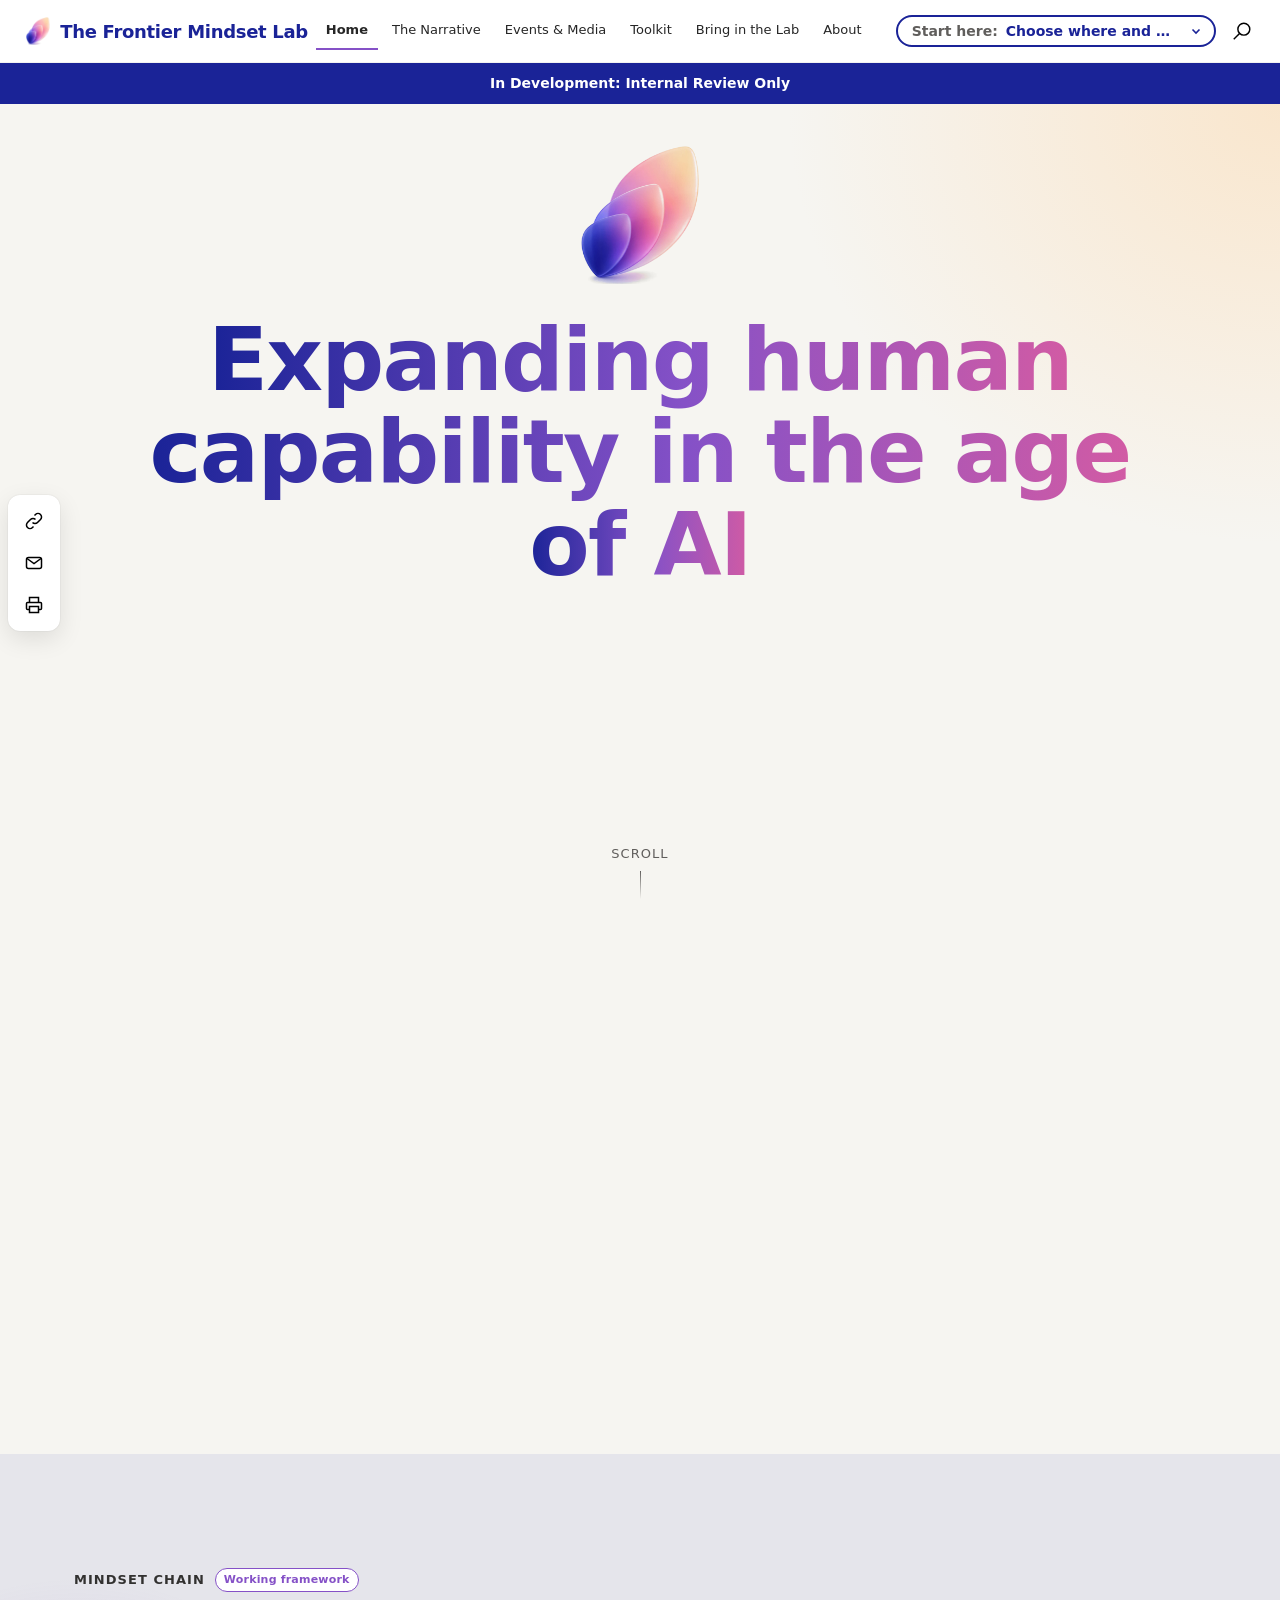
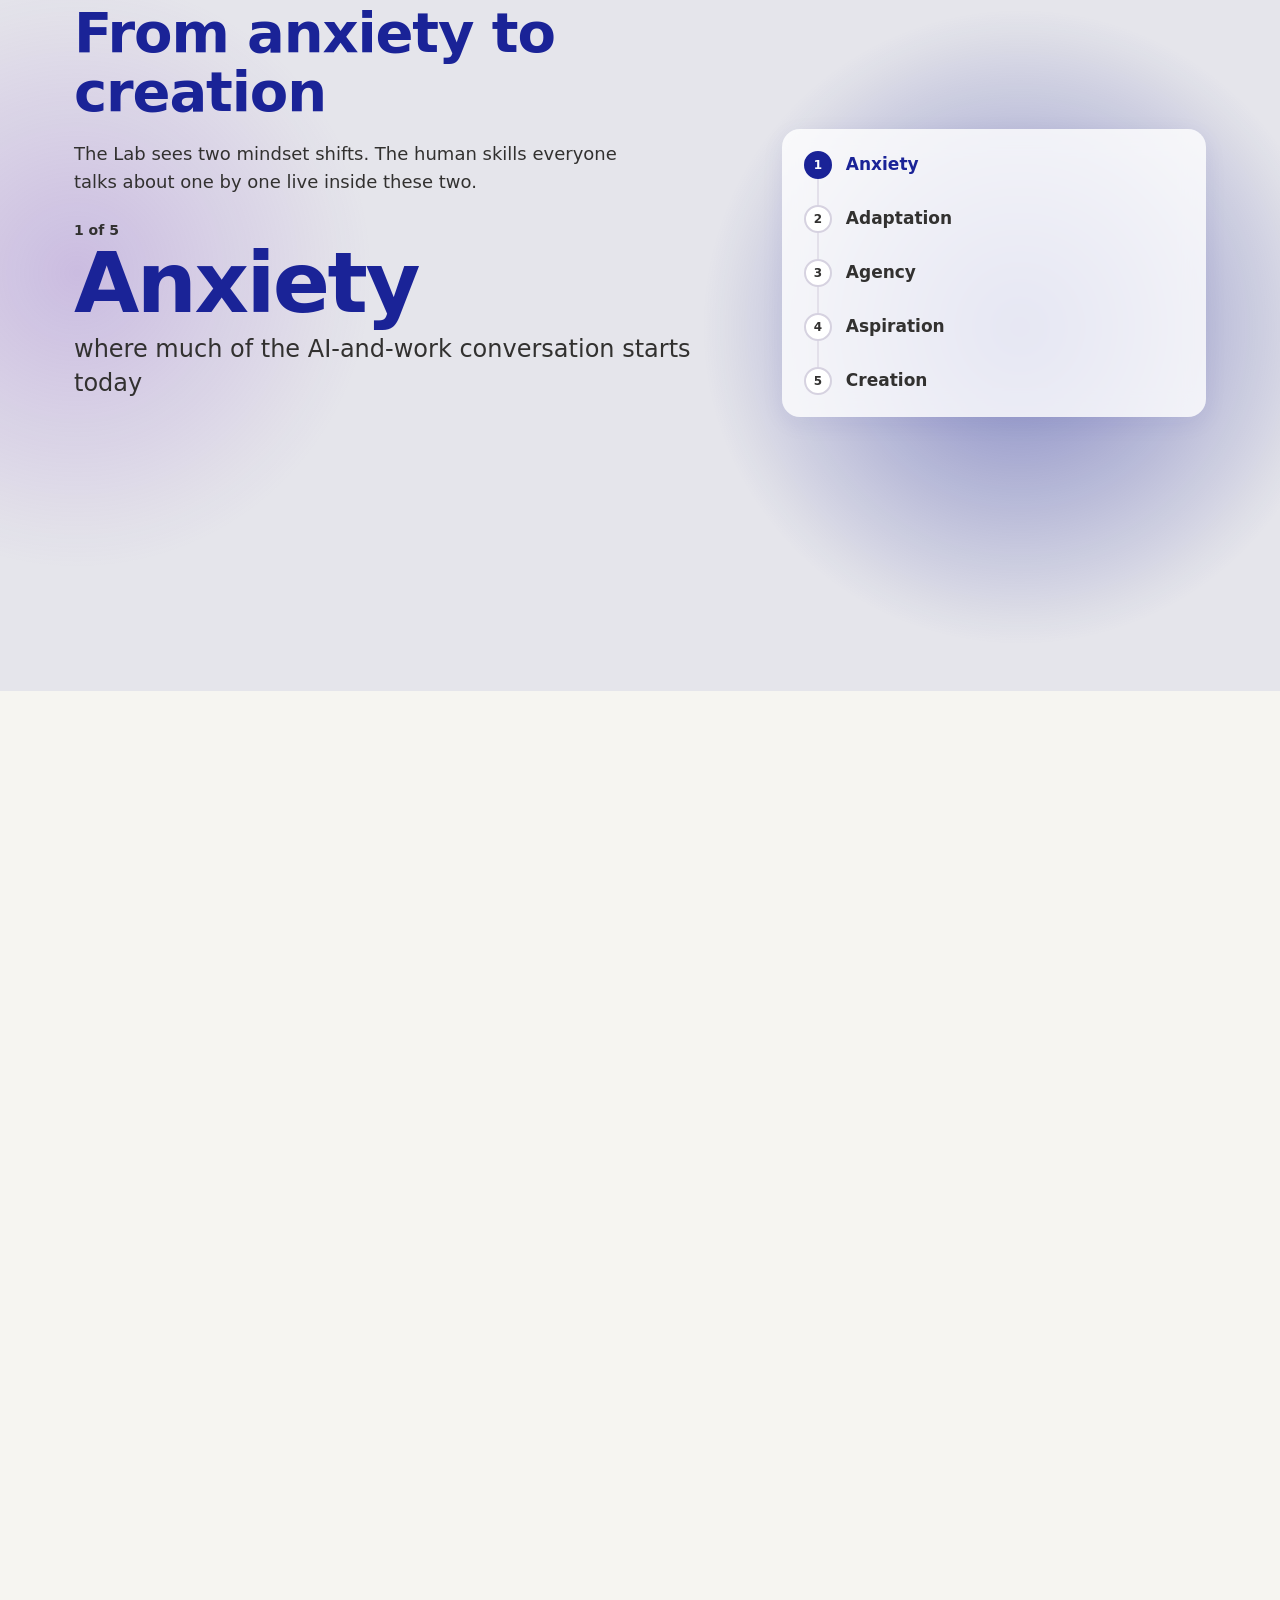
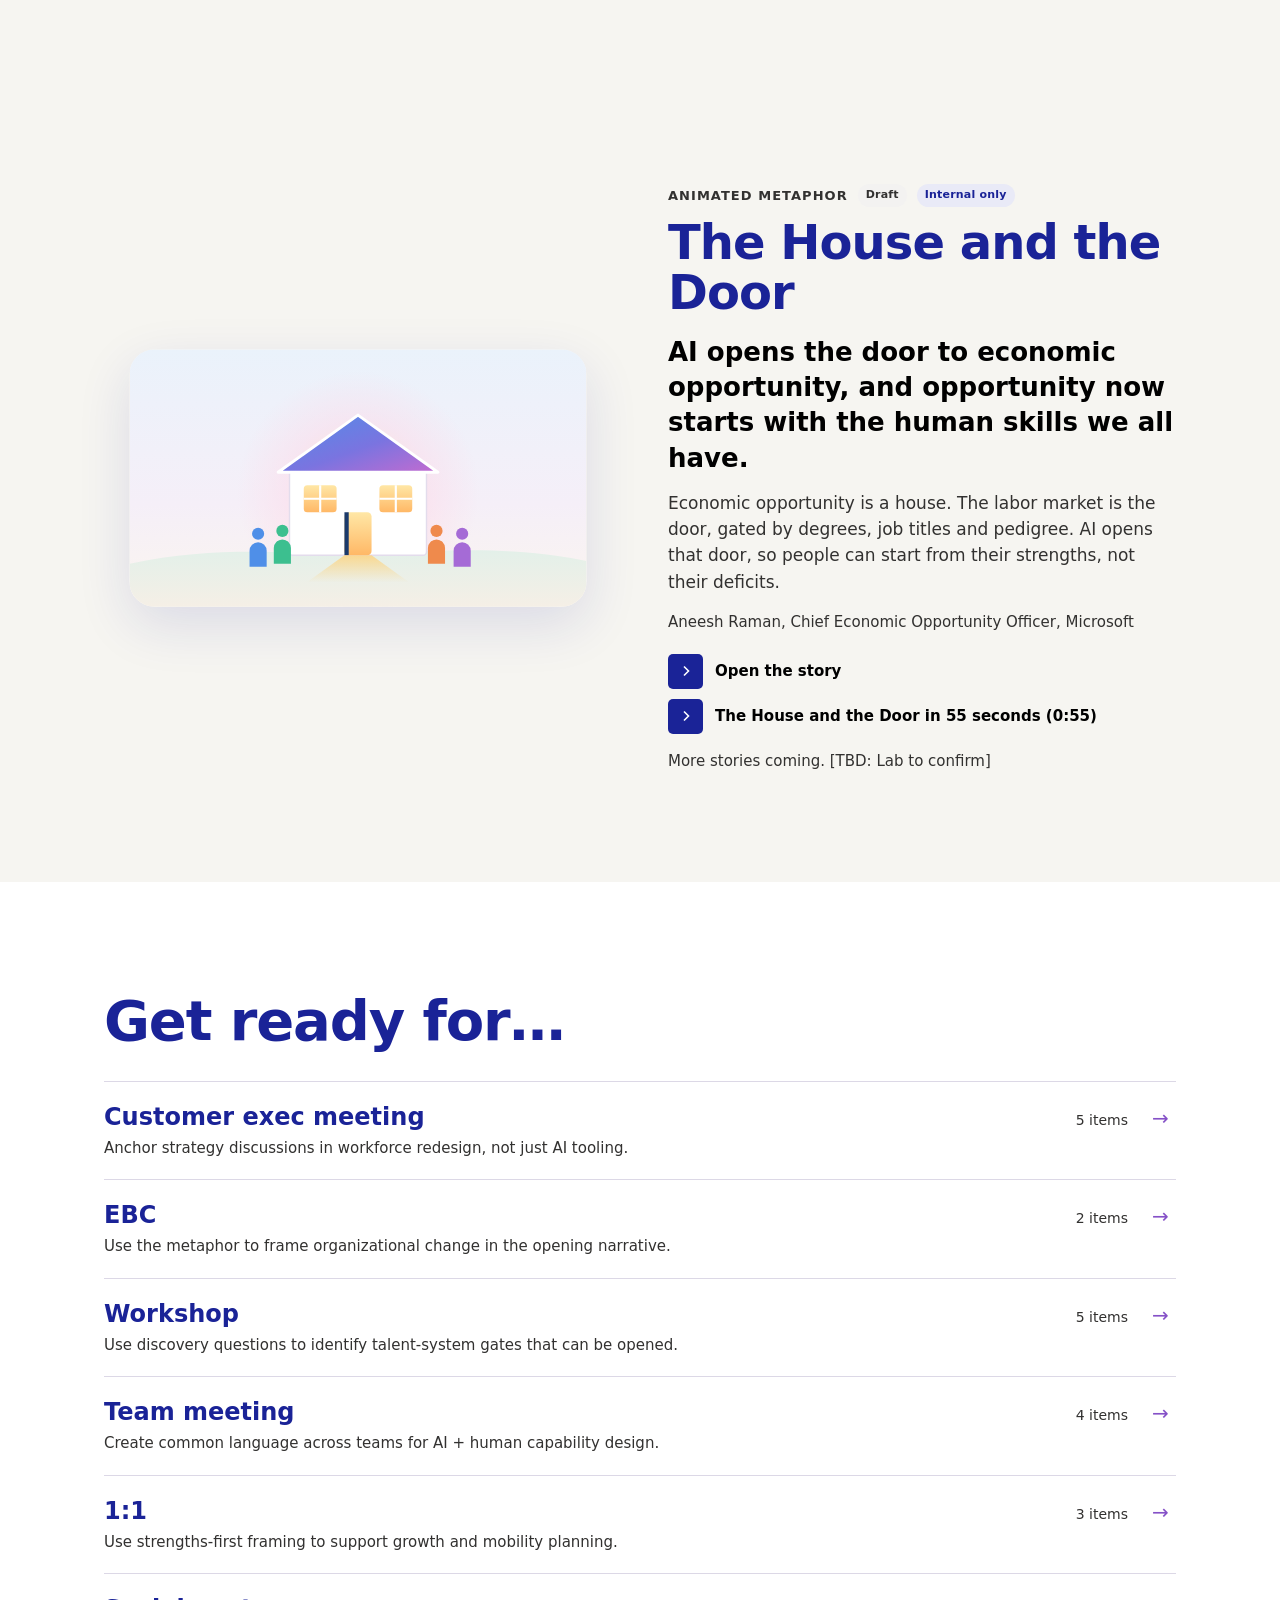
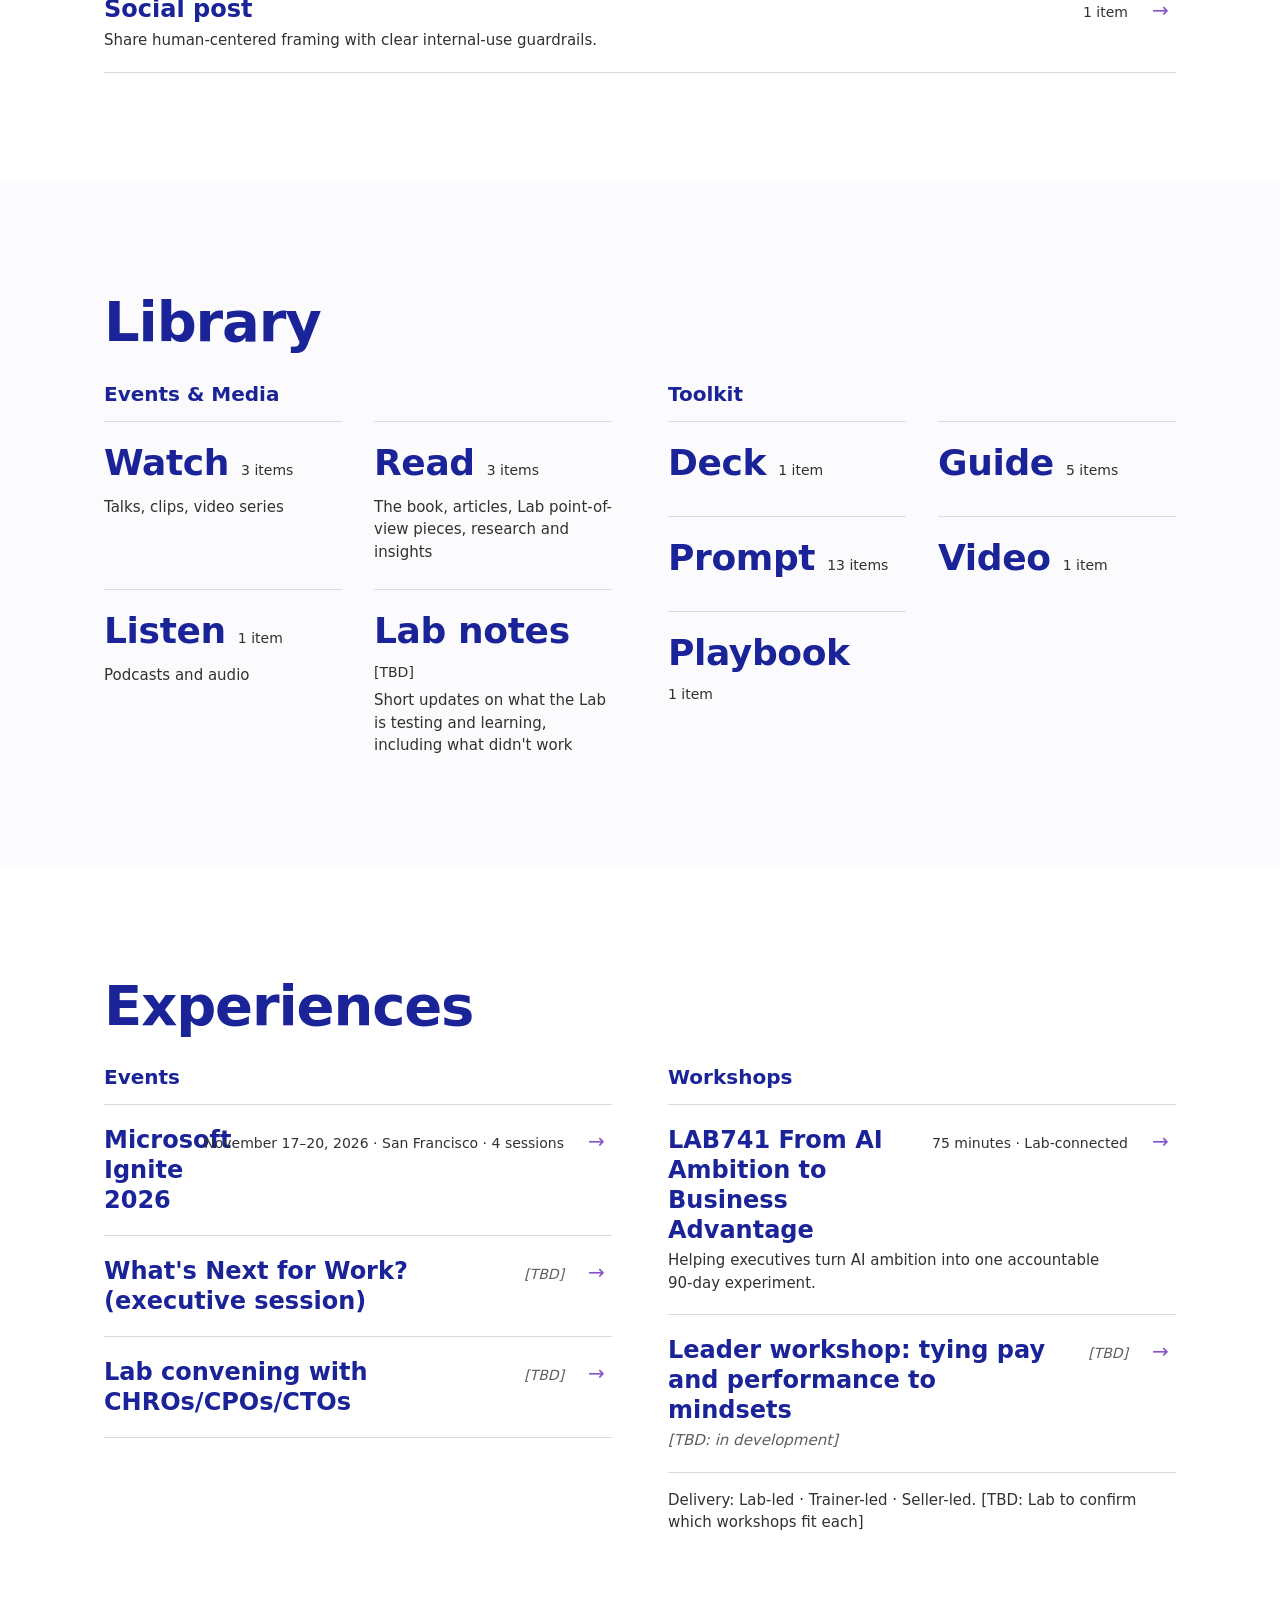
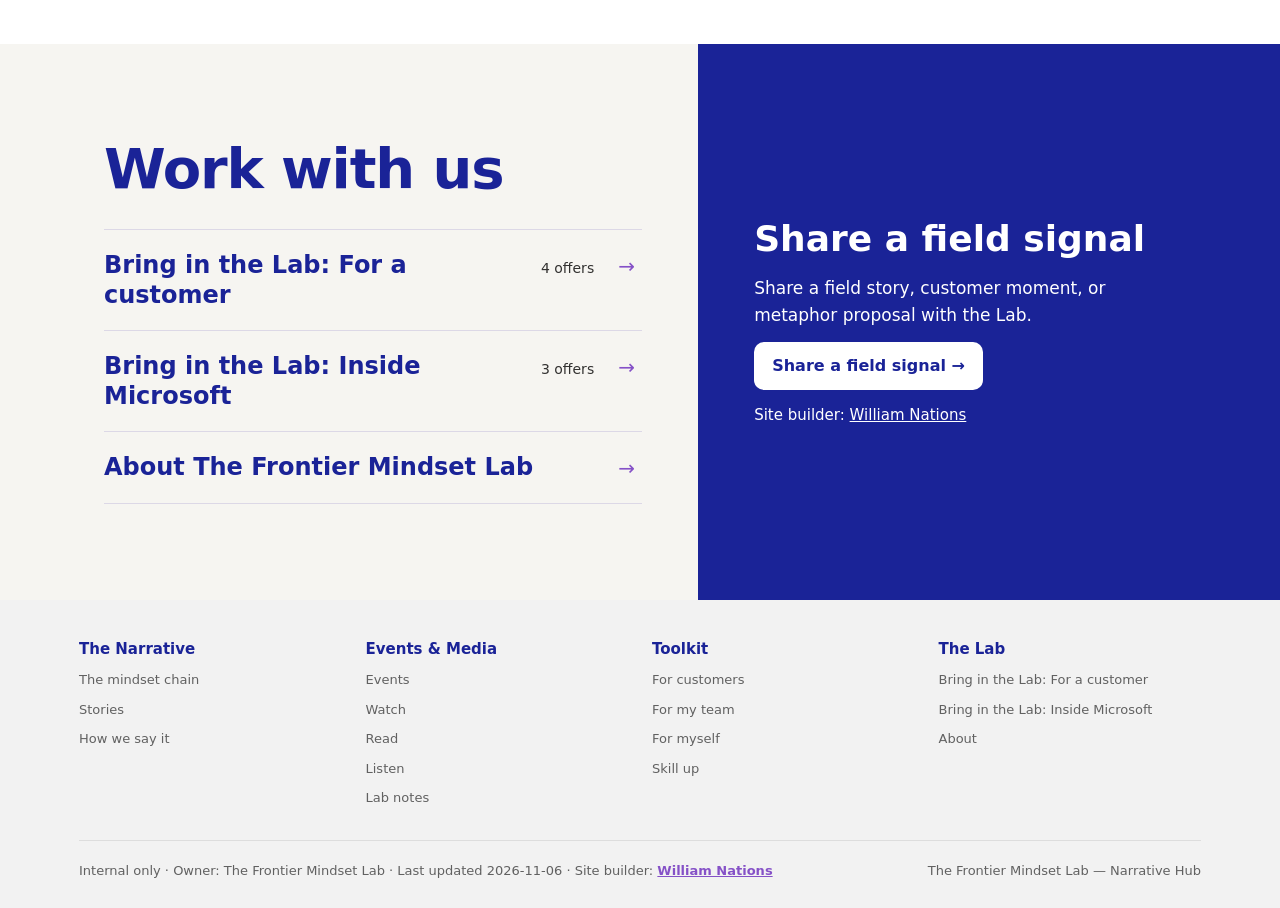
<file: index.html>
<!doctype html>
<html lang="en" data-site="The Frontier Mindset Lab &#8212; Narrative Hub">
<head>
<meta charset="utf-8">
<meta name="viewport" content="width=device-width, initial-scale=1">
<title>The Frontier Mindset Lab &#8212; Narrative Hub</title>
<meta name="description" content="Work is changing, not ending. As AI takes on more of the routine work, human capability becomes more important, not less, and leaders have more agency than they think. The Frontier Mindset Lab helps organizations redesign work around both what AI can do and what people can do, and builds the human skills and mindsets that make that possible.">
<link rel="icon" href="favicon.ico" sizes="16x16 32x32 48x48">
<link rel="apple-touch-icon" href="assets/brand/apple-touch-icon.png">
<!--
  GENERATED FILE: edit portal/content/*.json and portal/src/template.html, then run `node portal/build.js`.

  ADOPTION HUB SHELL
  - One self-contained file: inline CSS + JS, no CDN, no fetch, no external images.
  - Page renders fully with JS blocked (SharePoint-safe); JS only adds tabs,
    sticky-nav highlighting, mobile menu and copy-link.
  - Content blocks are marked with  ====== SECTION: name ======  comments.
  - Image slots fall back to the .ph placeholder when a file is missing.
-->
<style>
:root{
  --font: "Segoe UI", "Segoe UI Web (West European)", -apple-system, BlinkMacSystemFont, system-ui, Roboto, "Helvetica Neue", sans-serif;
  --ink:#000; --ink-2:#323130; --ink-3:#605e5c;
  --line:#e1dfdd; --bg:#fff; --bg-soft:#f8f8f8;
  /* The Frontier Mindset Lab palette (Nov 2026) */
  --lab-indigo:#1A2397;   /* base: headings, nav text, primary buttons (white on it 12.1:1) */
  --lab-violet:#8551C7;   /* accent: links, active states, focus rings, button hover (5.3:1 on white) */
  --lab-magenta:#D25BA4;  /* secondary: badges, tags, highlights; large text and icons only (3.6:1) */
  --lab-coral:#FB96A4;    /* decorative accents, dividers, fills; never text (2.1:1) */
  --lab-peach:#FCDAB0;    /* soft tints: section and hero washes, cards; never text */
  --lab-text-gradient: linear-gradient(90deg, var(--lab-indigo) 0%, var(--lab-violet) 55%, var(--lab-magenta) 100%);
  --blue:var(--lab-violet); --blue-bar:var(--lab-indigo); --navy:var(--lab-indigo);
  /* decorative bars and dividers (not text): may run into coral and peach */
  --rainbow: linear-gradient(90deg,var(--lab-indigo),var(--lab-violet) 38%,var(--lab-magenta) 68%,var(--lab-coral) 88%,var(--lab-peach));
  --card-bg: linear-gradient(45deg,#fff,rgba(255,255,255,.52));
  --shadow: 0 0 1.25px rgba(0,0,0,.12), 0 1.25px 2.5px rgba(0,0,0,.14);
  --shadow-lg: 0 0 2px rgba(0,0,0,.12), 0 8px 24px rgba(0,0,0,.10);
  --r-card:20px; --r-btn:10px;
  --wrap:1170px; --gutter:24px;
  --nav-h:65px;
}
*,*::before,*::after{box-sizing:border-box}
html{scroll-behavior:smooth;scroll-padding-top:calc(var(--nav-h) + 16px);-webkit-text-size-adjust:100%}
@media (prefers-reduced-motion:reduce){html{scroll-behavior:auto}*{transition:none!important}}
body{margin:0;font-family:var(--font);font-size:16px;line-height:1.5;color:var(--ink);background:var(--bg);-webkit-font-smoothing:antialiased}
img{max-width:100%;display:block}
a{color:inherit}
h1,h2,h3,h4{font-weight:600;margin:0;line-height:1.25;color:var(--lab-indigo)}
p{margin:0}
.wrap{max-width:var(--wrap);margin:0 auto;padding:0 var(--gutter)}
.sr-only{position:absolute;width:1px;height:1px;overflow:hidden;clip:rect(0 0 0 0);white-space:nowrap}
.skip{position:absolute;left:8px;top:-60px;background:#000;color:#fff;padding:10px 14px;border-radius:6px;z-index:100;text-decoration:none}
.skip:focus{top:8px}
:focus-visible{outline:2px solid var(--lab-violet);outline-offset:3px}

/* ---------- Global header ---------- */
.site-header{height:63px;background:#fff;border-bottom:1px solid #f2f2f2;position:relative;z-index:30}
.site-header .wrap{height:100%;display:flex;align-items:center;gap:24px;max-width:none;padding:0 26px}
.brand{display:flex;align-items:center;gap:10px;text-decoration:none;color:#505050;font-weight:600;font-size:22px;letter-spacing:-.3px;white-space:nowrap}
.brand-sub{font-size:18px;color:var(--lab-indigo);font-weight:600}
.global-nav{display:flex;gap:4px;margin-left:8px}
.global-nav a{color:var(--lab-indigo);text-decoration:none;font-size:13px;padding:8px 10px;color:#262626;border-bottom:2px solid transparent}
.global-nav a:hover{border-bottom-color:#262626}
.header-actions{margin-left:auto;display:flex;align-items:center;gap:6px}
.icon-btn{width:40px;height:40px;display:grid;place-items:center;background:none;border:0;border-radius:6px;cursor:pointer;color:#000}
.icon-btn:hover{background:#f3f2f1}
.icon-btn svg{width:22px;height:22px}
.menu-btn{display:none}
.drawer{display:none;position:absolute;left:0;right:0;top:63px;background:#fff;box-shadow:var(--shadow-lg);padding:8px 0;z-index:40}
.drawer a{display:block;padding:12px 26px;text-decoration:none;font-weight:600}
.drawer a:hover{background:#f3f2f1}
.drawer.open{display:block}
.search-panel{display:none;position:absolute;right:16px;top:63px;background:#fff;box-shadow:var(--shadow-lg);border-radius:12px;padding:12px;width:min(360px,calc(100vw - 32px));z-index:40}
.search-panel.open{display:block}
.search-panel input{width:100%;font:inherit;padding:10px 12px;border:1px solid #8a8886;border-radius:8px}

/* ---------- Announcement bar ---------- */
.announce{display:block;background:var(--blue-bar);color:#fff;text-align:center;font-size:14px;font-weight:600;padding:10px 35px;text-decoration:none}
.announce:hover span{text-decoration:underline}
.announce svg{width:12px;height:12px;vertical-align:-1px;margin-left:4px}

/* ---------- Hero ---------- */
.hero{position:relative;text-align:center;padding:48px var(--gutter) 70px;overflow:hidden;
  background:radial-gradient(55% 75% at 100% 0%, rgba(252,218,176,.55), rgba(252,218,176,0) 70%), #f6f5f1;}
/* Lab logo (replaces the CSS-drawn Copilot-style mark, archived in _archive/brand/) */
.hero-logo{display:block;height:84px;width:auto;margin:0 auto 22px}
.brand-logo{height:28px;width:auto;flex:0 0 auto}
.global-nav a{white-space:nowrap}   /* header logo must not push nav labels onto two lines */
.hero h1{font-size:clamp(34px,5.2vw,50px);letter-spacing:-.5px;max-width:820px;margin:0 auto;
  background:var(--lab-text-gradient);
  -webkit-background-clip:text;background-clip:text;color:transparent}
.hero p.lede{max-width:640px;margin:16px auto 0;font-size:18px;color:var(--ink-2)}

/* ---------- Section nav (sticky) ---------- */
.page-nav{position:sticky;top:0;z-index:20;background:#fff;box-shadow:var(--shadow)}
.page-nav::before{content:"";display:block;height:3px;background:var(--rainbow)}
.page-nav .wrap{display:flex;gap:28px;overflow-x:auto;scrollbar-width:none;padding-top:20px;padding-bottom:15px}
.page-nav .wrap::-webkit-scrollbar{display:none}
.page-nav a{flex:0 0 auto;text-decoration:none;font-weight:600;font-size:16px;padding-bottom:5px;border-bottom:2px solid transparent;white-space:nowrap}
.page-nav a:hover{border-bottom-color:#999}
.page-nav a.active{border-bottom-color:var(--lab-violet)}

/* ---------- Share rail ---------- */
.share-rail{position:fixed;left:8px;top:55%;z-index:15;display:flex;flex-direction:column;gap:6px;background:#fff;border-radius:12px;box-shadow:var(--shadow-lg);padding:8px}
.share-rail button,.share-rail a{width:36px;height:36px;display:grid;place-items:center;border:0;background:none;border-radius:8px;cursor:pointer;color:#000}
.share-rail :is(button,a):hover{background:#f3f2f1}
.share-rail svg{width:20px;height:20px}
.toast{position:fixed;left:50%;bottom:24px;transform:translateX(-50%) translateY(20px);background:#000;color:#fff;padding:10px 16px;border-radius:8px;font-size:14px;opacity:0;pointer-events:none;transition:.2s}
.toast.show{opacity:1;transform:translateX(-50%)}

/* ---------- Sections ---------- */
.sec{padding:60px 0}
.sec-head{text-align:center;margin-bottom:30px}
.sec-head h2{font-size:30px;letter-spacing:-.2px}
.sec-head p{margin-top:12px;color:var(--ink-2)}
/* pastel washes (stand-ins for the reference's photographic backgrounds) */
.bg-lilac{background:radial-gradient(70% 60% at 10% 0%,rgba(133,81,199,.07),transparent 70%),radial-gradient(60% 60% at 100% 100%,rgba(251,150,164,.08),transparent 70%),#fbfafc}
.bg-peach{background:radial-gradient(70% 60% at 0% 100%,rgba(252,218,176,.35),transparent 70%),radial-gradient(60% 60% at 100% 0%,rgba(26,35,151,.04),transparent 70%),#fcfbf9}
.bg-sky{background:radial-gradient(70% 70% at 0% 0%,rgba(26,35,151,.05),transparent 70%),radial-gradient(60% 60% at 100% 100%,rgba(133,81,199,.06),transparent 70%),#f9fafd}
.bg-mint{background:radial-gradient(70% 70% at 100% 0%,rgba(252,218,176,.28),transparent 70%),radial-gradient(60% 60% at 0% 100%,rgba(251,150,164,.07),transparent 70%),#fcfbfa}

/* ---------- Cards ---------- */
.card{background:var(--card-bg);border:2px solid #fff;border-radius:var(--r-card);box-shadow:var(--shadow);padding:10px;display:flex;flex-direction:column;backdrop-filter:blur(6px)}
.card-body{padding:16px 20px 22px;display:flex;flex-direction:column;flex:1;gap:10px}
.card h3{font-size:17px}
.card p{font-size:15px;color:var(--ink-2)}
.card .card-foot{margin-top:auto;padding-top:14px}
.card.pad{padding:30px 32px}
.grid{display:grid;gap:20px}
.g2{grid-template-columns:repeat(2,1fr)}
.g3{grid-template-columns:repeat(3,1fr)}
.g4{grid-template-columns:repeat(4,1fr)}
.rule{height:2px;background:var(--rainbow);border:0;margin:4px 0 6px;width:100%;opacity:.85}

/* image placeholder */
.ph{aspect-ratio:16/9;border-radius:12px;display:grid;place-items:center;color:rgba(0,0,0,.45);font-size:13px;font-weight:600;letter-spacing:.3px;
  background:linear-gradient(135deg,#ebeaf6,#f2ebfa 50%,#fdf1e3)}
.ph.alt{background:linear-gradient(135deg,#fdf1e3,#ebeaf6 50%,#f2ebfa)}
.ph.warm{background:linear-gradient(135deg,#fdf1e3,#fde6ea 50%,#f2ebfa)}
.ph.dark{background:linear-gradient(135deg,#2a2a2e,#3b3946);color:rgba(255,255,255,.6)}

/* ---------- Buttons & links ---------- */
.btn{display:inline-flex;align-items:center;gap:8px;font:600 15px/1.2 var(--font);text-decoration:none;border-radius:var(--r-btn);padding:10px 15px;border:2px solid var(--lab-indigo);background:var(--lab-indigo);color:#fff;cursor:pointer;transition:background .15s,color .15s}
.btn:hover{background:var(--lab-violet);border-color:var(--lab-violet)}
.btn.ghost{background:transparent;color:var(--lab-indigo)}
.btn.ghost:hover{background:var(--lab-indigo);color:#fff}
.btn.sm{font-size:12px;padding:8px 12px}
.btn svg,.ilink svg{width:12px;height:12px;flex:0 0 auto}
.ilink{display:inline-flex;align-items:center;gap:12px;font-weight:600;font-size:15px;text-decoration:none}
.ilink .sq{width:35px;height:35px;border-radius:5px;background:var(--navy);color:#fff;display:grid;place-items:center;transition:transform .15s}
.ilink:hover .sq{transform:translateX(3px)}
.ilink:hover span:last-child{text-decoration:underline}
.btn-row{display:flex;flex-wrap:wrap;gap:12px;margin-top:20px}

/* ---------- Feature split (hero card) ---------- */
.feature{display:grid;grid-template-columns:1fr 1.15fr;gap:0;overflow:hidden;padding:0}
.feature .copy{padding:48px 40px;display:flex;flex-direction:column;justify-content:center;gap:16px}
.feature .copy h2{font-size:30px}
.feature .copy p{color:var(--ink-2)}
.feature .visual{padding:20px 0 20px 20px}
.feature .visual .ph{aspect-ratio:auto;height:100%;min-height:280px;border-radius:16px 0 0 16px}

/* mock "chat" visual used in prompt gallery */
.mock-chat{border-radius:16px;background:linear-gradient(135deg,#f2ebfa,#fdf1e3);height:100%;min-height:260px;display:flex;flex-direction:column;justify-content:center;align-items:center;gap:18px;padding:28px;text-align:center}
.mock-chat .big{font-size:clamp(22px,3vw,32px);font-weight:400;line-height:1.2}
.chips{display:flex;flex-wrap:wrap;gap:8px;justify-content:center}
.chips span{font-size:11px;color:var(--ink-3);border:1px solid #d6d4e0;background:#fff;border-radius:8px;padding:6px 10px}

/* ---------- Pill tabs ---------- */
.tabs{display:flex;justify-content:center;margin:0 auto 30px}
.tablist{display:inline-flex;gap:4px;background:#fff;border-radius:100px;padding:5px;box-shadow:var(--shadow);max-width:100%;overflow-x:auto;scrollbar-width:none}
.tablist button{font:400 16px var(--font);border:0;background:none;padding:10px 20px;border-radius:100px;color:var(--blue);cursor:pointer;white-space:nowrap}
.tablist button:hover{background:#f3f2f1}
.tablist button[aria-selected="true"]{background:var(--lab-violet);color:#fff}
.tabpanel[hidden]{display:none}

/* ---------- Prompt cards ---------- */
.prompt .card-body{padding:22px 22px 24px}
.prompt-head{display:flex;align-items:center;gap:10px}
.spark{width:22px;height:22px;border-radius:6px;flex:0 0 auto;background:conic-gradient(from 200deg,var(--lab-indigo),var(--lab-violet),var(--lab-magenta),var(--lab-coral),var(--lab-peach),var(--lab-indigo))}

/* ---------- Video card ---------- */
.video-card{max-width:760px;margin:0 auto}
.video-card .ph{position:relative;aspect-ratio:16/9;border-radius:12px}
.play{position:absolute;inset:0;margin:auto;width:64px;height:64px;border-radius:50%;background:rgba(255,255,255,.85);display:grid;place-items:center;border:0;cursor:pointer}
.play svg{width:22px;height:22px;margin-left:3px}
.video-card h3{font-size:22px}

/* ---------- Stat / why cards ---------- */
.stat{font-size:44px;font-weight:600;line-height:1;background:var(--rainbow);-webkit-background-clip:text;background-clip:text;color:transparent}

/* ---------- News + events ---------- */
.news .ph{aspect-ratio:16/8}
.news h3 a{color:var(--blue);text-decoration:underline}
.meta{display:flex;align-items:center;gap:6px;font-size:13px;color:var(--ink-3)}
.meta svg{width:14px;height:14px}
.events h3{font-size:22px}
.event{display:flex;gap:14px;padding:16px 0;border-bottom:1px solid var(--line)}
.event:last-of-type{border-bottom:0}
.event .cal{width:28px;height:28px;border-radius:6px;background:#000;color:#fff;display:grid;place-items:center;flex:0 0 auto;margin-top:2px}
.event .cal svg{width:16px;height:16px}
.event a{font-size:18px;font-weight:600;color:var(--blue)}
.event p{font-size:14px;color:var(--ink-2)}

/* ---------- Narrative Hub components ---------- */
.announce.static{cursor:default}
.badges{display:flex;flex-wrap:wrap;gap:6px}
.badge{font-size:11px;font-weight:600;letter-spacing:.2px;padding:3px 8px;border-radius:100px;background:#f3f2f1;color:var(--ink-2);white-space:nowrap}
.badge.draft{background:#f3f2f1;color:#323130}
.badge.review{background:#fde7e9;color:#8a1c24}
.badge.internal{background:#e9eaf7;color:var(--lab-indigo)}
.badge.ok{background:#dff6dd;color:#0e5c0e}
.tbd{color:var(--ink-3);font-style:italic}
.eyebrow{font-size:13px;font-weight:600;color:var(--ink-3);text-transform:uppercase;letter-spacing:.6px}
.kicker{font-size:14px;color:var(--ink-3)}
/* video keeps its native shape (portrait or landscape), centered on a soft panel */
.visual.media{display:flex;align-items:center;justify-content:center;padding:20px;margin:20px 20px 20px 0;border-radius:16px;
  background:radial-gradient(70% 70% at 20% 10%,rgba(133,81,199,.08),transparent 70%),radial-gradient(70% 70% at 90% 90%,rgba(252,218,176,.35),transparent 70%),#faf9fc}
video.player{display:block;max-width:100%;max-height:520px;width:auto;height:auto;border-radius:14px;background:#111;box-shadow:0 10px 30px rgba(0,0,0,.18)}
.beat .ts{font:600 12px/1 var(--font);color:var(--lab-indigo);background:#f1ebfa;border-radius:6px;padding:5px 8px;align-self:flex-start;border:0;cursor:pointer}
.beat .ts:hover{background:#e7dcf6}
.beat blockquote{margin:0;font-size:17px;line-height:1.4;color:var(--ink)}
.num{font-size:28px;font-weight:600;line-height:1;background:var(--rainbow);-webkit-background-clip:text;background-clip:text;color:transparent}
.list{margin:0;padding:0;list-style:none;display:grid;gap:10px}
.list li{position:relative;padding-left:22px;font-size:15px;color:var(--ink-2)}
.list li::before{content:"";position:absolute;left:0;top:.55em;width:10px;height:10px;border-radius:3px;background:var(--rainbow)}
.list.no li::before{background:#c4314b;height:2px;top:.7em}
.list.qs li::before{content:"?";background:none;color:var(--blue);font-weight:700;top:0;width:auto;height:auto}
.role-grid{display:grid;grid-template-columns:1.2fr 1fr;gap:20px}
.role-grid .stack{display:grid;gap:20px;align-content:start}
.callout{border-left:4px solid;border-image:var(--rainbow) 1;padding:4px 0 4px 16px;font-size:17px;line-height:1.45}
.prompt-text{font-size:15px;color:var(--ink-2);background:#fff;border:1px solid #edebe9;border-radius:10px;padding:12px 14px}
.copy-btn svg{width:13px;height:13px}
.chip-row{display:flex;flex-wrap:wrap;gap:8px;justify-content:center;margin-bottom:24px}
.chip{font:600 14px var(--font);border:1px solid #c8c6c4;background:#fff;border-radius:100px;padding:7px 16px;cursor:pointer;color:var(--ink)}
.chip[aria-pressed="true"]{background:var(--lab-violet);border-color:var(--lab-violet);color:#fff}
.asset .type{display:flex;align-items:center;gap:10px}
.asset .ico{width:36px;height:36px;border-radius:10px;display:grid;place-items:center;color:#fff;background:var(--navy);flex:0 0 auto}
.asset .ico svg{width:18px;height:18px}
.asset[hidden]{display:none}
.links{display:flex;flex-direction:column;gap:12px}
.faq{max-width:860px;margin:0 auto;display:grid;gap:12px}
.faq details{background:var(--card-bg);border:2px solid #fff;border-radius:16px;box-shadow:var(--shadow);padding:0 24px}
.faq summary{list-style:none;cursor:pointer;font-weight:600;font-size:17px;padding:20px 32px 20px 0;position:relative}
.faq summary::-webkit-details-marker{display:none}
.faq summary::after{content:"";position:absolute;right:4px;top:50%;width:9px;height:9px;border-right:2px solid #000;border-bottom:2px solid #000;transform:translateY(-70%) rotate(45deg);transition:transform .2s}
.faq details[open] summary::after{transform:translateY(-30%) rotate(-135deg)}
.faq details p{padding:0 0 20px;color:var(--ink-2)}
.steps{margin:0;padding-left:20px;display:grid;gap:8px;font-size:15px;color:var(--ink-2)}
.steps code{font-size:13px;background:#f3f2f1;padding:1px 5px;border-radius:4px}
[hidden]{display:none!important}

/* concepts */
.concept{padding:10px;overflow:hidden}
.concept-art{display:block;border-radius:12px;overflow:hidden;aspect-ratio:16/9;background:#f3f0f7}
.concept-art img{width:100%;height:100%;object-fit:cover;transition:transform .4s}
.concept:hover .concept-art img{transform:scale(1.03)}
.concept-art .ph{height:100%;border-radius:0}
.concept-title{font-size:22px}
.concept-title a{text-decoration:none}
.concept-title a:hover{text-decoration:underline}
.for{display:flex;flex-wrap:wrap;align-items:center;gap:6px}
.for .kicker{margin-right:2px}
.badge.role{background:var(--lab-indigo);color:#fff;text-decoration:none}
a.badge.role:hover{background:#333}
.propose{border-style:dashed;border-color:#c8c6c4;background:rgba(255,255,255,.55);justify-content:center}
.empty{text-align:center;color:var(--ink-2);margin:24px auto 0;max-width:640px}
.role-panel{margin-top:44px}
.role-head{text-align:center;font-size:22px;margin-bottom:20px}
.role-head span{background:var(--rainbow);-webkit-background-clip:text;background-clip:text;color:transparent}
.made-note{font-size:14px;color:var(--ink-2);border-left:3px solid;border-image:var(--rainbow) 1;padding-left:10px}
.concept-hero .made-note{display:inline-block;margin:14px auto 0;max-width:640px;text-align:left}
.made-steps{margin:0;padding:0;list-style:none;counter-reset:s;display:grid;gap:12px}
.made-steps li{counter-increment:s;position:relative;padding-left:40px;font-size:15px;color:var(--ink-2);min-height:28px}
.made-steps li::before{content:counter(s);position:absolute;left:0;top:-2px;width:28px;height:28px;border-radius:50%;background:#000;color:#fff;font:600 13px/28px var(--font);text-align:center}
/* concept page header */
.concept-hero{padding-top:28px}
.crumbs{display:flex;justify-content:center;gap:8px;font-size:14px;color:var(--ink-3);margin-bottom:18px}
.crumbs a{color:var(--blue);text-decoration:none;font-weight:600}
.crumbs a:hover{text-decoration:underline}
.hero-meta{display:flex;flex-wrap:wrap;justify-content:center;align-items:center;gap:8px;margin-top:18px}

/* embedded explainer: 16:9 stage + ~54px control bar inside the iframe */
.explainer-card{max-width:980px;margin:0 auto;padding:14px}
.explainer-frame{container-type:inline-size}
.explainer-frame iframe{display:block;width:100%;height:calc(56.25cqw + 54px);border:0;border-radius:14px;background:transparent}
.explainer-foot{display:flex;flex-wrap:wrap;align-items:center;justify-content:space-between;gap:12px;padding:14px 8px 6px}
@media (max-width:860px){.role-grid{grid-template-columns:1fr} .visual.media{margin:0 20px 20px} video.player{max-height:440px}}

/* ---------- Footer ---------- */
.site-footer{background:#f2f2f2;color:#616161;font-size:13px;padding:40px 0 28px}
.foot-cols{display:grid;grid-template-columns:repeat(4,1fr);gap:24px;margin-bottom:32px}
.foot-cols h4{font-size:15px;color:#000;margin-bottom:12px}
.foot-cols ul{list-style:none;margin:0;padding:0;display:grid;gap:10px}
.foot-cols a{text-decoration:none}
.foot-cols a:hover{text-decoration:underline}
.foot-bottom{display:flex;flex-wrap:wrap;gap:18px;align-items:center;justify-content:space-between;border-top:1px solid #ddd;padding-top:20px}

/* ---------- Responsive ---------- */
@media (max-width:1240px){.share-rail{display:none}}
/* below 740px the site name and the Start here pill do not both fit (the pill grows up to 320px): show the Lab logo only.
   The header link keeps the site name as its accessible name. */
@media (max-width:740px){.brand-sub{display:none}}
/* the full nav needs ~1165px (up to ~1213px with the longest Start here label); below 1230px use the menu button */
@media (max-width:1230px){
  .global-nav{display:none}
  .menu-btn{display:grid}
}
@media (max-width:1080px){
  .g4{grid-template-columns:repeat(2,1fr)}
}
@media (max-width:860px){
  .g3{grid-template-columns:1fr 1fr}
  .feature{grid-template-columns:1fr}
  .feature .visual{padding:0 20px 20px}
  .feature .visual .ph{border-radius:16px;min-height:200px}
  .feature .copy{padding:32px 28px 20px}
  .foot-cols{grid-template-columns:1fr 1fr}
  .share-rail{display:none}
}
@media (max-width:600px){
  :root{--gutter:16px}
  .g2,.g3,.g4{grid-template-columns:1fr}
  .sec{padding:44px 0}
  .sec-head h2,.feature .copy h2{font-size:26px}
  .hero{padding:36px 16px 52px}
  .card.pad{padding:24px 22px}
  .tabs{justify-content:flex-start}
}
@media print{.site-header,.announce,.page-nav,.share-rail{display:none}}

/* =====================================================================
   RESTRUCTURE (Nov 2026): routes, role chooser, page components.
   Built only from the existing tokens: cards, chips, badges, buttons, links.
   ===================================================================== */
/* gradient TEXT uses deeper stops of the same hues so headings meet contrast; bars keep --rainbow */
:root{--rainbow-text:var(--lab-text-gradient)}
.hero h1{background:var(--lab-text-gradient);-webkit-background-clip:text;background-clip:text}
.stat,.num,.role-head span{background:var(--rainbow-text);-webkit-background-clip:text;background-clip:text}
.rainbow-rule{height:3px;background:var(--rainbow)}

/* header: active route + role pill */
.global-nav a[aria-current="page"]{border-bottom-color:var(--lab-violet);font-weight:600}
.drawer a[aria-current="page"]{background:#f3f2f1}
.role-pill{position:relative}
.role-btn{display:inline-flex;align-items:center;gap:8px;font:600 14px var(--font);color:var(--lab-indigo);border:2px solid var(--lab-indigo);border-radius:100px;padding:6px 12px 6px 14px;background:#fff;cursor:pointer;white-space:nowrap;max-width:min(52vw,320px)}
.role-btn:hover{background:#f3f2f1}
.role-btn .k{color:var(--ink-3)}
.role-btn .v{overflow:hidden;text-overflow:ellipsis}
.role-btn svg{width:12px;height:12px;flex:0 0 auto}
.role-menu{position:absolute;right:0;top:calc(100% + 8px);background:#fff;border-radius:14px;box-shadow:var(--shadow-lg);padding:10px;width:270px;z-index:45;display:grid;gap:2px}
.role-menu p{margin:4px 10px 8px;font-size:13px;color:var(--ink-3)}
.role-menu button{text-align:left;font:400 15px var(--font);color:#000;border:0;background:none;padding:10px 12px;border-radius:8px;cursor:pointer}
.role-menu button:hover{background:#f3f2f1}
.role-menu button[aria-pressed="true"]{background:var(--lab-violet);color:#fff}
.role-menu .all{border-top:1px solid var(--line);margin-top:6px;padding-top:12px;font-weight:600}
@media (max-width:600px){.role-btn .k{display:none}}

/* route heroes */
.route-hero{padding:40px var(--gutter) 48px}
.route-hero h1{font-size:clamp(30px,4.4vw,44px)}
.hero h1:focus{outline:none}
.hero .eyebrow{margin-bottom:10px}
.hero .badges{justify-content:center;margin-top:16px}
.role-chooser{margin:26px auto 0;max-width:900px}
.role-chooser .label{width:100%;text-align:center;font-weight:600;margin-bottom:2px}
.section-badges{display:flex;justify-content:center;margin-top:10px}

/* page-nav as buttons (hash is reserved for routes) */
.page-nav button{flex:0 0 auto;font:600 16px var(--font);color:#000;background:none;border:0;padding:0 0 5px;border-bottom:2px solid transparent;white-space:nowrap;cursor:pointer}
.page-nav button:hover{border-bottom-color:#999}
.page-nav button.active{border-bottom-color:var(--lab-violet)}

/* home */
.tile{gap:10px}
.tile h3{font-size:22px}
.tile:hover{box-shadow:var(--shadow-lg)}
.feature .story-art{display:block;height:100%;min-height:240px;border-radius:16px 0 0 16px;overflow:hidden;background:#f3f0f7}
.feature .story-art img{width:100%;height:100%;object-fit:cover}

/* narrative */
.big-quote{max-width:900px;margin:0 auto;font-size:clamp(19px,2.2vw,23px);line-height:1.5;color:var(--ink)}
.prose{max-width:860px;margin:0 auto;display:grid;gap:14px;font-size:17px;color:var(--ink-2)}
.prose p{margin:0}
.tagline{text-align:center;max-width:760px;margin:28px auto 0;font-size:18px}
.for-you{margin-bottom:28px}
.for-you .k{display:flex;align-items:center;gap:10px;flex-wrap:wrap}
.for-you-invite{text-align:center;color:var(--ink-2)}
.say-table{width:100%;border-collapse:collapse;font-size:16px}
.say-table th{text-align:left;font-size:13px;text-transform:uppercase;letter-spacing:.6px;color:var(--ink-3);padding:0 16px 12px}
.say-table td{padding:14px 16px;border-top:1px solid #edebe9;vertical-align:top}
.say-table td:first-child{font-weight:600;color:var(--ink)}
.say-table td:last-child{color:var(--ink-2)}
.say-table .mark{display:inline-block;width:20px;font-weight:700}
.say-table td:first-child .mark{color:#0e7a0d}
.say-table td:last-child .mark{color:#a4262c}
@media (max-width:600px){.say-table thead{display:none}.say-table tr{display:block;border-top:1px solid #edebe9;padding:8px 0}.say-table td{display:block;border:0;padding:6px 8px}}
.quote-card blockquote{margin:0;font-size:17px;line-height:1.45;color:var(--ink)}
.quote-card .who{font-weight:600}
.sources{margin:0 auto;max-width:760px;padding-left:20px;display:grid;gap:10px;font-size:16px;color:var(--ink-2)}

/* watch & toolkit items */
.thumb{display:block;aspect-ratio:16/9;border-radius:12px;overflow:hidden;background:linear-gradient(135deg,#ebeaf6,#f2ebfa 50%,#fdf1e3)}
.thumb img{width:100%;height:100%;object-fit:cover}
.thumb .ico-big{width:100%;height:100%;display:grid;place-items:center;color:rgba(0,0,0,.45)}
.thumb .ico-big svg{width:44px;height:44px}
.meta-list{display:grid;gap:4px;font-size:14px;color:var(--ink-2)}
.role-notice{display:flex;flex-wrap:wrap;align-items:center;justify-content:center;gap:8px;text-align:center;background:#fff;border-radius:100px;box-shadow:var(--shadow);padding:8px 10px 8px 18px;margin:0 auto 24px;width:fit-content;max-width:100%;font-size:15px}
.linkish{font:600 14px var(--font);border:0;background:var(--lab-indigo);color:#fff;border-radius:100px;padding:6px 14px;cursor:pointer}
.linkish:hover{background:var(--lab-violet)}
.strip-head{display:flex;align-items:baseline;justify-content:space-between;gap:12px;margin:0 0 16px}
.strip-head h3{font-size:22px}
.upcoming{margin-bottom:36px}
.past{margin-top:40px}
.filters{display:flex;flex-wrap:wrap;justify-content:center;align-items:center;gap:10px 18px;margin-bottom:24px}
.filters label{font-weight:600;font-size:14px}
.filters select{font:inherit;font-size:14px;padding:7px 12px;border:1px solid #8a8886;border-radius:100px;background:#fff}
.filters .chip-row{margin:0}
.tab-desc{text-align:center;color:var(--ink-2);margin:-14px 0 22px}
.tkitem .top{display:flex;justify-content:space-between;align-items:flex-start;gap:10px}
.badge.share{font-size:12px;padding:5px 10px;border:1.5px solid currentColor}
.badge.tbdb{background:#f3f2f1;color:var(--ink-2);font-style:italic}
.qlist{list-style:none;margin:0;padding:0;display:grid;gap:8px}
.qlist li{display:flex;gap:10px;align-items:flex-start;justify-content:space-between;font-size:15px;color:var(--ink-2);background:#fff;border:1px solid #edebe9;border-radius:10px;padding:10px 12px}
.icon-copy{flex:0 0 auto;width:32px;height:32px;border-radius:8px;border:1px solid #c8c6c4;background:#fff;display:grid;place-items:center;cursor:pointer}
.icon-copy:hover{background:#f3f2f1}
.icon-copy svg{width:14px;height:14px}
.empty-note{text-align:center;color:var(--ink-2);padding:20px}

/* story detail */
.crumbs{flex-wrap:wrap}
.connects{display:flex;flex-wrap:wrap;gap:6px}
.dl-link{font-size:14px;font-weight:600;color:var(--lab-indigo)}   /* sits on a tinted panel: indigo keeps 4.5:1+ */
.media-stack{display:flex;flex-direction:column;align-items:center;gap:10px}
.track{display:flex;gap:4px;margin-bottom:20px}
.track button{height:14px;border:0;border-radius:4px;background:#d6d4e0;cursor:pointer;padding:0;min-width:10px}
.track button:hover{background:#b9b6c8}
.track button[aria-pressed="true"]{background:var(--rainbow)}
.beats-layout{display:grid;grid-template-columns:1.25fr 1fr;gap:24px;align-items:start}
.beat-list{display:grid;gap:12px}
.beat-btn{display:grid;grid-template-columns:auto 1fr;gap:4px 14px;text-align:left;font:inherit;color:inherit;width:100%;cursor:pointer;padding:16px 18px}
.beat-btn .num{grid-row:span 3;font-size:24px}
.beat-btn .tc{font:600 13px var(--font);color:var(--blue)}
.beat-btn .bt{font-size:15px;color:var(--ink-2)}
.beat-btn[aria-pressed="true"]{border-color:var(--lab-violet);box-shadow:var(--shadow-lg)}
.player-panel{position:sticky;top:calc(var(--nav-h) + 20px)}
.player-panel .tabs{margin-bottom:14px}
.player-panel video.player{max-height:440px}
.now-playing{font-size:14px;color:var(--ink-2);text-align:center;margin-top:10px;min-height:1.5em}
.fmt-ph{aspect-ratio:9/16;max-height:440px;margin:0 auto;display:grid;place-items:center;text-align:center;padding:20px}
.fmt-ph.w{aspect-ratio:16/9}.fmt-ph.s{aspect-ratio:1/1}
.shelf{margin-top:30px}
.shelf h3{font-size:20px;margin-bottom:14px}
.asset.missing{border-style:dashed;border-color:#c8c6c4;background:rgba(255,255,255,.55)}
@media (max-width:860px){.beats-layout{grid-template-columns:1fr}.player-panel{position:static}.feature .story-art{border-radius:16px;min-height:200px}}

/* engage + about */
.offer .who{font-size:14px;color:var(--ink-2)}
.sendto{font-size:13px;color:var(--ink-3)}

/* ---------- carried over from Round 1 fixes ---------- */
.foot-h{font-size:15px;color:var(--lab-indigo);margin:0 0 12px}
@media (max-width:480px){
  .site-header .wrap{padding:0 14px;gap:10px}
  .header-actions{gap:2px}
  .role-btn{max-width:170px;padding:5px 10px;font-size:13px}
  .icon-btn{width:38px;height:38px}
}

/* =====================================================================
   ROUND 2: scope doors, mindset chain, chips, Events & Media, Skill up, lanes
   ===================================================================== */
.badge.wf{background:#fff;color:var(--lab-violet);border:1.5px solid var(--lab-violet)}
.badge.proposed{background:#fff;color:#323130;border:1.5px dashed var(--lab-magenta)}
.tag-chips{display:flex;flex-wrap:wrap;gap:6px}
.tag-chip{display:inline-flex;align-items:center;gap:4px;font-size:12px;font-weight:600;padding:3px 10px;border-radius:100px;background:#f3f2f1;color:#323130;text-decoration:none}
a.tag-chip:hover{text-decoration:underline}
.tag-chip.story{background:#f1ebfa;color:var(--lab-indigo)}
.tag-chip.inside{background:#fdf0e0;color:var(--lab-indigo)}
.muted{color:var(--ink-3);font-size:14px}
.flash{outline:3px solid var(--lab-violet);outline-offset:4px}
.role-notice{min-height:42px}

/* Home: two doors */
.doors{display:grid;grid-template-columns:1fr 1fr;gap:14px;max-width:760px;margin:26px auto 0}
.door{text-align:left;font:inherit;color:inherit;cursor:pointer;background:#fff;border:2px solid #fff;border-radius:16px;box-shadow:var(--shadow);padding:16px 18px;display:grid;gap:4px}
.door:hover{box-shadow:var(--shadow-lg)}
.door strong{font-size:19px}
.door span{font-size:13px;color:var(--ink-2)}
.door[aria-pressed="true"]{border-color:var(--lab-violet)}
@media (max-width:600px){.doors{grid-template-columns:1fr}}

/* Mindset chain */
.chain{list-style:none;margin:28px 0 0;padding:0;display:grid;grid-template-columns:repeat(5,1fr);gap:18px;align-items:start}
.chain>li{position:relative}
.chain>li:not(:last-child)::after{content:"\2192 ";position:absolute;right:-15px;top:14px;font-weight:700;color:var(--ink-3)}
.chain-step{width:100%;display:flex;align-items:center;gap:10px;font:600 17px var(--font);color:#000;background:#fff;border:2px solid #fff;border-radius:14px;box-shadow:var(--shadow);padding:12px 14px;cursor:pointer;text-align:left}
.chain-step:hover{box-shadow:var(--shadow-lg)}
.chain-step .n{width:28px;height:28px;border-radius:50%;background:var(--lab-indigo);color:#fff;display:grid;place-items:center;font-size:13px;flex:0 0 auto}
.chain-step .chev{margin-left:auto;width:12px;height:12px;transition:transform .2s}
.chain-step[aria-expanded="true"]{border-color:var(--lab-violet)}
.chain-step[aria-expanded="true"] .chev{transform:rotate(180deg)}
.chain-body{padding:10px 8px 0;font-size:15px;color:var(--ink-2)}
.chain.static .chain-step{cursor:default}
.chain.static .chev{display:none}
.chain-step:disabled{opacity:1;color:#000}
@media (max-width:860px){.chain{grid-template-columns:1fr;gap:12px}.chain>li:not(:last-child)::after{content:"\2193 ";right:auto;left:22px;top:auto;bottom:-15px}}
.chain-teaser ol{list-style:none;margin:0;padding:0;display:flex;flex-wrap:wrap;justify-content:center;gap:10px 22px}
.chain-teaser li{position:relative}
.chain-teaser li:not(:last-child)::after{content:"\2192 ";position:absolute;right:-17px;top:9px;color:var(--ink-3);font-weight:700}
.step-pill{display:inline-flex;align-items:center;gap:8px;padding:8px 16px;border-radius:100px;background:#fff;box-shadow:var(--shadow);text-decoration:none;font-weight:600;color:#000}
.step-pill:hover{box-shadow:var(--shadow-lg)}
.step-pill .n{width:22px;height:22px;border-radius:50%;background:var(--lab-indigo);color:#fff;display:grid;place-items:center;font-size:12px}

/* Narrative extras */
.story-link{font-size:14px;font-weight:600}
.story-link a{color:var(--blue)}
.qnum{margin:0;padding-left:22px;display:grid;gap:12px;font-size:17px;color:var(--ink)}
.span-all{grid-column:1/-1}
.era{display:grid;grid-template-columns:1fr 1fr;padding:0;overflow:hidden}
.era>div{padding:24px 28px;display:grid;gap:6px;align-content:start}
.era>div+div{background:rgba(255,255,255,.75);border-left:1px solid #edebe9}
.era .lbl{font-size:13px;font-weight:600;text-transform:uppercase;letter-spacing:.6px;color:var(--ink-3)}
.era p{margin:0;font-size:17px;color:var(--ink)}
.era-caption{text-align:center;font-size:17px;font-weight:600;margin:4px 0 0}
@media (max-width:600px){.era{grid-template-columns:1fr}.era>div+div{border-left:0;border-top:1px solid #edebe9}}
.sub-block{border-top:1px solid #edebe9;padding-top:16px;margin-top:6px;display:grid;gap:10px}

/* Stories: empty slot */
.slot{border-style:dashed;border-color:#c8c6c4;background:rgba(255,255,255,.55);justify-content:center;text-align:center;min-height:220px}

/* Toolkit: Skill up band, diagnostic, prompt templates */
.skillup{display:grid;grid-template-columns:1.1fr 1fr;gap:24px;align-items:center;margin-bottom:34px}
.skillup .tiles{display:grid;grid-template-columns:1fr 1fr;gap:12px}
.skillup .tiles div{background:#fff;border-radius:12px;box-shadow:var(--shadow);padding:14px;font-size:14px;font-weight:600}
@media (max-width:860px){.skillup{grid-template-columns:1fr}}
.diag summary{cursor:pointer;font-weight:600}
.diag ol.dq{margin:14px 0 0;padding-left:20px;display:grid;gap:16px}
.diag .dq>li>p{margin:0 0 8px;font-style:italic;color:var(--ink)}
.diag ol.scale{margin:0;padding-left:20px;display:grid;gap:4px;font-size:14px;color:var(--ink-2)}
.diag .reflect{margin-top:8px;font-size:13px;font-weight:600;color:var(--ink-3)}
.note-warn{font-size:14px;background:#fff4ce;color:#5c4400;border-radius:10px;padding:8px 12px}
.story-slot{background:#fdf0e0;border-radius:4px;padding:0 4px;font-weight:600}
.pick{display:flex;align-items:center;gap:8px;font-size:14px;font-weight:600}
.pick select,.filters select{font:inherit;font-size:14px;padding:6px 10px;border:1px solid #8a8886;border-radius:100px;background:#fff}
/* LAB741 addendum: "Lab-connected" badge (related work owned outside the Lab) */
.badge.lc{background:#fde9ec;color:var(--lab-indigo)}
.lc-box{display:grid;gap:6px;background:#f4fbfa;border-radius:10px;padding:10px 12px;font-size:14px;color:var(--ink-2)}
.lc-box .badge{justify-self:start}
.lc-box p{margin:0}
.sub-h{margin:0 0 6px;font-size:15px}
.site-contact a,.foot-bottom a{color:var(--lab-violet);font-weight:600}
/* Events & Media details pages */
.card-link{color:inherit;text-decoration:none}
.card-link:hover{text-decoration:underline}
.facts{display:grid;grid-template-columns:auto 1fr;gap:10px 18px;margin:0;font-size:15px}
.facts dt{font-weight:600;color:var(--ink-3)}
.facts dd{margin:0;color:var(--ink)}
.dtable td:first-child{font-weight:600}
.dtable a{color:var(--blue);font-weight:600}
@media (max-width:600px){.dtable thead{display:none}}
/* =====================================================================
   NARRATIVE CHAPTERS (2026-11-07): four layouts only
   1 big statements \b7  2 split band \b7  3 ruled rows \b7  4 cards (clickable things only)
   ===================================================================== */
.nx-chapter{padding:84px 0}
.nx-chapter .wrap{max-width:1080px}
.nx-head{display:flex;flex-wrap:wrap;align-items:center;gap:10px 16px;margin-bottom:28px}
.nx-head h2{font-size:clamp(32px,4.2vw,48px);letter-spacing:-.02em;line-height:1.08;color:var(--lab-indigo)}
.nx-head p{flex-basis:100%;margin:0;color:var(--ink-2)}
.nx-sub{margin-top:64px}
.nx-sub.bare{margin-top:48px}
.nx-subhead{display:flex;flex-wrap:wrap;align-items:center;gap:8px 14px;padding-top:18px;border-top:2px solid var(--lab-indigo);margin-bottom:22px}
.nx-subhead h3{font-size:24px;color:var(--lab-indigo);margin:0}
.nx-minor{font-size:18px;color:var(--lab-indigo);margin:0 0 10px}
.nx-lede{max-width:760px;margin:0 0 28px;font-size:19px;line-height:1.55;color:var(--ink-2)}
.nx-prose{max-width:780px;display:grid;gap:14px;font-size:17px;line-height:1.55;color:var(--ink-2)}
.nx-prose p{margin:0}
.nx-kicker-line{font-size:20px!important;font-weight:600;color:var(--lab-indigo)!important}
.nx-note{margin:22px 0 0;font-size:15px;color:var(--ink-3)}
.nx-source{margin:12px 0 0;font-size:14px;color:var(--ink-3);display:flex;flex-wrap:wrap;align-items:center;gap:8px}
.nx-block{margin:0 0 40px}
.nx-after{margin-top:22px}
.nx-two{display:grid;grid-template-columns:1fr 1fr;gap:48px;margin:36px 0}
.nx-two p{margin:0 0 10px;font-size:16px;color:var(--ink-2)}
.nx-two .links{display:grid;gap:10px;margin-top:14px}

/* 1. big statements */
.nx-statements{list-style:none;margin:0;padding:0;display:grid}
.nx-statements li{padding:22px 0;border-top:1px solid #dcd8e6;font-size:clamp(26px,3.6vw,44px);font-weight:600;line-height:1.15;letter-spacing:-.015em;color:var(--lab-indigo)}
.nx-statements li:last-child{border-bottom:1px solid #dcd8e6}
.nx-statements .badges{margin-top:10px}
.nx-pull{margin:0 0 44px;padding:6px 0 6px 26px;border-left:4px solid;border-image:var(--lab-text-gradient) 1}
.nx-pull blockquote{margin:8px 0 0;font-size:clamp(24px,3vw,36px);line-height:1.25;font-weight:600;color:var(--lab-indigo)}
.nx-statement-band{margin:8px calc(50% - 50vw) 0;padding:64px max(var(--gutter),calc(50vw - 540px));background:var(--lab-indigo);color:#fff}
.nx-statement-band p{margin:0;max-width:960px;font-size:clamp(22px,2.8vw,32px);line-height:1.35;font-weight:600}
.nx-statement-band .story-link{margin-top:18px;font-size:15px;font-weight:600}
.nx-statement-band .story-link a{color:#fff}

/* mindset chain: five-step band */
.nx-mindsets{display:grid;grid-template-columns:1fr 1fr;gap:40px;margin:0 0 40px}
.nx-mindsets h3,.nx-mindsets h4{font-size:20px;color:var(--lab-indigo);margin:0 0 6px}
.nx-mindsets p{margin:0;font-size:16px;color:var(--ink-2)}
.nx-chain{list-style:none;margin:0;padding:0;display:grid;grid-template-columns:repeat(5,1fr);gap:20px;position:relative}
.nx-chain::before{content:"";position:absolute;left:14px;right:14px;top:14px;height:2px;background:linear-gradient(90deg,var(--lab-indigo),var(--lab-violet),var(--lab-magenta),var(--lab-coral),var(--lab-peach))}
.nx-chain li{position:relative;display:grid;gap:6px;align-content:start}
.nx-chain .n{width:30px;height:30px;border-radius:50%;background:var(--lab-indigo);color:#fff;display:grid;place-items:center;font-size:13px;font-weight:600;margin-bottom:10px;box-shadow:0 0 0 5px #fbfafc}
.nx-chain .w{font-size:clamp(22px,2.3vw,28px);font-weight:600;letter-spacing:-.01em;color:var(--lab-indigo)}
.nx-chain .l{font-size:15px;color:var(--ink-2)}

/* 2. split band */
.nx-band{display:grid;grid-template-columns:1fr 1fr;margin:40px calc(50% - 50vw) 0}
.nx-band .side{padding:48px max(var(--gutter),calc(50vw - 540px)) 48px 48px;display:grid;gap:6px;align-content:start}
.nx-band .side:first-child{padding:48px 48px 48px max(var(--gutter),calc(50vw - 540px));background:rgba(255,255,255,.7)}
.nx-band .side.new{background:var(--lab-indigo);color:#fff}
.nx-band .lbl{font-size:13px;font-weight:600;letter-spacing:.08em;text-transform:uppercase;color:var(--ink-3)}
.nx-band .new .lbl{color:#fff}
.nx-band p{margin:0;font-size:clamp(19px,2vw,24px);line-height:1.35}
.nx-band .new p{color:#fff}
.nx-caption{margin:22px 0 0;font-size:20px;font-weight:600;color:var(--lab-indigo)}

/* 3. ruled rows */
.nx-rows{list-style:none;margin:0;padding:0;counter-reset:nx}
.nx-rows>li{display:grid;grid-template-columns:minmax(0,1fr) minmax(0,1.25fr);gap:12px 40px;padding:22px 0;border-top:1px solid #dcd8e6;counter-increment:nx}
.nx-rows>li:last-child{border-bottom:1px solid #dcd8e6}
.nx-rows .t{font-size:19px;font-weight:600;line-height:1.3;color:var(--lab-indigo)}
.nx-rows .b p{margin:0;font-size:16px;line-height:1.55;color:var(--ink-2)}
.nx-rows .b .story-link,.nx-rows .b .badges{margin-top:10px}
.nx-rows.num>li{grid-template-columns:44px minmax(0,1fr)}
.nx-rows.num>li::before{content:counter(nx,decimal-leading-zero);font-size:15px;font-weight:600;color:var(--lab-violet);padding-top:3px}
.nx-rows.num .b{grid-column:2}
.nx-rows.q .t{font-weight:400;font-size:18px;color:var(--ink)}
.nx-rows.tight>li{padding:12px 0}
.nx-rows.tight .t{font-size:16px;font-weight:400;color:var(--ink)}
.nx-rows.cols4{display:grid;grid-template-columns:repeat(4,1fr);gap:0 28px}
.nx-rows.cols4>li{grid-template-columns:1fr;border-bottom:0;padding:16px 0 0;border-top:2px solid var(--lab-indigo)}
.nx-rows.cols4>li::before{padding:0}
.nx-rows.cols4 .t{font-size:17px}
.nx-words{list-style:none;margin:0 0 44px;padding:0;display:grid;grid-template-columns:repeat(3,1fr);gap:32px 40px}
.nx-words li{padding-top:14px;border-top:1px solid #dcd8e6}
.nx-words h3,.nx-words h4{font-size:22px;color:var(--lab-indigo);margin:0 0 6px}
.nx-words p{margin:0;font-size:16px;color:var(--ink-2)}
.nx-steps{list-style:none;margin:0;padding:0;display:grid;grid-template-columns:repeat(4,1fr);gap:28px;counter-reset:st}
.nx-steps li{counter-increment:st}
.nx-steps .n::before{content:counter(st);display:block;font-size:44px;font-weight:600;line-height:1;background:var(--lab-text-gradient);-webkit-background-clip:text;background-clip:text;color:transparent;margin-bottom:8px}
.nx-steps p{margin:0;font-size:16px;color:var(--ink)}
.nx-table{background:none}
.nx-table th{padding-left:0}
.nx-table td{padding-left:0}
.nx-voices{list-style:none;margin:0;padding:0;display:grid;grid-template-columns:1fr 1fr;gap:0 48px}
.nx-voices li{padding:24px 0;border-top:1px solid #dcd8e6;display:grid;gap:10px;align-content:start}
.nx-voices figure{margin:0}
.nx-voices blockquote{margin:0 0 10px;font-size:19px;line-height:1.45;color:var(--ink)}
.nx-voices figcaption{font-size:14px;color:var(--ink-2)}
.nx-voices .who{font-weight:600;color:var(--ink)}
.nx-voices .meta{display:flex;flex-wrap:wrap;align-items:center;gap:8px}
.nx-voices .meta .nx-source{margin:0}
.nx-sources{border-top:1px solid #dcd8e6;border-bottom:1px solid #dcd8e6}
.nx-sources summary{cursor:pointer;padding:16px 0;font-size:17px;font-weight:600;color:var(--lab-indigo)}
.nx-sources ul{margin:0 0 18px;padding-left:20px;display:grid;gap:8px;font-size:16px;color:var(--ink-2)}

.nx-subhead+.nx-statements li:first-child,.nx-subhead+.nx-rows>li:first-child{border-top:0}
.nx-chapter .connects .badge{white-space:normal;text-align:left}
@media (max-width:860px){
  .nx-chapter{padding:56px 0}
  .nx-two,.nx-mindsets{grid-template-columns:1fr;gap:28px}
  .nx-chain{grid-template-columns:1fr;gap:18px}
  .nx-chain::before{left:14px;right:auto;top:14px;bottom:14px;width:2px;height:auto;background:linear-gradient(var(--lab-indigo),var(--lab-violet),var(--lab-magenta),var(--lab-coral))}
  .nx-chain li{grid-template-columns:30px 1fr;column-gap:16px}
  .nx-chain .n{grid-row:span 2;margin:0}
  .nx-rows>li{grid-template-columns:1fr}
  .nx-rows.num>li{grid-template-columns:36px minmax(0,1fr)}
  .nx-rows.cols4{grid-template-columns:1fr 1fr;gap:20px 20px}
  .nx-words{grid-template-columns:1fr 1fr;gap:24px}
  .nx-steps{grid-template-columns:1fr 1fr}
  .nx-voices{grid-template-columns:1fr}
  .nx-band{grid-template-columns:1fr}
  .nx-band .side,.nx-band .side:first-child{padding:32px var(--gutter)}
  .nx-statement-band{padding:44px var(--gutter)}
}
@media (max-width:480px){.nx-words,.nx-steps,.nx-rows.cols4{grid-template-columns:1fr}}
/* =====================================================================
   HOME: scroll story (2026-11-07). Motion only under html.hx-scrolly (set by script unless reduced motion)
   ===================================================================== */
:root{--hh:63px}
.site-header{position:sticky;top:0;transition:box-shadow .25s}
.site-header.scrolled{box-shadow:0 2px 14px rgba(26,35,151,.08)}
.page-nav{top:var(--hh)}
html{scroll-padding-top:calc(var(--hh) + var(--nav-h) + 16px)}
.hx{background:#f6f5f1}
.hx-eyebrow{display:flex;flex-wrap:wrap;align-items:center;gap:8px 10px;margin:0;font-size:13px;font-weight:600;letter-spacing:.08em;text-transform:uppercase;color:var(--ink-2)}
.hx-eyebrow .badge{letter-spacing:.2px;text-transform:none}
.hx-h{margin:0 0 30px;font-size:clamp(34px,4.6vw,56px);line-height:1.05;letter-spacing:-.02em;color:var(--lab-indigo)}
.hx-minor{margin:0 0 14px;font-size:20px;color:var(--lab-indigo)}
.hx-muted{margin:16px 0 0;font-size:15px;color:var(--ink-2)}
.hx .links{display:grid;gap:10px;margin-top:20px}

/* 1 hero */
.hx-c1 .hx-stage{display:grid;place-items:center;text-align:center;padding:72px 24px 96px;background:radial-gradient(55% 75% at 100% 0%,rgba(252,218,176,.55),rgba(252,218,176,0) 70%),#f6f5f1}
.hx-mark{position:relative;width:120px;height:139px;margin:0 auto 30px}
.hx-mark img{position:absolute;inset:0;width:100%;height:100%;object-fit:contain}
.hx-echo{opacity:0}
.hx-c1 h1{margin:0 auto;max-width:1000px;font-weight:600;letter-spacing:-.02em;line-height:1.05;font-size:clamp(40px,7.2vw,88px)}
.hx-c1 h1 span{background:var(--lab-text-gradient);-webkit-background-clip:text;background-clip:text;color:transparent;padding-bottom:.1em;-webkit-box-decoration-break:clone;box-decoration-break:clone}
.hx-lede{max-width:700px;margin:28px auto 0;font-size:clamp(17px,1.6vw,21px);line-height:1.55;color:var(--ink-2)}
.hx-cue{display:none;margin-top:34px;font-size:13px;letter-spacing:.08em;text-transform:uppercase;color:var(--ink-3)}
.hx-cue::after{content:"";display:block;width:1px;height:28px;margin:8px auto 0;background:linear-gradient(var(--ink-3),transparent)}

/* 2 mindset chain */
.hx-c2 .hx-stage{position:relative;overflow:hidden;padding:80px 0;background:var(--wash,transparent)}
.hx-orb{position:absolute;pointer-events:none;border-radius:50%;width:min(90vw,980px);aspect-ratio:1;right:-18vw;top:50%;transform:translateY(-50%);background:radial-gradient(closest-side,var(--orb,#8551C7),transparent 72%);opacity:var(--orbo,.4)}
.hx-orb.two{right:auto;left:-26vw;width:min(78vw,820px);opacity:var(--orbo2,.25);background:radial-gradient(closest-side,var(--orb2,#FB96A4),transparent 72%)}
.hx-chain-in{position:relative;display:grid;grid-template-columns:1.4fr .9fr;gap:48px;align-items:center;width:100%;max-width:1180px}
.hx-c2 h2{margin:12px 0 0;font-size:clamp(30px,4.4vw,56px);line-height:1.05;letter-spacing:-.02em;color:var(--lab-indigo)}
.hx-intro{max-width:560px;margin:18px 0 0;font-size:18px;line-height:1.55;color:var(--ink-2)}
.hx-steps{list-style:none;margin:32px 0 0;padding:0;display:grid;gap:22px}
.hx-step{display:grid}
.hx-step .n{font-size:14px;font-weight:600;color:var(--ink-2)}
.hx-step .w{font-size:clamp(40px,6.6vw,96px);font-weight:600;line-height:1;letter-spacing:-.03em;color:var(--lab-indigo)}
.hx-step .l{margin-top:8px;font-size:clamp(18px,1.9vw,24px);line-height:1.4;color:var(--ink-2)}
.hx-end{margin-top:30px}
.hx-rail{list-style:none;margin:0;padding:22px;position:relative;display:grid;gap:26px;border-radius:18px;background:rgba(255,255,255,.8);-webkit-backdrop-filter:blur(12px);backdrop-filter:blur(12px);box-shadow:0 6px 24px rgba(26,35,151,.06)}
.hx-rail::before{content:"";position:absolute;left:35px;top:36px;bottom:36px;width:2px;background:#e3e0ea}
.hx-rail .fill{position:absolute;left:35px;top:36px;width:2px;height:calc((100% - 72px) * var(--railp,0));background:linear-gradient(var(--lab-indigo),var(--lab-violet),var(--lab-magenta),var(--lab-coral))}
.hx-rail li{position:relative;display:flex;align-items:center;gap:14px;font-size:17px;font-weight:600;color:var(--ink-2)}
.hx-rail .dot{width:28px;height:28px;border-radius:50%;background:#fff;border:2px solid #d6d2e0;display:grid;place-items:center;font-size:12px;z-index:1;flex:0 0 auto;transition:background .3s,border-color .3s,color .3s}
.hx-rail li.on{color:var(--lab-indigo)}
.hx-rail li.on .dot,.hx-rail li.done .dot{background:var(--lab-indigo);border-color:var(--lab-indigo);color:#fff}

/* 3-6 sections */
.hx-sec{padding:110px 0}
.hx-sec .wrap{max-width:1120px}
.hx-split{display:grid;grid-template-columns:1fr 1fr;gap:56px;align-items:center}
.hx-art{display:block;border-radius:28px;overflow:hidden;box-shadow:0 20px 60px rgba(26,35,151,.12);transform:scale(var(--art,1))}
.hx-art img,.hx-art .ph{display:block;width:100%;height:auto;aspect-ratio:16/9;object-fit:cover}
.hx-story h2{margin:10px 0 0;font-size:clamp(32px,4vw,48px);line-height:1.05;letter-spacing:-.02em;color:var(--lab-indigo)}
.hx-big{margin:18px 0 0;font-size:clamp(20px,2.2vw,26px);line-height:1.35;font-weight:600;color:var(--ink)}
.hx-body{margin:14px 0 0;font-size:17px;line-height:1.55;color:var(--ink-2)}
.hx-ready{background:#fff}
.hx-start{display:grid;gap:4px;padding:28px 0 8px;border-top:2px solid var(--lab-indigo)}
.hx-start .doors{margin:14px 0 0;max-width:none}
.hx-start .role-chooser{margin:18px 0 0;max-width:none;justify-content:flex-start}
.hx-start .role-chooser .label{display:none}
.hx-foryou{margin:8px 0 20px}
.hx-foryou .card{max-width:none!important}
.hx-rows{list-style:none;margin:0;padding:0}
.hx-rows>li{border-top:1px solid #dcd8e6}
.hx-rows>li:last-child{border-bottom:1px solid #dcd8e6}
.hx-row{display:grid;grid-template-columns:minmax(0,1fr) auto 24px;gap:4px 24px;align-items:baseline;padding:20px 0;text-decoration:none;color:inherit}
.hx-row .t{font-size:clamp(19px,2vw,24px);font-weight:600;line-height:1.25;color:var(--lab-indigo)}
.hx-row .m{font-size:14px;color:var(--ink-2);white-space:nowrap}
.hx-row .b{grid-column:1/3;font-size:15px;line-height:1.5;color:var(--ink-2)}
.hx-row .go{grid-column:3;grid-row:1;font-size:20px;color:var(--lab-violet);transition:transform .2s}
.hx-row:hover .t{text-decoration:underline;text-underline-offset:4px}
.hx-row:hover .go{transform:translateX(4px)}
.hx-moments{margin-top:0}
.hx-two{display:grid;grid-template-columns:1fr 1fr;gap:56px;align-items:start}
.hx-words{list-style:none;margin:0;padding:0;display:grid;grid-template-columns:1fr 1fr;gap:26px 32px}
.hx-words li{padding-top:14px;border-top:1px solid #dcd8e6}
.hx-words a{display:flex;flex-wrap:wrap;align-items:baseline;gap:4px 12px;text-decoration:none}
.hx-words .w{font-size:clamp(26px,3vw,36px);font-weight:600;letter-spacing:-.01em;color:var(--lab-indigo)}
.hx-words a:hover .w{text-decoration:underline;text-underline-offset:5px}
.hx-words .m{font-size:14px;color:var(--ink-2)}
.hx-words p{margin:6px 0 0;font-size:15px;color:var(--ink-2)}
.hx-library{background:#fbfafc}
.hx-exp{background:#fff}

/* 7 work with us: split band */
.hx-band{display:grid;grid-template-columns:1.2fr 1fr}
.hx-band .side{padding:96px 56px 96px max(var(--gutter),calc(50vw - 560px + var(--gutter)))}
.hx-band .side.new{padding:96px max(var(--gutter),calc(50vw - 560px + var(--gutter))) 96px 56px;background:var(--lab-indigo);color:#fff;display:grid;align-content:center;gap:14px}
.hx-band .new h3{margin:0;font-size:clamp(26px,3vw,36px);color:#fff}
.hx-band .new p{margin:0;font-size:17px;line-height:1.55;color:#fff}
.hx-btn{justify-self:start;display:inline-flex;padding:12px 18px;border-radius:10px;background:#fff;color:var(--lab-indigo);font-weight:600;text-decoration:none}
.hx-btn:hover{background:var(--lab-peach)}
.hx-btn:focus-visible{outline-color:#fff}
.hx-contact{font-size:15px!important}
.hx-contact a{color:#fff}

/* scroll mode */
.hx-scrolly .hx-cue{display:block}
.hx-scrolly .hx-c1{height:150vh}
.hx-scrolly .hx-c1 .hx-stage{position:sticky;top:var(--hh);height:calc(100vh - var(--hh));padding:0 24px}
.hx-scrolly .hx-in{transform-origin:50% 40%;will-change:transform,opacity}
.hx-scrolly .hx-lede{opacity:0;transform:translateY(24px)}
.hx-scrolly .hx-c2{height:380vh}
.hx-scrolly .hx-c2 .hx-stage{position:sticky;top:var(--hh);height:calc(100vh - var(--hh));display:grid;align-items:center;padding:0}
.hx-scrolly .hx-steps{position:relative;height:clamp(190px,30vh,290px);margin-top:24px}
.hx-scrolly .hx-step{position:absolute;inset:0 0 auto 0;opacity:0;transform:translateY(30px);transition:opacity .45s ease,transform .45s ease}
.hx-scrolly .hx-step.on{opacity:1;transform:none}
.hx-scrolly .hx-end{opacity:0;visibility:hidden;transition:opacity .4s ease,visibility .4s}
.hx-scrolly .hx-end.show{opacity:1;visibility:visible}
html:not(.hx-scrolly) .hx-rail{display:none}
html:not(.hx-scrolly) .hx-chain-in{grid-template-columns:1fr}

@media (max-width:860px){
  .hx-chain-in,.hx-split,.hx-two,.hx-band{grid-template-columns:1fr;gap:32px}
  .hx-rail{order:-1;grid-auto-flow:column;grid-template-columns:repeat(5,1fr);gap:6px;padding:12px 8px}
  .hx-rail::before,.hx-rail .fill{display:none}
  .hx-rail li{flex-direction:column;gap:6px;font-size:11px;text-align:center}
  .hx-scrolly .hx-c2 .hx-stage{align-items:start;padding-top:3vh}
  .hx-scrolly .hx-steps{height:170px;margin-top:14px}
  .hx-c2 h2{font-size:28px}
  .hx-intro{font-size:16px}
  .hx-sec{padding:72px 0}
  .hx-band{gap:0}
  .hx-band .side,.hx-band .side.new{padding:56px var(--gutter)}
}
@media (max-width:520px){.hx-words{grid-template-columns:1fr}.hx-row{grid-template-columns:minmax(0,1fr) 24px}.hx-row .m{grid-column:1;grid-row:2}.hx-row .b{grid-column:1}.hx-row .go{grid-column:2}}
/* =====================================================================
   SITE STYLE (2026-11-07): every page uses the Home / Narrative-chapter language.
   Left-aligned page heroes and section heads, ruled rows, split bands; cards only for clickable things.
   ===================================================================== */
.hx-c1 h1:focus{outline:none}
.route-hero{text-align:left;padding:64px max(var(--gutter),calc(50vw - 560px)) 56px}
.route-hero h1{max-width:900px;margin:0;font-size:clamp(40px,6vw,72px);line-height:1.04;letter-spacing:-.02em;padding-bottom:.06em}
.route-hero p.lede{margin:18px 0 0;max-width:720px;font-size:clamp(17px,1.6vw,20px)}
.route-hero .eyebrow{display:block;margin-bottom:12px}
.route-hero .badges{margin-top:16px}
.route-hero .crumbs{justify-content:flex-start}
.route-hero .hero-logo{margin:0 0 22px;height:72px}
.concept-hero .made-note{margin:14px 0 0}
.sec .wrap{max-width:1120px}
.sec-head{text-align:left;display:flex;flex-wrap:wrap;align-items:center;gap:10px 16px;margin-bottom:28px}
.sec-head h2{font-size:clamp(30px,3.6vw,44px);letter-spacing:-.02em;line-height:1.08;color:var(--lab-indigo)}
.sec-head p{flex-basis:100%;margin:0;max-width:760px}
.sec-head .section-badges{margin:0}
.tab-desc{text-align:left;margin:-6px 0 22px}
.filters{justify-content:flex-start;padding:14px 0;border-top:1px solid #dcd8e6;border-bottom:1px solid #dcd8e6}
.role-notice{text-align:left;margin-left:0}
.route-hero .badges,.hero.route-hero .badges{justify-content:flex-start}
.sec .tabs{justify-content:flex-start;margin-left:0}
.rrows .b .links{flex-direction:row;flex-wrap:wrap;align-items:center}
.rrows .b .btn{align-self:flex-start}
.feature{max-width:100%;min-width:0}
.feature>.copy,.feature>*{min-width:0}

/* Narrative opening chapters */
.nx-leadtext{max-width:900px;margin:0;font-size:clamp(21px,2.4vw,28px);line-height:1.45;color:var(--ink)}
.nx-chapter .story-link{margin:14px 0 0}
.nx-tagline{margin:28px 0 0;max-width:820px;font-size:clamp(20px,2.2vw,26px);line-height:1.35;font-weight:600;color:var(--lab-indigo)}
.nx-rows .eyebrow{display:block;margin-bottom:6px}

/* Ruled row with an action (offers, events) */
.rrows{list-style:none;margin:0;padding:0}
.rrows>li{display:grid;grid-template-columns:minmax(0,1fr) minmax(0,1.3fr);gap:10px 40px;padding:26px 0;border-top:1px solid #dcd8e6}
.rrows>li:last-child{border-bottom:1px solid #dcd8e6}
.rrows>li[hidden]{display:none}
.rrows h3{margin:0;font-size:clamp(20px,2.1vw,26px);line-height:1.2;color:var(--lab-indigo)}
.rrows h3 a{color:inherit;text-decoration:none}
.rrows h3 a:hover{text-decoration:underline;text-underline-offset:4px}
.rrows .meta{margin:8px 0 0;font-size:14px;color:var(--ink-2)}
.rrows .b{display:grid;gap:10px;align-content:start}
.rrows .b p{margin:0;font-size:16px;line-height:1.55;color:var(--ink-2)}
.rrows .links{display:flex;flex-wrap:wrap;gap:10px 22px;margin-top:4px}
.rrows .flash{animation:none}
li.offer.flash{background:rgba(133,81,199,.08)}

/* Indigo panel band (field signal) */
.ix-band{background:var(--lab-indigo);color:#fff;padding:72px max(var(--gutter),calc(50vw - 560px))}
.ix-band h2{margin:0;font-size:clamp(30px,3.6vw,44px);color:#fff;letter-spacing:-.02em}
.ix-band p{margin:14px 0 0;max-width:720px;font-size:18px;line-height:1.55;color:#fff}
.ix-band .badges{margin-top:16px}
.ix-band .ix-btn{display:inline-flex;margin-top:22px;padding:12px 18px;border-radius:10px;background:#fff;color:var(--lab-indigo);font-weight:600;text-decoration:none}
.ix-band .ix-btn:hover{background:var(--lab-peach)}
.ix-band .ix-btn:focus-visible{outline-color:#fff}
.ix-band .sendto{color:#fff;margin-top:12px}
.ix-band .tbd{color:#fff}
.ix-band .badge{background:#fff;color:var(--lab-indigo)}

/* About */
.ab-statement{margin:0;max-width:960px;font-size:clamp(24px,3vw,36px);line-height:1.3;font-weight:600;color:var(--lab-indigo)}
.ab-sub{margin:28px 0 0;max-width:780px;font-size:18px;line-height:1.55;color:var(--ink-2)}
.ab-dl{margin:0;display:grid;grid-template-columns:200px 1fr}
.ab-dl dt,.ab-dl dd{margin:0;padding:20px 0;border-top:1px solid #dcd8e6}
.ab-dl dt{font-size:13px;font-weight:600;letter-spacing:.08em;text-transform:uppercase;color:var(--ink-2)}
.ab-dl dd{font-size:18px;color:var(--ink)}
.ab-dl dt:nth-last-of-type(1),.ab-dl dd:last-of-type{border-bottom:1px solid #dcd8e6}
.ab-how{max-width:820px;display:grid;gap:14px;font-size:17px;color:var(--ink-2)}
.ab-how p{margin:0}
.faq{max-width:820px}
.faq h3{text-align:left!important}

/* Events & Media details */
.md-grid{display:grid;grid-template-columns:1.3fr 1fr;gap:56px;align-items:start}
.md-grid .copy{display:grid;gap:14px}
.md-grid .facts{margin:0}
.md-section-h{margin:48px 0 18px;font-size:26px;color:var(--lab-indigo)}
.md-grid + .md-section-h{margin-top:56px}

@media (max-width:860px){
  .rrows>li,.md-grid{grid-template-columns:1fr;gap:12px}
  .ab-dl{grid-template-columns:1fr}
  .ab-dl dd{border-top:0;padding-top:0}
  .route-hero{padding:44px var(--gutter) 40px}
  .ix-band{padding:52px var(--gutter)}
}
</style>
</head>
<body>
<a class="skip" href="#main">Skip to main content</a>

<header class="site-header">
  <div class="wrap">
    <a class="brand" href="#/" aria-label="The Frontier Mindset Lab &#8212; Narrative Hub: home">
      <img class="brand-logo" src="assets/brand/lab-logo-web.png" alt="The Frontier Mindset Lab logo: three layered shapes expanding outward">
      <span class="brand-sub">The Frontier Mindset Lab</span>
    </a>
    <nav class="global-nav" aria-label="Main"><a href="#/" data-nav="/">Home</a><a href="#/narrative" data-nav="/narrative">The Narrative</a><a href="#/media" data-nav="/media">Events &amp; Media</a><a href="#/toolkit" data-nav="/toolkit">Toolkit</a><a href="#/engage" data-nav="/engage">Bring in the Lab</a><a href="#/about" data-nav="/about">About</a></nav>
    <div class="header-actions">
      <div class="role-pill">
        <button type="button" class="role-btn" id="roleBtn" aria-expanded="false" aria-controls="roleMenu" data-default="Choose where and who"><span class="k">Start here:</span><span class="v">Choose where and who</span><svg viewBox="0 0 12 12" fill="none" stroke="currentColor" stroke-width="1.6" aria-hidden="true"><path d="m2.5 4.5 3.5 3.5 3.5-3.5"/></svg></button>
        <div class="role-menu" id="roleMenu" role="group" aria-label="Start here" hidden>
          <p>Where are you using this?</p>
          <button type="button" data-set-scope="customer" aria-pressed="false">Working with customers</button>
          <button type="button" data-set-scope="internal" aria-pressed="false">Inside Microsoft</button>
          <p>Who are you?</p>
          <button type="button" data-set-role="seller" aria-pressed="false">I'm a seller</button>
          <button type="button" data-set-role="manager" aria-pressed="false">I'm a people manager</button>
          <button type="button" data-set-role="hr" aria-pressed="false">I'm in HR / Talent</button>
          <button type="button" data-set-role="skilling" aria-pressed="false">I'm in skilling / L&amp;D</button>
          <button type="button" data-set-role="self" aria-pressed="false">I want this for myself</button>
          <button type="button" class="all" data-set-role="all" aria-pressed="true">Show everything</button>
        </div>
      </div>
      <button class="icon-btn" id="searchBtn" aria-label="Search" aria-expanded="false" aria-controls="searchPanel">
        <svg viewBox="0 0 24 24" fill="none" stroke="currentColor" stroke-width="1.6" aria-hidden="true"><circle cx="14" cy="10" r="6.5"/><path d="M9.3 14.7 3 21"/></svg>
      </button>
      <button class="icon-btn menu-btn" id="menuBtn" aria-label="Menu" aria-expanded="false" aria-controls="drawer">
        <svg viewBox="0 0 24 24" fill="none" stroke="currentColor" stroke-width="1.6" aria-hidden="true"><path d="M3 6h18M3 12h18M3 18h18"/></svg>
      </button>
    </div>
  </div>
  <div class="search-panel" id="searchPanel" role="search">
    <label class="sr-only" for="q">Search the site</label>
    <input id="q" type="search" placeholder="Search the site, then press Enter">
  </div>
  <nav class="drawer" id="drawer" aria-label="Main (mobile)">
    <a href="#/" data-nav="/">Home</a><a href="#/narrative" data-nav="/narrative">The Narrative</a><a href="#/media" data-nav="/media">Events &amp; Media</a><a href="#/toolkit" data-nav="/toolkit">Toolkit</a><a href="#/engage" data-nav="/engage">Bring in the Lab</a><a href="#/about" data-nav="/about">About</a>
  </nav>
</header>
<div class="announce static" role="note"><span>In Development: Internal Review Only</span></div>
<div hidden><span data-role-def="seller" data-label="I'm a seller" data-name="Sellers &amp; account teams"></span><span data-role-def="manager" data-label="I'm a people manager" data-name="People managers &amp; leaders"></span><span data-role-def="hr" data-label="I'm in HR / Talent" data-name="HR / Talent"></span><span data-role-def="skilling" data-label="I'm in skilling / L&amp;D" data-name="Skilling &amp; L&amp;D"></span><span data-role-def="self" data-label="I want this for myself" data-name="Everyone (your own career)"></span><span data-scope-def="customer" data-label="Working with customers" data-tab="customers" data-lane="customer"></span><span data-scope-def="internal" data-label="Inside Microsoft" data-tab="team" data-lane="internal"></span></div>
<main id="main">

<div class="route" data-route="/" data-title="Home"><div class="hx">
<section class="hx-c1" id="top" aria-labelledby="h-home">
  <div class="hx-stage"><div class="hx-in">
    <div class="hx-mark"><img class="hx-echo" src="assets/brand/lab-logo-web.png" alt=""><img class="hx-echo" src="assets/brand/lab-logo-web.png" alt=""><img class="hx-echo" src="assets/brand/lab-logo-web.png" alt=""><img class="hx-core" src="assets/brand/lab-logo-web.png" alt="The Frontier Mindset Lab logo: three layered shapes expanding outward"></div>
    <h1 id="h-home" tabindex="-1"><span>Expanding human capability in the age of AI</span></h1>
    <p class="hx-lede">Work is changing, not ending. As AI takes on more of the routine work, human capability becomes more important, not less, and leaders have more agency than they think. The Frontier Mindset Lab helps organizations redesign work around both what AI can do and what people can do, and builds the human skills and mindsets that make that possible.</p>
    <div class="hx-cue" aria-hidden="true">Scroll</div>
  </div></div>
</section>
<section class="hx-c2" id="home-chain" aria-labelledby="home-chain-h">
  <div class="hx-stage">
    <div class="hx-orb two" aria-hidden="true"></div><div class="hx-orb" aria-hidden="true"></div>
    <div class="wrap hx-chain-in">
      <div>
        <div class="hx-eyebrow">Mindset chain <span class="badge wf" title="In development, not for customer use">Working framework</span></div>
        <h2 id="home-chain-h">From anxiety to creation</h2>
        <p class="hx-intro">The Lab sees two mindset shifts. The human skills everyone talks about one by one live inside these two.</p>
        <ol class="hx-steps" aria-label="The mindset chain">
          <li class="hx-step"><span class="n">1 of 5</span><span class="w">Anxiety</span><span class="l">where much of the AI-and-work conversation starts today</span></li>
          <li class="hx-step"><span class="n">2 of 5</span><span class="w">Adaptation</span><span class="l">adaptation, <em>not simply adoption</em></span></li>
          <li class="hx-step"><span class="n">3 of 5</span><span class="w">Agency</span><span class="l">people see they have more choice than they think</span></li>
          <li class="hx-step"><span class="n">4 of 5</span><span class="w">Aspiration</span><span class="l">people raise their ambition for their work, job and career</span></li>
          <li class="hx-step"><span class="n">5 of 5</span><span class="w">Creation</span><span class="l">people create new work</span></li>
        </ol>
        <div class="hx-end">
          <p class="hx-muted">Additional mindsets are being explored. <span class="tbd">[TBD: Lab to confirm]</span></p>
          <a class="ilink" href="#/narrative#mindset-chain"><span class="sq"><svg viewBox="0 0 12 12" fill="none" stroke="currentColor" stroke-width="1.6" aria-hidden="true"><path d="m4 1.5 4.5 4.5L4 10.5"/></svg></span><span>Explore the narrative</span></a>
        </div>
      </div>
      <ol class="hx-rail" aria-hidden="true"><span class="fill"></span><li><span class="dot">1</span>Anxiety</li><li><span class="dot">2</span>Adaptation</li><li><span class="dot">3</span>Agency</li><li><span class="dot">4</span>Aspiration</li><li><span class="dot">5</span>Creation</li></ol>
    </div>
  </div>
</section>
<section class="hx-sec hx-story" id="home-story" aria-labelledby="home-story-h">
  <div class="wrap hx-split">
    <a class="hx-art" href="#/narrative/stories/house-and-door" tabindex="-1" aria-hidden="true"><img src="ideas/house-and-door/card.svg" alt="" data-ph="The House and the Door" loading="lazy"></a>
    <div class="hx-copy">
      <div class="hx-eyebrow">Animated metaphor <span class="badge draft">Draft</span><span class="badge internal">Internal only</span></div>
      <h2 id="home-story-h">The House and the Door</h2>
      <p class="hx-big">AI opens the door to economic opportunity, and opportunity now starts with the human skills we all have.</p>
      <p class="hx-body">Economic opportunity is a house. The labor market is the door, gated by degrees, job titles and pedigree. AI opens that door, so people can start from their strengths, not their deficits.</p>
      <p class="hx-muted">Aneesh Raman, Chief Economic Opportunity Officer, Microsoft</p>
      <div class="links"><a class="ilink" href="#/narrative/stories/house-and-door"><span class="sq"><svg viewBox="0 0 12 12" fill="none" stroke="currentColor" stroke-width="1.6" aria-hidden="true"><path d="m4 1.5 4.5 4.5L4 10.5"/></svg></span><span>Open the story</span></a><a class="ilink" href="ideas/house-and-door/explainer/index.html"><span class="sq"><svg viewBox="0 0 12 12" fill="none" stroke="currentColor" stroke-width="1.6" aria-hidden="true"><path d="m4 1.5 4.5 4.5L4 10.5"/></svg></span><span>The House and the Door in 55 seconds (0:55)</span></a></div>
      <p class="hx-muted">More stories coming. [TBD: Lab to confirm]</p>
    </div>
  </div>
</section>
<section class="hx-sec hx-ready" id="home-ready" aria-labelledby="home-ready-h">
  <div class="wrap">
    <h2 id="home-ready-h" class="hx-h">Get ready for&#8230;</h2>
    <ul class="hx-rows hx-moments"><li><a class="hx-row" href="#/toolkit?tab=customers&moment=customer-exec"><span class="t">Customer exec meeting</span><span class="m">5 items</span><span class="b">Anchor strategy discussions in workforce redesign, not just AI tooling.</span><span class="go" aria-hidden="true">&#8594;</span></a></li><li><a class="hx-row" href="#/toolkit?tab=customers&moment=ebc"><span class="t">EBC</span><span class="m">2 items</span><span class="b">Use the metaphor to frame organizational change in the opening narrative.</span><span class="go" aria-hidden="true">&#8594;</span></a></li><li><a class="hx-row" href="#/toolkit?tab=customers&moment=workshop"><span class="t">Workshop</span><span class="m">5 items</span><span class="b">Use discovery questions to identify talent-system gates that can be opened.</span><span class="go" aria-hidden="true">&#8594;</span></a></li><li><a class="hx-row" href="#/toolkit?tab=team&moment=team-meeting"><span class="t">Team meeting</span><span class="m">4 items</span><span class="b">Create common language across teams for AI + human capability design.</span><span class="go" aria-hidden="true">&#8594;</span></a></li><li><a class="hx-row" href="#/toolkit?tab=self&moment=one-on-one"><span class="t">1:1</span><span class="m">3 items</span><span class="b">Use strengths-first framing to support growth and mobility planning.</span><span class="go" aria-hidden="true">&#8594;</span></a></li><li><a class="hx-row" href="#/toolkit?tab=team&moment=social-post"><span class="t">Social post</span><span class="m">1 item</span><span class="b">Share human-centered framing with clear internal-use guardrails.</span><span class="go" aria-hidden="true">&#8594;</span></a></li>
    </ul>
  </div>
</section>
<section class="hx-sec hx-library" id="home-library" aria-labelledby="home-library-h">
  <div class="wrap">
    <h2 id="home-library-h" class="hx-h">Library</h2>
    <div class="hx-two">
      <div>
        <h3 class="hx-minor">Events &amp; Media</h3>
        <ul class="hx-words"><li><a href="#/media?tab=watch"><span class="w">Watch</span><span class="m">3 items</span></a><p>Talks, clips, video series</p></li><li><a href="#/media?tab=read"><span class="w">Read</span><span class="m">3 items</span></a><p>The book, articles, Lab point-of-view pieces, research and insights</p></li><li><a href="#/media?tab=listen"><span class="w">Listen</span><span class="m">1 item</span></a><p>Podcasts and audio</p></li><li><a href="#/media?tab=labnotes"><span class="w">Lab notes</span><span class="m">[TBD]</span></a><p>Short updates on what the Lab is testing and learning, including what didn't work</p></li></ul>
      </div>
      <div>
        <h3 class="hx-minor">Toolkit</h3>
        <ul class="hx-words"><li><a href="#/toolkit?tab=customers&format=deck"><span class="w">Deck</span><span class="m">1 item</span></a></li><li><a href="#/toolkit?tab=team&format=guide"><span class="w">Guide</span><span class="m">5 items</span></a></li><li><a href="#/toolkit?tab=customers&format=prompt"><span class="w">Prompt</span><span class="m">13 items</span></a></li><li><a href="#/toolkit?tab=customers&format=video"><span class="w">Video</span><span class="m">1 item</span></a></li><li><a href="#/toolkit?tab=customers&format=playbook"><span class="w">Playbook</span><span class="m">1 item</span></a></li></ul>
      </div>
    </div>
  </div>
</section>
<section class="hx-sec hx-exp" id="home-experiences" aria-labelledby="home-exp-h">
  <div class="wrap">
    <h2 id="home-exp-h" class="hx-h">Experiences</h2>
    <div class="hx-two">
      <div>
        <h3 class="hx-minor">Events</h3>
        <ul class="hx-rows"><li><a class="hx-row" href="#/media/ignite-2026"><span class="t">Microsoft Ignite 2026</span><span class="m">November 17&#8211;20, 2026 &#183; San Francisco &#183; 4 sessions</span><span class="go" aria-hidden="true">&#8594;</span></a></li><li><a class="hx-row" href="#/media/whats-next-for-work"><span class="t">What's Next for Work? (executive session)</span><span class="m"><span class="tbd">[TBD]</span></span><span class="go" aria-hidden="true">&#8594;</span></a></li><li><a class="hx-row" href="#/media/lab-convening"><span class="t">Lab convening with CHROs/CPOs/CTOs</span><span class="m"><span class="tbd">[TBD]</span></span><span class="go" aria-hidden="true">&#8594;</span></a></li>
        </ul>
      </div>
      <div>
        <h3 class="hx-minor">Workshops</h3>
        <ul class="hx-rows"><li><a class="hx-row" href="#/toolkit?tab=customers"><span class="t">LAB741 From AI Ambition to Business Advantage</span><span class="m">75 minutes &#183; Lab-connected</span><span class="b">Helping executives turn AI ambition into one accountable 90-day experiment.</span><span class="go" aria-hidden="true">&#8594;</span></a></li><li><a class="hx-row" href="#/toolkit?tab=customers"><span class="t">Leader workshop: tying pay and performance to mindsets</span><span class="m"><span class="tbd">[TBD]</span></span><span class="b"><span class="tbd">[TBD: in development]</span></span><span class="go" aria-hidden="true">&#8594;</span></a></li>
        </ul>
        <p class="hx-muted">Delivery: Lab-led &#183; Trainer-led &#183; Seller-led. [TBD: Lab to confirm which workshops fit each]</p>
      </div>
    </div>
  </div>
</section>
<section class="hx-work" id="home-work" aria-labelledby="home-work-h">
  <div class="hx-band">
    <div class="side">
      <h2 id="home-work-h" class="hx-h">Work with us</h2>
      <ul class="hx-rows"><li><a class="hx-row" href="#/engage?lane=customer"><span class="t">Bring in the Lab: For a customer</span><span class="m">4 offers</span><span class="go" aria-hidden="true">&#8594;</span></a></li><li><a class="hx-row" href="#/engage?lane=internal"><span class="t">Bring in the Lab: Inside Microsoft</span><span class="m">3 offers</span><span class="go" aria-hidden="true">&#8594;</span></a></li>
        <li><a class="hx-row" href="#/about"><span class="t">About The Frontier Mindset Lab</span><span class="go" aria-hidden="true">&#8594;</span></a></li>
      </ul>
    </div>
    <div class="side new">
      <h3>Share a field signal</h3>
      <p>Share a field story, customer moment, or metaphor proposal with the Lab.</p>
      <a class="hx-btn" href="#/engage#e-signal">Share a field signal &#8594;</a>
      <p class="hx-contact">Site builder: <a href="mailto:wnations@microsoft.com">William Nations</a></p>
    </div>
  </div>
</section></div>
</div>

<div class="route" data-route="/narrative" data-title="The Narrative">

<section class="hero route-hero concept-hero">
  <div class="eyebrow">The Narrative</div>
  <h1 id="h-narrative" tabindex="-1">The Narrative</h1>
  <p class="lede">What we believe and how we say it</p><div class="badges"><span class="badge draft">Draft</span></div>
</section>

<nav class="page-nav" aria-label="On this page">
  <div class="wrap"><button type="button" data-scroll="n-short-version">The short version</button><button type="button" data-scroll="n-moment">The moment we're in</button><button type="button" data-scroll="n-believe">What we believe</button><button type="button" data-scroll="mindset-chain">Mindset chain</button><button type="button" data-scroll="n-means">What it means</button><button type="button" data-scroll="n-capability">Building human capability</button><button type="button" data-scroll="n-lab">Microsoft and the Lab</button><button type="button" data-scroll="n-telling">Telling it</button></div>
</nav>

<section class="sec bg-sky" id="n-for-you" aria-label="For you">
  <div class="wrap">
    <div class="for-you-invite card pad" data-for-you-invite style="gap:12px">
      <p><strong>For you:</strong> choose your role to see when to use the narrative and how to say it in your work.</p>
      <div class="chip-row role-chooser" role="group" aria-label="Choose your role for a For you summary">
      <span class="label">Start here</span>
      <button type="button" class="chip" data-set-role="seller" aria-pressed="false">I'm a seller</button>
      <button type="button" class="chip" data-set-role="manager" aria-pressed="false">I'm a people manager</button>
      <button type="button" class="chip" data-set-role="hr" aria-pressed="false">I'm in HR / Talent</button>
      <button type="button" class="chip" data-set-role="skilling" aria-pressed="false">I'm in skilling / L&amp;D</button>
      <button type="button" class="chip" data-set-role="self" aria-pressed="false">I want this for myself</button>
      <button type="button" class="chip" data-set-role="all" aria-pressed="true">Show everything</button>
    </div>
    </div>
    
    <div class="card pad for-you" data-for-you="seller" hidden style="gap:14px">
      <div class="k"><span class="eyebrow">For you</span><h2 style="font-size:24px">Sellers &amp; account teams</h2><span class="badge proposed">Proposed by builder, not reviewed</span><button type="button" class="linkish" data-set-role="all">Show everything</button></div>
      <div class="role-grid">
        <div class="stack"><div><h3>When to use it</h3><p>Use in customer executive meetings, EBCs, and transformation conversations where leaders need a shared language for AI + workforce redesign.</p></div><div><h3>The 60-second version</h3><p class="callout">In one minute: AI can open economic opportunity, but the outcome depends on whether organizations redesign roles and talent systems for human skills, not just technical credentials.</p></div></div>
        <div class="stack"><div><h3>What to say</h3><ul class="list "><li>This is not just a tech deployment question; it's an organization design question.</li></ul></div><div><h3>What to avoid</h3><ul class="list no"><li>Do not frame people as a constraint to automation.</li><li>Do not claim AI alone guarantees equitable outcomes.</li></ul></div></div>
      </div>
      <div class="links"><a class="ilink" href="#/narrative#mindset-chain"><span class="sq"><svg viewBox="0 0 12 12" fill="none" stroke="currentColor" stroke-width="1.6" aria-hidden="true"><path d="m4 1.5 4.5 4.5L4 10.5"/></svg></span><span>The mindset chain</span></a><a class="ilink" href="#/narrative/stories/house-and-door"><span class="sq"><svg viewBox="0 0 12 12" fill="none" stroke="currentColor" stroke-width="1.6" aria-hidden="true"><path d="m4 1.5 4.5 4.5L4 10.5"/></svg></span><span>Example story: The House and the Door</span></a></div>
    </div>
    <div class="card pad for-you" data-for-you="manager" hidden style="gap:14px">
      <div class="k"><span class="eyebrow">For you</span><h2 style="font-size:24px">People managers &amp; leaders</h2><span class="badge proposed">Proposed by builder, not reviewed</span><button type="button" class="linkish" data-set-role="all">Show everything</button></div>
      <div class="role-grid">
        <div class="stack"><div><h3>When to use it</h3><p>Use in team all-hands and planning reviews to guide role redesign and growth conversations.</p></div><div><h3>The 60-second version</h3><p class="callout"><span class="tbd">[TBD: Lab to confirm]</span></p></div></div>
        <div class="stack"><div><h3>What to say</h3><ul class="list "><li><span class="tbd">[TBD: Lab to confirm]</span></li></ul></div><div><h3>What to avoid</h3><ul class="list no"><li><span class="tbd">[TBD: Lab to confirm]</span></li></ul></div></div>
      </div>
      <div class="links"><a class="ilink" href="#/narrative#mindset-chain"><span class="sq"><svg viewBox="0 0 12 12" fill="none" stroke="currentColor" stroke-width="1.6" aria-hidden="true"><path d="m4 1.5 4.5 4.5L4 10.5"/></svg></span><span>The mindset chain</span></a><a class="ilink" href="#/narrative/stories/house-and-door"><span class="sq"><svg viewBox="0 0 12 12" fill="none" stroke="currentColor" stroke-width="1.6" aria-hidden="true"><path d="m4 1.5 4.5 4.5L4 10.5"/></svg></span><span>Example story: The House and the Door</span></a></div>
    </div>
    <div class="card pad for-you" data-for-you="hr" hidden style="gap:14px">
      <div class="k"><span class="eyebrow">For you</span><h2 style="font-size:24px">HR / Talent</h2><span class="badge proposed">Proposed by builder, not reviewed</span><button type="button" class="linkish" data-set-role="all">Show everything</button></div>
      <div class="role-grid">
        <div class="stack"><div><h3>When to use it</h3><p>Use during talent architecture, hiring requirement reviews, and internal mobility planning.</p></div><div><h3>The 60-second version</h3><p class="callout"><span class="tbd">[TBD: Lab to confirm]</span></p></div></div>
        <div class="stack"><div><h3>What to say</h3><ul class="list "><li><span class="tbd">[TBD: Lab to confirm]</span></li></ul></div><div><h3>What to avoid</h3><ul class="list no"><li><span class="tbd">[TBD: Lab to confirm]</span></li></ul></div></div>
      </div>
      <div class="links"><a class="ilink" href="#/narrative#mindset-chain"><span class="sq"><svg viewBox="0 0 12 12" fill="none" stroke="currentColor" stroke-width="1.6" aria-hidden="true"><path d="m4 1.5 4.5 4.5L4 10.5"/></svg></span><span>The mindset chain</span></a><a class="ilink" href="#/narrative/stories/house-and-door"><span class="sq"><svg viewBox="0 0 12 12" fill="none" stroke="currentColor" stroke-width="1.6" aria-hidden="true"><path d="m4 1.5 4.5 4.5L4 10.5"/></svg></span><span>Example story: The House and the Door</span></a></div>
    </div>
    <div class="card pad for-you" data-for-you="skilling" hidden style="gap:14px">
      <div class="k"><span class="eyebrow">For you</span><h2 style="font-size:24px">Skilling &amp; L&amp;D</h2><span class="badge proposed">Proposed by builder, not reviewed</span><button type="button" class="linkish" data-set-role="all">Show everything</button></div>
      <div class="role-grid">
        <div class="stack"><div><h3>When to use it</h3><p>Use when designing skilling pathways and proving impact on role mobility.</p></div><div><h3>The 60-second version</h3><p class="callout"><span class="tbd">[TBD: Lab to confirm]</span></p></div></div>
        <div class="stack"><div><h3>What to say</h3><ul class="list "><li><span class="tbd">[TBD: Lab to confirm]</span></li></ul></div><div><h3>What to avoid</h3><ul class="list no"><li><span class="tbd">[TBD: Lab to confirm]</span></li></ul></div></div>
      </div>
      <div class="links"><a class="ilink" href="#/narrative#mindset-chain"><span class="sq"><svg viewBox="0 0 12 12" fill="none" stroke="currentColor" stroke-width="1.6" aria-hidden="true"><path d="m4 1.5 4.5 4.5L4 10.5"/></svg></span><span>The mindset chain</span></a><a class="ilink" href="#/narrative/stories/house-and-door"><span class="sq"><svg viewBox="0 0 12 12" fill="none" stroke="currentColor" stroke-width="1.6" aria-hidden="true"><path d="m4 1.5 4.5 4.5L4 10.5"/></svg></span><span>Example story: The House and the Door</span></a></div>
    </div>
    <div class="card pad for-you" data-for-you="self" hidden style="gap:14px">
      <div class="k"><span class="eyebrow">For you</span><h2 style="font-size:24px">Everyone (your own career)</h2><span class="badge proposed">Proposed by builder, not reviewed</span><button type="button" class="linkish" data-set-role="all">Show everything</button></div>
      <div class="role-grid">
        <div class="stack"><div><h3>When to use it</h3><p>Use in 1:1 career conversations and personal growth planning.</p></div><div><h3>The 60-second version</h3><p class="callout">AI is changing entry points and progression pathways. Start by naming your strengths and finding where they create value.</p></div></div>
        <div class="stack"><div><h3>What to say</h3><ul class="list "><li>What strengths do I bring that are becoming more valuable with AI?</li></ul></div><div><h3>What to avoid</h3><ul class="list no"><li>Do not frame your growth in deficits-only language.</li></ul></div></div>
      </div>
      <div class="links"><a class="ilink" href="#/narrative#mindset-chain"><span class="sq"><svg viewBox="0 0 12 12" fill="none" stroke="currentColor" stroke-width="1.6" aria-hidden="true"><path d="m4 1.5 4.5 4.5L4 10.5"/></svg></span><span>The mindset chain</span></a><a class="ilink" href="#/narrative/stories/house-and-door"><span class="sq"><svg viewBox="0 0 12 12" fill="none" stroke="currentColor" stroke-width="1.6" aria-hidden="true"><path d="m4 1.5 4.5 4.5L4 10.5"/></svg></span><span>Example story: The House and the Door</span></a></div>
    </div>
  </div>
</section>

<section class="sec nx-chapter bg-lilac" id="n-short-version" aria-labelledby="n-short-version-h">
  <div class="wrap">
    <div class="nx-head"><h2 id="n-short-version-h">The short version</h2><div class="section-badges"><span class="badge draft">Draft</span></div></div>
    <p class="nx-leadtext">Work is changing, not ending. As AI takes on more of the routine work, human capability becomes more important, not less, and leaders have more agency than they think. The Frontier Mindset Lab helps organizations redesign work around both what AI can do and what people can do, and builds the human skills and mindsets that make that possible.</p>
  </div>
</section>
<section class="sec nx-chapter bg-sky" id="n-moment" aria-labelledby="n-moment-h">
  <div class="wrap">
    <div class="nx-head"><h2 id="n-moment-h">The moment we're in</h2><div class="section-badges"><span class="badge draft">Draft</span></div></div>
    <div class="nx-prose"><p>The conversation about AI and work is one of the most important of our time, and right now it is anchored around <strong>fear</strong>.</p><p>Two beliefs drive that fear:</p></div>
      <div class="nx-block" style="margin-top:32px"><ol class="nx-rows"><li><div class="t"><span class="eyebrow">Belief</span>Fatalism</div><div class="b"><p>the sense that this moment is pre-determined, and that AI is in control, not us.</p></div></li><li><div class="t"><span class="eyebrow">Belief</span>A fixed mindset about human capability</div><div class="b"><p>the idea that AI can keep getting better, but we can't.</p></div></li></ol></div>
      <div class="nx-prose"><p>Both are understandable. Neither is helpful, or true.</p><p>Business leaders have moved beyond asking <em>whether</em> to adopt AI. They are asking <em>how</em> to bring their workforce along and redesign their organization so AI empowers people to learn, adapt and create value in new ways.</p></div>
  </div>
</section>
<section class="sec nx-chapter bg-mint" id="n-believe" aria-labelledby="n-believe-h">
  <div class="wrap">
    <div class="nx-head"><h2 id="n-believe-h">What we believe</h2><div class="section-badges"><span class="badge draft">Draft</span></div><p>From <em>Open to Work</em></p></div>
    <ol class="nx-rows num"><li id="card-believe-changing"><div class="t">Work is changing, not ending.</div><div class="b"><p>Jobs change, some go and new ones come, as in past disruptions to work.</p></div></li><li id="card-believe-capability"><div class="t">Human capability is becoming more important, not less.</div><div class="b"><p>AI takes on the standardized, routine work, which opens room for more of our uniquely human capabilities.</p><p class="story-link">Story for this idea: <a href="#/narrative/stories/house-and-door">The House and the Door</a></p></div></li><li id="card-believe-agency"><div class="t">We all have more agency than we think.</div><div class="b"><p>Nothing about this moment is pre-determined. How technology changes work is shaped by human choices.</p><p class="story-link">Story for this idea: <a href="#/narrative/stories/house-and-door">The House and the Door</a></p></div></li></ol><p class="nx-tagline"><strong>From anxiety to adaptation, agency, aspiration and creation.</strong> Think of it as a pro-human, pro-AI playbook for what's next for work.</p>
  </div>
</section>
<section class="sec nx-chapter bg-peach" id="mindset-chain" aria-labelledby="mindset-chain-h">
  <div class="wrap">
    <div class="nx-head"><h2 id="mindset-chain-h">From anxiety to creation</h2><div class="section-badges"><span class="badge wf" title="In development, not for customer use">Working framework</span></div></div>
    <p class="nx-lede">The Lab sees two mindset shifts. The human skills everyone talks about one by one live inside these two.</p>
      <div class="nx-mindsets"><div><h3>The mindset to adapt.</h3><p>Think of an athlete working with a coach: continually adjusting as the game changes.</p></div><div><h3>The mindset to create.</h3><p>The entrepreneurial mindset from <em>Open to Work</em>: &quot;doing more than is reasonable with the resources you have.&quot;</p></div></div>
      <ol class="nx-chain" aria-label="The mindset chain"><li><span class="n" aria-hidden="true">1</span><span class="w">Anxiety</span><span class="l">where much of the AI-and-work conversation starts today</span></li><li><span class="n" aria-hidden="true">2</span><span class="w">Adaptation</span><span class="l">adaptation, <em>not simply adoption</em></span></li><li><span class="n" aria-hidden="true">3</span><span class="w">Agency</span><span class="l">people see they have more choice than they think</span></li><li><span class="n" aria-hidden="true">4</span><span class="w">Aspiration</span><span class="l">people raise their ambition for their work, job and career</span></li><li><span class="n" aria-hidden="true">5</span><span class="w">Creation</span><span class="l">people create new work</span></li></ol>
      <p class="nx-note">Additional mindsets are being explored. <span class="tbd">[TBD: Lab to confirm]</span></p>
  </div>
</section>
<section class="sec nx-chapter bg-lilac" id="n-means" aria-labelledby="n-means-h">
  <div class="wrap">
    <div class="nx-head"><h2 id="n-means-h">What it means</h2><div class="section-badges"><span class="badge draft">Draft</span></div></div>
    <div class="nx-sub" id="n-workers"><div class="nx-subhead"><h3 id="n-workers-h">What it means for workers</h3></div><ul class="nx-statements"><li>Jobs are tasks, not titles.</li><li>Careers are climbing walls, not ladders.</li><li>Nobody beats you at being you.</li></ul></div><div class="nx-sub" id="n-companies"><div class="nx-subhead"><h3 id="n-companies-h">What it means for companies</h3></div><div class="nx-block"><h4 class="nx-minor">Four focus areas for companies</h4>
          <ol class="nx-rows num cols4"><li><div class="t">Focus on mission and culture</div></li><li><div class="t">Focus on behavior change for individuals and teams</div></li><li><div class="t">Focus on new workflows and projects that are AI capability-enabled</div></li><li><div class="t">Focus on new work and impact that is human capability-enabled</div></li></ol>
          <p class="nx-source">Source: <em>What's Next for Work?</em> presentation by Aneesh Raman</p></div><ol class="nx-rows"><li id="card-company-org-design"><div class="t">Org design may be the most important thing a leadership team builds this decade.</div><div class="b"><p>The org chart is now the starting point for managing change, not the end point. Look at workflows and cross-functional projects.</p></div></li></ol><div class="nx-band" role="group" aria-label="Leaders now have to manage both charts."><div class="side"><span class="lbl">Old era</span><p>the Industrial Age.</p><p>The machine at the center of work.</p><p>Managed through the org chart.</p></div><div class="side new"><span class="lbl">New era</span><p>the AI Age.</p><p>The mind at the center of work.</p><p>Managed through the work chart.</p></div></div>
          <p class="nx-caption">Leaders now have to manage both charts.</p><p class="nx-source">Source: <em>What's Next for Work?</em> presentation by Aneesh Raman</p><ol class="nx-rows"><li id="card-company-multidimensional"><div class="t">This is multi-dimensional change.</div><div class="b"><p>It is happening top-down, middle-out and bottom-up at once, over months, not years. Leaders set the vision and culture (pro-human and pro-AI), managers coach and back new thinking, and individuals reshape their own jobs and workflows.</p></div></li><li id="card-company-behavior-change"><div class="t">Adoption needs behavior change.</div><div class="b"><p>Asking for adoption without supporting behavior change doesn't work.</p></div></li><li id="card-company-ai-for"><div class="t">Ask what AI is <em>for</em>.</div><div class="b"><p>Much of the conversation is about what AI <em>can</em> do. The design question is what AI is <em>for</em>. We are entering an age of differentiation, where the old era's standardization and stability give way to differentiation and adaptability.</p></div></li></ol></div>
  </div>
</section>
<section class="sec nx-chapter bg-sky" id="n-capability" aria-labelledby="n-capability-h">
  <div class="wrap">
    <div class="nx-head"><h2 id="n-capability-h">Building human capability</h2><div class="section-badges"><span class="badge draft">Draft</span></div></div>
    <figure class="nx-pull"><figcaption class="eyebrow">The entrepreneurial mindset</figcaption><blockquote>&#8220;Doing more than is reasonable with the resources you have.&#8221;</blockquote></figure>
      <ul class="nx-words"><li><h3>Curiosity</h3><p>asking &quot;what if?&quot; and exploring beyond what you know</p></li><li><h3>Courage</h3><p>acting in the face of uncertainty and risk</p></li><li><h3>Communication</h3><p>sharing ideas clearly and listening deeply</p></li><li><h3>Creativity</h3><p>connecting ideas to make something new</p></li><li><h3>Compassion</h3><p>understanding and caring about others' needs</p></li><li><h3>Resilience and adaptability</h3><p>bouncing back from setbacks and adjusting as conditions change</p></li></ul>
      <div class="nx-block"><h3 class="nx-minor">How to build it</h3><ol class="nx-steps"><li><span class="n" aria-hidden="true"></span><p>Build new mindsets through deliberate practice</p></li><li><span class="n" aria-hidden="true"></span><p>Start with your own calendars and meetings</p></li><li><span class="n" aria-hidden="true"></span><p>Shift manager focus from tasks to people</p></li><li><span class="n" aria-hidden="true"></span><p>Define and discuss human skills, not just technical skills</p></li></ol></div>
  </div>
</section>
<section class="sec nx-chapter bg-mint" id="n-lab" aria-labelledby="n-lab-h">
  <div class="wrap">
    <div class="nx-head"><h2 id="n-lab-h">Microsoft and the Lab</h2></div>
    <div class="nx-sub" id="n-microsoft"><div class="nx-subhead"><h3 id="n-microsoft-h">Microsoft's role</h3><span class="badge draft">Draft</span></div><div class="nx-prose"><p>Microsoft has five decades of experience helping companies manage changes to work, and is a leader in enterprise AI, helping companies build AI tools and agents safely and securely.</p><p><strong>What is AI for?</strong> Microsoft's answer is our mission: <em>to empower every person and every organization on the planet to achieve more.</em></p></div>
      <div class="nx-two">
        <div><h4 class="nx-minor">Customer Zero</h4><p>Microsoft applies this to itself first:</p><ol class="nx-rows num tight"><li><div class="t">Start with the business outcome, not the technology</div></li><li><div class="t">Redesign the entire workflow, not just individual tasks</div></li><li><div class="t">Put employees at the center of transformation</div></li><li><div class="t">Use AI to expand what people can do</div></li><li><div class="t">Combine human and AI capability to create a continuously learning organization</div></li></ol><p class="nx-source">Proof points: <span class="tbd">[TBD: Customer Zero proof points, Lab to confirm]</span></p></div>
        <div id="inside-microsoft"><h4 class="nx-minor">Inside Microsoft</h4><p>The Lab is launching in partnership with Microsoft's Global Talent team, so Microsoft is its first customer. What we learn inside Microsoft becomes proof for customers.</p><p class="nx-source">Pilots: <span class="tbd">[TBD: Customer Zero pilots, Lab to confirm]</span></p><div class="links"><a class="ilink" href="#/toolkit?tab=team"><span class="sq"><svg viewBox="0 0 12 12" fill="none" stroke="currentColor" stroke-width="1.6" aria-hidden="true"><path d="m4 1.5 4.5 4.5L4 10.5"/></svg></span><span>Use this with your team</span></a><a class="ilink" href="#/engage?lane=internal"><span class="sq"><svg viewBox="0 0 12 12" fill="none" stroke="currentColor" stroke-width="1.6" aria-hidden="true"><path d="m4 1.5 4.5 4.5L4 10.5"/></svg></span><span>Bring the Lab to your team</span></a></div></div>
      </div>
      <div class="nx-prose"><p class="nx-kicker-line">Workforce success is, and will be, more than AI fluency.</p></div></div><div class="nx-sub" id="n-questions"><div class="nx-subhead"><h3 id="n-questions-h">Questions the Lab is exploring</h3><span class="badge wf" title="In development, not for customer use">Working framework</span></div><p class="nx-lede">We're a lab. These are the questions we're working to answer, and we'll share what we learn, including what doesn't work.</p><ol class="nx-rows num q"><li><div class="t">What's stopping people from adapting to this new era and, as a first step, adopting AI?</div></li><li><div class="t">What distinguishes workers who are adapting from those who aren't?</div></li><li><div class="t">Which human skills become more important as people work more deeply, and well, with AI tools and agents?</div></li><li><div class="t">How can AI itself best help people develop these mindsets?</div></li><li><div class="t">What new work, roles and business growth emerge when these mindsets and AI use come together?</div></li></ol><div class="nx-after"><a class="ilink" href="#/engage#e-signal"><span class="sq"><svg viewBox="0 0 12 12" fill="none" stroke="currentColor" stroke-width="1.6" aria-hidden="true"><path d="m4 1.5 4.5 4.5L4 10.5"/></svg></span><span>Have a field signal on one of these? Share it</span></a></div></div><div class="nx-sub" id="n-north-star"><div class="nx-subhead"><h3 id="n-north-star-h">Our North Star</h3><span class="badge draft">Draft</span></div><div class="nx-statement-band"><p>Redesign work around both what AI can do and what people can do, and ultimately help redesign the labor market itself, so that human skills and behavioral mindsets show up in how people access economic opportunity and are hired, promoted and paid.</p><p class="story-link">Story for this idea: <a href="#/narrative/stories/house-and-door">The House and the Door</a></p></div></div>
  </div>
</section>
<section class="sec nx-chapter bg-peach" id="n-telling" aria-labelledby="n-telling-h">
  <div class="wrap">
    <div class="nx-head"><h2 id="n-telling-h">Telling it</h2><div class="section-badges"><span class="badge draft">Draft</span></div></div>
    <div class="nx-sub" id="n-stories"><div class="nx-subhead"><h3 id="n-stories-h">Stories</h3></div><div class="grid g3">
      <article class="card concept">
        <a class="concept-art" href="#/narrative/stories/house-and-door" tabindex="-1" aria-hidden="true"><img src="ideas/house-and-door/card.svg" alt="" data-ph="The House and the Door" loading="lazy"></a>
        <div class="card-body">
          <span class="eyebrow">Animated metaphor</span>
          <h3 class="concept-title"><a href="#/narrative/stories/house-and-door">The House and the Door</a></h3>
          <p>AI opens the door to economic opportunity, and opportunity now starts with the human skills we all have.</p>
          <p class="kicker">Aneesh Raman, Chief Economic Opportunity Officer, Microsoft</p>
          <div><span class="kicker">Illustrates</span><div class="connects" style="margin-top:6px"><span class="badge role">We all have more agency than we think</span><span class="badge role">Human capability is becoming more important, not less</span><span class="badge role">Our North Star</span></div></div>
          <div class="badges"><span class="badge draft">Draft</span><span class="badge internal">Internal only</span></div>
          <div class="card-foot"><a class="ilink" href="#/narrative/stories/house-and-door"><span class="sq"><svg viewBox="0 0 12 12" fill="none" stroke="currentColor" stroke-width="1.6" aria-hidden="true"><path d="m4 1.5 4.5 4.5L4 10.5"/></svg></span><span>Open the story</span></a></div>
        </div>
      </article></div><p class="nx-note">More stories coming. [TBD: Lab to confirm]</p></div><div class="nx-sub" id="n-say"><div class="nx-subhead"><h3 id="n-say-h">How we say it</h3></div><table class="say-table nx-table"><caption class="sr-only">How we say it: say this, avoid this</caption><thead><tr><th scope="col">Say this</th><th scope="col">Avoid this</th></tr></thead><tbody>
      <tr><td><span class="mark" aria-hidden="true">&#10003;</span>Adaptation, not simply adoption</td><td><span class="mark" aria-hidden="true">&#10005;</span><span class="sr-only">Avoid: </span>Measuring success by tool usage alone</td></tr>
      <tr><td><span class="mark" aria-hidden="true">&#10003;</span>From anxiety to creation</td><td><span class="mark" aria-hidden="true">&#10005;</span><span class="sr-only">Avoid: </span>Leaving people at &quot;don't be afraid&quot; without a path forward</td></tr>
      <tr><td><span class="mark" aria-hidden="true">&#10003;</span>Work is changing, not ending</td><td><span class="mark" aria-hidden="true">&#10005;</span><span class="sr-only">Avoid: </span>Framing AI as replacing people, or the future as fixed</td></tr>
      <tr><td><span class="mark" aria-hidden="true">&#10003;</span>Human capability is becoming more important</td><td><span class="mark" aria-hidden="true">&#10005;</span><span class="sr-only">Avoid: </span>Treating people's capability as fixed or finite</td></tr>
      <tr><td><span class="mark" aria-hidden="true">&#10003;</span>Agency: leaders and people have choices</td><td><span class="mark" aria-hidden="true">&#10005;</span><span class="sr-only">Avoid: </span>Fear-led or purely competitive-threat messaging</td></tr>
      <tr><td><span class="mark" aria-hidden="true">&#10003;</span>Pro-human, pro-AI</td><td><span class="mark" aria-hidden="true">&#10005;</span><span class="sr-only">Avoid: </span>Pitting humans against AI</td></tr>
      <tr><td><span class="mark" aria-hidden="true">&#10003;</span>What is AI <em>for</em>?</td><td><span class="mark" aria-hidden="true">&#10005;</span><span class="sr-only">Avoid: </span>Leading only with what AI <em>can do</em></td></tr>
      <tr><td><span class="mark" aria-hidden="true">&#10003;</span>Adoption with behavior change</td><td><span class="mark" aria-hidden="true">&#10005;</span><span class="sr-only">Avoid: </span>Tool rollout alone as &quot;transformation&quot;</td></tr>
      <tr><td><span class="mark" aria-hidden="true">&#10003;</span>Jobs are tasks, not titles</td><td><span class="mark" aria-hidden="true">&#10005;</span><span class="sr-only">Avoid: </span>Pedigree, degree or title as the measure of potential</td></tr></tbody></table></div><div class="nx-sub" id="n-voices"><div class="nx-subhead"><h3 id="n-voices-h">Supporting voices</h3></div><p class="nx-lede">These come from the AI-Ready executive interview series and are lightly edited from raw footage. Each is Internal only until verified against final cuts and approved by the guest.</p><ul class="nx-voices">
      <li><figure><blockquote>&#8220;AI is so much of a people and culture transformation. Of course it's technology, but I'd say it's 70% people and culture, 30% tools.&#8221;</blockquote><figcaption><span class="who">Ana White</span>, <span class="role">EVP &amp; Chief People and AI Enablement Officer, Lumen Technologies</span></figcaption></figure><div class="meta"><div class="badges"><span class="badge internal">Internal only</span></div><span class="nx-source">Draft, verify before customer use</span></div></li>
      <li><figure><blockquote>&#8220;Learning agility is the most important thing.&#8221;</blockquote><figcaption><span class="who">Ana White</span>, <span class="role">EVP &amp; Chief People and AI Enablement Officer, Lumen Technologies</span></figcaption></figure><div class="meta"><div class="badges"><span class="badge internal">Internal only</span></div><span class="nx-source">Draft, verify before customer use</span></div></li>
      <li><figure><blockquote>&#8220;AI can elevate judgment, which is fantastic, but you should never outsource your judgment to AI.&#8221;</blockquote><figcaption><span class="who">Shanda Mints</span>, <span class="role">VP, AI Strategy &amp; Transformation, Korn Ferry</span></figcaption></figure><div class="meta"><div class="badges"><span class="badge internal">Internal only</span></div><span class="nx-source">Draft, verify before customer use</span></div></li>
      <li><figure><blockquote>&#8220;Just giving people tools isn't enough to transform an organization.&#8221;</blockquote><figcaption><span class="who">Shanda Mints</span>, <span class="role">VP, AI Strategy &amp; Transformation, Korn Ferry</span></figcaption></figure><div class="meta"><div class="badges"><span class="badge internal">Internal only</span></div><span class="nx-source">Draft, verify before customer use</span></div></li>
      <li><figure><blockquote>&#8220;A lot of the skepticism is not a skill deficit. It's values-based; it's about how people feel about AI.&#8221;</blockquote><figcaption><span class="who">Alan Murray</span>, <span class="role">Chief Data &amp; Technology Officer, Teach For America</span></figcaption></figure><div class="meta"><div class="badges"><span class="badge internal">Internal only</span></div><span class="nx-source">Draft, verify before customer use</span></div></li>
      <li><figure><blockquote>&#8220;You can have the greatest technology in the world, but if you don't win the hearts and minds of your people, you'll never fully harness its power.&#8221;</blockquote><figcaption><span class="who">Geoff Woods</span>, <span class="role">Founder, AI Leadership</span></figcaption></figure><div class="meta"><div class="badges"><span class="badge internal">Internal only</span></div><span class="nx-source">Draft, verify before customer use</span></div></li>
      <li><figure><blockquote>&#8220;People will trust something they were part of building.&#8221;</blockquote><figcaption><span class="who">Nathan Cook</span>, <span class="role">Chief Information &amp; Technology Officer, Special Olympics</span></figcaption></figure><div class="meta"><div class="badges"><span class="badge internal">Internal only</span></div><span class="nx-source">Draft, verify before customer use</span></div></li></ul></div><div class="nx-sub bare" id="n-sources"><details class="nx-sources"><summary>Sources (5)</summary><ul><li><em>The Frontier Mindset Lab FY27</em> strategy document</li><li><em>What's Next for Work?</em> presentation by Aneesh Raman (speaker notes)</li><li><em>Open to Work</em> by Ryan Roslansky and Aneesh Raman</li><li><em>The AI-Ready Executive</em> interview series</li><li><em>The House and the Door</em>: Aneesh Raman at AfroTech</li></ul></details></div>
  </div>
</section>
</div>

<div class="route" data-route="/narrative/stories/house-and-door" data-title="The House and the Door">
<section class="hero route-hero concept-hero">
  <nav class="crumbs" aria-label="Breadcrumb"><a href="#/narrative">The Narrative</a><span aria-hidden="true">&#8250;</span><a href="#/narrative#n-stories">Stories</a><span aria-hidden="true">&#8250;</span><span aria-current="page">The House and the Door</span></nav><div class="eyebrow">Animated metaphor</div>
  <h1 id="h-story-house-and-door" tabindex="-1">The House and the Door</h1>
  <p class="lede">AI opens the door to economic opportunity, and opportunity now starts with the human skills we all have.</p><div class="hero-meta"><span class="kicker">Aneesh Raman, Chief Economic Opportunity Officer, Microsoft &#183; AfroTech &#183; 1:58</span><span class="badge draft">Draft</span><span class="badge internal">Internal only</span></div>
</section>
<nav class="page-nav" aria-label="On this page">
  <div class="wrap"><button type="button" data-scroll="s-house-and-door-beats">The story in beats</button><button type="button" data-scroll="s-house-and-door-explainer">Animated explainer</button><button type="button" data-scroll="s-house-and-door-leaders">Say it to leaders</button><button type="button" data-scroll="s-house-and-door-use">Use it</button><button type="button" data-scroll="s-house-and-door-assets">Asset shelf</button></div>
</nav>
<section class="sec bg-lilac" id="s-house-and-door-video" aria-labelledby="s-house-and-door-video-h">
  <div class="wrap">
    <div class="sec-head"><h2 id="s-house-and-door-video-h" class="sr-only">The recording</h2></div>
    
    <div class="card feature">
      <div class="copy">
        <span class="eyebrow">The metaphor</span>
        <p class="callout">Economic opportunity is a house. The labor market is the door, gated by degrees, job titles and pedigree. AI opens that door, so people can start from their strengths, not their deficits.</p>
        <span class="eyebrow">Connects to</span>
        <div class="connects"><a class="badge role" href="#/narrative#card-believe-agency">We all have more agency than we think</a><a class="badge role" href="#/narrative#card-believe-capability">Human capability is becoming more important, not less</a><a class="badge role" href="#/narrative#n-north-star">Our North Star</a></div>
      </div>
      <div class="visual media"><div class="media-stack"><video class="player" id="hero-house-and-door" controls preload="metadata" playsinline src="ideas/house-and-door/clips/9x16/output_progressive_4b84e432-1b15-4ec6-ad88-bd8bf903e37f.mp4"><track kind="captions" srclang="en" label="English" src="[data-uri]" default></video>
        <a class="dl-link" href="ideas/house-and-door/clips/9x16/output_progressive_4b84e432-1b15-4ec6-ad88-bd8bf903e37f.mp4" download>Open / download the video (1:58)</a></div></div>
    </div>
  </div>
</section>
<section class="sec bg-sky" id="s-house-and-door-beats" aria-labelledby="s-house-and-door-beats-h">
  <div class="wrap">
    <div class="sec-head"><h2 id="s-house-and-door-beats-h">The story in beats</h2><p>5 beats, 110 seconds. Choose a beat to play it.</p><div class="section-badges"><span class="badge draft">Draft</span></div></div>
    
    <div data-beats>
      <div class="track" role="group" aria-label="Timeline"><button type="button" data-beat="beat-1" data-start="0" data-end="23" data-n="1" data-label="The house" data-tc="00:00&#8211;00:23" aria-pressed="false" style="flex:23" aria-label="Beat 1: The house, 00:00 to 00:23"></button><button type="button" data-beat="beat-2" data-start="23" data-end="47" data-n="2" data-label="The door" data-tc="00:23&#8211;00:47" aria-pressed="false" style="flex:24" aria-label="Beat 2: The door, 00:23 to 00:47"></button><button type="button" data-beat="beat-3" data-start="47" data-end="65" data-n="3" data-label="Three ways in" data-tc="00:47&#8211;01:05" aria-pressed="false" style="flex:18" aria-label="Beat 3: Three ways in, 00:47 to 01:05"></button><button type="button" data-beat="beat-4" data-start="65" data-end="93" data-n="4" data-label="AI opens the door" data-tc="01:05&#8211;01:33" aria-pressed="false" style="flex:28" aria-label="Beat 4: AI opens the door, 01:05 to 01:33"></button><button type="button" data-beat="beat-5" data-start="93" data-end="110" data-n="5" data-label="Strengths, not deficits" data-tc="01:33&#8211;01:50" aria-pressed="false" style="flex:17" aria-label="Beat 5: Strengths, not deficits, 01:33 to 01:50"></button></div>
      <div class="beats-layout">
        <div class="beat-list">
          <button type="button" class="card beat-btn" data-beat="beat-1" data-start="0" data-end="23" data-n="1" data-label="The house" data-tc="00:00&#8211;00:23" aria-pressed="false">
            <span class="num" aria-hidden="true">01</span>
            <span class="tc">00:00&#8211;00:23</span>
            <strong>The house</strong>
            <span class="bt">&quot;I've often thought about economic opportunity as a house.&quot;</span>
          </button>
          <button type="button" class="card beat-btn" data-beat="beat-2" data-start="23" data-end="47" data-n="2" data-label="The door" data-tc="00:23&#8211;00:47" aria-pressed="false">
            <span class="num" aria-hidden="true">02</span>
            <span class="tc">00:23&#8211;00:47</span>
            <strong>The door</strong>
            <span class="bt">the labor market is &quot;one of the least transparent and least dynamic markets humans have ever created.&quot;</span>
          </button>
          <button type="button" class="card beat-btn" data-beat="beat-3" data-start="47" data-end="65" data-n="3" data-label="Three ways in" data-tc="00:47&#8211;01:05" aria-pressed="false">
            <span class="num" aria-hidden="true">03</span>
            <span class="tc">00:47&#8211;01:05</span>
            <strong>Three ways in</strong>
            <span class="bt">born in the house; through the front door with a degree; or &quot;snuck through&quot; by starting a business.</span>
          </button>
          <button type="button" class="card beat-btn" data-beat="beat-4" data-start="65" data-end="93" data-n="4" data-label="AI opens the door" data-tc="01:05&#8211;01:33" aria-pressed="false">
            <span class="num" aria-hidden="true">04</span>
            <span class="tc">01:05&#8211;01:33</span>
            <strong>AI opens the door</strong>
            <span class="bt">&quot;the most democratizing technology we've ever had.&quot;</span>
          </button>
          <button type="button" class="card beat-btn" data-beat="beat-5" data-start="93" data-end="110" data-n="5" data-label="Strengths, not deficits" data-tc="01:33&#8211;01:50" aria-pressed="false">
            <span class="num" aria-hidden="true">05</span>
            <span class="tc">01:33&#8211;01:50</span>
            <strong>Strengths, not deficits</strong>
            <span class="bt">&quot;everyone now doesn't start with deficits. They start with strengths.&quot;</span>
          </button>
        </div>
        <div class="player-panel card pad">
          <div class="tabs" data-tabs><div class="tablist" role="tablist" aria-label="Clip format"><button role="tab" id="fmt-house-and-door-16x9" aria-controls="fmtp-house-and-door-16x9" aria-selected="false" tabindex="-1">16:9</button><button role="tab" id="fmt-house-and-door-9x16" aria-controls="fmtp-house-and-door-9x16" aria-selected="true">9:16</button><button role="tab" id="fmt-house-and-door-1x1" aria-controls="fmtp-house-and-door-1x1" aria-selected="false" tabindex="-1">1:1</button></div></div>
          <div id="fmtp-house-and-door-16x9" role="tabpanel" aria-labelledby="fmt-house-and-door-16x9" data-fmt-panel="16x9"><div class="media-stack"><div class="card pad fmt-ph w"><span class="tbd">[TBD: 16:9 clip not produced yet]</span></div></div></div><div id="fmtp-house-and-door-9x16" role="tabpanel" aria-labelledby="fmt-house-and-door-9x16" data-fmt-panel="9x16"><div class="media-stack"><video class="player" controls preload="metadata" playsinline src="ideas/house-and-door/clips/9x16/output_progressive_4b84e432-1b15-4ec6-ad88-bd8bf903e37f.mp4"><track kind="captions" srclang="en" label="English" src="[data-uri]" default></video>
        <a class="dl-link" href="ideas/house-and-door/clips/9x16/output_progressive_4b84e432-1b15-4ec6-ad88-bd8bf903e37f.mp4" download>Open / download the video (1:58)</a></div></div><div id="fmtp-house-and-door-1x1" role="tabpanel" aria-labelledby="fmt-house-and-door-1x1" data-fmt-panel="1x1"><div class="media-stack"><div class="card pad fmt-ph s"><span class="tbd">[TBD: 1:1 clip not produced yet]</span></div></div></div>
          <p class="now-playing" aria-live="polite">Choose a beat to play that part of the recording.</p>
        </div>
      </div>
      <p class="empty-note"><span class="badge review">Needs review</span> One line near 00:01:50 is held until it has been checked against the audio. It is not quoted anywhere on this site.</p>
    </div>
  </div>
</section>
<section class="sec bg-mint" id="s-house-and-door-explainer" aria-labelledby="s-house-and-door-explainer-h">
  <div class="wrap">
    <div class="sec-head"><h2 id="s-house-and-door-explainer-h">The House and the Door in 55 seconds</h2><p>Animated version of the metaphor in six scenes, with on-screen text and no voiceover.</p></div>
    
    <div class="card explainer-card">
      <div class="explainer-frame"><iframe src="ideas/house-and-door/explainer/index.html?embed" title="The House and the Door in 55 seconds: animated explainer" loading="lazy"></iframe></div>
      <div class="explainer-foot"><div class="badges"><span class="badge proposed">Proposed by builder, not reviewed</span><span class="badge internal">Internal only</span></div><a class="ilink" href="ideas/house-and-door/explainer/index.html" target="_blank" rel="noopener"><span class="sq"><svg viewBox="0 0 12 12" fill="none" stroke="currentColor" stroke-width="1.6" aria-hidden="true"><path d="m4 1.5 4.5 4.5L4 10.5"/></svg></span><span>Open full screen</span></a></div>
    </div>
    <div class="card pad" style="max-width:980px;margin:20px auto 0;gap:12px"><p class="made-note">An example of agentic content creation: a two-minute talk turned into a 55-second animated explainer.</p>
      <details><summary style="cursor:pointer;font-weight:600">How it was made</summary><ol class="made-steps" style="margin-top:14px"><li>Start with a recording: a 1:58 talk from AfroTech.</li><li>Transcribe it and generate a caption file.</li><li>Pull out the beats: six timestamped moments that carry the metaphor.</li><li>Storyboard one scene per beat, ending on the question for leaders.</li><li>Animate it: 55 seconds of on-screen text and illustration, with no voiceover.</li><li>Publish it as one lightweight web page that embeds in the hub.</li></ol></details><span class="badge proposed">Proposed by builder, not reviewed</span></div>
  </div>
</section>
<section class="sec bg-peach" id="s-house-and-door-leaders" aria-labelledby="s-house-and-door-leaders-h">
  <div class="wrap">
    <div class="sec-head"><h2 id="s-house-and-door-leaders-h">Say it to leaders</h2></div>
    
    <div class="card feature">
      <div class="copy"><span class="eyebrow">For business leaders</span><h3 style="font-size:28px">Where are the doors in your organization?</h3><p>Inside a company, the doors are degree requirements, title-gated promotion and closed internal mobility. Leaders can open them by hiring, promoting and paying for human skills.</p><span class="badge draft">Draft</span></div>
      <div class="copy" style="background:rgba(255,255,255,.6)"><h3 style="font-size:20px">Discovery questions</h3><ul class="qlist"><li><span>Which roles still require a degree that the work doesn't?</span><button type="button" class="icon-copy" data-copy="Which roles still require a degree that the work doesn't?" data-copied="Question copied" aria-label="Copy question: Which roles still require a degree that the work doesn't?"><svg viewBox="0 0 16 16" fill="none" stroke="currentColor" stroke-width="1.4" aria-hidden="true"><rect x="5" y="5" width="9" height="9" rx="2"/><path d="M11 5V3.5A1.5 1.5 0 0 0 9.5 2h-6A1.5 1.5 0 0 0 2 3.5v6A1.5 1.5 0 0 0 3.5 11H5"/></svg></button></li><li><span>How do people move into higher-value roles today, and who gets left outside?</span><button type="button" class="icon-copy" data-copy="How do people move into higher-value roles today, and who gets left outside?" data-copied="Question copied" aria-label="Copy question: How do people move into higher-value roles today, and who gets left outside?"><svg viewBox="0 0 16 16" fill="none" stroke="currentColor" stroke-width="1.4" aria-hidden="true"><rect x="5" y="5" width="9" height="9" rx="2"/><path d="M11 5V3.5A1.5 1.5 0 0 0 9.5 2h-6A1.5 1.5 0 0 0 2 3.5v6A1.5 1.5 0 0 0 3.5 11H5"/></svg></button></li><li><span>Which human skills do your best people show that your systems don't measure?</span><button type="button" class="icon-copy" data-copy="Which human skills do your best people show that your systems don't measure?" data-copied="Question copied" aria-label="Copy question: Which human skills do your best people show that your systems don't measure?"><svg viewBox="0 0 16 16" fill="none" stroke="currentColor" stroke-width="1.4" aria-hidden="true"><rect x="5" y="5" width="9" height="9" rx="2"/><path d="M11 5V3.5A1.5 1.5 0 0 0 9.5 2h-6A1.5 1.5 0 0 0 2 3.5v6A1.5 1.5 0 0 0 3.5 11H5"/></svg></button></li><li><span>Where could AI remove a gate rather than add one?</span><button type="button" class="icon-copy" data-copy="Where could AI remove a gate rather than add one?" data-copied="Question copied" aria-label="Copy question: Where could AI remove a gate rather than add one?"><svg viewBox="0 0 16 16" fill="none" stroke="currentColor" stroke-width="1.4" aria-hidden="true"><rect x="5" y="5" width="9" height="9" rx="2"/><path d="M11 5V3.5A1.5 1.5 0 0 0 9.5 2h-6A1.5 1.5 0 0 0 2 3.5v6A1.5 1.5 0 0 0 3.5 11H5"/></svg></button></li><li><span>What would a strengths-first talent process look like here?</span><button type="button" class="icon-copy" data-copy="What would a strengths-first talent process look like here?" data-copied="Question copied" aria-label="Copy question: What would a strengths-first talent process look like here?"><svg viewBox="0 0 16 16" fill="none" stroke="currentColor" stroke-width="1.4" aria-hidden="true"><rect x="5" y="5" width="9" height="9" rx="2"/><path d="M11 5V3.5A1.5 1.5 0 0 0 9.5 2h-6A1.5 1.5 0 0 0 2 3.5v6A1.5 1.5 0 0 0 3.5 11H5"/></svg></button></li></ul><div><button type="button" class="btn ghost sm copy-btn" data-copy="Which roles still require a degree that the work doesn't?
How do people move into higher-value roles today, and who gets left outside?
Which human skills do your best people show that your systems don't measure?
Where could AI remove a gate rather than add one?
What would a strengths-first talent process look like here?" data-copied="Copied. Paste it into Copilot."><svg viewBox="0 0 16 16" fill="none" stroke="currentColor" stroke-width="1.4" aria-hidden="true"><rect x="5" y="5" width="9" height="9" rx="2"/><path d="M11 5V3.5A1.5 1.5 0 0 0 9.5 2h-6A1.5 1.5 0 0 0 2 3.5v6A1.5 1.5 0 0 0 3.5 11H5"/></svg> Copy all questions</button></div></div>
    </div>
  </div>
</section>
<section class="sec bg-lilac" id="s-house-and-door-use" aria-labelledby="s-house-and-door-use-h">
  <div class="wrap">
    <div class="sec-head"><h2 id="s-house-and-door-use-h">Use it</h2><p>Every Toolkit item tagged with this story.</p></div>
    <div class="grid g3">
      <article class="card pad tkitem" data-format="deck" data-type="deck" data-moments="customer-exec ebc" data-audiences="seller" data-scope="customer" data-story="house-and-door" style="gap:12px">
        <div class="top"><span class="kicker" style="display:flex;align-items:center;gap:6px"><svg viewBox="0 0 20 20" fill="none" stroke="currentColor" stroke-width="1.5" aria-hidden="true"><rect x="3" y="4" width="14" height="10" rx="1.5"/><path d="M10 14v3M7 17h6"/></svg>Deck &#183; Deck</span><span class="badge internal share">Internal only</span></div>
        <h3>The House and the Door: seller deck</h3>
        <p><strong>Use it when:</strong> Opening a human-skills conversation with a CHRO or business leader</p>
        <div class="meta-list"><span>Time to use: <span class="tbd">[TBD]</span></span><span>Moments: Customer exec meeting, EBC</span></div>
        
        
        <div class="badges"><span class="badge draft">Draft</span></div>
        <div class="card-foot links"><p class="kicker">File: <span class="tbd">[TBD: link not added yet]</span></p></div>
      </article>
      <article class="card pad tkitem" data-format="prompt" data-type="story-kit" data-moments="customer-exec workshop" data-audiences="seller hr" data-scope="customer" data-story="house-and-door" style="gap:12px">
        <div class="top"><span class="kicker" style="display:flex;align-items:center;gap:6px"><svg viewBox="0 0 20 20" fill="none" stroke="currentColor" stroke-width="1.5" aria-hidden="true"><path d="M10 3l1.6 4.4L16 9l-4.4 1.6L10 15l-1.6-4.4L4 9l4.4-1.6z"/></svg>Story kit &#183; Prompt</span><span class="badge internal share">Internal only</span></div>
        <h3>&quot;Where are the doors?&quot; discovery questions</h3>
        <p><strong>Use it when:</strong> Discovery with HR/Talent leaders</p>
        <div class="meta-list"><span>Time to use: <span class="tbd">[TBD]</span></span><span>Moments: Customer exec meeting, Workshop</span></div>
        
        <ul class="qlist"><li><span>Which roles still require a degree that the work doesn't?</span><button type="button" class="icon-copy" data-copy="Which roles still require a degree that the work doesn't?" data-copied="Question copied" aria-label="Copy question: Which roles still require a degree that the work doesn't?"><svg viewBox="0 0 16 16" fill="none" stroke="currentColor" stroke-width="1.4" aria-hidden="true"><rect x="5" y="5" width="9" height="9" rx="2"/><path d="M11 5V3.5A1.5 1.5 0 0 0 9.5 2h-6A1.5 1.5 0 0 0 2 3.5v6A1.5 1.5 0 0 0 3.5 11H5"/></svg></button></li><li><span>How do people move into higher-value roles today, and who gets left outside?</span><button type="button" class="icon-copy" data-copy="How do people move into higher-value roles today, and who gets left outside?" data-copied="Question copied" aria-label="Copy question: How do people move into higher-value roles today, and who gets left outside?"><svg viewBox="0 0 16 16" fill="none" stroke="currentColor" stroke-width="1.4" aria-hidden="true"><rect x="5" y="5" width="9" height="9" rx="2"/><path d="M11 5V3.5A1.5 1.5 0 0 0 9.5 2h-6A1.5 1.5 0 0 0 2 3.5v6A1.5 1.5 0 0 0 3.5 11H5"/></svg></button></li><li><span>Which human skills do your best people show that your systems don't measure?</span><button type="button" class="icon-copy" data-copy="Which human skills do your best people show that your systems don't measure?" data-copied="Question copied" aria-label="Copy question: Which human skills do your best people show that your systems don't measure?"><svg viewBox="0 0 16 16" fill="none" stroke="currentColor" stroke-width="1.4" aria-hidden="true"><rect x="5" y="5" width="9" height="9" rx="2"/><path d="M11 5V3.5A1.5 1.5 0 0 0 9.5 2h-6A1.5 1.5 0 0 0 2 3.5v6A1.5 1.5 0 0 0 3.5 11H5"/></svg></button></li><li><span>Where could AI remove a gate rather than add one?</span><button type="button" class="icon-copy" data-copy="Where could AI remove a gate rather than add one?" data-copied="Question copied" aria-label="Copy question: Where could AI remove a gate rather than add one?"><svg viewBox="0 0 16 16" fill="none" stroke="currentColor" stroke-width="1.4" aria-hidden="true"><rect x="5" y="5" width="9" height="9" rx="2"/><path d="M11 5V3.5A1.5 1.5 0 0 0 9.5 2h-6A1.5 1.5 0 0 0 2 3.5v6A1.5 1.5 0 0 0 3.5 11H5"/></svg></button></li><li><span>What would a strengths-first talent process look like here?</span><button type="button" class="icon-copy" data-copy="What would a strengths-first talent process look like here?" data-copied="Question copied" aria-label="Copy question: What would a strengths-first talent process look like here?"><svg viewBox="0 0 16 16" fill="none" stroke="currentColor" stroke-width="1.4" aria-hidden="true"><rect x="5" y="5" width="9" height="9" rx="2"/><path d="M11 5V3.5A1.5 1.5 0 0 0 9.5 2h-6A1.5 1.5 0 0 0 2 3.5v6A1.5 1.5 0 0 0 3.5 11H5"/></svg></button></li></ul><div><button type="button" class="btn ghost sm copy-btn" data-copy="Which roles still require a degree that the work doesn't?
How do people move into higher-value roles today, and who gets left outside?
Which human skills do your best people show that your systems don't measure?
Where could AI remove a gate rather than add one?
What would a strengths-first talent process look like here?" data-copied="Copied. Paste it into Copilot."><svg viewBox="0 0 16 16" fill="none" stroke="currentColor" stroke-width="1.4" aria-hidden="true"><rect x="5" y="5" width="9" height="9" rx="2"/><path d="M11 5V3.5A1.5 1.5 0 0 0 9.5 2h-6A1.5 1.5 0 0 0 2 3.5v6A1.5 1.5 0 0 0 3.5 11H5"/></svg> Copy all questions</button></div>
        <div class="badges"><span class="badge draft">Draft</span></div>
        <div class="card-foot links"><a class="btn" href="ideas/house-and-door/seller/discovery-questions.txt" target="_blank" rel="noopener">Open <svg viewBox="0 0 12 12" fill="none" stroke="currentColor" stroke-width="1.6" aria-hidden="true"><path d="m4 1.5 4.5 4.5L4 10.5"/></svg><span class="sr-only"> &quot;Where are the doors?&quot; discovery questions (opens in a new tab)</span></a></div>
      </article>
      <article class="card pad tkitem" data-format="guide" data-type="guide" data-moments="team-meeting" data-audiences="manager" data-scope="internal" data-story="house-and-door" style="gap:12px">
        <div class="top"><span class="kicker" style="display:flex;align-items:center;gap:6px"><svg viewBox="0 0 20 20" fill="none" stroke="currentColor" stroke-width="1.5" aria-hidden="true"><path d="M5 3h10v14H5z"/><path d="M8 7h4M8 10h4M8 13h3"/></svg>Guide &#183; Guide</span><span class="badge tbdb share">Shareability: [TBD: in development]</span></div>
        <h3>The House and the Door: team discussion guide</h3>
        <p><strong>Use it when:</strong> A 15-minute team meeting opener on human capability and AI</p>
        <div class="meta-list"><span>Time to use: 15 minutes</span><span>Moments: Team meeting</span></div>
        <div class="tag-chips"><span class="tag-chip inside">Inside Microsoft</span></div>
        
        <div class="badges"><span class="badge draft">Draft</span></div>
        <div class="card-foot links"><p class="kicker"><span class="tbd">[TBD: in development]</span></p></div>
      </article>
      <article class="card pad tkitem" data-format="prompt" data-type="prompt" data-moments="one-on-one" data-audiences="self" data-scope="internal" data-story="house-and-door" style="gap:12px">
        <div class="top"><span class="kicker" style="display:flex;align-items:center;gap:6px"><svg viewBox="0 0 20 20" fill="none" stroke="currentColor" stroke-width="1.5" aria-hidden="true"><path d="M10 3l1.6 4.4L16 9l-4.4 1.6L10 15l-1.6-4.4L4 9l4.4-1.6z"/></svg>Prompt &#183; Prompt</span><span class="badge tbdb share">Shareability: [TBD: in development]</span></div>
        <h3>Find your door: Copilot reflection prompt</h3>
        <p><strong>Use it when:</strong> Reflecting on your own strengths and next career move</p>
        <div class="meta-list"><span>Time to use: <span class="tbd">[TBD]</span></span><span>Moments: 1:1</span></div>
        <div class="tag-chips"><span class="tag-chip inside">Inside Microsoft</span></div>
        <p class="prompt-text"><span class="tbd">[TBD: in development]</span></p>
        <div class="badges"><span class="badge draft">Draft</span></div>
        
      </article>
      <article class="card pad tkitem" data-format="video" data-type="story-kit" data-moments="customer-exec ebc" data-audiences="seller" data-scope="both" data-story="house-and-door" style="gap:12px">
        <div class="top"><span class="kicker" style="display:flex;align-items:center;gap:6px"><svg viewBox="0 0 20 20" fill="none" stroke="currentColor" stroke-width="1.5" aria-hidden="true"><path d="M3 5.5A1.5 1.5 0 0 1 4.5 4h7A1.5 1.5 0 0 1 13 5.5v7a1.5 1.5 0 0 1-1.5 1.5h-7A1.5 1.5 0 0 1 3 12.5z"/><path d="m13 8 4-2.5v7L13 10"/></svg>Story kit &#183; Video</span><span class="badge internal share">Internal only</span></div>
        <h3>The House and the Door: animated explainer</h3>
        <p><strong>Use it when:</strong> Introducing the metaphor in under a minute</p>
        <div class="meta-list"><span>Time to use: 0:55</span><span>Moments: Customer exec meeting, EBC</span></div>
        
        
        <div class="badges"><span class="badge proposed">Proposed by builder, not reviewed</span></div>
        <div class="card-foot links"><a class="btn" href="ideas/house-and-door/explainer/index.html" target="_blank" rel="noopener">Open <svg viewBox="0 0 12 12" fill="none" stroke="currentColor" stroke-width="1.6" aria-hidden="true"><path d="m4 1.5 4.5 4.5L4 10.5"/></svg><span class="sr-only"> The House and the Door: animated explainer (opens in a new tab)</span></a></div>
      </article></div>
    <h3 style="text-align:center;font-size:20px;margin:34px 0 16px">Prompt templates, set to this story</h3><div class="grid g3">
      <article class="card pad tkitem" data-format="prompt" data-type="prompt" data-moments="customer-exec" data-audiences="seller hr" data-scope="customer" data-story="" style="gap:12px">
        <div class="top"><span class="kicker" style="display:flex;align-items:center;gap:6px"><svg viewBox="0 0 20 20" fill="none" stroke="currentColor" stroke-width="1.5" aria-hidden="true"><path d="M10 3l1.6 4.4L16 9l-4.4 1.6L10 15l-1.6-4.4L4 9l4.4-1.6z"/></svg>Prompt &#183; Prompt</span><span class="badge internal share">Internal only</span></div>
        <h3>Discovery questions for a CHRO</h3>
        <p><strong>Use it when:</strong> Preparing for a conversation with a CHRO</p>
        <div class="meta-list"><span>Time to use: <span class="tbd">[TBD]</span></span><span>Moments: Customer exec meeting</span></div>
        
        <label class="pick">Story <select data-story-pick><option value="house-and-door" selected>The House and the Door</option></select></label>
        <p class="prompt-text">Using <span class="story-slot">The House and the Door</span>, draft three discovery questions for a CHRO at [customer] in [industry].</p>
        <div><button type="button" class="btn sm copy-btn" data-copy-template="Using [story], draft three discovery questions for a CHRO at [customer] in [industry]." data-copied="Copied. Paste it into Copilot."><svg viewBox="0 0 16 16" fill="none" stroke="currentColor" stroke-width="1.4" aria-hidden="true"><rect x="5" y="5" width="9" height="9" rx="2"/><path d="M11 5V3.5A1.5 1.5 0 0 0 9.5 2h-6A1.5 1.5 0 0 0 2 3.5v6A1.5 1.5 0 0 0 3.5 11H5"/></svg> Copy prompt</button></div>
        <div class="badges"><span class="badge proposed">Proposed by builder, not reviewed</span></div>
        
      </article>
      <article class="card pad tkitem" data-format="prompt" data-type="prompt" data-moments="workshop" data-audiences="seller" data-scope="customer" data-story="" style="gap:12px">
        <div class="top"><span class="kicker" style="display:flex;align-items:center;gap:6px"><svg viewBox="0 0 20 20" fill="none" stroke="currentColor" stroke-width="1.5" aria-hidden="true"><path d="M10 3l1.6 4.4L16 9l-4.4 1.6L10 15l-1.6-4.4L4 9l4.4-1.6z"/></svg>Prompt &#183; Prompt</span><span class="badge internal share">Internal only</span></div>
        <h3>60-second internal talk track</h3>
        <p><strong>Use it when:</strong> An account team is preparing an executive workshop</p>
        <div class="meta-list"><span>Time to use: <span class="tbd">[TBD]</span></span><span>Moments: Workshop</span></div>
        
        <label class="pick">Story <select data-story-pick><option value="house-and-door" selected>The House and the Door</option></select></label>
        <p class="prompt-text">Turn <span class="story-slot">The House and the Door</span> into a 60-second internal talk track for an account team preparing an executive workshop.</p>
        <div><button type="button" class="btn sm copy-btn" data-copy-template="Turn [story] into a 60-second internal talk track for an account team preparing an executive workshop." data-copied="Copied. Paste it into Copilot."><svg viewBox="0 0 16 16" fill="none" stroke="currentColor" stroke-width="1.4" aria-hidden="true"><rect x="5" y="5" width="9" height="9" rx="2"/><path d="M11 5V3.5A1.5 1.5 0 0 0 9.5 2h-6A1.5 1.5 0 0 0 2 3.5v6A1.5 1.5 0 0 0 3.5 11H5"/></svg> Copy prompt</button></div>
        <div class="badges"><span class="badge proposed">Proposed by builder, not reviewed</span></div>
        
      </article>
      <article class="card pad tkitem" data-format="prompt" data-type="prompt" data-moments="team-meeting" data-audiences="manager" data-scope="internal" data-story="" style="gap:12px">
        <div class="top"><span class="kicker" style="display:flex;align-items:center;gap:6px"><svg viewBox="0 0 20 20" fill="none" stroke="currentColor" stroke-width="1.5" aria-hidden="true"><path d="M10 3l1.6 4.4L16 9l-4.4 1.6L10 15l-1.6-4.4L4 9l4.4-1.6z"/></svg>Prompt &#183; Prompt</span><span class="badge internal share">Internal only</span></div>
        <h3>Explain it to my team</h3>
        <p><strong>Use it when:</strong> Introducing the narrative to your team</p>
        <div class="meta-list"><span>Time to use: <span class="tbd">[TBD]</span></span><span>Moments: Team meeting</span></div>
        <div class="tag-chips"><span class="tag-chip inside">Inside Microsoft</span></div>
        <label class="pick">Story <select data-story-pick><option value="house-and-door" selected>The House and the Door</option></select></label>
        <p class="prompt-text">In plain language, explain <span class="story-slot">The House and the Door</span> to my team and connect it to our current goals in [function].</p>
        <div><button type="button" class="btn sm copy-btn" data-copy-template="In plain language, explain [story] to my team and connect it to our current goals in [function]." data-copied="Copied. Paste it into Copilot."><svg viewBox="0 0 16 16" fill="none" stroke="currentColor" stroke-width="1.4" aria-hidden="true"><rect x="5" y="5" width="9" height="9" rx="2"/><path d="M11 5V3.5A1.5 1.5 0 0 0 9.5 2h-6A1.5 1.5 0 0 0 2 3.5v6A1.5 1.5 0 0 0 3.5 11H5"/></svg> Copy prompt</button></div>
        <div class="badges"><span class="badge proposed">Proposed by builder, not reviewed</span></div>
        
      </article>
      <article class="card pad tkitem" data-format="prompt" data-type="prompt" data-moments="team-meeting" data-audiences="manager" data-scope="internal" data-story="" style="gap:12px">
        <div class="top"><span class="kicker" style="display:flex;align-items:center;gap:6px"><svg viewBox="0 0 20 20" fill="none" stroke="currentColor" stroke-width="1.5" aria-hidden="true"><path d="M10 3l1.6 4.4L16 9l-4.4 1.6L10 15l-1.6-4.4L4 9l4.4-1.6z"/></svg>Prompt &#183; Prompt</span><span class="badge internal share">Internal only</span></div>
        <h3>Team meeting opener</h3>
        <p><strong>Use it when:</strong> Opening a team meeting or all-hands</p>
        <div class="meta-list"><span>Time to use: <span class="tbd">[TBD]</span></span><span>Moments: Team meeting</span></div>
        <div class="tag-chips"><span class="tag-chip inside">Inside Microsoft</span></div>
        <label class="pick">Story <select data-story-pick><option value="house-and-door" selected>The House and the Door</option></select></label>
        <p class="prompt-text">Draft a team meeting opener that explains <span class="story-slot">The House and the Door</span> without jargon.</p>
        <div><button type="button" class="btn sm copy-btn" data-copy-template="Draft a team meeting opener that explains [story] without jargon." data-copied="Copied. Paste it into Copilot."><svg viewBox="0 0 16 16" fill="none" stroke="currentColor" stroke-width="1.4" aria-hidden="true"><rect x="5" y="5" width="9" height="9" rx="2"/><path d="M11 5V3.5A1.5 1.5 0 0 0 9.5 2h-6A1.5 1.5 0 0 0 2 3.5v6A1.5 1.5 0 0 0 3.5 11H5"/></svg> Copy prompt</button></div>
        <div class="badges"><span class="badge proposed">Proposed by builder, not reviewed</span></div>
        
      </article>
      <article class="card pad tkitem" data-format="prompt" data-type="prompt" data-moments="social-post" data-audiences="seller manager hr skilling self" data-scope="internal" data-story="" style="gap:12px">
        <div class="top"><span class="kicker" style="display:flex;align-items:center;gap:6px"><svg viewBox="0 0 20 20" fill="none" stroke="currentColor" stroke-width="1.5" aria-hidden="true"><path d="M10 3l1.6 4.4L16 9l-4.4 1.6L10 15l-1.6-4.4L4 9l4.4-1.6z"/></svg>Prompt &#183; Prompt</span><span class="badge internal share">Internal only</span></div>
        <h3>Internal social post drafts</h3>
        <p><strong>Use it when:</strong> Sharing the narrative with internal audiences</p>
        <div class="meta-list"><span>Time to use: <span class="tbd">[TBD]</span></span><span>Moments: Social post</span></div>
        <div class="tag-chips"><span class="tag-chip inside">Inside Microsoft</span></div>
        <label class="pick">Story <select data-story-pick><option value="house-and-door" selected>The House and the Door</option></select></label>
        <p class="prompt-text">Write three social post drafts that translate <span class="story-slot">The House and the Door</span> for internal audiences.</p>
        <div><button type="button" class="btn sm copy-btn" data-copy-template="Write three social post drafts that translate [story] for internal audiences." data-copied="Copied. Paste it into Copilot."><svg viewBox="0 0 16 16" fill="none" stroke="currentColor" stroke-width="1.4" aria-hidden="true"><rect x="5" y="5" width="9" height="9" rx="2"/><path d="M11 5V3.5A1.5 1.5 0 0 0 9.5 2h-6A1.5 1.5 0 0 0 2 3.5v6A1.5 1.5 0 0 0 3.5 11H5"/></svg> Copy prompt</button></div>
        <div class="badges"><span class="badge proposed">Proposed by builder, not reviewed</span></div>
        
      </article></div>
    <div style="text-align:center;margin-top:24px"><a class="ilink" href="#/toolkit"><span class="sq"><svg viewBox="0 0 12 12" fill="none" stroke="currentColor" stroke-width="1.6" aria-hidden="true"><path d="m4 1.5 4.5 4.5L4 10.5"/></svg></span><span>Open the Toolkit</span></a></div>
  </div>
</section>
<section class="sec bg-sky" id="s-house-and-door-assets" aria-labelledby="s-house-and-door-assets-h">
  <div class="wrap">
    <div class="sec-head"><h2 id="s-house-and-door-assets-h">Asset shelf</h2><p>This story's files, plus every Events &amp; Media item tagged with it.</p></div>
    
    <div class="shelf"><h3>Source</h3><div class="grid g4">
        <article class="card pad asset" style="gap:10px">
          <div class="type"><span class="ico"><svg viewBox="0 0 20 20" fill="none" stroke="currentColor" stroke-width="1.5" aria-hidden="true"><path d="M3 5.5A1.5 1.5 0 0 1 4.5 4h7A1.5 1.5 0 0 1 13 5.5v7a1.5 1.5 0 0 1-1.5 1.5h-7A1.5 1.5 0 0 1 3 12.5z"/><path d="m13 8 4-2.5v7L13 10"/></svg></span><h4 style="margin:0;font-size:17px">Full recording (1:58)</h4></div>
          <div class="badges"><span class="badge draft">Draft</span><span class="badge internal">Internal only</span></div>
          <div class="card-foot"><a class="ilink" href="ideas/house-and-door/clips/9x16/output_progressive_4b84e432-1b15-4ec6-ad88-bd8bf903e37f.mp4" target="_blank" rel="noopener"><span class="sq"><svg viewBox="0 0 12 12" fill="none" stroke="currentColor" stroke-width="1.6" aria-hidden="true"><path d="m4 1.5 4.5 4.5L4 10.5"/></svg></span><span>Open / download</span></a></div>
        </article>
        <article class="card pad asset" style="gap:10px">
          <div class="type"><span class="ico"><svg viewBox="0 0 20 20" fill="none" stroke="currentColor" stroke-width="1.5" aria-hidden="true"><path d="M6 3h6l4 4v10H6z"/><path d="M12 3v4h4"/></svg></span><h4 style="margin:0;font-size:17px">Transcript</h4></div>
          <div class="badges"><span class="badge draft">Draft</span><span class="badge internal">Internal only</span></div>
          <div class="card-foot"><a class="ilink" href="ideas/house-and-door/source/transcript.txt" target="_blank" rel="noopener"><span class="sq"><svg viewBox="0 0 12 12" fill="none" stroke="currentColor" stroke-width="1.6" aria-hidden="true"><path d="m4 1.5 4.5 4.5L4 10.5"/></svg></span><span>Open / download</span></a></div>
        </article>
        <article class="card pad asset" style="gap:10px">
          <div class="type"><span class="ico"><svg viewBox="0 0 20 20" fill="none" stroke="currentColor" stroke-width="1.5" aria-hidden="true"><path d="M6 3h6l4 4v10H6z"/><path d="M12 3v4h4"/></svg></span><h4 style="margin:0;font-size:17px">Caption file (WebVTT)</h4></div>
          <div class="badges"><span class="badge draft">Draft</span><span class="badge internal">Internal only</span></div>
          <div class="card-foot"><a class="ilink" href="ideas/house-and-door/source/house-and-door.vtt" target="_blank" rel="noopener"><span class="sq"><svg viewBox="0 0 12 12" fill="none" stroke="currentColor" stroke-width="1.6" aria-hidden="true"><path d="m4 1.5 4.5 4.5L4 10.5"/></svg></span><span>Open / download</span></a></div>
        </article></div></div>
    <div class="shelf"><h3>Clips</h3><div class="grid g4">
        <article class="card pad asset missing" style="gap:10px">
          <div class="type"><span class="ico"><svg viewBox="0 0 20 20" fill="none" stroke="currentColor" stroke-width="1.5" aria-hidden="true"><path d="M3 5.5A1.5 1.5 0 0 1 4.5 4h7A1.5 1.5 0 0 1 13 5.5v7a1.5 1.5 0 0 1-1.5 1.5h-7A1.5 1.5 0 0 1 3 12.5z"/><path d="m13 8 4-2.5v7L13 10"/></svg></span><h4 style="margin:0;font-size:17px">Clip, 16:9</h4></div>
          <div class="badges"><span class="badge draft">Draft</span><span class="badge internal">Internal only</span></div>
          <div class="card-foot"><p class="kicker"><span class="tbd">[TBD: not produced yet]</span></p></div>
        </article>
        <article class="card pad asset" style="gap:10px">
          <div class="type"><span class="ico"><svg viewBox="0 0 20 20" fill="none" stroke="currentColor" stroke-width="1.5" aria-hidden="true"><path d="M3 5.5A1.5 1.5 0 0 1 4.5 4h7A1.5 1.5 0 0 1 13 5.5v7a1.5 1.5 0 0 1-1.5 1.5h-7A1.5 1.5 0 0 1 3 12.5z"/><path d="m13 8 4-2.5v7L13 10"/></svg></span><h4 style="margin:0;font-size:17px">Clip, 9:16 (full recording)</h4></div>
          <div class="badges"><span class="badge draft">Draft</span><span class="badge internal">Internal only</span></div>
          <div class="card-foot"><a class="ilink" href="ideas/house-and-door/clips/9x16/output_progressive_4b84e432-1b15-4ec6-ad88-bd8bf903e37f.mp4" target="_blank" rel="noopener"><span class="sq"><svg viewBox="0 0 12 12" fill="none" stroke="currentColor" stroke-width="1.6" aria-hidden="true"><path d="m4 1.5 4.5 4.5L4 10.5"/></svg></span><span>Open / download</span></a></div>
        </article>
        <article class="card pad asset missing" style="gap:10px">
          <div class="type"><span class="ico"><svg viewBox="0 0 20 20" fill="none" stroke="currentColor" stroke-width="1.5" aria-hidden="true"><path d="M3 5.5A1.5 1.5 0 0 1 4.5 4h7A1.5 1.5 0 0 1 13 5.5v7a1.5 1.5 0 0 1-1.5 1.5h-7A1.5 1.5 0 0 1 3 12.5z"/><path d="m13 8 4-2.5v7L13 10"/></svg></span><h4 style="margin:0;font-size:17px">Clip, 1:1</h4></div>
          <div class="badges"><span class="badge draft">Draft</span><span class="badge internal">Internal only</span></div>
          <div class="card-foot"><p class="kicker"><span class="tbd">[TBD: not produced yet]</span></p></div>
        </article>
        <article class="card pad asset" style="gap:10px">
          <div class="type"><span class="ico"><svg viewBox="0 0 20 20" fill="none" stroke="currentColor" stroke-width="1.5" aria-hidden="true"><path d="M6 3h6l4 4v10H6z"/><path d="M12 3v4h4"/></svg></span><h4 style="margin:0;font-size:17px">Animated explainer (0:55)</h4></div>
          <div class="badges"><span class="badge proposed">Proposed by builder, not reviewed</span><span class="badge internal">Internal only</span></div>
          <div class="card-foot"><a class="ilink" href="ideas/house-and-door/explainer/index.html" target="_blank" rel="noopener"><span class="sq"><svg viewBox="0 0 12 12" fill="none" stroke="currentColor" stroke-width="1.6" aria-hidden="true"><path d="m4 1.5 4.5 4.5L4 10.5"/></svg></span><span>Open / download</span></a></div>
        </article></div></div>
    <div class="shelf"><h3>GIFs</h3><div class="grid g4">
        <article class="card pad asset missing" style="gap:10px">
          <div class="type"><span class="ico"><svg viewBox="0 0 20 20" fill="none" stroke="currentColor" stroke-width="1.5" aria-hidden="true"><path d="M6 3h6l4 4v10H6z"/><path d="M12 3v4h4"/></svg></span><h4 style="margin:0;font-size:17px">GIFs</h4></div>
          <div class="badges"><span class="badge draft">Draft</span><span class="badge internal">Internal only</span></div>
          <div class="card-foot"><p class="kicker"><span class="tbd">[TBD: not produced yet]</span></p></div>
        </article></div></div>
    <div class="shelf"><h3>Quote cards</h3><div class="grid g4">
        <article class="card pad asset" style="gap:10px">
          <div class="type"><span class="ico"><svg viewBox="0 0 20 20" fill="none" stroke="currentColor" stroke-width="1.5" aria-hidden="true"><path d="M6 3h6l4 4v10H6z"/><path d="M12 3v4h4"/></svg></span><h4 style="margin:0;font-size:17px">Quote card (placeholder design)</h4></div>
          <div class="badges"><span class="badge draft">Draft</span><span class="badge internal">Internal only</span></div>
          <div class="card-foot"><a class="ilink" href="ideas/house-and-door/clips/quote-cards/house-door-quote-card.svg" target="_blank" rel="noopener"><span class="sq"><svg viewBox="0 0 12 12" fill="none" stroke="currentColor" stroke-width="1.6" aria-hidden="true"><path d="m4 1.5 4.5 4.5L4 10.5"/></svg></span><span>Open / download</span></a></div>
        </article></div></div>
    <div class="shelf"><h3>Deck</h3><div class="grid g4">
        <article class="card pad asset missing" style="gap:10px">
          <div class="type"><span class="ico"><svg viewBox="0 0 20 20" fill="none" stroke="currentColor" stroke-width="1.5" aria-hidden="true"><rect x="3" y="4" width="14" height="10" rx="1.5"/><path d="M10 14v3M7 17h6"/></svg></span><h4 style="margin:0;font-size:17px">Seller deck</h4></div>
          <div class="badges"><span class="badge draft">Draft</span><span class="badge internal">Internal only</span></div>
          <div class="card-foot"><p class="kicker"><span class="tbd">[TBD: file not added yet]</span></p></div>
        </article></div></div>
    <div class="shelf"><h3>Seller files</h3><div class="grid g4">
        <article class="card pad asset" style="gap:10px">
          <div class="type"><span class="ico"><svg viewBox="0 0 20 20" fill="none" stroke="currentColor" stroke-width="1.5" aria-hidden="true"><path d="M6 3h6l4 4v10H6z"/><path d="M12 3v4h4"/></svg></span><h4 style="margin:0;font-size:17px">Seller talk track (draft)</h4></div>
          <div class="badges"><span class="badge draft">Draft</span><span class="badge internal">Internal only</span></div>
          <div class="card-foot"><a class="ilink" href="ideas/house-and-door/seller/talk-track.txt" target="_blank" rel="noopener"><span class="sq"><svg viewBox="0 0 12 12" fill="none" stroke="currentColor" stroke-width="1.6" aria-hidden="true"><path d="m4 1.5 4.5 4.5L4 10.5"/></svg></span><span>Open / download</span></a></div>
        </article>
        <article class="card pad asset" style="gap:10px">
          <div class="type"><span class="ico"><svg viewBox="0 0 20 20" fill="none" stroke="currentColor" stroke-width="1.5" aria-hidden="true"><path d="M6 3h6l4 4v10H6z"/><path d="M12 3v4h4"/></svg></span><h4 style="margin:0;font-size:17px">Discovery question set</h4></div>
          <div class="badges"><span class="badge draft">Draft</span><span class="badge internal">Internal only</span></div>
          <div class="card-foot"><a class="ilink" href="ideas/house-and-door/seller/discovery-questions.txt" target="_blank" rel="noopener"><span class="sq"><svg viewBox="0 0 12 12" fill="none" stroke="currentColor" stroke-width="1.6" aria-hidden="true"><path d="m4 1.5 4.5 4.5L4 10.5"/></svg></span><span>Open / download</span></a></div>
        </article>
        <article class="card pad asset" style="gap:10px">
          <div class="type"><span class="ico"><svg viewBox="0 0 20 20" fill="none" stroke="currentColor" stroke-width="1.5" aria-hidden="true"><path d="M6 3h6l4 4v10H6z"/><path d="M12 3v4h4"/></svg></span><h4 style="margin:0;font-size:17px">Copilot prompt pack</h4></div>
          <div class="badges"><span class="badge draft">Draft</span><span class="badge internal">Internal only</span></div>
          <div class="card-foot"><a class="ilink" href="ideas/house-and-door/seller/copilot-prompts.txt" target="_blank" rel="noopener"><span class="sq"><svg viewBox="0 0 12 12" fill="none" stroke="currentColor" stroke-width="1.6" aria-hidden="true"><path d="m4 1.5 4.5 4.5L4 10.5"/></svg></span><span>Open / download</span></a></div>
        </article></div></div><div class="shelf"><h3>In Events &amp; Media</h3><div class="grid g3">
      <article class="card mitem" data-audiences="seller manager hr self" data-scope="both" data-story="house-and-door" data-type="clip">
        <span class="thumb"><img src="ideas/house-and-door/card.svg" alt="" data-ph="Clip" loading="lazy"></span>
        <div class="card-body">
          <span class="kicker">Clip &#183; 1:58</span>
          <h3><a class="card-link" href="#/media/hd-afrotech">The House and the Door: Aneesh Raman at AfroTech</a></h3>
          <div class="meta-list">
            
            
            <span>Date: <span class="tbd">[TBD]</span></span>
            <span>With Aneesh Raman</span>
            
            
          </div>
          
          
          
          <div class="badges"><span class="badge draft">Draft</span><span class="badge internal">Internal only</span></div>
          <div class="card-foot links"><a class="ilink" href="#/media/hd-afrotech"><span class="sq"><svg viewBox="0 0 12 12" fill="none" stroke="currentColor" stroke-width="1.6" aria-hidden="true"><path d="m4 1.5 4.5 4.5L4 10.5"/></svg></span><span>View details</span></a><a class="ilink" href="#/narrative/stories/house-and-door"><span class="sq"><svg viewBox="0 0 12 12" fill="none" stroke="currentColor" stroke-width="1.6" aria-hidden="true"><path d="m4 1.5 4.5 4.5L4 10.5"/></svg></span><span>Open the story</span></a></div>
        </div>
      </article></div></div>
  </div>
</section>
</div>

<div class="route" data-route="/media" data-title="Events &amp; Media">

<section class="hero route-hero concept-hero">
  <div class="eyebrow">Events &amp; Media</div>
  <h1 id="h-media" tabindex="-1">Events &amp; Media</h1>
  <p class="lede">See the Lab in action</p>
</section>
<div class="rainbow-rule"></div>
<section class="sec bg-lilac" aria-label="Events, talks, reading, audio and Lab notes">
  <div class="wrap">
    <p class="role-notice" data-filter-notice><span data-filter-text>Showing everything</span> <button type="button" class="linkish" data-clear hidden>Show everything</button></p>
    <div class="filters"><div><label for="mStory">Story</label> <select id="mStory"><option value="all">All stories</option><option value="house-and-door">The House and the Door</option></select></div></div>
    <div class="tabs" data-tabs><div class="tablist" role="tablist" aria-label="Events and media"><button role="tab" id="mt-events" aria-controls="mp-events" aria-selected="true">Events<span class="count"></span></button><button role="tab" id="mt-watch" aria-controls="mp-watch" aria-selected="false" tabindex="-1">Watch<span class="count"></span></button><button role="tab" id="mt-read" aria-controls="mp-read" aria-selected="false" tabindex="-1">Read<span class="count"></span></button><button role="tab" id="mt-listen" aria-controls="mp-listen" aria-selected="false" tabindex="-1">Listen<span class="count"></span></button><button role="tab" id="mt-labnotes" aria-controls="mp-labnotes" aria-selected="false" tabindex="-1">Lab notes<span class="count"></span></button></div></div>
    
    <div class="tabpanel mpanel" id="mp-events" role="tabpanel" aria-labelledby="mt-events" tabindex="0">
      <h2 class="sr-only">Events</h2>
      <p class="tab-desc">Upcoming and past events and convenings: Ignite, executive sessions, Frontier Tour, Lab convenings</p>
      <div data-wrap><div class="strip-head"><h3>Upcoming</h3></div><ul class="rrows" id="media-upcoming">
      <li class="mitem" data-audiences="seller manager hr skilling self" data-scope="both" data-story="" data-type="event" data-dated data-date="2026-11-17" data-end="2026-11-20">
        <div><h3><a href="#/media/ignite-2026">Microsoft Ignite 2026</a></h3><p class="meta">Event &#183; November 17&#8211;20, 2026 &#183; San Francisco &#183; 4 sessions</p></div>
        <div class="b">
          <p>Lab sessions: <span class="tbd">[TBD: Lab to confirm]</span></p>
          
          
          <div class="badges"><span class="badge draft">Draft</span><span class="badge internal">Internal only</span></div>
          
          
          <div class="links"><a class="ilink" href="#/media/ignite-2026"><span class="sq"><svg viewBox="0 0 12 12" fill="none" stroke="currentColor" stroke-width="1.6" aria-hidden="true"><path d="m4 1.5 4.5 4.5L4 10.5"/></svg></span><span>View details</span></a><a class="ilink" href="https://ignite.microsoft.com" target="_blank" rel="noopener"><span class="sq"><svg viewBox="0 0 12 12" fill="none" stroke="currentColor" stroke-width="1.6" aria-hidden="true"><path d="m4 1.5 4.5 4.5L4 10.5"/></svg></span><span>Official page</span><span class="sr-only"> for Microsoft Ignite 2026 (opens in a new tab)</span></a><a class="ilink" href="#/engage?lane=customer&amp;offer=exec-session"><span class="sq"><svg viewBox="0 0 12 12" fill="none" stroke="currentColor" stroke-width="1.6" aria-hidden="true"><path d="m4 1.5 4.5 4.5L4 10.5"/></svg></span><span>Request a session like this</span></a></div>
        </div>
      </li></ul></div>
      <div data-wrap style="margin-top:40px"><div class="strip-head"><h3>Dates to be confirmed</h3></div><ul class="rrows">
      <li class="mitem" data-audiences="seller manager hr" data-scope="customer" data-story="" data-type="talk">
        <div><h3><a href="#/media/whats-next-for-work">What's Next for Work? (executive session)</a></h3><p class="meta">Talk &#183; <span class="tbd">[TBD]</span></p></div>
        <div class="b">
          <p>Aneesh's interactive executive discussion: how leaders redesign their organization so AI empowers their workforce to learn, adapt and create value in new ways.</p>
          
          
          <div class="badges"><span class="badge draft">Draft</span><span class="badge internal">Internal only</span></div>
          <p class="meta">With Aneesh Raman &#183; Recording: <span class="tbd">[TBD]</span></p>
          
          <div class="links"><a class="ilink" href="#/media/whats-next-for-work"><span class="sq"><svg viewBox="0 0 12 12" fill="none" stroke="currentColor" stroke-width="1.6" aria-hidden="true"><path d="m4 1.5 4.5 4.5L4 10.5"/></svg></span><span>View details</span></a><a class="ilink" href="#/engage?lane=customer&amp;offer=exec-session"><span class="sq"><svg viewBox="0 0 12 12" fill="none" stroke="currentColor" stroke-width="1.6" aria-hidden="true"><path d="m4 1.5 4.5 4.5L4 10.5"/></svg></span><span>Request a session like this</span></a></div>
        </div>
      </li>
      <li class="mitem" data-audiences="seller hr" data-scope="customer" data-story="" data-type="convening">
        <div><h3><a href="#/media/lab-convening">Lab convening with CHROs/CPOs/CTOs</a></h3><p class="meta">Convening &#183; <span class="tbd">[TBD]</span></p></div>
        <div class="b">
          <p><span class="tbd">[TBD: Lab to confirm]</span></p>
          
          
          <div class="badges"><span class="badge draft">Draft</span><span class="badge internal">Internal only</span></div>
          
          
          <div class="links"><a class="ilink" href="#/media/lab-convening"><span class="sq"><svg viewBox="0 0 12 12" fill="none" stroke="currentColor" stroke-width="1.6" aria-hidden="true"><path d="m4 1.5 4.5 4.5L4 10.5"/></svg></span><span>View details</span></a><a class="ilink" href="#/engage?lane=customer&amp;offer=exec-session"><span class="sq"><svg viewBox="0 0 12 12" fill="none" stroke="currentColor" stroke-width="1.6" aria-hidden="true"><path d="m4 1.5 4.5 4.5L4 10.5"/></svg></span><span>Request a session like this</span></a></div>
        </div>
      </li></ul></div>
      <div class="past" data-wrap hidden style="margin-top:40px"><div class="strip-head"><h3>Past events</h3></div><ul class="rrows" id="media-past"></ul></div>
      <p class="empty-note m-empty" hidden>Nothing in Events matches these filters. <button type="button" class="linkish" data-clear>Show everything</button></p>
    </div>
    <div class="tabpanel mpanel" id="mp-watch" role="tabpanel" aria-labelledby="mt-watch" tabindex="0">
      <h2 class="sr-only">Watch</h2>
      <p class="tab-desc">Talks, clips, video series</p>
      <div data-wrap><div class="grid g3">
      <article class="card mitem" data-audiences="seller manager hr self" data-scope="both" data-story="house-and-door" data-type="clip">
        <span class="thumb"><img src="ideas/house-and-door/card.svg" alt="" data-ph="Clip" loading="lazy"></span>
        <div class="card-body">
          <span class="kicker">Clip &#183; 1:58</span>
          <h3><a class="card-link" href="#/media/hd-afrotech">The House and the Door: Aneesh Raman at AfroTech</a></h3>
          <div class="meta-list">
            
            
            <span>Date: <span class="tbd">[TBD]</span></span>
            <span>With Aneesh Raman</span>
            
            
          </div>
          
          
          <div class="tag-chips"><a class="tag-chip story" href="#/narrative/stories/house-and-door">From the story: The House and the Door</a></div>
          <div class="badges"><span class="badge draft">Draft</span><span class="badge internal">Internal only</span></div>
          <div class="card-foot links"><a class="ilink" href="#/media/hd-afrotech"><span class="sq"><svg viewBox="0 0 12 12" fill="none" stroke="currentColor" stroke-width="1.6" aria-hidden="true"><path d="m4 1.5 4.5 4.5L4 10.5"/></svg></span><span>View details</span></a><a class="ilink" href="#/narrative/stories/house-and-door"><span class="sq"><svg viewBox="0 0 12 12" fill="none" stroke="currentColor" stroke-width="1.6" aria-hidden="true"><path d="m4 1.5 4.5 4.5L4 10.5"/></svg></span><span>Open the story</span></a></div>
        </div>
      </article>
      <article class="card mitem" data-audiences="seller manager hr skilling self" data-scope="both" data-story="" data-type="talk">
        <span class="thumb"><span class="ico-big"><svg viewBox="0 0 20 20" fill="none" stroke="currentColor" stroke-width="1.5" aria-hidden="true"><path d="M3 5.5A1.5 1.5 0 0 1 4.5 4h7A1.5 1.5 0 0 1 13 5.5v7a1.5 1.5 0 0 1-1.5 1.5h-7A1.5 1.5 0 0 1 3 12.5z"/><path d="m13 8 4-2.5v7L13 10"/></svg></span></span>
        <div class="card-body">
          <span class="kicker">Talk</span>
          <h3><a class="card-link" href="#/media/aneesh-conversations">Conversations hosted by Aneesh</a></h3>
          <div class="meta-list">
            
            
            
            <span>With Aneesh Raman</span>
            
            
          </div>
          <p><span class="tbd">[TBD: coming]</span></p>
          
          
          <div class="badges"><span class="badge draft">Draft</span><span class="badge internal">Internal only</span></div>
          <div class="card-foot links"><a class="ilink" href="#/media/aneesh-conversations"><span class="sq"><svg viewBox="0 0 12 12" fill="none" stroke="currentColor" stroke-width="1.6" aria-hidden="true"><path d="m4 1.5 4.5 4.5L4 10.5"/></svg></span><span>View details</span></a></div>
        </div>
      </article></div></div>
      <div class="past" data-wrap><div class="strip-head"><h3>Past</h3></div><div class="grid g3">
      <article class="card mitem" data-audiences="seller manager hr" data-scope="both" data-story="" data-type="series">
        <span class="thumb"><span class="ico-big"><svg viewBox="0 0 20 20" fill="none" stroke="currentColor" stroke-width="1.5" aria-hidden="true"><path d="M3 5.5A1.5 1.5 0 0 1 4.5 4h7A1.5 1.5 0 0 1 13 5.5v7a1.5 1.5 0 0 1-1.5 1.5h-7A1.5 1.5 0 0 1 3 12.5z"/><path d="m13 8 4-2.5v7L13 10"/></svg></span></span>
        <div class="card-body">
          <span class="kicker">Video series &#183; Six episodes</span>
          <h3><a class="card-link" href="#/media/ai-ready-executive">The AI-Ready Executive</a></h3>
          <div class="meta-list">
            
            
            
            
            
            
          </div>
          
          
          
          <div class="badges"><span class="badge draft">Draft</span><span class="badge internal">Internal only</span><span class="badge">Series complete</span></div>
          <div class="card-foot links"><a class="ilink" href="#/media/ai-ready-executive"><span class="sq"><svg viewBox="0 0 12 12" fill="none" stroke="currentColor" stroke-width="1.6" aria-hidden="true"><path d="m4 1.5 4.5 4.5L4 10.5"/></svg></span><span>View details</span></a><p class="kicker">Link: <span class="tbd">[TBD]</span></p></div>
        </div>
      </article></div></div>
      <p class="empty-note m-empty" hidden>Nothing in Watch matches these filters. <button type="button" class="linkish" data-clear>Show everything</button></p>
    </div>
    <div class="tabpanel mpanel" id="mp-read" role="tabpanel" aria-labelledby="mt-read" tabindex="0">
      <h2 class="sr-only">Read</h2>
      <p class="tab-desc">The book, articles, Lab point-of-view pieces, research and insights</p>
      <div data-wrap><div class="grid g3">
      <article class="card mitem" data-audiences="seller manager hr skilling self" data-scope="both" data-story="" data-type="book">
        <span class="thumb"><span class="ico-big"><svg viewBox="0 0 20 20" fill="none" stroke="currentColor" stroke-width="1.5" aria-hidden="true"><path d="M4 4.5A1.5 1.5 0 0 1 5.5 3H16v13H5.5A1.5 1.5 0 0 0 4 17.5z"/><path d="M4 17.5V4.5"/></svg></span></span>
        <div class="card-body">
          <span class="kicker">Book</span>
          <h3><a class="card-link" href="#/media/open-to-work">Open to Work</a></h3>
          <div class="meta-list">
            
            
            
            <span>By Ryan Roslansky and Aneesh Raman</span>
            
            
          </div>
          
          
          
          <div class="badges"><span class="badge draft">Draft</span><span class="badge internal">Internal only</span></div>
          <div class="card-foot links"><a class="ilink" href="#/media/open-to-work"><span class="sq"><svg viewBox="0 0 12 12" fill="none" stroke="currentColor" stroke-width="1.6" aria-hidden="true"><path d="m4 1.5 4.5 4.5L4 10.5"/></svg></span><span>View details</span></a><p class="kicker">Link: <span class="tbd">[TBD]</span></p></div>
        </div>
      </article>
      <article class="card mitem" data-audiences="seller hr" data-scope="customer" data-story="" data-type="article">
        <span class="thumb"><span class="ico-big"><svg viewBox="0 0 20 20" fill="none" stroke="currentColor" stroke-width="1.5" aria-hidden="true"><path d="M5 3h10v14H5z"/><path d="M8 7h4M8 10h4M8 13h3"/></svg></span></span>
        <div class="card-body">
          <span class="kicker">Article</span>
          <h3><a class="card-link" href="#/media/frontier-cpo-playbook-read">Frontier Transformation Playbook for Chief People Officers</a></h3>
          <div class="meta-list">
            
            
            
            
            
            
          </div>
          <p>Also in the Toolkit.</p>
          
          
          <div class="badges"><span class="badge draft">Draft</span><span class="badge tbdb">Shareability: [TBD: owner to confirm]</span></div>
          <div class="card-foot links"><a class="ilink" href="#/media/frontier-cpo-playbook-read"><span class="sq"><svg viewBox="0 0 12 12" fill="none" stroke="currentColor" stroke-width="1.6" aria-hidden="true"><path d="m4 1.5 4.5 4.5L4 10.5"/></svg></span><span>View details</span></a><a class="ilink" href="https://aka.ms/frontierHR" target="_blank" rel="noopener"><span class="sq"><svg viewBox="0 0 12 12" fill="none" stroke="currentColor" stroke-width="1.6" aria-hidden="true"><path d="m4 1.5 4.5 4.5L4 10.5"/></svg></span><span>Open</span><span class="sr-only"> Frontier Transformation Playbook for Chief People Officers (opens in a new tab)</span></a></div>
        </div>
      </article>
      <article class="card mitem" data-audiences="seller manager hr skilling self" data-scope="both" data-story="" data-type="research">
        <span class="thumb"><span class="ico-big"><svg viewBox="0 0 20 20" fill="none" stroke="currentColor" stroke-width="1.5" aria-hidden="true"><path d="M5 3h10v14H5z"/><path d="M8 7h4M8 10h4M8 13h3"/></svg></span></span>
        <div class="card-body">
          <span class="kicker">Research</span>
          <h3><a class="card-link" href="#/media/research-insights">Research and insights</a></h3>
          <div class="meta-list">
            
            
            
            
            
            
          </div>
          <p><span class="tbd">[TBD: Lab to confirm]</span></p>
          
          
          <div class="badges"><span class="badge draft">Draft</span><span class="badge internal">Internal only</span></div>
          <div class="card-foot links"><a class="ilink" href="#/media/research-insights"><span class="sq"><svg viewBox="0 0 12 12" fill="none" stroke="currentColor" stroke-width="1.6" aria-hidden="true"><path d="m4 1.5 4.5 4.5L4 10.5"/></svg></span><span>View details</span></a></div>
        </div>
      </article></div></div>
      
      <p class="empty-note m-empty" hidden>Nothing in Read matches these filters. <button type="button" class="linkish" data-clear>Show everything</button></p>
    </div>
    <div class="tabpanel mpanel" id="mp-listen" role="tabpanel" aria-labelledby="mt-listen" tabindex="0">
      <h2 class="sr-only">Listen</h2>
      <p class="tab-desc">Podcasts and audio</p>
      <div data-wrap><div class="grid g3">
      <article class="card mitem" data-audiences="seller manager hr skilling self" data-scope="both" data-story="" data-type="podcast">
        <span class="thumb"><span class="ico-big"><svg viewBox="0 0 20 20" fill="none" stroke="currentColor" stroke-width="1.5" aria-hidden="true"><path d="M4 11v-1a6 6 0 0 1 12 0v1"/><rect x="3" y="11" width="3" height="5" rx="1"/><rect x="14" y="11" width="3" height="5" rx="1"/></svg></span></span>
        <div class="card-body">
          <span class="kicker">Podcast</span>
          <h3><a class="card-link" href="#/media/listen-coming">Podcasts and audio</a></h3>
          <div class="meta-list">
            
            
            
            
            
            
          </div>
          <p><span class="tbd">[TBD: coming]</span></p>
          
          
          <div class="badges"><span class="badge draft">Draft</span><span class="badge internal">Internal only</span></div>
          <div class="card-foot links"><a class="ilink" href="#/media/listen-coming"><span class="sq"><svg viewBox="0 0 12 12" fill="none" stroke="currentColor" stroke-width="1.6" aria-hidden="true"><path d="m4 1.5 4.5 4.5L4 10.5"/></svg></span><span>View details</span></a></div>
        </div>
      </article></div></div>
      
      <p class="empty-note m-empty" hidden>Nothing in Listen matches these filters. <button type="button" class="linkish" data-clear>Show everything</button></p>
    </div>
    <div class="tabpanel mpanel" id="mp-labnotes" role="tabpanel" aria-labelledby="mt-labnotes" tabindex="0">
      <h2 class="sr-only">Lab notes</h2>
      <p class="tab-desc">Short updates on what the Lab is testing and learning, including what didn't work</p>
      <div data-wrap><div class="grid g3">
      <article class="card mitem" data-audiences="seller manager hr skilling self" data-scope="both" data-story="" data-type="lab-note">
        <span class="thumb"><span class="ico-big"><svg viewBox="0 0 20 20" fill="none" stroke="currentColor" stroke-width="1.5" aria-hidden="true"><path d="M5 3h10v14H5z"/><path d="M8 7h4M8 10h4M8 13h3"/></svg></span></span>
        <div class="card-body">
          <span class="kicker">Lab note</span>
          <h3><a class="card-link" href="#/media/lab-note-1">First Lab note coming after Ignite. <span class="tbd">[TBD]</span></a></h3>
          <div class="meta-list">
            
            
            
            
            
            
          </div>
          
          
          
          <div class="badges"><span class="badge draft">Draft</span><span class="badge internal">Internal only</span></div>
          <div class="card-foot links"><a class="ilink" href="#/media/lab-note-1"><span class="sq"><svg viewBox="0 0 12 12" fill="none" stroke="currentColor" stroke-width="1.6" aria-hidden="true"><path d="m4 1.5 4.5 4.5L4 10.5"/></svg></span><span>View details</span></a></div>
        </div>
      </article></div></div>
      
      <p class="empty-note m-empty" hidden>Nothing in Lab notes matches these filters. <button type="button" class="linkish" data-clear>Show everything</button></p>
    </div>
  </div>
</section>
</div>

<div class="route" data-route="/media/ignite-2026" data-title="Microsoft Ignite 2026">
<section class="hero route-hero concept-hero">
  <nav class="crumbs" aria-label="Breadcrumb"><a href="#/media">Events &amp; Media</a><span aria-hidden="true">&#8250;</span><span aria-current="page">Microsoft Ignite 2026</span></nav><div class="eyebrow">Event</div>
  <h1 id="h-media-ignite-2026" tabindex="-1">Microsoft Ignite 2026</h1>
  <p class="lede">November 17&#8211;20, 2026 &#183; San Francisco</p>
</section>
<div class="rainbow-rule"></div>

<section class="sec bg-lilac" id="md-ignite-2026" aria-labelledby="md-ignite-2026-h">
  <div class="wrap">
    <div class="sec-head"><h2 id="md-ignite-2026-h" class="sr-only">Details</h2></div>
    
    <div class="md-grid">
      <div class="copy">
        <span class="eyebrow">About</span>
        <p style="font-size:17px">Lab sessions: <span class="tbd">[TBD: Lab to confirm]</span></p>
        
        
        
        <div class="badges"><span class="badge draft">Draft</span><span class="badge internal">Internal only</span></div>
        
        <div class="links"><a class="btn" href="https://ignite.microsoft.com" target="_blank" rel="noopener">Official page <svg viewBox="0 0 12 12" fill="none" stroke="currentColor" stroke-width="1.6" aria-hidden="true"><path d="M5 2H2v8h8V7M7 2h3v3M10 2 5.5 6.5"/></svg><span class="sr-only"> (opens in a new tab)</span></a><a class="ilink" href="#/engage?lane=customer&amp;offer=exec-session"><span class="sq"><svg viewBox="0 0 12 12" fill="none" stroke="currentColor" stroke-width="1.6" aria-hidden="true"><path d="m4 1.5 4.5 4.5L4 10.5"/></svg></span><span>Request a session like this</span></a></div>
      </div>
      <div class="copy">
        <dl class="facts ab-dl"><dt>Type</dt><dd>Event &#183; Events</dd><dt>Date</dt><dd>November 17&#8211;20, 2026</dd><dt>Where</dt><dd>San Francisco</dd></dl>
      </div>
    </div>
    <div><h3 class="md-section-h">Sessions at Microsoft Ignite 2026</h3>
      <div class="grid g3">
      <article class="card mitem" data-audiences="seller manager hr skilling" data-scope="both" data-story="" data-type="talk" data-dated data-date="2026-11-17">
        <span class="thumb"><span class="ico-big"><svg viewBox="0 0 20 20" fill="none" stroke="currentColor" stroke-width="1.5" aria-hidden="true"><path d="M3 5.5A1.5 1.5 0 0 1 4.5 4h7A1.5 1.5 0 0 1 13 5.5v7a1.5 1.5 0 0 1-1.5 1.5h-7A1.5 1.5 0 0 1 3 12.5z"/><path d="m13 8 4-2.5v7L13 10"/></svg></span></span>
        <div class="card-body">
          <span class="kicker">Talk &#183; 25 minutes</span>
          <h3><a class="card-link" href="#/media/thr968-ignite">Skill or will? Diagnose what's stalling AI adoption</a></h3>
          <div class="meta-list">
            <span>Session THR968</span>
            
            <span>Date: November 17, 2026</span>
            
            <span>Microsoft Ignite</span>
            
          </div>
          <p>A diagnostic for telling whether stalled AI adoption is a skills problem or a will problem, and choosing the leadership response that fits.</p>
          <div class="badges"><span class="badge proposed">Proposed by builder, not reviewed</span></div>
          
          <div class="badges"><span class="badge draft">Draft</span><span class="badge internal">Internal only</span></div>
          <div class="card-foot links"><a class="ilink" href="#/media/thr968-ignite"><span class="sq"><svg viewBox="0 0 12 12" fill="none" stroke="currentColor" stroke-width="1.6" aria-hidden="true"><path d="m4 1.5 4.5 4.5L4 10.5"/></svg></span><span>View details</span></a><a class="ilink" href="#/engage?lane=customer"><span class="sq"><svg viewBox="0 0 12 12" fill="none" stroke="currentColor" stroke-width="1.6" aria-hidden="true"><path d="m4 1.5 4.5 4.5L4 10.5"/></svg></span><span>Request a session like this</span></a></div>
        </div>
      </article>
      <article class="card mitem" data-audiences="seller manager" data-scope="customer" data-story="" data-type="event" data-dated data-date="2026-11-17" data-end="2026-11-18">
        <span class="thumb"><span class="ico-big"><svg viewBox="0 0 20 20" fill="none" stroke="currentColor" stroke-width="1.5" aria-hidden="true"><rect x="3" y="4" width="14" height="13" rx="2"/><path d="M3 8h14M7 2v4M13 2v4"/></svg></span></span>
        <div class="card-body">
          <span class="kicker">Event &#183; 75-minute hands-on executive workshop</span>
          <h3><a class="card-link" href="#/media/lab741-ignite">LAB741 From AI Ambition to Business Advantage</a></h3>
          <div class="meta-list">
            <span>Session LAB741</span>
            
            <span>Date: November 17&#8211;18, 2026</span>
            
            <span>Microsoft Ignite</span>
            
          </div>
          <p>Turn AI ambition into business advantage. In this hands-on executive workshop, use Microsoft Copilot to redesign critical work and create a focused 90-day experiment with a clear owner, success measure, evidence gate and first action.</p>
          
          
          <div class="badges"><span class="badge draft">Draft</span><span class="badge internal">Internal only</span></div>
          <div class="card-foot links"><a class="ilink" href="#/media/lab741-ignite"><span class="sq"><svg viewBox="0 0 12 12" fill="none" stroke="currentColor" stroke-width="1.6" aria-hidden="true"><path d="m4 1.5 4.5 4.5L4 10.5"/></svg></span><span>View details</span></a><a class="ilink" href="#/engage?lane=customer"><span class="sq"><svg viewBox="0 0 12 12" fill="none" stroke="currentColor" stroke-width="1.6" aria-hidden="true"><path d="m4 1.5 4.5 4.5L4 10.5"/></svg></span><span>Request a session like this</span></a></div>
        </div>
      </article>
      <article class="card mitem" data-audiences="seller manager hr skilling" data-scope="both" data-story="" data-type="talk" data-dated data-date="2026-11-19">
        <span class="thumb"><span class="ico-big"><svg viewBox="0 0 20 20" fill="none" stroke="currentColor" stroke-width="1.5" aria-hidden="true"><path d="M3 5.5A1.5 1.5 0 0 1 4.5 4h7A1.5 1.5 0 0 1 13 5.5v7a1.5 1.5 0 0 1-1.5 1.5h-7A1.5 1.5 0 0 1 3 12.5z"/><path d="m13 8 4-2.5v7L13 10"/></svg></span></span>
        <div class="card-body">
          <span class="kicker">Talk &#183; 45 minutes</span>
          <h3><a class="card-link" href="#/media/brk528-ignite">Why human skills matter for your AI outcome</a></h3>
          <div class="meta-list">
            <span>Session BRK528</span>
            
            <span>Date: November 19, 2026</span>
            
            <span>Microsoft Ignite</span>
            
          </div>
          <p>How organizations are tying skills-first development, including human skills, to AI adoption and business results, drawn from real-world experience.</p>
          <div class="badges"><span class="badge proposed">Proposed by builder, not reviewed</span></div>
          
          <div class="badges"><span class="badge draft">Draft</span><span class="badge internal">Internal only</span></div>
          <div class="card-foot links"><a class="ilink" href="#/media/brk528-ignite"><span class="sq"><svg viewBox="0 0 12 12" fill="none" stroke="currentColor" stroke-width="1.6" aria-hidden="true"><path d="m4 1.5 4.5 4.5L4 10.5"/></svg></span><span>View details</span></a><a class="ilink" href="#/engage?lane=customer"><span class="sq"><svg viewBox="0 0 12 12" fill="none" stroke="currentColor" stroke-width="1.6" aria-hidden="true"><path d="m4 1.5 4.5 4.5L4 10.5"/></svg></span><span>Request a session like this</span></a></div>
        </div>
      </article>
      <article class="card mitem" data-audiences="seller manager hr skilling self" data-scope="both" data-story="" data-type="talk" data-dated data-date="2026-11-19">
        <span class="thumb"><span class="ico-big"><svg viewBox="0 0 20 20" fill="none" stroke="currentColor" stroke-width="1.5" aria-hidden="true"><path d="M3 5.5A1.5 1.5 0 0 1 4.5 4h7A1.5 1.5 0 0 1 13 5.5v7a1.5 1.5 0 0 1-1.5 1.5h-7A1.5 1.5 0 0 1 3 12.5z"/><path d="m13 8 4-2.5v7L13 10"/></svg></span></span>
        <div class="card-body">
          <span class="kicker">Talk &#183; 25 minutes</span>
          <h3><a class="card-link" href="#/media/thr960-ignite">From AI fear to human agency</a></h3>
          <div class="meta-list">
            <span>Session THR960</span>
            
            <span>Date: November 19, 2026</span>
            
            <span>Microsoft Ignite</span>
            
          </div>
          <p>An audience-led conversation with Aneesh Raman about moving from worry over AI toward agency, and why people's abilities grow in importance as work changes.</p>
          <div class="badges"><span class="badge proposed">Proposed by builder, not reviewed</span></div>
          
          <div class="badges"><span class="badge draft">Draft</span><span class="badge internal">Internal only</span></div>
          <div class="card-foot links"><a class="ilink" href="#/media/thr960-ignite"><span class="sq"><svg viewBox="0 0 12 12" fill="none" stroke="currentColor" stroke-width="1.6" aria-hidden="true"><path d="m4 1.5 4.5 4.5L4 10.5"/></svg></span><span>View details</span></a><a class="ilink" href="#/engage?lane=customer"><span class="sq"><svg viewBox="0 0 12 12" fill="none" stroke="currentColor" stroke-width="1.6" aria-hidden="true"><path d="m4 1.5 4.5 4.5L4 10.5"/></svg></span><span>Request a session like this</span></a></div>
        </div>
      </article></div>
    </div><div style="margin-top:36px"><a class="ilink" href="#/media"><span class="sq"><svg viewBox="0 0 12 12" fill="none" stroke="currentColor" stroke-width="1.6" aria-hidden="true"><path d="m4 1.5 4.5 4.5L4 10.5"/></svg></span><span>Back to Events &amp; Media</span></a></div>
  </div>
</section>
</div>
<div class="route" data-route="/media/thr968-ignite" data-title="Skill or will? Diagnose what's stalling AI adoption">
<section class="hero route-hero concept-hero">
  <nav class="crumbs" aria-label="Breadcrumb"><a href="#/media">Events &amp; Media</a><span aria-hidden="true">&#8250;</span><a href="#/media/ignite-2026">Microsoft Ignite 2026</a><span aria-hidden="true">&#8250;</span><span aria-current="page">THR968</span></nav><div class="eyebrow">Talk</div>
  <h1 id="h-media-thr968-ignite" tabindex="-1">Skill or will? Diagnose what's stalling AI adoption</h1>
  <p class="lede">November 17, 2026 &#183; Microsoft Ignite &#183; 25 minutes</p>
</section>
<div class="rainbow-rule"></div>

<section class="sec bg-lilac" id="md-thr968-ignite" aria-labelledby="md-thr968-ignite-h">
  <div class="wrap">
    <div class="sec-head"><h2 id="md-thr968-ignite-h" class="sr-only">Details</h2></div>
    
    <div class="md-grid">
      <div class="copy">
        <span class="eyebrow">About</span>
        <p style="font-size:17px">A diagnostic for telling whether stalled AI adoption is a skills problem or a will problem, and choosing the leadership response that fits.</p>
        <p class="kicker"><span class="badge proposed">Proposed by builder, not reviewed</span> Summary of the Ignite catalog description, written by the builder. Full abstract on the official session page.</p>
        <div><h3 style="font-size:17px;margin-bottom:6px">Speakers</h3><ul class="list "><li>William Nations, Microsoft</li><li>Taylor Schuster, Microsoft</li></ul></div>
        
        <div class="badges"><span class="badge draft">Draft</span><span class="badge internal">Internal only</span></div>
        <p class="kicker">Source: Microsoft Ignite session catalog, checked November 6, 2026</p>
        <div class="links"><a class="ilink" href="#/engage?lane=customer"><span class="sq"><svg viewBox="0 0 12 12" fill="none" stroke="currentColor" stroke-width="1.6" aria-hidden="true"><path d="m4 1.5 4.5 4.5L4 10.5"/></svg></span><span>Request a session like this</span></a></div>
      </div>
      <div class="copy">
        <dl class="facts ab-dl"><dt>Type</dt><dd>Talk &#183; Events</dd><dt>Session</dt><dd>THR968</dd><dt>Date</dt><dd>November 17, 2026</dd><dt>Where</dt><dd>Microsoft Ignite</dd><dt>Length</dt><dd>25 minutes</dd><dt>Level</dt><dd>(100) Foundational</dd><dt>Topics</dt><dd>Frontier Transformation, Other</dd><dt>Recording</dt><dd>Will be recorded</dd></dl>
      </div>
    </div>
    <div><h3 class="md-section-h">Ways to attend</h3>
      <table class="say-table dtable"><caption class="sr-only">Ways to attend Skill or will? Diagnose what's stalling AI adoption</caption><thead><tr><th scope="col">Format</th><th scope="col">Code</th><th scope="col">When</th><th scope="col"><span class="sr-only">Link</span></th></tr></thead><tbody>
        <tr><td>In person (theater)</td><td>THR968</td><td>Tuesday, November 17, 2026, 7:40&#8211;8:05 PM ET (4:40&#8211;5:05 PM PT)</td><td><a href="https://ignite.microsoft.com/en-US/sessions/1787856592831001EM0b-1791588316575001C9m4" target="_blank" rel="noopener">Session page<span class="sr-only"> for In person (theater) (opens in a new tab)</span></a></td></tr></tbody></table>
    </div><div style="margin-top:36px"><a class="ilink" href="#/media/ignite-2026"><span class="sq"><svg viewBox="0 0 12 12" fill="none" stroke="currentColor" stroke-width="1.6" aria-hidden="true"><path d="m4 1.5 4.5 4.5L4 10.5"/></svg></span><span>Back to Microsoft Ignite 2026</span></a></div>
  </div>
</section>
</div>
<div class="route" data-route="/media/lab741-ignite" data-title="LAB741 From AI Ambition to Business Advantage">
<section class="hero route-hero concept-hero">
  <nav class="crumbs" aria-label="Breadcrumb"><a href="#/media">Events &amp; Media</a><span aria-hidden="true">&#8250;</span><a href="#/media/ignite-2026">Microsoft Ignite 2026</a><span aria-hidden="true">&#8250;</span><span aria-current="page">LAB741</span></nav><div class="eyebrow">Event</div>
  <h1 id="h-media-lab741-ignite" tabindex="-1">LAB741 From AI Ambition to Business Advantage</h1>
  <p class="lede">November 17&#8211;18, 2026 &#183; Microsoft Ignite &#183; 75-minute hands-on executive workshop</p>
</section>
<div class="rainbow-rule"></div>

<section class="sec bg-lilac" id="md-lab741-ignite" aria-labelledby="md-lab741-ignite-h">
  <div class="wrap">
    <div class="sec-head"><h2 id="md-lab741-ignite-h" class="sr-only">Details</h2></div>
    
    <div class="md-grid">
      <div class="copy">
        <span class="eyebrow">About</span>
        <p style="font-size:17px">Turn AI ambition into business advantage. In this hands-on executive workshop, use Microsoft Copilot to redesign critical work and create a focused 90-day experiment with a clear owner, success measure, evidence gate and first action.</p>
        
        <div><h3 style="font-size:17px;margin-bottom:6px">Speakers</h3><ul class="list "><li>Elaiza Benitez, Microsoft</li><li>Fiona Carney, Microsoft</li></ul></div>
        
        <div class="badges"><span class="badge draft">Draft</span><span class="badge internal">Internal only</span></div>
        <p class="kicker">Source: Microsoft Ignite session catalog, checked November 6, 2026</p>
        <div class="links"><a class="ilink" href="#/engage?lane=customer"><span class="sq"><svg viewBox="0 0 12 12" fill="none" stroke="currentColor" stroke-width="1.6" aria-hidden="true"><path d="m4 1.5 4.5 4.5L4 10.5"/></svg></span><span>Request a session like this</span></a></div>
      </div>
      <div class="copy">
        <dl class="facts ab-dl"><dt>Type</dt><dd>Event &#183; Events</dd><dt>Session</dt><dd>LAB741</dd><dt>Date</dt><dd>November 17&#8211;18, 2026</dd><dt>Where</dt><dd>Microsoft Ignite</dd><dt>Length</dt><dd>75-minute hands-on executive workshop</dd><dt>Level</dt><dd>(100) Foundational</dd><dt>Topics</dt><dd>Frontier Transformation, Copilot</dd><dt>Recording</dt><dd>Will not be recorded</dd></dl>
      </div>
    </div>
    <div><h3 class="md-section-h">Ways to attend</h3>
      <table class="say-table dtable"><caption class="sr-only">Ways to attend LAB741 From AI Ambition to Business Advantage</caption><thead><tr><th scope="col">Format</th><th scope="col">Code</th><th scope="col">When</th><th scope="col"><span class="sr-only">Link</span></th></tr></thead><tbody>
        <tr><td>In person</td><td>LAB741</td><td>Wednesday, November 18, 2026, 3:00&#8211;4:15 PM ET (12:00&#8211;1:15 PM PT)</td><td><a href="https://ignite.microsoft.com/en-US/sessions/1789507933291001zsTr-1791911876244001MxP8" target="_blank" rel="noopener">Session page<span class="sr-only"> for In person (opens in a new tab)</span></a></td></tr>
        <tr><td>Digital lab (self-paced)</td><td>LAB741D</td><td>Available from November 17, 2026, 12:00 PM PT</td><td><a href="https://ignite.microsoft.com/en-US/sessions/1792446400536001yQwF-AAAAAAAAAAAAAAAAAAAA" target="_blank" rel="noopener">Session page<span class="sr-only"> for Digital lab (self-paced) (opens in a new tab)</span></a></td></tr></tbody></table>
    </div><div style="margin-top:36px"><a class="ilink" href="#/media/ignite-2026"><span class="sq"><svg viewBox="0 0 12 12" fill="none" stroke="currentColor" stroke-width="1.6" aria-hidden="true"><path d="m4 1.5 4.5 4.5L4 10.5"/></svg></span><span>Back to Microsoft Ignite 2026</span></a></div>
  </div>
</section>
</div>
<div class="route" data-route="/media/brk528-ignite" data-title="Why human skills matter for your AI outcome">
<section class="hero route-hero concept-hero">
  <nav class="crumbs" aria-label="Breadcrumb"><a href="#/media">Events &amp; Media</a><span aria-hidden="true">&#8250;</span><a href="#/media/ignite-2026">Microsoft Ignite 2026</a><span aria-hidden="true">&#8250;</span><span aria-current="page">BRK528</span></nav><div class="eyebrow">Talk</div>
  <h1 id="h-media-brk528-ignite" tabindex="-1">Why human skills matter for your AI outcome</h1>
  <p class="lede">November 19, 2026 &#183; Microsoft Ignite &#183; 45 minutes</p>
</section>
<div class="rainbow-rule"></div>

<section class="sec bg-lilac" id="md-brk528-ignite" aria-labelledby="md-brk528-ignite-h">
  <div class="wrap">
    <div class="sec-head"><h2 id="md-brk528-ignite-h" class="sr-only">Details</h2></div>
    
    <div class="md-grid">
      <div class="copy">
        <span class="eyebrow">About</span>
        <p style="font-size:17px">How organizations are tying skills-first development, including human skills, to AI adoption and business results, drawn from real-world experience.</p>
        <p class="kicker"><span class="badge proposed">Proposed by builder, not reviewed</span> Summary of the Ignite catalog description, written by the builder. Full abstract on the official session page.</p>
        <div><h3 style="font-size:17px;margin-bottom:6px">Speakers</h3><ul class="list "><li>Jeana Jorgensen, Microsoft</li></ul></div>
        
        <div class="badges"><span class="badge draft">Draft</span><span class="badge internal">Internal only</span></div>
        <p class="kicker">Source: Microsoft Ignite session catalog, checked November 6, 2026</p>
        <div class="links"><a class="ilink" href="#/engage?lane=customer"><span class="sq"><svg viewBox="0 0 12 12" fill="none" stroke="currentColor" stroke-width="1.6" aria-hidden="true"><path d="m4 1.5 4.5 4.5L4 10.5"/></svg></span><span>Request a session like this</span></a></div>
      </div>
      <div class="copy">
        <dl class="facts ab-dl"><dt>Type</dt><dd>Talk &#183; Events</dd><dt>Session</dt><dd>BRK528</dd><dt>Date</dt><dd>November 19, 2026</dd><dt>Where</dt><dd>Microsoft Ignite</dd><dt>Length</dt><dd>45 minutes</dd><dt>Level</dt><dd>(100) Foundational</dd><dt>Topics</dt><dd>Frontier Transformation</dd><dt>Recording</dt><dd>Will be recorded</dd></dl>
      </div>
    </div>
    <div><h3 class="md-section-h">Ways to attend</h3>
      <table class="say-table dtable"><caption class="sr-only">Ways to attend Why human skills matter for your AI outcome</caption><thead><tr><th scope="col">Format</th><th scope="col">Code</th><th scope="col">When</th><th scope="col"><span class="sr-only">Link</span></th></tr></thead><tbody>
        <tr><td>In person and online (breakout)</td><td>BRK528</td><td>Thursday, November 19, 2026, 1:15&#8211;2:00 PM ET (10:15&#8211;11:00 AM PT)</td><td><a href="https://ignite.microsoft.com/en-US/sessions/1787856653593001Ejkh-1791814913391001CKAM" target="_blank" rel="noopener">Session page<span class="sr-only"> for In person and online (breakout) (opens in a new tab)</span></a></td></tr></tbody></table>
    </div><div style="margin-top:36px"><a class="ilink" href="#/media/ignite-2026"><span class="sq"><svg viewBox="0 0 12 12" fill="none" stroke="currentColor" stroke-width="1.6" aria-hidden="true"><path d="m4 1.5 4.5 4.5L4 10.5"/></svg></span><span>Back to Microsoft Ignite 2026</span></a></div>
  </div>
</section>
</div>
<div class="route" data-route="/media/thr960-ignite" data-title="From AI fear to human agency">
<section class="hero route-hero concept-hero">
  <nav class="crumbs" aria-label="Breadcrumb"><a href="#/media">Events &amp; Media</a><span aria-hidden="true">&#8250;</span><a href="#/media/ignite-2026">Microsoft Ignite 2026</a><span aria-hidden="true">&#8250;</span><span aria-current="page">THR960</span></nav><div class="eyebrow">Talk</div>
  <h1 id="h-media-thr960-ignite" tabindex="-1">From AI fear to human agency</h1>
  <p class="lede">November 19, 2026 &#183; Microsoft Ignite &#183; 25 minutes</p>
</section>
<div class="rainbow-rule"></div>

<section class="sec bg-lilac" id="md-thr960-ignite" aria-labelledby="md-thr960-ignite-h">
  <div class="wrap">
    <div class="sec-head"><h2 id="md-thr960-ignite-h" class="sr-only">Details</h2></div>
    
    <div class="md-grid">
      <div class="copy">
        <span class="eyebrow">About</span>
        <p style="font-size:17px">An audience-led conversation with Aneesh Raman about moving from worry over AI toward agency, and why people's abilities grow in importance as work changes.</p>
        <p class="kicker"><span class="badge proposed">Proposed by builder, not reviewed</span> Summary of the Ignite catalog description, written by the builder. Full abstract on the official session page.</p>
        <div><h3 style="font-size:17px;margin-bottom:6px">Speakers</h3><ul class="list "><li>Aneesh Raman, Microsoft (host, as named in the catalog description)</li></ul></div>
        
        <div class="badges"><span class="badge draft">Draft</span><span class="badge internal">Internal only</span></div>
        <p class="kicker">Source: Microsoft Ignite session catalog, checked November 6, 2026</p>
        <div class="links"><a class="ilink" href="#/engage?lane=customer"><span class="sq"><svg viewBox="0 0 12 12" fill="none" stroke="currentColor" stroke-width="1.6" aria-hidden="true"><path d="m4 1.5 4.5 4.5L4 10.5"/></svg></span><span>Request a session like this</span></a></div>
      </div>
      <div class="copy">
        <dl class="facts ab-dl"><dt>Type</dt><dd>Talk &#183; Events</dd><dt>Session</dt><dd>THR960</dd><dt>Date</dt><dd>November 19, 2026</dd><dt>Where</dt><dd>Microsoft Ignite</dd><dt>Length</dt><dd>25 minutes</dd><dt>Level</dt><dd>(100) Foundational</dd><dt>Topics</dt><dd>Frontier Transformation, Other</dd><dt>Recording</dt><dd>Will be recorded</dd></dl>
      </div>
    </div>
    <div><h3 class="md-section-h">Ways to attend</h3>
      <table class="say-table dtable"><caption class="sr-only">Ways to attend From AI fear to human agency</caption><thead><tr><th scope="col">Format</th><th scope="col">Code</th><th scope="col">When</th><th scope="col"><span class="sr-only">Link</span></th></tr></thead><tbody>
        <tr><td>In person (theater)</td><td>THR960</td><td>Thursday, November 19, 2026, 5:15&#8211;5:40 PM ET (2:15&#8211;2:40 PM PT)</td><td><a href="https://ignite.microsoft.com/en-US/sessions/1787856591574001EYIh-1791588249319001CDNR" target="_blank" rel="noopener">Session page<span class="sr-only"> for In person (theater) (opens in a new tab)</span></a></td></tr></tbody></table>
    </div><div style="margin-top:36px"><a class="ilink" href="#/media/ignite-2026"><span class="sq"><svg viewBox="0 0 12 12" fill="none" stroke="currentColor" stroke-width="1.6" aria-hidden="true"><path d="m4 1.5 4.5 4.5L4 10.5"/></svg></span><span>Back to Microsoft Ignite 2026</span></a></div>
  </div>
</section>
</div>
<div class="route" data-route="/media/whats-next-for-work" data-title="What's Next for Work? (executive session)">
<section class="hero route-hero concept-hero">
  <nav class="crumbs" aria-label="Breadcrumb"><a href="#/media">Events &amp; Media</a><span aria-hidden="true">&#8250;</span><span aria-current="page">What's Next for Work? (executive session)</span></nav><div class="eyebrow">Talk</div>
  <h1 id="h-media-whats-next-for-work" tabindex="-1">What's Next for Work? (executive session)</h1>
  
</section>
<div class="rainbow-rule"></div>

<section class="sec bg-lilac" id="md-whats-next-for-work" aria-labelledby="md-whats-next-for-work-h">
  <div class="wrap">
    <div class="sec-head"><h2 id="md-whats-next-for-work-h" class="sr-only">Details</h2></div>
    
    <div class="md-grid">
      <div class="copy">
        <span class="eyebrow">About</span>
        <p style="font-size:17px">Aneesh's interactive executive discussion: how leaders redesign their organization so AI empowers their workforce to learn, adapt and create value in new ways.</p>
        
        
        
        <div class="badges"><span class="badge draft">Draft</span><span class="badge internal">Internal only</span></div>
        
        <div class="links"><a class="ilink" href="#/engage?lane=customer&amp;offer=exec-session"><span class="sq"><svg viewBox="0 0 12 12" fill="none" stroke="currentColor" stroke-width="1.6" aria-hidden="true"><path d="m4 1.5 4.5 4.5L4 10.5"/></svg></span><span>Request a session like this</span></a></div>
      </div>
      <div class="copy">
        <dl class="facts ab-dl"><dt>Type</dt><dd>Talk &#183; Events</dd><dt>Date</dt><dd><span class="tbd">[TBD]</span></dd><dt>With</dt><dd>Aneesh Raman</dd><dt>Recording</dt><dd><span class="tbd">[TBD]</span></dd></dl>
      </div>
    </div><div style="margin-top:36px"><a class="ilink" href="#/media"><span class="sq"><svg viewBox="0 0 12 12" fill="none" stroke="currentColor" stroke-width="1.6" aria-hidden="true"><path d="m4 1.5 4.5 4.5L4 10.5"/></svg></span><span>Back to Events &amp; Media</span></a></div>
  </div>
</section>
</div>
<div class="route" data-route="/media/lab-convening" data-title="Lab convening with CHROs/CPOs/CTOs">
<section class="hero route-hero concept-hero">
  <nav class="crumbs" aria-label="Breadcrumb"><a href="#/media">Events &amp; Media</a><span aria-hidden="true">&#8250;</span><span aria-current="page">Lab convening with CHROs/CPOs/CTOs</span></nav><div class="eyebrow">Convening</div>
  <h1 id="h-media-lab-convening" tabindex="-1">Lab convening with CHROs/CPOs/CTOs</h1>
  
</section>
<div class="rainbow-rule"></div>

<section class="sec bg-lilac" id="md-lab-convening" aria-labelledby="md-lab-convening-h">
  <div class="wrap">
    <div class="sec-head"><h2 id="md-lab-convening-h" class="sr-only">Details</h2></div>
    
    <div class="md-grid">
      <div class="copy">
        <span class="eyebrow">About</span>
        <p style="font-size:17px"><span class="tbd">[TBD: Lab to confirm]</span></p>
        
        
        
        <div class="badges"><span class="badge draft">Draft</span><span class="badge internal">Internal only</span></div>
        
        <div class="links"><a class="ilink" href="#/engage?lane=customer&amp;offer=exec-session"><span class="sq"><svg viewBox="0 0 12 12" fill="none" stroke="currentColor" stroke-width="1.6" aria-hidden="true"><path d="m4 1.5 4.5 4.5L4 10.5"/></svg></span><span>Request a session like this</span></a></div>
      </div>
      <div class="copy">
        <dl class="facts ab-dl"><dt>Type</dt><dd>Convening &#183; Events</dd><dt>Date</dt><dd><span class="tbd">[TBD]</span></dd></dl>
      </div>
    </div><div style="margin-top:36px"><a class="ilink" href="#/media"><span class="sq"><svg viewBox="0 0 12 12" fill="none" stroke="currentColor" stroke-width="1.6" aria-hidden="true"><path d="m4 1.5 4.5 4.5L4 10.5"/></svg></span><span>Back to Events &amp; Media</span></a></div>
  </div>
</section>
</div>
<div class="route" data-route="/media/hd-afrotech" data-title="The House and the Door: Aneesh Raman at AfroTech">
<section class="hero route-hero concept-hero">
  <nav class="crumbs" aria-label="Breadcrumb"><a href="#/media">Events &amp; Media</a><span aria-hidden="true">&#8250;</span><span aria-current="page">The House and the Door: Aneesh Raman at AfroTech</span></nav><div class="eyebrow">Clip</div>
  <h1 id="h-media-hd-afrotech" tabindex="-1">The House and the Door: Aneesh Raman at AfroTech</h1>
  <p class="lede">1:58</p>
</section>
<div class="rainbow-rule"></div>

<section class="sec bg-lilac" id="md-hd-afrotech" aria-labelledby="md-hd-afrotech-h">
  <div class="wrap">
    <div class="sec-head"><h2 id="md-hd-afrotech-h" class="sr-only">Details</h2></div>
    
    <div class="md-grid">
      <div class="copy">
        <span class="eyebrow">About</span>
        <p><span class="tbd">[TBD: description, Lab to confirm]</span></p>
        
        
        <div class="tag-chips"><a class="tag-chip story" href="#/narrative/stories/house-and-door">From the story: The House and the Door</a></div>
        <div class="badges"><span class="badge draft">Draft</span><span class="badge internal">Internal only</span></div>
        
        <div class="links"><a class="ilink" href="#/narrative/stories/house-and-door"><span class="sq"><svg viewBox="0 0 12 12" fill="none" stroke="currentColor" stroke-width="1.6" aria-hidden="true"><path d="m4 1.5 4.5 4.5L4 10.5"/></svg></span><span>Open the story</span></a></div>
      </div>
      <div class="copy">
        <dl class="facts ab-dl"><dt>Type</dt><dd>Clip &#183; Watch</dd><dt>Length</dt><dd>1:58</dd><dt>With</dt><dd>Aneesh Raman</dd></dl>
      </div>
    </div><div style="margin-top:36px"><a class="ilink" href="#/media"><span class="sq"><svg viewBox="0 0 12 12" fill="none" stroke="currentColor" stroke-width="1.6" aria-hidden="true"><path d="m4 1.5 4.5 4.5L4 10.5"/></svg></span><span>Back to Events &amp; Media</span></a></div>
  </div>
</section>
</div>
<div class="route" data-route="/media/aneesh-conversations" data-title="Conversations hosted by Aneesh">
<section class="hero route-hero concept-hero">
  <nav class="crumbs" aria-label="Breadcrumb"><a href="#/media">Events &amp; Media</a><span aria-hidden="true">&#8250;</span><span aria-current="page">Conversations hosted by Aneesh</span></nav><div class="eyebrow">Talk</div>
  <h1 id="h-media-aneesh-conversations" tabindex="-1">Conversations hosted by Aneesh</h1>
  
</section>
<div class="rainbow-rule"></div>

<section class="sec bg-lilac" id="md-aneesh-conversations" aria-labelledby="md-aneesh-conversations-h">
  <div class="wrap">
    <div class="sec-head"><h2 id="md-aneesh-conversations-h" class="sr-only">Details</h2></div>
    
    <div class="md-grid">
      <div class="copy">
        <span class="eyebrow">About</span>
        <p style="font-size:17px"><span class="tbd">[TBD: coming]</span></p>
        
        
        
        <div class="badges"><span class="badge draft">Draft</span><span class="badge internal">Internal only</span></div>
        
        <div class="links"></div>
      </div>
      <div class="copy">
        <dl class="facts ab-dl"><dt>Type</dt><dd>Talk &#183; Watch</dd><dt>With</dt><dd>Aneesh Raman</dd></dl>
      </div>
    </div><div style="margin-top:36px"><a class="ilink" href="#/media"><span class="sq"><svg viewBox="0 0 12 12" fill="none" stroke="currentColor" stroke-width="1.6" aria-hidden="true"><path d="m4 1.5 4.5 4.5L4 10.5"/></svg></span><span>Back to Events &amp; Media</span></a></div>
  </div>
</section>
</div>
<div class="route" data-route="/media/ai-ready-executive" data-title="The AI-Ready Executive">
<section class="hero route-hero concept-hero">
  <nav class="crumbs" aria-label="Breadcrumb"><a href="#/media">Events &amp; Media</a><span aria-hidden="true">&#8250;</span><span aria-current="page">The AI-Ready Executive</span></nav><div class="eyebrow">Video series</div>
  <h1 id="h-media-ai-ready-executive" tabindex="-1">The AI-Ready Executive</h1>
  <p class="lede">Six episodes</p>
</section>
<div class="rainbow-rule"></div>

<section class="sec bg-lilac" id="md-ai-ready-executive" aria-labelledby="md-ai-ready-executive-h">
  <div class="wrap">
    <div class="sec-head"><h2 id="md-ai-ready-executive-h" class="sr-only">Details</h2></div>
    
    <div class="md-grid">
      <div class="copy">
        <span class="eyebrow">About</span>
        <p><span class="tbd">[TBD: description, Lab to confirm]</span></p>
        
        
        
        <div class="badges"><span class="badge draft">Draft</span><span class="badge internal">Internal only</span><span class="badge">Series complete</span></div>
        
        <div class="links"><p class="kicker">Link: <span class="tbd">[TBD]</span></p></div>
      </div>
      <div class="copy">
        <dl class="facts ab-dl"><dt>Type</dt><dd>Video series &#183; Watch</dd><dt>Length</dt><dd>Six episodes</dd></dl>
      </div>
    </div><div style="margin-top:36px"><a class="ilink" href="#/media"><span class="sq"><svg viewBox="0 0 12 12" fill="none" stroke="currentColor" stroke-width="1.6" aria-hidden="true"><path d="m4 1.5 4.5 4.5L4 10.5"/></svg></span><span>Back to Events &amp; Media</span></a></div>
  </div>
</section>
</div>
<div class="route" data-route="/media/open-to-work" data-title="Open to Work">
<section class="hero route-hero concept-hero">
  <nav class="crumbs" aria-label="Breadcrumb"><a href="#/media">Events &amp; Media</a><span aria-hidden="true">&#8250;</span><span aria-current="page">Open to Work</span></nav><div class="eyebrow">Book</div>
  <h1 id="h-media-open-to-work" tabindex="-1">Open to Work</h1>
  
</section>
<div class="rainbow-rule"></div>

<section class="sec bg-lilac" id="md-open-to-work" aria-labelledby="md-open-to-work-h">
  <div class="wrap">
    <div class="sec-head"><h2 id="md-open-to-work-h" class="sr-only">Details</h2></div>
    
    <div class="md-grid">
      <div class="copy">
        <span class="eyebrow">About</span>
        <p><span class="tbd">[TBD: description, Lab to confirm]</span></p>
        
        
        
        <div class="badges"><span class="badge draft">Draft</span><span class="badge internal">Internal only</span></div>
        
        <div class="links"><p class="kicker">Link: <span class="tbd">[TBD]</span></p></div>
      </div>
      <div class="copy">
        <dl class="facts ab-dl"><dt>Type</dt><dd>Book &#183; Read</dd><dt>By</dt><dd>Ryan Roslansky and Aneesh Raman</dd></dl>
      </div>
    </div><div style="margin-top:36px"><a class="ilink" href="#/media"><span class="sq"><svg viewBox="0 0 12 12" fill="none" stroke="currentColor" stroke-width="1.6" aria-hidden="true"><path d="m4 1.5 4.5 4.5L4 10.5"/></svg></span><span>Back to Events &amp; Media</span></a></div>
  </div>
</section>
</div>
<div class="route" data-route="/media/frontier-cpo-playbook-read" data-title="Frontier Transformation Playbook for Chief People Officers">
<section class="hero route-hero concept-hero">
  <nav class="crumbs" aria-label="Breadcrumb"><a href="#/media">Events &amp; Media</a><span aria-hidden="true">&#8250;</span><span aria-current="page">Frontier Transformation Playbook for Chief People Officers</span></nav><div class="eyebrow">Article</div>
  <h1 id="h-media-frontier-cpo-playbook-read" tabindex="-1">Frontier Transformation Playbook for Chief People Officers</h1>
  
</section>
<div class="rainbow-rule"></div>

<section class="sec bg-lilac" id="md-frontier-cpo-playbook-read" aria-labelledby="md-frontier-cpo-playbook-read-h">
  <div class="wrap">
    <div class="sec-head"><h2 id="md-frontier-cpo-playbook-read-h" class="sr-only">Details</h2></div>
    
    <div class="md-grid">
      <div class="copy">
        <span class="eyebrow">About</span>
        <p style="font-size:17px">Also in the Toolkit.</p>
        
        
        
        <div class="badges"><span class="badge draft">Draft</span><span class="badge tbdb">Shareability: [TBD: owner to confirm]</span></div>
        
        <div class="links"><a class="btn" href="https://aka.ms/frontierHR" target="_blank" rel="noopener">Official page <svg viewBox="0 0 12 12" fill="none" stroke="currentColor" stroke-width="1.6" aria-hidden="true"><path d="M5 2H2v8h8V7M7 2h3v3M10 2 5.5 6.5"/></svg><span class="sr-only"> (opens in a new tab)</span></a></div>
      </div>
      <div class="copy">
        <dl class="facts ab-dl"><dt>Type</dt><dd>Article &#183; Read</dd></dl>
      </div>
    </div><div style="margin-top:36px"><a class="ilink" href="#/media"><span class="sq"><svg viewBox="0 0 12 12" fill="none" stroke="currentColor" stroke-width="1.6" aria-hidden="true"><path d="m4 1.5 4.5 4.5L4 10.5"/></svg></span><span>Back to Events &amp; Media</span></a></div>
  </div>
</section>
</div>
<div class="route" data-route="/media/research-insights" data-title="Research and insights">
<section class="hero route-hero concept-hero">
  <nav class="crumbs" aria-label="Breadcrumb"><a href="#/media">Events &amp; Media</a><span aria-hidden="true">&#8250;</span><span aria-current="page">Research and insights</span></nav><div class="eyebrow">Research</div>
  <h1 id="h-media-research-insights" tabindex="-1">Research and insights</h1>
  
</section>
<div class="rainbow-rule"></div>

<section class="sec bg-lilac" id="md-research-insights" aria-labelledby="md-research-insights-h">
  <div class="wrap">
    <div class="sec-head"><h2 id="md-research-insights-h" class="sr-only">Details</h2></div>
    
    <div class="md-grid">
      <div class="copy">
        <span class="eyebrow">About</span>
        <p style="font-size:17px"><span class="tbd">[TBD: Lab to confirm]</span></p>
        
        
        
        <div class="badges"><span class="badge draft">Draft</span><span class="badge internal">Internal only</span></div>
        
        <div class="links"></div>
      </div>
      <div class="copy">
        <dl class="facts ab-dl"><dt>Type</dt><dd>Research &#183; Read</dd></dl>
      </div>
    </div><div style="margin-top:36px"><a class="ilink" href="#/media"><span class="sq"><svg viewBox="0 0 12 12" fill="none" stroke="currentColor" stroke-width="1.6" aria-hidden="true"><path d="m4 1.5 4.5 4.5L4 10.5"/></svg></span><span>Back to Events &amp; Media</span></a></div>
  </div>
</section>
</div>
<div class="route" data-route="/media/listen-coming" data-title="Podcasts and audio">
<section class="hero route-hero concept-hero">
  <nav class="crumbs" aria-label="Breadcrumb"><a href="#/media">Events &amp; Media</a><span aria-hidden="true">&#8250;</span><span aria-current="page">Podcasts and audio</span></nav><div class="eyebrow">Podcast</div>
  <h1 id="h-media-listen-coming" tabindex="-1">Podcasts and audio</h1>
  
</section>
<div class="rainbow-rule"></div>

<section class="sec bg-lilac" id="md-listen-coming" aria-labelledby="md-listen-coming-h">
  <div class="wrap">
    <div class="sec-head"><h2 id="md-listen-coming-h" class="sr-only">Details</h2></div>
    
    <div class="md-grid">
      <div class="copy">
        <span class="eyebrow">About</span>
        <p style="font-size:17px"><span class="tbd">[TBD: coming]</span></p>
        
        
        
        <div class="badges"><span class="badge draft">Draft</span><span class="badge internal">Internal only</span></div>
        
        <div class="links"></div>
      </div>
      <div class="copy">
        <dl class="facts ab-dl"><dt>Type</dt><dd>Podcast &#183; Listen</dd></dl>
      </div>
    </div><div style="margin-top:36px"><a class="ilink" href="#/media"><span class="sq"><svg viewBox="0 0 12 12" fill="none" stroke="currentColor" stroke-width="1.6" aria-hidden="true"><path d="m4 1.5 4.5 4.5L4 10.5"/></svg></span><span>Back to Events &amp; Media</span></a></div>
  </div>
</section>
</div>
<div class="route" data-route="/media/lab-note-1" data-title="First Lab note coming after Ignite. [TBD]">
<section class="hero route-hero concept-hero">
  <nav class="crumbs" aria-label="Breadcrumb"><a href="#/media">Events &amp; Media</a><span aria-hidden="true">&#8250;</span><span aria-current="page">First Lab note coming after Ignite. [TBD]</span></nav><div class="eyebrow">Lab note</div>
  <h1 id="h-media-lab-note-1" tabindex="-1">First Lab note coming after Ignite. [TBD]</h1>
  
</section>
<div class="rainbow-rule"></div>

<section class="sec bg-lilac" id="md-lab-note-1" aria-labelledby="md-lab-note-1-h">
  <div class="wrap">
    <div class="sec-head"><h2 id="md-lab-note-1-h" class="sr-only">Details</h2></div>
    
    <div class="md-grid">
      <div class="copy">
        <span class="eyebrow">About</span>
        <p><span class="tbd">[TBD: description, Lab to confirm]</span></p>
        
        
        
        <div class="badges"><span class="badge draft">Draft</span><span class="badge internal">Internal only</span></div>
        
        <div class="links"></div>
      </div>
      <div class="copy">
        <dl class="facts ab-dl"><dt>Type</dt><dd>Lab note &#183; Lab notes</dd></dl>
      </div>
    </div><div style="margin-top:36px"><a class="ilink" href="#/media"><span class="sq"><svg viewBox="0 0 12 12" fill="none" stroke="currentColor" stroke-width="1.6" aria-hidden="true"><path d="m4 1.5 4.5 4.5L4 10.5"/></svg></span><span>Back to Events &amp; Media</span></a></div>
  </div>
</section>
</div>

<div class="route" data-route="/toolkit" data-title="Toolkit">

<section class="hero route-hero concept-hero">
  <div class="eyebrow">Toolkit</div>
  <h1 id="h-toolkit" tabindex="-1">Toolkit</h1>
  <p class="lede">Grab what you need for customers, your team, or yourself</p>
</section>
<div class="rainbow-rule"></div>

<section class="sec bg-mint" id="skill-up" aria-labelledby="skill-up-h">
  <div class="wrap">
    <div class="card pad skillup">
      <div style="display:grid;gap:12px">
        <span class="eyebrow">Skill up</span>
        <h2 id="skill-up-h" style="font-size:28px">Skill up with AI Skills Navigator</h2>
        <p>AI Skills Navigator is an AI-powered learning space that helps people build the skills they need as roles and technologies evolve, while helping organizations understand and support skill development across their workforce.</p>
        <div><a class="btn" href="https://aiskillsnavigator.microsoft.com" target="_blank" rel="noopener">AISkillsNavigator.microsoft.com <svg viewBox="0 0 12 12" fill="none" stroke="currentColor" stroke-width="1.6" aria-hidden="true"><path d="M5 2H2v8h8V7M7 2h3v3M10 2 5.5 6.5"/></svg><span class="sr-only"> (opens in a new tab)</span></a></div>
        <p class="kicker">Lab playlists: <span class="tbd">[TBD: Lab-curated playlists coming]</span></p>
        <div class="badges"><span class="badge draft">Draft</span><span class="badge internal">Internal only</span></div>
      </div>
      <div class="tiles"><div>Curated content and credentials from Microsoft, LinkedIn and GitHub</div><div>Personalized, AI-generated learning plans</div><div>Live-like skilling sessions with AI-powered support</div><div>AI-generated podcasts</div></div>
    </div>
    <p class="tagline" style="margin-top:18px">Workforce success is, and will be, more than AI fluency.</p>
  </div>
</section>
<section class="sec bg-sky" aria-label="Toolkit items">
  <div class="wrap">
    <p class="role-notice" data-filter-notice><span data-filter-text>Showing everything</span> <button type="button" class="linkish" data-clear hidden>Show everything</button></p>
    <div class="filters">
      <div class="chip-row" role="group" aria-label="Filter by format"><span class="label" style="font-weight:600;font-size:14px">Format</span>
        <button type="button" class="chip" data-tk-format="all" aria-pressed="true">All</button>
        <button type="button" class="chip" data-tk-format="deck" aria-pressed="false">Deck</button><button type="button" class="chip" data-tk-format="guide" aria-pressed="false">Guide</button><button type="button" class="chip" data-tk-format="prompt" aria-pressed="false">Prompt</button><button type="button" class="chip" data-tk-format="video" aria-pressed="false">Video</button><button type="button" class="chip" data-tk-format="one-pager" aria-pressed="false">One-pager</button><button type="button" class="chip" data-tk-format="playbook" aria-pressed="false">Playbook</button>
      </div>
      <div><label for="tkType">Type</label> <select id="tkType"><option value="all">All types</option><option value="story-kit">Story kit</option><option value="diagnostic">Diagnostic</option><option value="framework">Framework</option><option value="playbook">Playbook</option><option value="workshop">Workshop</option><option value="deck">Deck</option><option value="prompt">Prompt</option><option value="guide">Guide</option><option value="learning-path">Learning path</option></select></div>
      <div><label for="tkMoment">Moment</label> <select id="tkMoment"><option value="all">All moments</option><option value="customer-exec" title="Anchor strategy discussions in workforce redesign, not just AI tooling.">Customer exec meeting</option><option value="ebc" title="Use the metaphor to frame organizational change in the opening narrative.">EBC</option><option value="workshop" title="Use discovery questions to identify talent-system gates that can be opened.">Workshop</option><option value="team-meeting" title="Create common language across teams for AI + human capability design.">Team meeting</option><option value="one-on-one" title="Use strengths-first framing to support growth and mobility planning.">1:1</option><option value="social-post" title="Share human-centered framing with clear internal-use guardrails.">Social post</option></select></div>
      <div><label for="tkStory">Story</label> <select id="tkStory"><option value="all">All stories</option><option value="house-and-door">The House and the Door</option></select></div>
    </div>
    <div class="tabs" data-tabs><div class="tablist" role="tablist" aria-label="Who it's for"><button role="tab" id="tkt-customers" aria-controls="tkp-customers" aria-selected="true">For customers<span class="count"></span></button><button role="tab" id="tkt-team" aria-controls="tkp-team" aria-selected="false" tabindex="-1">For my team<span class="count"></span></button><button role="tab" id="tkt-self" aria-controls="tkp-self" aria-selected="false" tabindex="-1">For myself<span class="count"></span></button></div></div>
    
    <div class="tabpanel tkpanel" id="tkp-customers" role="tabpanel" aria-labelledby="tkt-customers" tabindex="0">
      <h2 class="sr-only">For customers</h2>
      <p class="tab-desc">Decks, talk tracks, discovery questions, leave-behinds, playbooks</p>
      <div class="grid g3">
      <article class="card pad tkitem" data-format="deck" data-type="deck" data-moments="customer-exec ebc" data-audiences="seller" data-scope="customer" data-story="house-and-door" style="gap:12px">
        <div class="top"><span class="kicker" style="display:flex;align-items:center;gap:6px"><svg viewBox="0 0 20 20" fill="none" stroke="currentColor" stroke-width="1.5" aria-hidden="true"><rect x="3" y="4" width="14" height="10" rx="1.5"/><path d="M10 14v3M7 17h6"/></svg>Deck &#183; Deck</span><span class="badge internal share">Internal only</span></div>
        <h3>The House and the Door: seller deck</h3>
        <p><strong>Use it when:</strong> Opening a human-skills conversation with a CHRO or business leader</p>
        <div class="meta-list"><span>Time to use: <span class="tbd">[TBD]</span></span><span>Moments: Customer exec meeting, EBC</span></div>
        <div class="tag-chips"><a class="tag-chip story" href="#/narrative/stories/house-and-door">From the story: The House and the Door</a></div>
        
        <div class="badges"><span class="badge draft">Draft</span></div>
        <div class="card-foot links"><p class="kicker">File: <span class="tbd">[TBD: link not added yet]</span></p></div>
      </article>
      <article class="card pad tkitem" data-format="prompt" data-type="story-kit" data-moments="customer-exec workshop" data-audiences="seller hr" data-scope="customer" data-story="house-and-door" style="gap:12px">
        <div class="top"><span class="kicker" style="display:flex;align-items:center;gap:6px"><svg viewBox="0 0 20 20" fill="none" stroke="currentColor" stroke-width="1.5" aria-hidden="true"><path d="M10 3l1.6 4.4L16 9l-4.4 1.6L10 15l-1.6-4.4L4 9l4.4-1.6z"/></svg>Story kit &#183; Prompt</span><span class="badge internal share">Internal only</span></div>
        <h3>&quot;Where are the doors?&quot; discovery questions</h3>
        <p><strong>Use it when:</strong> Discovery with HR/Talent leaders</p>
        <div class="meta-list"><span>Time to use: <span class="tbd">[TBD]</span></span><span>Moments: Customer exec meeting, Workshop</span></div>
        <div class="tag-chips"><a class="tag-chip story" href="#/narrative/stories/house-and-door">From the story: The House and the Door</a></div>
        <ul class="qlist"><li><span>Which roles still require a degree that the work doesn't?</span><button type="button" class="icon-copy" data-copy="Which roles still require a degree that the work doesn't?" data-copied="Question copied" aria-label="Copy question: Which roles still require a degree that the work doesn't?"><svg viewBox="0 0 16 16" fill="none" stroke="currentColor" stroke-width="1.4" aria-hidden="true"><rect x="5" y="5" width="9" height="9" rx="2"/><path d="M11 5V3.5A1.5 1.5 0 0 0 9.5 2h-6A1.5 1.5 0 0 0 2 3.5v6A1.5 1.5 0 0 0 3.5 11H5"/></svg></button></li><li><span>How do people move into higher-value roles today, and who gets left outside?</span><button type="button" class="icon-copy" data-copy="How do people move into higher-value roles today, and who gets left outside?" data-copied="Question copied" aria-label="Copy question: How do people move into higher-value roles today, and who gets left outside?"><svg viewBox="0 0 16 16" fill="none" stroke="currentColor" stroke-width="1.4" aria-hidden="true"><rect x="5" y="5" width="9" height="9" rx="2"/><path d="M11 5V3.5A1.5 1.5 0 0 0 9.5 2h-6A1.5 1.5 0 0 0 2 3.5v6A1.5 1.5 0 0 0 3.5 11H5"/></svg></button></li><li><span>Which human skills do your best people show that your systems don't measure?</span><button type="button" class="icon-copy" data-copy="Which human skills do your best people show that your systems don't measure?" data-copied="Question copied" aria-label="Copy question: Which human skills do your best people show that your systems don't measure?"><svg viewBox="0 0 16 16" fill="none" stroke="currentColor" stroke-width="1.4" aria-hidden="true"><rect x="5" y="5" width="9" height="9" rx="2"/><path d="M11 5V3.5A1.5 1.5 0 0 0 9.5 2h-6A1.5 1.5 0 0 0 2 3.5v6A1.5 1.5 0 0 0 3.5 11H5"/></svg></button></li><li><span>Where could AI remove a gate rather than add one?</span><button type="button" class="icon-copy" data-copy="Where could AI remove a gate rather than add one?" data-copied="Question copied" aria-label="Copy question: Where could AI remove a gate rather than add one?"><svg viewBox="0 0 16 16" fill="none" stroke="currentColor" stroke-width="1.4" aria-hidden="true"><rect x="5" y="5" width="9" height="9" rx="2"/><path d="M11 5V3.5A1.5 1.5 0 0 0 9.5 2h-6A1.5 1.5 0 0 0 2 3.5v6A1.5 1.5 0 0 0 3.5 11H5"/></svg></button></li><li><span>What would a strengths-first talent process look like here?</span><button type="button" class="icon-copy" data-copy="What would a strengths-first talent process look like here?" data-copied="Question copied" aria-label="Copy question: What would a strengths-first talent process look like here?"><svg viewBox="0 0 16 16" fill="none" stroke="currentColor" stroke-width="1.4" aria-hidden="true"><rect x="5" y="5" width="9" height="9" rx="2"/><path d="M11 5V3.5A1.5 1.5 0 0 0 9.5 2h-6A1.5 1.5 0 0 0 2 3.5v6A1.5 1.5 0 0 0 3.5 11H5"/></svg></button></li></ul><div><button type="button" class="btn ghost sm copy-btn" data-copy="Which roles still require a degree that the work doesn't?
How do people move into higher-value roles today, and who gets left outside?
Which human skills do your best people show that your systems don't measure?
Where could AI remove a gate rather than add one?
What would a strengths-first talent process look like here?" data-copied="Copied. Paste it into Copilot."><svg viewBox="0 0 16 16" fill="none" stroke="currentColor" stroke-width="1.4" aria-hidden="true"><rect x="5" y="5" width="9" height="9" rx="2"/><path d="M11 5V3.5A1.5 1.5 0 0 0 9.5 2h-6A1.5 1.5 0 0 0 2 3.5v6A1.5 1.5 0 0 0 3.5 11H5"/></svg> Copy all questions</button></div>
        <div class="badges"><span class="badge draft">Draft</span></div>
        <div class="card-foot links"><a class="btn" href="ideas/house-and-door/seller/discovery-questions.txt" target="_blank" rel="noopener">Open <svg viewBox="0 0 12 12" fill="none" stroke="currentColor" stroke-width="1.6" aria-hidden="true"><path d="m4 1.5 4.5 4.5L4 10.5"/></svg><span class="sr-only"> &quot;Where are the doors?&quot; discovery questions (opens in a new tab)</span></a></div>
      </article>
      <article class="card pad tkitem" data-format="playbook" data-type="playbook" data-moments="" data-audiences="seller hr" data-scope="customer" data-story="" style="gap:12px">
        <div class="top"><span class="kicker" style="display:flex;align-items:center;gap:6px"><svg viewBox="0 0 20 20" fill="none" stroke="currentColor" stroke-width="1.5" aria-hidden="true"><path d="M4 4.5A1.5 1.5 0 0 1 5.5 3H16v13H5.5A1.5 1.5 0 0 0 4 17.5z"/><path d="M8 7h5M8 10h5"/></svg>Playbook &#183; Playbook</span><span class="badge tbdb share">Shareability: [TBD: owner to confirm]</span></div>
        <h3>Frontier Transformation Playbook for Chief People Officers</h3>
        <p><strong>Use it when:</strong> Working with CPO/CHRO audiences</p>
        <div class="meta-list"><span>Time to use: <span class="tbd">[TBD]</span></span></div>
        
        
        <div class="badges"><span class="badge draft">Draft</span></div>
        <div class="card-foot links"><a class="btn" href="https://aka.ms/frontierHR" target="_blank" rel="noopener">Open link <svg viewBox="0 0 12 12" fill="none" stroke="currentColor" stroke-width="1.6" aria-hidden="true"><path d="M5 2H2v8h8V7M7 2h3v3M10 2 5.5 6.5"/></svg><span class="sr-only"> Frontier Transformation Playbook for Chief People Officers (opens in a new tab)</span></a></div>
      </article>
      <article class="card pad tkitem" data-format="video" data-type="story-kit" data-moments="customer-exec ebc" data-audiences="seller" data-scope="both" data-story="house-and-door" style="gap:12px">
        <div class="top"><span class="kicker" style="display:flex;align-items:center;gap:6px"><svg viewBox="0 0 20 20" fill="none" stroke="currentColor" stroke-width="1.5" aria-hidden="true"><path d="M3 5.5A1.5 1.5 0 0 1 4.5 4h7A1.5 1.5 0 0 1 13 5.5v7a1.5 1.5 0 0 1-1.5 1.5h-7A1.5 1.5 0 0 1 3 12.5z"/><path d="m13 8 4-2.5v7L13 10"/></svg>Story kit &#183; Video</span><span class="badge internal share">Internal only</span></div>
        <h3>The House and the Door: animated explainer</h3>
        <p><strong>Use it when:</strong> Introducing the metaphor in under a minute</p>
        <div class="meta-list"><span>Time to use: 0:55</span><span>Moments: Customer exec meeting, EBC</span></div>
        <div class="tag-chips"><a class="tag-chip story" href="#/narrative/stories/house-and-door">From the story: The House and the Door</a></div>
        
        <div class="badges"><span class="badge proposed">Proposed by builder, not reviewed</span></div>
        <div class="card-foot links"><a class="btn" href="ideas/house-and-door/explainer/index.html" target="_blank" rel="noopener">Open <svg viewBox="0 0 12 12" fill="none" stroke="currentColor" stroke-width="1.6" aria-hidden="true"><path d="m4 1.5 4.5 4.5L4 10.5"/></svg><span class="sr-only"> The House and the Door: animated explainer (opens in a new tab)</span></a></div>
      </article>
      <article class="card pad tkitem" data-format="prompt" data-type="prompt" data-moments="customer-exec" data-audiences="seller hr" data-scope="customer" data-story="" style="gap:12px">
        <div class="top"><span class="kicker" style="display:flex;align-items:center;gap:6px"><svg viewBox="0 0 20 20" fill="none" stroke="currentColor" stroke-width="1.5" aria-hidden="true"><path d="M10 3l1.6 4.4L16 9l-4.4 1.6L10 15l-1.6-4.4L4 9l4.4-1.6z"/></svg>Prompt &#183; Prompt</span><span class="badge internal share">Internal only</span></div>
        <h3>Discovery questions for a CHRO</h3>
        <p><strong>Use it when:</strong> Preparing for a conversation with a CHRO</p>
        <div class="meta-list"><span>Time to use: <span class="tbd">[TBD]</span></span><span>Moments: Customer exec meeting</span></div>
        
        <label class="pick">Story <select data-story-pick><option value="house-and-door" selected>The House and the Door</option></select></label>
        <p class="prompt-text">Using <span class="story-slot">The House and the Door</span>, draft three discovery questions for a CHRO at [customer] in [industry].</p>
        <div><button type="button" class="btn sm copy-btn" data-copy-template="Using [story], draft three discovery questions for a CHRO at [customer] in [industry]." data-copied="Copied. Paste it into Copilot."><svg viewBox="0 0 16 16" fill="none" stroke="currentColor" stroke-width="1.4" aria-hidden="true"><rect x="5" y="5" width="9" height="9" rx="2"/><path d="M11 5V3.5A1.5 1.5 0 0 0 9.5 2h-6A1.5 1.5 0 0 0 2 3.5v6A1.5 1.5 0 0 0 3.5 11H5"/></svg> Copy prompt</button></div>
        <div class="badges"><span class="badge proposed">Proposed by builder, not reviewed</span></div>
        
      </article>
      <article class="card pad tkitem" data-format="prompt" data-type="prompt" data-moments="workshop" data-audiences="seller" data-scope="customer" data-story="" style="gap:12px">
        <div class="top"><span class="kicker" style="display:flex;align-items:center;gap:6px"><svg viewBox="0 0 20 20" fill="none" stroke="currentColor" stroke-width="1.5" aria-hidden="true"><path d="M10 3l1.6 4.4L16 9l-4.4 1.6L10 15l-1.6-4.4L4 9l4.4-1.6z"/></svg>Prompt &#183; Prompt</span><span class="badge internal share">Internal only</span></div>
        <h3>60-second internal talk track</h3>
        <p><strong>Use it when:</strong> An account team is preparing an executive workshop</p>
        <div class="meta-list"><span>Time to use: <span class="tbd">[TBD]</span></span><span>Moments: Workshop</span></div>
        
        <label class="pick">Story <select data-story-pick><option value="house-and-door" selected>The House and the Door</option></select></label>
        <p class="prompt-text">Turn <span class="story-slot">The House and the Door</span> into a 60-second internal talk track for an account team preparing an executive workshop.</p>
        <div><button type="button" class="btn sm copy-btn" data-copy-template="Turn [story] into a 60-second internal talk track for an account team preparing an executive workshop." data-copied="Copied. Paste it into Copilot."><svg viewBox="0 0 16 16" fill="none" stroke="currentColor" stroke-width="1.4" aria-hidden="true"><rect x="5" y="5" width="9" height="9" rx="2"/><path d="M11 5V3.5A1.5 1.5 0 0 0 9.5 2h-6A1.5 1.5 0 0 0 2 3.5v6A1.5 1.5 0 0 0 3.5 11H5"/></svg> Copy prompt</button></div>
        <div class="badges"><span class="badge proposed">Proposed by builder, not reviewed</span></div>
        
      </article>
      <article class="card pad tkitem" data-format="prompt" data-type="prompt" data-moments="customer-exec" data-audiences="seller" data-scope="customer" data-story="" style="gap:12px">
        <div class="top"><span class="kicker" style="display:flex;align-items:center;gap:6px"><svg viewBox="0 0 20 20" fill="none" stroke="currentColor" stroke-width="1.5" aria-hidden="true"><path d="M10 3l1.6 4.4L16 9l-4.4 1.6L10 15l-1.6-4.4L4 9l4.4-1.6z"/></svg>Prompt &#183; Prompt</span><span class="badge internal share">Internal only</span></div>
        <h3>Account plan rewrite</h3>
        <p><strong>Use it when:</strong> Updating an account plan</p>
        <div class="meta-list"><span>Time to use: <span class="tbd">[TBD]</span></span><span>Moments: Customer exec meeting</span></div>
        
        <p class="prompt-text">Rewrite this account plan section so it explains how AI + human skills redesign can expand mobility and productivity.</p><div><button type="button" class="btn sm copy-btn" data-copy="Rewrite this account plan section so it explains how AI + human skills redesign can expand mobility and productivity." data-copied="Copied. Paste it into Copilot."><svg viewBox="0 0 16 16" fill="none" stroke="currentColor" stroke-width="1.4" aria-hidden="true"><rect x="5" y="5" width="9" height="9" rx="2"/><path d="M11 5V3.5A1.5 1.5 0 0 0 9.5 2h-6A1.5 1.5 0 0 0 2 3.5v6A1.5 1.5 0 0 0 3.5 11H5"/></svg> Copy prompt</button></div>
        <div class="badges"><span class="badge proposed">Proposed by builder, not reviewed</span></div>
        
      </article>
      <article class="card pad tkitem" data-format="guide" data-type="diagnostic" data-moments="" data-audiences="seller hr manager" data-scope="both" data-story="" style="gap:12px">
        <div class="top"><span class="kicker" style="display:flex;align-items:center;gap:6px"><svg viewBox="0 0 20 20" fill="none" stroke="currentColor" stroke-width="1.5" aria-hidden="true"><path d="M5 3h10v14H5z"/><path d="M8 7h4M8 10h4M8 13h3"/></svg>Diagnostic &#183; Guide</span><span class="badge internal share">Internal only</span></div>
        <h3>Human skills conversation diagnostic</h3>
        <p><strong>Use it when:</strong> Opening a conversation about where an organization stands on human skills and AI</p>
        <div class="meta-list"><span>Time to use: <span class="tbd">[TBD]</span></span></div>
        
        <p class="note-warn">Don't collect customer responses until data-handling guidance is confirmed.</p>
        <details class="diag"><summary>Open the conversation guide</summary>
          <ol class="dq"><li><p>How is your organization approaching the human skills needed to work effectively with AI?</p><ol class="scale"><li>We have not yet identified which human skills matter most</li><li>We are beginning to identify and discuss them</li><li>We are actively developing these skills in parts of the organization</li><li>Developing these skills is a workforce-wide priority tied to our AI strategy</li></ol><p class="reflect">Where are they?</p></li><li><p>How is your organization helping employees adapt as AI changes their work?</p><ol class="scale"><li>We primarily provide access to AI tools and training</li><li>We are beginning to focus on the behaviors and mindsets needed to use AI well</li><li>Managers and teams actively help employees develop new ways of working with AI</li><li>Continuous adaptation and development are built into how people work, learn, and grow</li></ol><p class="reflect">Where are they?</p></li><li><p>How are managers helping employees develop human skills alongside AI fluency?</p><ol class="scale"><li><span class="tbd">[TBD: answer options, Lab to confirm]</span></li></ol><p class="reflect">Where are they?</p></li><li><p><span class="tbd">[TBD: remaining questions (4 to 7), Lab to confirm]</span></p></li></ol>
        </details>
        <div class="badges"><span class="badge draft">Draft</span></div>
        
      </article>
      <article class="card pad tkitem" data-format="guide" data-type="workshop" data-moments="workshop" data-audiences="seller" data-scope="customer" data-story="" style="gap:12px">
        <div class="top"><span class="kicker" style="display:flex;align-items:center;gap:6px"><svg viewBox="0 0 20 20" fill="none" stroke="currentColor" stroke-width="1.5" aria-hidden="true"><path d="M5 3h10v14H5z"/><path d="M8 7h4M8 10h4M8 13h3"/></svg>Workshop &#183; Guide</span><span class="badge internal share">Internal only</span></div>
        <h3>LAB741 From AI Ambition to Business Advantage</h3>
        <p><strong>Use it when:</strong> Helping executives turn AI ambition into one accountable 90-day experiment.</p>
        <div class="meta-list"><span>Time to use: 75 minutes</span><span>Moments: Workshop</span></div>
        
        <div class="lc-box"><span class="badge lc" title="Related work owned outside the Lab">Lab-connected<span class="sr-only">: Related work owned outside the Lab</span></span><p>Adapted from the CXO Copilot Immersion Experience. Owners: <span class="tbd">[TBD: Lab to confirm]</span>.</p></div><div><h4 class="sub-h">Facilitator kit (in development)</h4><ul class="list"><li>Run-of-show: <span class="tbd">[TBD]</span></li><li>Deck and talk track: <span class="tbd">[TBD]</span></li><li>Frontier Move Card template: <span class="tbd">[TBD]</span></li><li>Cowork coaching skill: <span class="tbd">[TBD]</span></li><li>Proctor brief: <span class="tbd">[TBD]</span></li></ul></div>
        <div class="badges"><span class="badge draft">Draft</span></div>
        <div class="card-foot links"><a class="ilink" href="https://aka.ms/FrontierExec" target="_blank" rel="noopener"><span class="sq"><svg viewBox="0 0 12 12" fill="none" stroke="currentColor" stroke-width="1.6" aria-hidden="true"><path d="m4 1.5 4.5 4.5L4 10.5"/></svg></span><span>Workshop resources</span><span class="sr-only"> (opens in a new tab)</span></a><a class="ilink" href="#/media/lab741-ignite"><span class="sq"><svg viewBox="0 0 12 12" fill="none" stroke="currentColor" stroke-width="1.6" aria-hidden="true"><path d="m4 1.5 4.5 4.5L4 10.5"/></svg></span><span>Ignite session details</span></a></div>
      </article>
      <article class="card pad tkitem" data-format="guide" data-type="workshop" data-moments="" data-audiences="seller hr manager" data-scope="both" data-story="" style="gap:12px"><div class="top"><span class="kicker" style="display:flex;align-items:center;gap:6px"><svg viewBox="0 0 20 20" fill="none" stroke="currentColor" stroke-width="1.5" aria-hidden="true"><path d="M5 3h10v14H5z"/><path d="M8 7h4M8 10h4M8 13h3"/></svg>Workshop &#183; Guide</span><span class="badge tbdb share">Shareability: [TBD: in development]</span></div><h3>Leader workshop: tying pay and performance to mindsets</h3><div class="badges"><span class="badge draft">Draft</span></div></article></div>
      <p class="empty-note tk-empty" hidden>Nothing in For customers matches these filters. <button type="button" class="linkish" data-clear>Show everything</button></p>
    </div>
    <div class="tabpanel tkpanel" id="tkp-team" role="tabpanel" aria-labelledby="tkt-team" tabindex="0">
      <h2 class="sr-only">For my team</h2>
      <p class="tab-desc">Facilitation guides, team exercises, meeting openers</p>
      <div class="grid g3">
      <article class="card pad tkitem" data-format="guide" data-type="guide" data-moments="team-meeting" data-audiences="manager" data-scope="internal" data-story="house-and-door" style="gap:12px">
        <div class="top"><span class="kicker" style="display:flex;align-items:center;gap:6px"><svg viewBox="0 0 20 20" fill="none" stroke="currentColor" stroke-width="1.5" aria-hidden="true"><path d="M5 3h10v14H5z"/><path d="M8 7h4M8 10h4M8 13h3"/></svg>Guide &#183; Guide</span><span class="badge tbdb share">Shareability: [TBD: in development]</span></div>
        <h3>The House and the Door: team discussion guide</h3>
        <p><strong>Use it when:</strong> A 15-minute team meeting opener on human capability and AI</p>
        <div class="meta-list"><span>Time to use: 15 minutes</span><span>Moments: Team meeting</span></div>
        <div class="tag-chips"><a class="tag-chip story" href="#/narrative/stories/house-and-door">From the story: The House and the Door</a><span class="tag-chip inside">Inside Microsoft</span></div>
        
        <div class="badges"><span class="badge draft">Draft</span></div>
        <div class="card-foot links"><p class="kicker"><span class="tbd">[TBD: in development]</span></p></div>
      </article>
      <article class="card pad tkitem" data-format="prompt" data-type="prompt" data-moments="team-meeting" data-audiences="manager" data-scope="internal" data-story="" style="gap:12px">
        <div class="top"><span class="kicker" style="display:flex;align-items:center;gap:6px"><svg viewBox="0 0 20 20" fill="none" stroke="currentColor" stroke-width="1.5" aria-hidden="true"><path d="M10 3l1.6 4.4L16 9l-4.4 1.6L10 15l-1.6-4.4L4 9l4.4-1.6z"/></svg>Prompt &#183; Prompt</span><span class="badge internal share">Internal only</span></div>
        <h3>Explain it to my team</h3>
        <p><strong>Use it when:</strong> Introducing the narrative to your team</p>
        <div class="meta-list"><span>Time to use: <span class="tbd">[TBD]</span></span><span>Moments: Team meeting</span></div>
        <div class="tag-chips"><span class="tag-chip inside">Inside Microsoft</span></div>
        <label class="pick">Story <select data-story-pick><option value="house-and-door" selected>The House and the Door</option></select></label>
        <p class="prompt-text">In plain language, explain <span class="story-slot">The House and the Door</span> to my team and connect it to our current goals in [function].</p>
        <div><button type="button" class="btn sm copy-btn" data-copy-template="In plain language, explain [story] to my team and connect it to our current goals in [function]." data-copied="Copied. Paste it into Copilot."><svg viewBox="0 0 16 16" fill="none" stroke="currentColor" stroke-width="1.4" aria-hidden="true"><rect x="5" y="5" width="9" height="9" rx="2"/><path d="M11 5V3.5A1.5 1.5 0 0 0 9.5 2h-6A1.5 1.5 0 0 0 2 3.5v6A1.5 1.5 0 0 0 3.5 11H5"/></svg> Copy prompt</button></div>
        <div class="badges"><span class="badge proposed">Proposed by builder, not reviewed</span></div>
        
      </article>
      <article class="card pad tkitem" data-format="prompt" data-type="prompt" data-moments="team-meeting" data-audiences="manager" data-scope="internal" data-story="" style="gap:12px">
        <div class="top"><span class="kicker" style="display:flex;align-items:center;gap:6px"><svg viewBox="0 0 20 20" fill="none" stroke="currentColor" stroke-width="1.5" aria-hidden="true"><path d="M10 3l1.6 4.4L16 9l-4.4 1.6L10 15l-1.6-4.4L4 9l4.4-1.6z"/></svg>Prompt &#183; Prompt</span><span class="badge internal share">Internal only</span></div>
        <h3>Team meeting opener</h3>
        <p><strong>Use it when:</strong> Opening a team meeting or all-hands</p>
        <div class="meta-list"><span>Time to use: <span class="tbd">[TBD]</span></span><span>Moments: Team meeting</span></div>
        <div class="tag-chips"><span class="tag-chip inside">Inside Microsoft</span></div>
        <label class="pick">Story <select data-story-pick><option value="house-and-door" selected>The House and the Door</option></select></label>
        <p class="prompt-text">Draft a team meeting opener that explains <span class="story-slot">The House and the Door</span> without jargon.</p>
        <div><button type="button" class="btn sm copy-btn" data-copy-template="Draft a team meeting opener that explains [story] without jargon." data-copied="Copied. Paste it into Copilot."><svg viewBox="0 0 16 16" fill="none" stroke="currentColor" stroke-width="1.4" aria-hidden="true"><rect x="5" y="5" width="9" height="9" rx="2"/><path d="M11 5V3.5A1.5 1.5 0 0 0 9.5 2h-6A1.5 1.5 0 0 0 2 3.5v6A1.5 1.5 0 0 0 3.5 11H5"/></svg> Copy prompt</button></div>
        <div class="badges"><span class="badge proposed">Proposed by builder, not reviewed</span></div>
        
      </article>
      <article class="card pad tkitem" data-format="prompt" data-type="prompt" data-moments="workshop" data-audiences="manager hr" data-scope="internal" data-story="" style="gap:12px">
        <div class="top"><span class="kicker" style="display:flex;align-items:center;gap:6px"><svg viewBox="0 0 20 20" fill="none" stroke="currentColor" stroke-width="1.5" aria-hidden="true"><path d="M10 3l1.6 4.4L16 9l-4.4 1.6L10 15l-1.6-4.4L4 9l4.4-1.6z"/></svg>Prompt &#183; Prompt</span><span class="badge internal share">Internal only</span></div>
        <h3>Role redesign starter</h3>
        <p><strong>Use it when:</strong> Planning how roles in a job family could change</p>
        <div class="meta-list"><span>Time to use: <span class="tbd">[TBD]</span></span><span>Moments: Workshop</span></div>
        <div class="tag-chips"><span class="tag-chip inside">Inside Microsoft</span></div>
        <p class="prompt-text">List five ways AI could remove gates in role progression for [job family], while strengthening human skills outcomes.</p><div><button type="button" class="btn sm copy-btn" data-copy="List five ways AI could remove gates in role progression for [job family], while strengthening human skills outcomes." data-copied="Copied. Paste it into Copilot."><svg viewBox="0 0 16 16" fill="none" stroke="currentColor" stroke-width="1.4" aria-hidden="true"><rect x="5" y="5" width="9" height="9" rx="2"/><path d="M11 5V3.5A1.5 1.5 0 0 0 9.5 2h-6A1.5 1.5 0 0 0 2 3.5v6A1.5 1.5 0 0 0 3.5 11H5"/></svg> Copy prompt</button></div>
        <div class="badges"><span class="badge proposed">Proposed by builder, not reviewed</span></div>
        
      </article>
      <article class="card pad tkitem" data-format="prompt" data-type="prompt" data-moments="workshop" data-audiences="hr" data-scope="internal" data-story="" style="gap:12px">
        <div class="top"><span class="kicker" style="display:flex;align-items:center;gap:6px"><svg viewBox="0 0 20 20" fill="none" stroke="currentColor" stroke-width="1.5" aria-hidden="true"><path d="M10 3l1.6 4.4L16 9l-4.4 1.6L10 15l-1.6-4.4L4 9l4.4-1.6z"/></svg>Prompt &#183; Prompt</span><span class="badge internal share">Internal only</span></div>
        <h3>Strengths-first competency mapping workshop</h3>
        <p><strong>Use it when:</strong> Planning a workshop for HR leaders</p>
        <div class="meta-list"><span>Time to use: <span class="tbd">[TBD]</span></span><span>Moments: Workshop</span></div>
        <div class="tag-chips"><span class="tag-chip inside">Inside Microsoft</span></div>
        <p class="prompt-text">Generate a strengths-first competency mapping workshop agenda for HR leaders.</p><div><button type="button" class="btn sm copy-btn" data-copy="Generate a strengths-first competency mapping workshop agenda for HR leaders." data-copied="Copied. Paste it into Copilot."><svg viewBox="0 0 16 16" fill="none" stroke="currentColor" stroke-width="1.4" aria-hidden="true"><rect x="5" y="5" width="9" height="9" rx="2"/><path d="M11 5V3.5A1.5 1.5 0 0 0 9.5 2h-6A1.5 1.5 0 0 0 2 3.5v6A1.5 1.5 0 0 0 3.5 11H5"/></svg> Copy prompt</button></div>
        <div class="badges"><span class="badge proposed">Proposed by builder, not reviewed</span></div>
        
      </article>
      <article class="card pad tkitem" data-format="prompt" data-type="prompt" data-moments="" data-audiences="skilling" data-scope="internal" data-story="" style="gap:12px">
        <div class="top"><span class="kicker" style="display:flex;align-items:center;gap:6px"><svg viewBox="0 0 20 20" fill="none" stroke="currentColor" stroke-width="1.5" aria-hidden="true"><path d="M10 3l1.6 4.4L16 9l-4.4 1.6L10 15l-1.6-4.4L4 9l4.4-1.6z"/></svg>Prompt &#183; Prompt</span><span class="badge internal share">Internal only</span></div>
        <h3>Learning pathway brief</h3>
        <p><strong>Use it when:</strong> Designing a skilling pathway</p>
        <div class="meta-list"><span>Time to use: <span class="tbd">[TBD]</span></span></div>
        <div class="tag-chips"><span class="tag-chip inside">Inside Microsoft</span></div>
        <p class="prompt-text">Create a learning pathway brief that links human skills to measurable mobility outcomes.</p><div><button type="button" class="btn sm copy-btn" data-copy="Create a learning pathway brief that links human skills to measurable mobility outcomes." data-copied="Copied. Paste it into Copilot."><svg viewBox="0 0 16 16" fill="none" stroke="currentColor" stroke-width="1.4" aria-hidden="true"><rect x="5" y="5" width="9" height="9" rx="2"/><path d="M11 5V3.5A1.5 1.5 0 0 0 9.5 2h-6A1.5 1.5 0 0 0 2 3.5v6A1.5 1.5 0 0 0 3.5 11H5"/></svg> Copy prompt</button></div>
        <div class="badges"><span class="badge proposed">Proposed by builder, not reviewed</span></div>
        
      </article>
      <article class="card pad tkitem" data-format="prompt" data-type="prompt" data-moments="social-post" data-audiences="seller manager hr skilling self" data-scope="internal" data-story="" style="gap:12px">
        <div class="top"><span class="kicker" style="display:flex;align-items:center;gap:6px"><svg viewBox="0 0 20 20" fill="none" stroke="currentColor" stroke-width="1.5" aria-hidden="true"><path d="M10 3l1.6 4.4L16 9l-4.4 1.6L10 15l-1.6-4.4L4 9l4.4-1.6z"/></svg>Prompt &#183; Prompt</span><span class="badge internal share">Internal only</span></div>
        <h3>Internal social post drafts</h3>
        <p><strong>Use it when:</strong> Sharing the narrative with internal audiences</p>
        <div class="meta-list"><span>Time to use: <span class="tbd">[TBD]</span></span><span>Moments: Social post</span></div>
        <div class="tag-chips"><span class="tag-chip inside">Inside Microsoft</span></div>
        <label class="pick">Story <select data-story-pick><option value="house-and-door" selected>The House and the Door</option></select></label>
        <p class="prompt-text">Write three social post drafts that translate <span class="story-slot">The House and the Door</span> for internal audiences.</p>
        <div><button type="button" class="btn sm copy-btn" data-copy-template="Write three social post drafts that translate [story] for internal audiences." data-copied="Copied. Paste it into Copilot."><svg viewBox="0 0 16 16" fill="none" stroke="currentColor" stroke-width="1.4" aria-hidden="true"><rect x="5" y="5" width="9" height="9" rx="2"/><path d="M11 5V3.5A1.5 1.5 0 0 0 9.5 2h-6A1.5 1.5 0 0 0 2 3.5v6A1.5 1.5 0 0 0 3.5 11H5"/></svg> Copy prompt</button></div>
        <div class="badges"><span class="badge proposed">Proposed by builder, not reviewed</span></div>
        
      </article>
      <article class="card pad tkitem" data-format="guide" data-type="guide" data-moments="team-meeting" data-audiences="manager" data-scope="internal" data-story="" style="gap:12px">
        <div class="top"><span class="kicker" style="display:flex;align-items:center;gap:6px"><svg viewBox="0 0 20 20" fill="none" stroke="currentColor" stroke-width="1.5" aria-hidden="true"><path d="M5 3h10v14H5z"/><path d="M8 7h4M8 10h4M8 13h3"/></svg>Guide &#183; Guide</span><span class="badge internal share">Internal only</span></div>
        <h3>Deliberate practice starters</h3>
        <p><strong>Use it when:</strong> Building new habits with your team</p>
        <div class="meta-list"><span>Time to use: <span class="tbd">[TBD]</span></span><span>Moments: Team meeting</span></div>
        <div class="tag-chips"><span class="tag-chip inside">Inside Microsoft</span></div>
        <ul class="list "><li>Build new mindsets through deliberate practice</li><li>Start with your own calendars and meetings</li><li>Shift manager focus from tasks to people</li><li>Define and discuss human skills, not just technical skills</li></ul><p class="kicker">From Aneesh's <em>What's Next for Work?</em> deck</p>
        <div class="badges"><span class="badge draft">Draft</span></div>
        
      </article></div>
      <p class="empty-note tk-empty" hidden>Nothing in For my team matches these filters. <button type="button" class="linkish" data-clear>Show everything</button></p>
    </div>
    <div class="tabpanel tkpanel" id="tkp-self" role="tabpanel" aria-labelledby="tkt-self" tabindex="0">
      <h2 class="sr-only">For myself</h2>
      <p class="tab-desc">Reflection prompts, Copilot coaching prompts, development ideas</p>
      <div class="grid g3">
      <article class="card pad tkitem" data-format="prompt" data-type="prompt" data-moments="one-on-one" data-audiences="self" data-scope="internal" data-story="house-and-door" style="gap:12px">
        <div class="top"><span class="kicker" style="display:flex;align-items:center;gap:6px"><svg viewBox="0 0 20 20" fill="none" stroke="currentColor" stroke-width="1.5" aria-hidden="true"><path d="M10 3l1.6 4.4L16 9l-4.4 1.6L10 15l-1.6-4.4L4 9l4.4-1.6z"/></svg>Prompt &#183; Prompt</span><span class="badge tbdb share">Shareability: [TBD: in development]</span></div>
        <h3>Find your door: Copilot reflection prompt</h3>
        <p><strong>Use it when:</strong> Reflecting on your own strengths and next career move</p>
        <div class="meta-list"><span>Time to use: <span class="tbd">[TBD]</span></span><span>Moments: 1:1</span></div>
        <div class="tag-chips"><a class="tag-chip story" href="#/narrative/stories/house-and-door">From the story: The House and the Door</a><span class="tag-chip inside">Inside Microsoft</span></div>
        <p class="prompt-text"><span class="tbd">[TBD: in development]</span></p>
        <div class="badges"><span class="badge draft">Draft</span></div>
        
      </article>
      <article class="card pad tkitem" data-format="prompt" data-type="prompt" data-moments="one-on-one" data-audiences="self" data-scope="internal" data-story="" style="gap:12px">
        <div class="top"><span class="kicker" style="display:flex;align-items:center;gap:6px"><svg viewBox="0 0 20 20" fill="none" stroke="currentColor" stroke-width="1.5" aria-hidden="true"><path d="M10 3l1.6 4.4L16 9l-4.4 1.6L10 15l-1.6-4.4L4 9l4.4-1.6z"/></svg>Prompt &#183; Prompt</span><span class="badge internal share">Internal only</span></div>
        <h3>Strengths-first development plan</h3>
        <p><strong>Use it when:</strong> Planning your own growth for the next 12 months</p>
        <div class="meta-list"><span>Time to use: <span class="tbd">[TBD]</span></span><span>Moments: 1:1</span></div>
        <div class="tag-chips"><span class="tag-chip inside">Inside Microsoft</span></div>
        <p class="prompt-text">Turn my current role summary into a strengths-first development plan for the next 12 months.</p><div><button type="button" class="btn sm copy-btn" data-copy="Turn my current role summary into a strengths-first development plan for the next 12 months." data-copied="Copied. Paste it into Copilot."><svg viewBox="0 0 16 16" fill="none" stroke="currentColor" stroke-width="1.4" aria-hidden="true"><rect x="5" y="5" width="9" height="9" rx="2"/><path d="M11 5V3.5A1.5 1.5 0 0 0 9.5 2h-6A1.5 1.5 0 0 0 2 3.5v6A1.5 1.5 0 0 0 3.5 11H5"/></svg> Copy prompt</button></div>
        <div class="badges"><span class="badge proposed">Proposed by builder, not reviewed</span></div>
        
      </article>
      <article class="card pad tkitem" data-format="prompt" data-type="prompt" data-moments="one-on-one" data-audiences="seller manager hr skilling self" data-scope="internal" data-story="" style="gap:12px">
        <div class="top"><span class="kicker" style="display:flex;align-items:center;gap:6px"><svg viewBox="0 0 20 20" fill="none" stroke="currentColor" stroke-width="1.5" aria-hidden="true"><path d="M10 3l1.6 4.4L16 9l-4.4 1.6L10 15l-1.6-4.4L4 9l4.4-1.6z"/></svg>Prompt &#183; Prompt</span><span class="badge tbdb share">Shareability: [TBD: in development]</span></div>
        <h3>Copilot coaching prompts: the mindset to adapt / the mindset to create</h3>
        <p><strong>Use it when:</strong> Building your own adapt and create mindsets</p>
        <div class="meta-list"><span>Time to use: <span class="tbd">[TBD]</span></span><span>Moments: 1:1</span></div>
        <div class="tag-chips"><span class="tag-chip inside">Inside Microsoft</span></div>
        <p class="prompt-text"><span class="tbd">[TBD: in development]</span></p>
        <div class="badges"><span class="badge draft">Draft</span></div>
        
      </article></div>
      <p class="empty-note tk-empty" hidden>Nothing in For myself matches these filters. <button type="button" class="linkish" data-clear>Show everything</button></p>
    </div>
  </div>
</section>
</div>

<div class="route" data-route="/engage" data-title="Bring in the Lab">

<section class="hero route-hero concept-hero">
  <div class="eyebrow">Bring in the Lab</div>
  <h1 id="h-engage" tabindex="-1">Bring in the Lab</h1>
  <p class="lede">Go deeper with a customer or team</p><div class="badges"><span class="badge draft">Draft</span></div>
</section>
<div class="rainbow-rule"></div>
<section class="sec bg-lilac" id="e-lanes" aria-label="Two lanes">
  <div class="wrap">
    <div class="tabs" data-tabs><div class="tablist" role="tablist" aria-label="Who the engagement is for"><button role="tab" id="lane-customer-tab" aria-controls="lane-customer" aria-selected="true">For a customer</button><button role="tab" id="lane-internal-tab" aria-controls="lane-internal" aria-selected="false" tabindex="-1">Inside Microsoft</button></div></div>
    
    <div class="tabpanel" id="lane-customer" role="tabpanel" aria-labelledby="lane-customer-tab" tabindex="0">
      <h2 class="sr-only">For a customer</h2>
      <ul class="rrows">
      <li class="offer" id="offer-exec-session" data-audiences="seller manager hr skilling self" data-scope="customer" data-story="">
        <div><h3>Executive session with the Lab</h3><p class="meta"><strong>Who it's for:</strong> <span class="tbd">[TBD: Lab to confirm]</span></p></div>
        <div class="b">
          <p><span class="tbd">[TBD: Lab to confirm]</span></p>
          <p class="muted">Priority: Frontier/FDE customers. <span class="tbd">[TBD: Lab to confirm criteria]</span></p>
          
          <div class="badges"><span class="badge draft">Draft</span><span class="badge internal">Internal only</span></div>
          <div class="links"><a class="btn" href="mailto:?subject=Request%3A%20Executive%20session%20with%20the%20Lab&amp;body=Customer%3A%0AAccount%20team%3A%0AAudience%3A%0AGoal%3A%0ATiming%3A%0AFDE%20customer%3F%20(Y%2FN)%3A%0A">Request <svg viewBox="0 0 12 12" fill="none" stroke="currentColor" stroke-width="1.6" aria-hidden="true"><path d="m4 1.5 4.5 4.5L4 10.5"/></svg><span class="sr-only"> Executive session with the Lab (opens your email app)</span></a></div>
          <p class="sendto">Sends to: <span class="tbd">[TBD: Lab alias]</span></p>
        </div>
      </li>
      <li class="offer" id="offer-leader-workshop" data-audiences="seller manager hr skilling self" data-scope="customer" data-story="">
        <div><h3>Leader workshop</h3><p class="meta"><strong>Who it's for:</strong> <span class="tbd">[TBD: Lab to confirm]</span></p></div>
        <div class="b">
          <p><span class="tbd">[TBD: Lab to confirm]</span></p>
          <p class="muted">Priority: Frontier/FDE customers. <span class="tbd">[TBD: Lab to confirm criteria]</span></p>
          
          <div class="badges"><span class="badge draft">Draft</span><span class="badge internal">Internal only</span></div>
          <div class="links"><a class="btn" href="mailto:?subject=Request%3A%20Leader%20workshop&amp;body=Customer%3A%0AAccount%20team%3A%0AAudience%3A%0AGoal%3A%0ATiming%3A%0AFDE%20customer%3F%20(Y%2FN)%3A%0A">Request <svg viewBox="0 0 12 12" fill="none" stroke="currentColor" stroke-width="1.6" aria-hidden="true"><path d="m4 1.5 4.5 4.5L4 10.5"/></svg><span class="sr-only"> Leader workshop (opens your email app)</span></a></div>
          <p class="sendto">Sends to: <span class="tbd">[TBD: Lab alias]</span></p>
        </div>
      </li>
      <li class="offer" id="offer-ebc-session" data-audiences="seller manager hr skilling self" data-scope="customer" data-story="">
        <div><h3>EBC session</h3><p class="meta"><strong>Who it's for:</strong> <span class="tbd">[TBD: Lab to confirm]</span></p></div>
        <div class="b">
          <p><span class="tbd">[TBD: Lab to confirm]</span></p>
          <p class="muted">Priority: Frontier/FDE customers. <span class="tbd">[TBD: Lab to confirm criteria]</span></p>
          
          <div class="badges"><span class="badge draft">Draft</span><span class="badge internal">Internal only</span></div>
          <div class="links"><a class="btn" href="mailto:?subject=Request%3A%20EBC%20session&amp;body=Customer%3A%0AAccount%20team%3A%0AAudience%3A%0AGoal%3A%0ATiming%3A%0AFDE%20customer%3F%20(Y%2FN)%3A%0A">Request <svg viewBox="0 0 12 12" fill="none" stroke="currentColor" stroke-width="1.6" aria-hidden="true"><path d="m4 1.5 4.5 4.5L4 10.5"/></svg><span class="sr-only"> EBC session (opens your email app)</span></a></div>
          <p class="sendto">Sends to: <span class="tbd">[TBD: Lab alias]</span></p>
        </div>
      </li>
      <li class="offer" id="offer-frontier-tour" data-audiences="seller manager hr skilling self" data-scope="customer" data-story="">
        <div><h3>Frontier Tour session</h3><p class="meta"><strong>Who it's for:</strong> <span class="tbd">[TBD: Lab to confirm]</span></p></div>
        <div class="b">
          <p><span class="tbd">[TBD: Lab to confirm]</span></p>
          <p class="muted">Priority: Frontier/FDE customers. <span class="tbd">[TBD: Lab to confirm criteria]</span></p>
          
          <div class="badges"><span class="badge draft">Draft</span><span class="badge internal">Internal only</span></div>
          <div class="links"><a class="btn" href="mailto:?subject=Request%3A%20Frontier%20Tour%20session&amp;body=Customer%3A%0AAccount%20team%3A%0AAudience%3A%0AGoal%3A%0ATiming%3A%0AFDE%20customer%3F%20(Y%2FN)%3A%0A">Request <svg viewBox="0 0 12 12" fill="none" stroke="currentColor" stroke-width="1.6" aria-hidden="true"><path d="m4 1.5 4.5 4.5L4 10.5"/></svg><span class="sr-only"> Frontier Tour session (opens your email app)</span></a></div>
          <p class="sendto">Sends to: <span class="tbd">[TBD: Lab alias]</span></p>
        </div>
      </li></ul>
    </div>
    <div class="tabpanel" id="lane-internal" role="tabpanel" aria-labelledby="lane-internal-tab" tabindex="0">
      <h2 class="sr-only">Inside Microsoft</h2>
      <ul class="rrows">
      <li class="offer" id="offer-bring-lab-team" data-audiences="seller manager hr skilling self" data-scope="internal" data-story="">
        <div><h3>Bring the Lab to your team</h3><p class="meta"><strong>Who it's for:</strong> <span class="tbd">[TBD: Lab to confirm]</span></p></div>
        <div class="b">
          <p><span class="tbd">[TBD: Lab to confirm offer]</span></p>
          
          <div class="tag-chips"><span class="tag-chip inside">Inside Microsoft</span></div>
          <div class="badges"><span class="badge draft">Draft</span><span class="badge internal">Internal only</span></div>
          <div class="links"><a class="btn" href="mailto:?subject=Request%3A%20Bring%20the%20Lab%20to%20my%20team&amp;body=Team%3A%0ASize%3A%0AGoal%3A%0ATiming%3A%0A">Request <svg viewBox="0 0 12 12" fill="none" stroke="currentColor" stroke-width="1.6" aria-hidden="true"><path d="m4 1.5 4.5 4.5L4 10.5"/></svg><span class="sr-only"> Bring the Lab to your team (opens your email app)</span></a></div>
          <p class="sendto">Sends to: <span class="tbd">[TBD: Lab alias]</span></p>
        </div>
      </li>
      <li class="offer" id="offer-cz-pilot" data-audiences="seller manager hr skilling self" data-scope="internal" data-story="">
        <div><h3>Join a Customer Zero pilot</h3><p class="meta"><strong>Who it's for:</strong> <span class="tbd">[TBD: Lab to confirm]</span></p></div>
        <div class="b">
          <p><span class="tbd">[TBD: pilots in design with Global Talent]</span></p>
          
          <div class="tag-chips"><span class="tag-chip inside">Inside Microsoft</span></div>
          <div class="badges"><span class="badge draft">Draft</span><span class="badge internal">Internal only</span></div>
          <div class="links"><a class="btn" href="mailto:?subject=Customer%20Zero%20pilot%3A%20register%20interest&amp;body=Team%3A%0A">Register interest <svg viewBox="0 0 12 12" fill="none" stroke="currentColor" stroke-width="1.6" aria-hidden="true"><path d="m4 1.5 4.5 4.5L4 10.5"/></svg><span class="sr-only"> Join a Customer Zero pilot (opens your email app)</span></a></div>
          <p class="sendto">Sends to: <span class="tbd">[TBD: Lab alias]</span></p>
        </div>
      </li>
      <li class="offer" id="offer-aisn-scale" data-audiences="seller manager hr skilling self" data-scope="internal" data-story="">
        <div><h3>Scale learning with AI Skills Navigator</h3><p class="meta"><strong>Who it's for:</strong> <span class="tbd">[TBD: Lab to confirm]</span></p></div>
        <div class="b">
          <p>Bring AI Skills Navigator to your organization. <span class="tbd">[TBD: contact]</span></p>
          
          <div class="tag-chips"><span class="tag-chip inside">Inside Microsoft</span></div>
          <div class="badges"><span class="badge draft">Draft</span><span class="badge internal">Internal only</span></div>
          <div class="links"><a class="ilink" href="#/toolkit#skill-up"><span class="sq"><svg viewBox="0 0 12 12" fill="none" stroke="currentColor" stroke-width="1.6" aria-hidden="true"><path d="m4 1.5 4.5 4.5L4 10.5"/></svg></span><span>See Skill up in the Toolkit</span></a></div>
          
        </div>
      </li></ul>
    </div>
  </div>
</section>
<section class="ix-band" id="e-signal" aria-labelledby="e-signal-h">
  <h2 id="e-signal-h">Share a field signal</h2>
  <p>Share a field story, customer moment, or metaphor proposal with the Lab.</p>
  <div class="badges"><span class="badge proposed">Proposed by builder, not reviewed</span><span class="badge internal">Internal only</span></div>
  <a class="ix-btn" href="mailto:?subject=Field%20signal%20for%20The%20Frontier%20Mindset%20Lab&amp;body=What%20you%20saw%3A%0A%0AWhich%20of%20the%20Lab's%20questions%20it%20relates%20to%3A%0A%20%201.%20What's%20stopping%20people%20from%20adapting%20to%20this%20new%20era%20and%2C%20as%20a%20first%20step%2C%20adopting%20AI%3F%0A%20%202.%20What%20distinguishes%20workers%20who%20are%20adapting%20from%20those%20who%20aren't%3F%0A%20%203.%20Which%20human%20skills%20become%20more%20important%20as%20people%20work%20more%20deeply%2C%20and%20well%2C%20with%20AI%20tools%20and%20agents%3F%0A%20%204.%20How%20can%20AI%20itself%20best%20help%20people%20develop%20these%20mindsets%3F%0A%20%205.%20What%20new%20work%2C%20roles%20and%20business%20growth%20emerge%20when%20these%20mindsets%20and%20AI%20use%20come%20together%3F%0A%0ACustomer%20or%20team%3A%0A%0AWhat%20worked%20or%20didn't%3A%0A">Share a field signal &#8594;<span class="sr-only"> (opens your email app)</span></a>
  <p class="sendto">Sends to: <span class="tbd">[TBD: Lab alias]</span></p>
</section>
</div>

<div class="route" data-route="/about" data-title="About">

<section class="hero route-hero concept-hero">
  <img class="hero-logo" src="assets/brand/lab-logo-web.png" alt="The Frontier Mindset Lab logo: three layered shapes expanding outward"><div class="eyebrow">About</div>
  <h1 id="h-about" tabindex="-1">About The Frontier Mindset Lab</h1>
  
</section>
<div class="rainbow-rule"></div>

<section class="sec bg-lilac" id="a-mission" aria-labelledby="a-mission-h">
  <div class="wrap">
    <div class="sec-head"><h2 id="a-mission-h">Mission</h2><div class="section-badges"><span class="badge draft">Draft</span></div></div>
    
    <p class="eyebrow">Our North Star</p>
    <p class="ab-statement">Redesign work around both what AI can do and what people can do, and ultimately help redesign the labor market itself, so that human skills and behavioral mindsets show up in how people access economic opportunity and are hired, promoted and paid.</p>
    <p class="ab-sub"><strong>The short version:</strong> Work is changing, not ending. As AI takes on more of the routine work, human capability becomes more important, not less, and leaders have more agency than they think. The Frontier Mindset Lab helps organizations redesign work around both what AI can do and what people can do, and builds the human skills and mindsets that make that possible.</p>
  </div>
</section>

<section class="sec bg-sky" id="a-team" aria-labelledby="a-team-h">
  <div class="wrap">
    <div class="sec-head"><h2 id="a-team-h">Team and contacts</h2></div>
    
    <dl class="ab-dl">
      <dt>Lab Lead</dt><dd>Aneesh Raman, Chief Economic Opportunity Officer, Microsoft</dd>
      <dt>Team</dt><dd><span class="tbd">[TBD: Lab to confirm]</span></dd>
      <dt>Contacts</dt><dd><span class="tbd">[TBD: Lab to confirm]</span></dd>
      <dt>Site builder</dt><dd>William Nations &#183; <a href="mailto:wnations@microsoft.com?subject=The%20Frontier%20Mindset%20Lab%20site">wnations@microsoft.com</a></dd>
    </dl>
  </div>
</section>

<section class="sec bg-mint" id="a-portal" aria-labelledby="a-portal-h">
  <div class="wrap">
    <div class="sec-head"><h2 id="a-portal-h">How this site works</h2></div>
    
    <div class="ab-how"><p>Everything on this site comes from editable content files. portal/README.md explains how to add a story, a Watch &amp; Join item or a Toolkit item, and how to rebuild the site.</p><div><span class="badge proposed">Proposed by builder, not reviewed</span></div><div><a class="ilink" href="https://microsoft.sharepoint.com/teams/TheFrontierMindsetLab/Shared%20Documents/Team%20Collaboration/Frontier%20Mindset%20Lab%20Site/portal/README.md" target="_blank" rel="noopener" target="_blank" rel="noopener"><span class="sq"><svg viewBox="0 0 12 12" fill="none" stroke="currentColor" stroke-width="1.6" aria-hidden="true"><path d="m4 1.5 4.5 4.5L4 10.5"/></svg></span><span>Open portal/README.md</span></a></div></div>
    <div class="faq" style="margin-top:36px"><h3 style="font-size:22px;margin-bottom:8px">Questions</h3>
      <details open><summary>Can I share this narrative externally right now?</summary><p>Use shareability badges. Any item marked Internal only must remain inside Microsoft.</p><p style="padding-top:0"><span class="badge proposed">Proposed by builder, not reviewed</span></p></details>
      <details><summary>What if I need a statistic or benchmark?</summary><p>Do not invent claims. Use approved references only, or leave <span class="tbd">[TBD: Lab to confirm]</span>.</p><p style="padding-top:0"><span class="badge proposed">Proposed by builder, not reviewed</span></p></details>
    </div>
  </div>
</section>
</div>
</main>

<aside class="share-rail" aria-label="Share">
  <button type="button" id="copyLink" aria-label="Copy link to this page"><svg viewBox="0 0 20 20" fill="none" stroke="currentColor" stroke-width="1.5" aria-hidden="true"><path d="M8.5 11.5a3.5 3.5 0 0 0 5 0l3-3a3.5 3.5 0 0 0-5-5l-1 1"/><path d="M11.5 8.5a3.5 3.5 0 0 0-5 0l-3 3a3.5 3.5 0 0 0 5 5l1-1"/></svg></button>
  <a id="mailLink" href="mailto:" aria-label="Share by email"><svg viewBox="0 0 20 20" fill="none" stroke="currentColor" stroke-width="1.5" aria-hidden="true"><rect x="2.5" y="4.5" width="15" height="11" rx="2"/><path d="m3 5.5 7 5 7-5"/></svg></a>
  <button type="button" onclick="window.print()" aria-label="Print this page"><svg viewBox="0 0 20 20" fill="none" stroke="currentColor" stroke-width="1.5" aria-hidden="true"><path d="M5.5 7.5v-5h9v5M5.5 14.5h-2a1 1 0 0 1-1-1v-5a1 1 0 0 1 1-1h13a1 1 0 0 1 1 1v5a1 1 0 0 1-1 1h-2"/><rect x="5.5" y="11.5" width="9" height="6"/></svg></button>
</aside>
<div class="toast" id="toast" role="status" aria-live="polite"></div>

<footer class="site-footer">
  <div class="wrap">
    <div class="foot-cols">
      <div><h2 class="sr-only">Site links</h2><h3 class="foot-h">The Narrative</h3><ul><li><a href="#/narrative#mindset-chain">The mindset chain</a></li><li><a href="#/narrative#n-stories">Stories</a></li><li><a href="#/narrative#n-say">How we say it</a></li></ul></div>
      <div><h3 class="foot-h">Events &amp; Media</h3><ul><li><a href="#/media">Events</a></li><li><a href="#/media">Watch</a></li><li><a href="#/media">Read</a></li><li><a href="#/media">Listen</a></li><li><a href="#/media">Lab notes</a></li></ul></div>
      <div><h3 class="foot-h">Toolkit</h3><ul><li><a href="#/toolkit?tab=customers">For customers</a></li><li><a href="#/toolkit?tab=team">For my team</a></li><li><a href="#/toolkit?tab=self">For myself</a></li><li><a href="#/toolkit#skill-up">Skill up</a></li></ul></div>
      <div><h3 class="foot-h">The Lab</h3><ul><li><a href="#/engage?lane=customer">Bring in the Lab: For a customer</a></li><li><a href="#/engage?lane=internal">Bring in the Lab: Inside Microsoft</a></li><li><a href="#/about">About</a></li></ul></div>
    </div>
    <div class="foot-bottom"><span>Internal only &#183; Owner: The Frontier Mindset Lab &#183; Last updated 2026-11-06 &#183; Site builder: <a href="mailto:wnations@microsoft.com?subject=The%20Frontier%20Mindset%20Lab%20site">William Nations</a></span><span>The Frontier Mindset Lab &#8212; Narrative Hub</span></div>
  </div>
</footer>
<script>
/* The Frontier Mindset Lab site: hash router, Start here (scope + role), filters and page behaviors.
   No network calls: all content is already in the page. With scripts blocked every route
   renders stacked on one page, so nothing is lost. */
(function(){
  var $=function(s,c){return (c||document).querySelector(s)}, $$=function(s,c){return Array.prototype.slice.call((c||document).querySelectorAll(s))};
  var root=document.documentElement, SITE=root.getAttribute('data-site')||document.title;
  var ROLES={}, SCOPES={};
  $$('[data-role-def]').forEach(function(d){ROLES[d.getAttribute('data-role-def')]={label:d.getAttribute('data-label'),name:d.getAttribute('data-name')}});
  $$('[data-scope-def]').forEach(function(d){SCOPES[d.getAttribute('data-scope-def')]={label:d.getAttribute('data-label'),tab:d.getAttribute('data-tab'),lane:d.getAttribute('data-lane')}});
  var reduce=window.matchMedia&&matchMedia('(prefers-reduced-motion: reduce)').matches;
  var routes=$$('[data-route]'), current=null, role=null, scope=null;
  root.classList.add('js');

  /* ---------- missing images fall back to the .ph placeholder ---------- */
  function phImg(img){if(img.getAttribute('data-ph-done'))return;img.setAttribute('data-ph-done','1');var s=document.createElement('span');s.className='ph';s.textContent=img.getAttribute('data-ph')||'';img.parentNode.replaceChild(s,img)}
  document.addEventListener('error',function(e){if(e.target&&e.target.tagName==='IMG')phImg(e.target)},true);
  $$('img').forEach(function(i){if(i.complete&&i.naturalWidth===0&&i.getAttribute('src'))phImg(i)});

  /* ---------- toast ---------- */
  var tEl=$('#toast'),tT;function toast(m){tEl.textContent=m;tEl.classList.add('show');clearTimeout(tT);tT=setTimeout(function(){tEl.classList.remove('show')},1800)}

  /* ---------- URL: #/route?role=..&scope=..&tab=..&lane=..&offer=..#anchor ---------- */
  /* The in-memory route is the source of truth. SharePoint Site Pages runs this page in a sandboxed frame
     where fragment navigation and the address bar can be blocked or rewritten, so links never rely on them. */
  var curHash=null;
  function getHash(){return curHash!==null?curHash:location.hash}
  function docUrl(h){return location.href.split('#')[0]+h}   /* absolute, so an injected <base> can't redirect it */
  function setUrl(h,push){try{history[push?'pushState':'replaceState'](null,'',docUrl(h))}catch(e){}}
  function parseHash(){
    var h=getHash().replace(/^#/,''), anchor='';
    if(h.charAt(0)==='/'){var a=h.indexOf('#');if(a>-1){anchor=h.slice(a+1);h=h.slice(0,a)}}
    var i=h.indexOf('?');return{path:i<0?h:h.slice(0,i),q:i<0?'':h.slice(i+1),anchor:anchor}
  }
  function qp(q,k){var m=(q||'').match(new RegExp('(?:^|&)'+k+'=([^&#]+)'));return m?decodeURIComponent(m[1]):null}
  function store(k,v){try{v==null?localStorage.removeItem(k):localStorage.setItem(k,v)}catch(e){}}
  function load(k){try{return localStorage.getItem(k)}catch(e){return null}}
  function writeHash(path){var q=[];if(scope)q.push('scope='+scope);if(role)q.push('role='+role);var h='#'+path+(q.length?'?'+q.join('&'):'');if(getHash()!==h){curHash=h;setUrl(h,false)}}

  /* ---------- router ---------- */
  var legacy=[[/^\/ideas\/([\w-]+)/,'/narrative/stories/$1'],[/^\/apply\/(sellers|managers|hr-talent|skilling-ld|everyone)/,'/narrative'],
              [/^\/(library|prompts|moments)/,'/toolkit'],[/^\/contribute/,'/engage'],[/^\/watch/,'/media']];
  var legacyRole={sellers:'seller',managers:'manager','hr-talent':'hr','skilling-ld':'skilling',everyone:'self'};
  function show(path,opts){
    opts=opts||{};
    path=(path||'/').replace(/\/+$/,'')||'/';
    for(var i=0;i<legacy.length;i++){var m=path.match(legacy[i][0]);if(m){if(legacyRole[m[1]])setRole(legacyRole[m[1]],true);path=path.replace(legacy[i][0],legacy[i][1]);break}}
    var el=routes.filter(function(r){return r.getAttribute('data-route')===path})[0];
    if(!el){path='/';el=routes[0]}
    var changed=current!==el;
    routes.forEach(function(r){r.hidden=r!==el});
    $$('video').forEach(function(v){if(!el.contains(v))v.pause()});
    current=el;
    var top='/'+(path.split('/')[1]||'');
    $$('[data-nav]').forEach(function(a){a.getAttribute('data-nav')===top?a.setAttribute('aria-current','page'):a.removeAttribute('aria-current')});
    document.title=(el.getAttribute('data-title')?el.getAttribute('data-title')+' \u2014 ':'')+SITE;
    writeHash(path);
    if(changed&&!opts.keepScroll){window.scrollTo(0,0);var h=$('h1',el);if(h&&opts.focus!==false)h.focus({preventScroll:true})}
    $$('.drawer,.search-panel').forEach(function(p){p.classList.remove('open')});
    closeMenu();spy();
  }
  function goAnchor(id){
    var t=document.getElementById(id);if(!t)return;
    var r=t.closest('[data-route]');if(r&&r!==current)show(r.getAttribute('data-route'),{keepScroll:true,focus:false});
    t.scrollIntoView({behavior:reduce?'auto':'smooth',block:'start'});
    var h=t.matches('h2,h3')?t:$('h2,h3',t);if(h){h.setAttribute('tabindex','-1');h.focus({preventScroll:true})}
  }
  function onHash(){
    var h=parseHash();
    if(h.path.charAt(0)==='/'||h.path===''){
      var r=qp(h.q,'role'),s=qp(h.q,'scope');
      if(r&&r!==role)setRole(r,true);if(s&&s!==scope)setScope(s,true);
      show(h.path||'/',{focus:!h.anchor});
      var tab=qp(h.q,'tab'),lane=qp(h.q,'lane'),offer=qp(h.q,'offer');
      if(tab){clickTab('tkt-'+tab);clickTab('mt-'+tab)}
      var mo=qp(h.q,'moment'),fm=qp(h.q,'format');
      if(mo||fm){['tkMoment','tkType','tkStory'].forEach(function(id){var e=document.getElementById(id);if(e)e.value='all'});var fa=$('[data-tk-format="all"]');if(fa)fa.click()}   /* a filter link starts from a clean slate */
      if(mo){var ms=document.getElementById('tkMoment');if(ms&&[].some.call(ms.options,function(o){return o.value===mo})){ms.value=mo;ms.dispatchEvent(new Event('change'))}}
      if(fm){var fc=$('[data-tk-format="'+fm+'"]');if(fc)fc.click()}
      if(lane)clickTab('lane-'+lane+'-tab');
      if(offer){var o=document.getElementById('offer-'+offer);if(o){if(o.closest('[role=tabpanel]')&&o.closest('[role=tabpanel]').hidden)clickTab(o.closest('[role=tabpanel]').getAttribute('aria-labelledby'));o.classList.add('flash');setTimeout(function(){o.classList.remove('flash')},2400);goAnchor('offer-'+offer)}}
      if(h.anchor)setTimeout(function(){goAnchor(h.anchor)},30);
      return;
    }
    var t=document.getElementById(h.path);                 /* plain anchors: #main, section ids */
    if(t)goAnchor(h.path);else if(!current)show('/');
  }
  function clickTab(id){var t=document.getElementById(id);if(t&&t.getAttribute('role')==='tab')t.click()}

  /* ---------- Start here: scope (where) + role (who) ---------- */
  var rb=$('#roleBtn'), rm=$('#roleMenu');
  function closeMenu(focusBtn){if(rm&&!rm.hidden){rm.hidden=true;rb.setAttribute('aria-expanded','false');if(focusBtn)rb.focus()}}
  function refresh(silentMsg){
    $$('[data-set-role]').forEach(function(b){var v=b.getAttribute('data-set-role');b.setAttribute('aria-pressed',(v==='all'?!role&&!scope:v===role)+'')});
    $$('[data-set-scope]').forEach(function(b){b.setAttribute('aria-pressed',(b.getAttribute('data-set-scope')===scope)+'')});
    var parts=[];if(scope)parts.push(SCOPES[scope].label);if(role)parts.push(ROLES[role].name);
    if(rb)$('.v',rb).textContent=parts.length?[scope?SCOPES[scope].label:'',role?ROLES[role].label:''].filter(Boolean).join(' \u00b7 '):rb.getAttribute('data-default');
    $$('[data-filter-notice]').forEach(function(n){$('[data-filter-text]',n).textContent=parts.length?'Showing: '+parts.join(' \u00b7 '):'Showing everything';var c=$('[data-clear]',n);if(c)c.hidden=!parts.length});
    $$('[data-for-you]').forEach(function(p){p.hidden=p.getAttribute('data-for-you')!==role});
    $$('[data-for-you-invite]').forEach(function(p){p.hidden=!!role});
    filterMedia();filterToolkit();homeForYou();
    if(current){var h=parseHash();if(h.path.charAt(0)==='/')writeHash(h.path)}
  }
  /* Home "For you" panel: label, role summary and live counts */
  function homeForYou(){
    var p=$('[data-home-foryou]');if(!p)return;p.hidden=!(role||scope);
    var parts=[];if(role)parts.push(ROLES[role].name);if(scope)parts.push(SCOPES[scope].label);
    var l=$('[data-foryou-label]',p);if(l)l.textContent=parts.join(' \u00b7 ')||'Showing everything';
    var n={toolkit:$$('[data-route="/toolkit"] .tkitem').filter(function(x){return!x.hidden}).length,
           media:$$('[data-route="/media"] .mitem').filter(function(x){return!x.hidden}).length};
    $$('[data-count]',p).forEach(function(c){c.textContent=n[c.getAttribute('data-count')]});
    $$('[data-role-only]',p).forEach(function(a){a.hidden=!role});
  }
  /* If the open Toolkit tab has nothing for this choice, open the tab that has the most */
  function bestToolkitTab(){
    var panels=$$('[data-route="/toolkit"] .tkpanel');if(!panels.length)return;
    var cnt=function(p){return $$('.tkitem',p).filter(function(x){return!x.hidden}).length};
    var open=panels.filter(function(p){return!p.hidden})[0];if(open&&cnt(open)>0)return;
    var best=panels.slice().sort(function(a,b){return cnt(b)-cnt(a)})[0];
    if(best&&cnt(best)>0)clickTab(best.getAttribute('aria-labelledby'));
  }
  function setRole(r,silent){if(!r||r==='all'||!ROLES[r])r=null;role=r;store('fml-role',r);refresh();bestToolkitTab();if(!silent)toast(r?'Showing what\'s most useful for '+ROLES[r].name:'Showing everything')}
  function setScope(s,silent){
    if(!s||!SCOPES[s])s=null;scope=s;store('fml-scope',s);
    if(s){clickTab('tkt-'+SCOPES[s].tab);clickTab('lane-'+SCOPES[s].lane+'-tab')}
    refresh();bestToolkitTab();if(!silent)toast(s?'Showing: '+SCOPES[s].label:'Showing everything');
  }
  function clearAll(){role=null;scope=null;store('fml-role',null);store('fml-scope',null);refresh();toast('Showing everything')}
  document.addEventListener('click',function(e){
    var b=e.target.closest('[data-set-role],[data-set-scope],[data-clear]');
    if(b){
      var inMenu=rm&&rm.contains(b);
      if(b.hasAttribute('data-clear')||b.getAttribute('data-set-role')==='all')clearAll();
      else if(b.hasAttribute('data-set-scope')){var s=b.getAttribute('data-set-scope');setScope(scope===s&&!b.hasAttribute('data-go')?null:s);var go=b.getAttribute('data-go');if(go)navigate(go)}
      else setRole(b.getAttribute('data-set-role'));
      if(inMenu)closeMenu(true);return;
    }
    if(rm&&!rm.hidden&&!e.target.closest('.role-pill'))closeMenu();
  });
  var pill=rb&&rb.closest('.role-pill');
  if(pill)pill.addEventListener('focusout',function(e){if(e.relatedTarget&&!pill.contains(e.relatedTarget))closeMenu()});
  if(rb)rb.addEventListener('click',function(){if(!rm.hidden){closeMenu();return}rm.hidden=false;rb.setAttribute('aria-expanded','true');($('[aria-pressed="true"]',rm)||$('button',rm)).focus()});
  function ok(el){
    if(role&&(' '+el.getAttribute('data-audiences')+' ').indexOf(' '+role+' ')<0)return false;
    var sc=el.getAttribute('data-scope');if(scope&&sc&&sc!=='both'&&sc!==scope)return false;
    return true;
  }

  /* ---------- Events & Media: tabs per sub-section, story filter, upcoming / past by date ---------- */
  function today(){var d=new Date();return d.getFullYear()+'-'+('0'+(d.getMonth()+1)).slice(-2)+'-'+('0'+d.getDate()).slice(-2)}
  function placeEvents(){
    var wr=$('[data-route="/media"]'),up=$('#media-upcoming'),past=$('#media-past');if(!wr||!up||!past)return;var t=today();
    $$('.mitem[data-dated]',wr).forEach(function(it){var d=it.getAttribute('data-end')||it.getAttribute('data-date');(d>=t?up:past).appendChild(it)});
    $$('.mitem',up).sort(function(a,b){return a.getAttribute('data-date')<b.getAttribute('data-date')?-1:1}).forEach(function(x){up.appendChild(x)});
    $$('.mitem',past).sort(function(a,b){return a.getAttribute('data-date')>b.getAttribute('data-date')?-1:1}).forEach(function(x){past.appendChild(x)});
  }
  function filterMedia(){
    var r=$('[data-route="/media"]');if(!r)return;var st=($('#mStory')||{}).value||'all';
    $$('.mitem',r).forEach(function(it){it.hidden=!(ok(it)&&(st==='all'||it.getAttribute('data-story')===st))});
    $$('[data-wrap]',r).forEach(function(w){w.hidden=!$$('.mitem',w).some(function(x){return!x.hidden})});
    $$('.mpanel',r).forEach(function(p){var n=$$('.mitem',p).filter(function(x){return!x.hidden}).length;var e=$('.m-empty',p);if(e)e.hidden=n>0;var tab=document.getElementById(p.getAttribute('aria-labelledby'));if(tab){var c=$('.count',tab);if(c)c.textContent=' ('+n+')'}});
  }
  var ms=$('#mStory');if(ms)ms.addEventListener('change',filterMedia);

  /* ---------- Toolkit: tabs + format + type + moment + story + scope + role ---------- */
  var tkFormat='all';
  function sel(id){var e=document.getElementById(id);return e?e.value:'all'}
  function filterToolkit(){
    var r=$('[data-route="/toolkit"]');if(!r)return;var mo=sel('tkMoment'),ty=sel('tkType'),st=sel('tkStory');
    $$('.tkpanel',r).forEach(function(p){
      var n=0;
      $$('.tkitem',p).forEach(function(it){var v=ok(it)&&(tkFormat==='all'||it.getAttribute('data-format')===tkFormat)&&(ty==='all'||it.getAttribute('data-type')===ty)&&(mo==='all'||(' '+it.getAttribute('data-moments')+' ').indexOf(' '+mo+' ')>-1)&&(st==='all'||it.getAttribute('data-story')===st);it.hidden=!v;if(v)n++});
      var e=$('.tk-empty',p);if(e)e.hidden=n>0;
      var tab=document.getElementById(p.getAttribute('aria-labelledby'));if(tab){var c=$('.count',tab);if(c)c.textContent=' ('+n+')'}
    });
  }
  $$('[data-tk-format]').forEach(function(c){c.addEventListener('click',function(){tkFormat=c.getAttribute('data-tk-format');$$('[data-tk-format]').forEach(function(x){x.setAttribute('aria-pressed',(x===c)+'')});filterToolkit()})});
  ['tkMoment','tkType','tkStory'].forEach(function(id){var e=document.getElementById(id);if(e)e.addEventListener('change',filterToolkit)});

  /* ---------- tabs (Toolkit, Events & Media, lanes, clip formats) ---------- */
  $$('[data-tabs]').forEach(function(wrap){
    var tabs=$$('[role=tab]',wrap);
    function select(t,focus){
      tabs.forEach(function(x){var on=x===t;x.setAttribute('aria-selected',on);x.tabIndex=on?0:-1;var p=document.getElementById(x.getAttribute('aria-controls'));p.hidden=!on;if(!on)$$('video',p).forEach(function(v){v.pause()})});
      if(focus)t.focus();
    }
    tabs.forEach(function(t,i){
      t.addEventListener('click',function(){select(t)});
      t.addEventListener('keydown',function(e){var k=e.key,n=null;
        if(k==='ArrowRight')n=tabs[(i+1)%tabs.length];else if(k==='ArrowLeft')n=tabs[(i-1+tabs.length)%tabs.length];else if(k==='Home')n=tabs[0];else if(k==='End')n=tabs[tabs.length-1];
        if(n){e.preventDefault();select(n,true)}});
    });
    select(tabs.filter(function(t){return t.getAttribute('aria-selected')==='true'})[0]||tabs[0]);
  });


  /* ---------- Home scroll story (2026-11-07): progress per pinned chapter drives the motion ---------- */
  (function(){
    var hdr=$('.site-header');
    function hdrShadow(){if(hdr)hdr.classList.toggle('scrolled',window.scrollY>40)}
    addEventListener('scroll',hdrShadow,{passive:true});hdrShadow();
    if(reduce)return;
    var c1=$('.hx-c1'),c2=$('.hx-c2');if(!c1||!c2)return;
    document.documentElement.classList.add('hx-scrolly');
    var inn=$('.hx-in',c1),echoes=$$('.hx-echo',c1),core=$('.hx-core',c1),lede=$('.hx-lede',c1),cue=$('.hx-cue',c1);
    var steps=$$('.hx-step',c2),dots=$$('.hx-rail li',c2),end=$('.hx-end',c2),orb=$('.hx-orb:not(.two)',c2),orb2=$('.hx-orb.two',c2),rail=$('.hx-rail',c2),stage2=$('.hx-stage',c2),art=$('.hx-art');
    var PAL=['#1A2397','#8551C7','#D25BA4','#FB96A4','#FCDAB0'].map(function(h){return[1,3,5].map(function(i){return parseInt(h.substr(i,2),16)})});
    var clamp=function(v,a,b){return Math.max(a,Math.min(b,v))},seg=function(p,a,b){return clamp((p-a)/(b-a),0,1)},ease=function(t){return t<.5?2*t*t:1-Math.pow(-2*t+2,2)/2};
    function mix(t,a){var x=clamp(t,0,1)*(PAL.length-1),i=Math.min(Math.floor(x),PAL.length-2),f=x-i,A=PAL[i],B=PAL[i+1];return'rgba('+A.map(function(v,k){return Math.round(v+(B[k]-v)*f)}).join(',')+','+(a==null?1:a)+')'}
    function progress(el){var hh=hdr?hdr.offsetHeight:0,r=el.getBoundingClientRect(),span=r.height-(innerHeight-hh);return span<=0?0:clamp((hh-r.top)/span,0,1)}
    function frame(){
      if(!c1.offsetParent)return;                          /* Home not showing */
      var p=progress(c1);
      echoes.forEach(function(e,i){var s=1+ease(seg(p,0,.75))*(.45+i*.55),o=Math.sin(Math.PI*seg(p,0,.9))*(.32-i*.07);e.style.transform='scale('+s.toFixed(3)+')';e.style.opacity=o.toFixed(3)});
      core.style.transform='scale('+(1+ease(seg(p,0,.6))*.12).toFixed(3)+')';
      var l=ease(seg(p,.05,.35));lede.style.opacity=l;lede.style.transform='translateY('+(24*(1-l)).toFixed(1)+'px)';
      cue.style.opacity=(1-seg(p,0,.08)).toFixed(2);
      var x=ease(seg(p,.65,1));inn.style.opacity=(1-x).toFixed(3);inn.style.transform='scale('+(1-x*.08).toFixed(3)+') translateY('+(-x*4).toFixed(2)+'vh)';
      var q=progress(c2),START=.06,STEP=.17,idx=q<START?0:Math.min(4,Math.floor((q-START)/STEP));
      steps.forEach(function(s,i){s.classList.toggle('on',i===idx)});
      dots.forEach(function(d,i){d.classList.toggle('on',i===idx);d.classList.toggle('done',i<idx)});
      var sw=seg(q,START,START+STEP*5);
      orb.style.setProperty('--orb',mix(sw));orb2.style.setProperty('--orb2',mix(Math.min(1,sw+.25)));
      orb.style.setProperty('--orbo',(.5+sw*.4).toFixed(3));orb2.style.setProperty('--orbo2',(.28+sw*.27).toFixed(3));
      orb.style.transform='translateY(calc(-50% + '+((sw-.5)*-12).toFixed(1)+'vh)) scale('+(.9+sw*.25).toFixed(3)+')';
      stage2.style.setProperty('--wash',mix(sw,.07));
      rail.style.setProperty('--railp',clamp((q-START)/(STEP*4),0,1).toFixed(3));
      end.classList.toggle('show',q>START+STEP*4+.05);
      if(art){var r=art.getBoundingClientRect(),v=clamp(1-(r.top+r.height/2-innerHeight/2)/innerHeight,0,1);art.style.setProperty('--art',(.9+ease(v)*.1).toFixed(3))}
    }
    var queued=false;function onScroll(){if(!queued){queued=true;requestAnimationFrame(function(){queued=false;frame()})}}
    addEventListener('scroll',onScroll,{passive:true});addEventListener('resize',onScroll);addEventListener('hashchange',function(){setTimeout(frame,60)});frame();
  })();

  /* ---------- mindset chain: each step expands; static list when motion is reduced ---------- */
  $$('.chain').forEach(function(ch){
    var steps=$$('.chain-step',ch);
    if(reduce){ch.classList.add('static');steps.forEach(function(b){b.setAttribute('aria-expanded','true');b.disabled=true});return}
    steps.forEach(function(b){var body=document.getElementById(b.getAttribute('aria-controls'));body.hidden=true;b.setAttribute('aria-expanded','false');
      b.addEventListener('click',function(){var o=b.getAttribute('aria-expanded')==='true';b.setAttribute('aria-expanded',!o+'');body.hidden=o})});
  });

  /* ---------- story beats: click a beat to play that segment in the chosen format ---------- */
  $$('[data-beats]').forEach(function(box){
    var stopAt=null, btns=$$('[data-beat]',box), now=$('.now-playing',box);
    function vid(){var p=$$('[data-fmt-panel]',box).filter(function(x){return!x.hidden})[0];return p&&$('video',p)}
    $$('video',box).forEach(function(v){v.addEventListener('timeupdate',function(){if(stopAt!=null&&v.currentTime>=stopAt){v.pause();stopAt=null}})});
    btns.forEach(function(b){b.addEventListener('click',function(){
      var id=b.getAttribute('data-beat'),s=+b.getAttribute('data-start'),e=+b.getAttribute('data-end');
      btns.forEach(function(x){x.setAttribute('aria-pressed',(x.getAttribute('data-beat')===id)+'')});
      if(now)now.textContent='Beat '+b.getAttribute('data-n')+': '+b.getAttribute('data-label')+' \u00b7 '+b.getAttribute('data-tc');
      var v=vid();if(!v){if(now)now.textContent+=' (no clip in this format yet)';return}
      stopAt=e;try{v.currentTime=s}catch(x){}var p=v.play();if(p&&p.catch)p.catch(function(){});
    })});
  });

  /* ---------- story-picker prompt templates ---------- */
  $$('[data-story-pick]').forEach(function(s){
    function upd(){var c=s.closest('.tkitem');$$('.story-slot',c).forEach(function(x){x.textContent=s.options[s.selectedIndex].text})}
    s.addEventListener('change',upd);upd();
  });

  /* ---------- copy to clipboard ---------- */
  document.addEventListener('click',function(e){
    var b=e.target.closest('[data-copy],[data-copy-template]');if(!b)return;
    var t=b.getAttribute('data-copy');
    if(b.hasAttribute('data-copy-template')){var s=$('[data-story-pick]',b.closest('.tkitem'));t=b.getAttribute('data-copy-template').replace(/\[story\]/g,s?s.options[s.selectedIndex].text:'[story]')}
    function done(){toast(b.getAttribute('data-copied')||'Copied')}
    function fb(){var ta=document.createElement('textarea');ta.value=t;ta.setAttribute('readonly','');ta.style.position='fixed';ta.style.opacity='0';document.body.appendChild(ta);ta.select();try{document.execCommand('copy');done()}catch(x){toast('Select the text to copy')}ta.remove()}
    if(navigator.clipboard&&window.isSecureContext)navigator.clipboard.writeText(t).then(done,fb);else fb();
  });

  /* ---------- in-page section nav (buttons) + scroll spy ---------- */
  document.addEventListener('click',function(e){var b=e.target.closest('[data-scroll]');if(b)goAnchor(b.getAttribute('data-scroll'))});
  var io=null;
  function spy(){
    if(io)io.disconnect();if(!('IntersectionObserver' in window)||!current)return;
    var btns=$$('.page-nav [data-scroll]',current);if(!btns.length)return;
    io=new IntersectionObserver(function(es){es.forEach(function(en){if(en.isIntersecting)btns.forEach(function(b){b.classList.toggle('active',b.getAttribute('data-scroll')===en.target.id)})})},{rootMargin:'-45% 0px -50% 0px'});
    btns.forEach(function(b){var t=document.getElementById(b.getAttribute('data-scroll'));if(t)io.observe(t)});
  }

  /* ---------- header: menu, search, escape ---------- */
  function toggle(btn,panel){if(!btn)return;btn.addEventListener('click',function(){var o=panel.classList.toggle('open');btn.setAttribute('aria-expanded',o);if(o&&$('input',panel))$('input',panel).focus()})}
  toggle($('#menuBtn'),$('#drawer'));toggle($('#searchBtn'),$('#searchPanel'));
  document.addEventListener('keydown',function(e){if(e.key!=='Escape')return;$$('.drawer,.search-panel').forEach(function(p){p.classList.remove('open')});closeMenu(true)});
  var q=$('#q');if(q)q.addEventListener('keydown',function(e){
    if(e.key!=='Enter')return;var s=this.value.trim().toLowerCase();if(!s)return;
    var cards=$$('.card',current).concat($$('main .card').filter(function(c){return!current.contains(c)}));
    var hit=cards.filter(function(c){return c.textContent.toLowerCase().indexOf(s)>-1})[0];
    if(!hit){toast('No matches for \u201c'+this.value+'\u201d');return}
    var r=hit.closest('[data-route]');if(r&&r!==current)show(r.getAttribute('data-route'),{focus:false});
    var p=hit.closest('[role=tabpanel]');if(p&&p.hidden)clickTab(p.getAttribute('aria-labelledby'));
    if(hit.hidden){clearAll();tkFormat='all';['tkMoment','tkType','tkStory','mStory'].forEach(function(id){var e2=document.getElementById(id);if(e2)e2.value='all'});$$('[data-tk-format="all"]').forEach(function(c){c.click()});filterMedia();filterToolkit()}
    hit.scrollIntoView({block:'center'});hit.style.outline='3px solid #8551C7';setTimeout(function(){hit.style.outline=''},1600);$('#searchPanel').classList.remove('open');
  });

  /* ---------- share rail ---------- */
  var ml=$('#mailLink');if(ml)ml.addEventListener('click',function(){ml.href='mailto:?subject='+encodeURIComponent(document.title)+'&body='+encodeURIComponent(location.href)});
  var cl=$('#copyLink');if(cl)cl.addEventListener('click',function(){var u=location.href;if(navigator.clipboard&&window.isSecureContext)navigator.clipboard.writeText(u).then(function(){toast('Link copied')},function(){toast(u)});else toast(u)});

  /* ---------- start ---------- */
  placeEvents();
  var h0=parseHash(), mr=location.search.match(/[?&]role=([\w-]+)/), mscp=location.search.match(/[?&]scope=([\w-]+)/);
  role=ROLES[qp(h0.q,'role')||(mr&&mr[1])||load('fml-role')]?(qp(h0.q,'role')||(mr&&mr[1])||load('fml-role')):null;
  var s0=qp(h0.q,'scope')||(mscp&&mscp[1])||load('fml-scope');scope=SCOPES[s0]?s0:null;
  if(scope){clickTab('tkt-'+SCOPES[scope].tab);clickTab('lane-'+SCOPES[scope].lane+'-tab')}
  refresh();
  /* Internal links (#/route, #/route?tab=..., #/route#anchor, #section) are handled here, not by the browser. */
  function navigate(h){
    h=h.charAt(0)==='#'?h:'#'+h;
    curHash=h;setUrl(h,true);onHash();
  }
  document.addEventListener('click',function(e){
    if(e.defaultPrevented||e.button!==0||e.metaKey||e.ctrlKey||e.shiftKey||e.altKey)return;
    var a=e.target.closest&&e.target.closest('a[href^="#"]');
    if(!a||a.target==='_blank'||a.hasAttribute('download'))return;
    var h=a.getAttribute('href');if(!h||h==='#')return;
    e.preventDefault();
    if(h===getHash()&&h.charAt(1)!=='/'){onHash();return}
    navigate(h);
  });
  function fromBrowser(){if(location.hash&&location.hash!==curHash){curHash=location.hash;onHash()}}
  window.addEventListener('hashchange',fromBrowser);
  window.addEventListener('popstate',fromBrowser);
  onHash();
})();
</script>
</body>
</html>
</file>
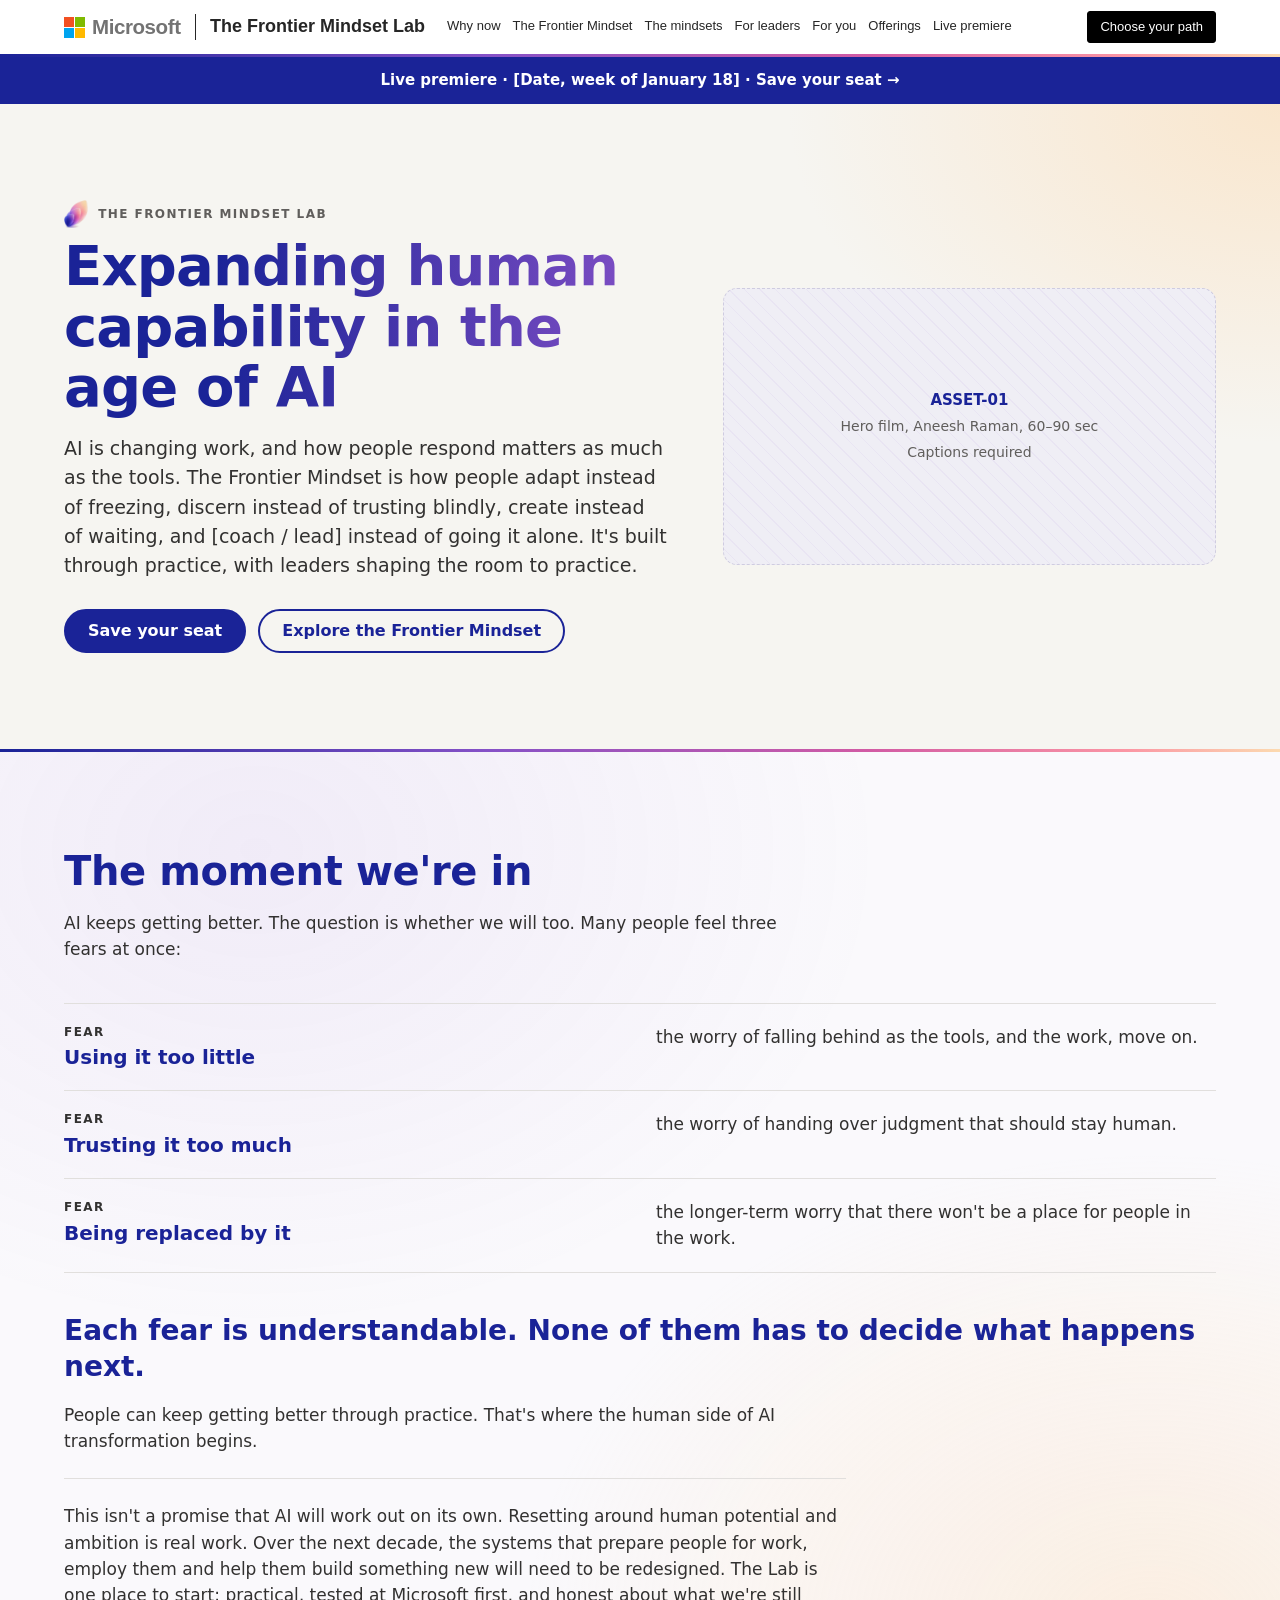
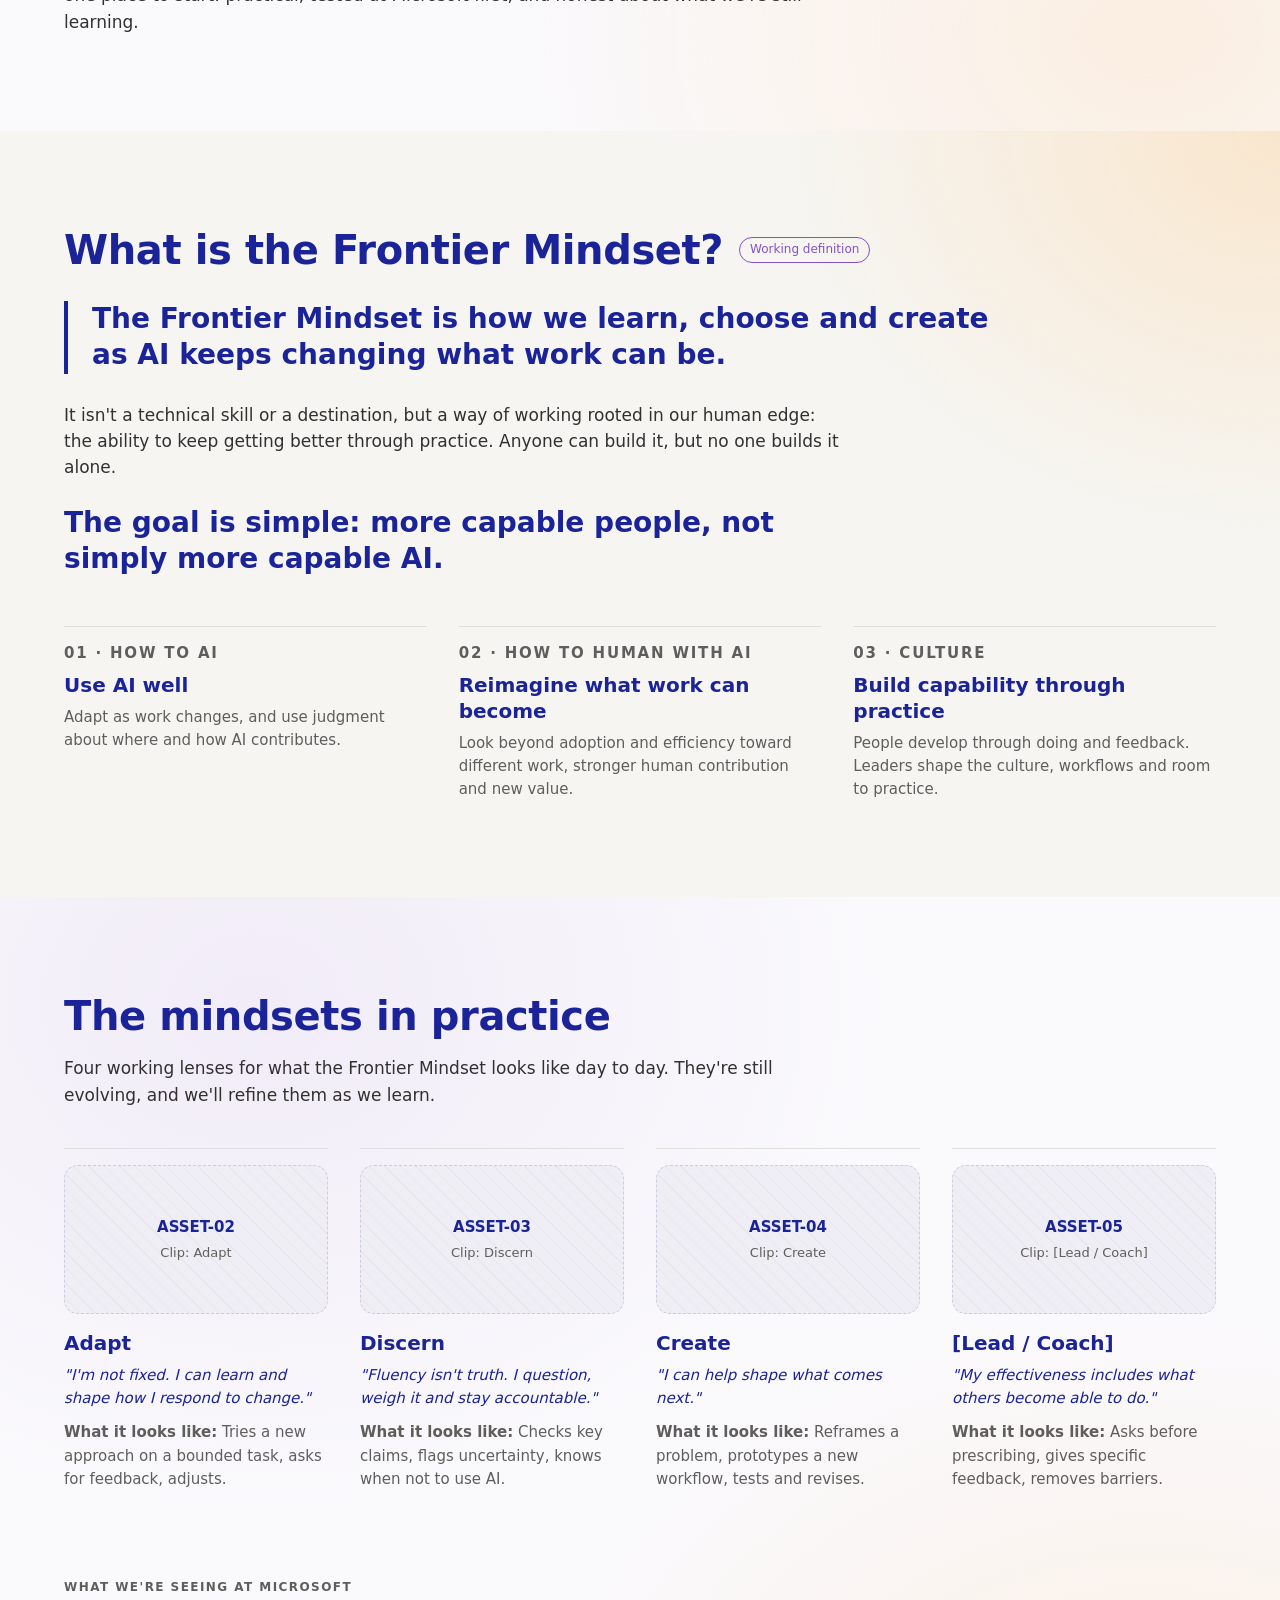
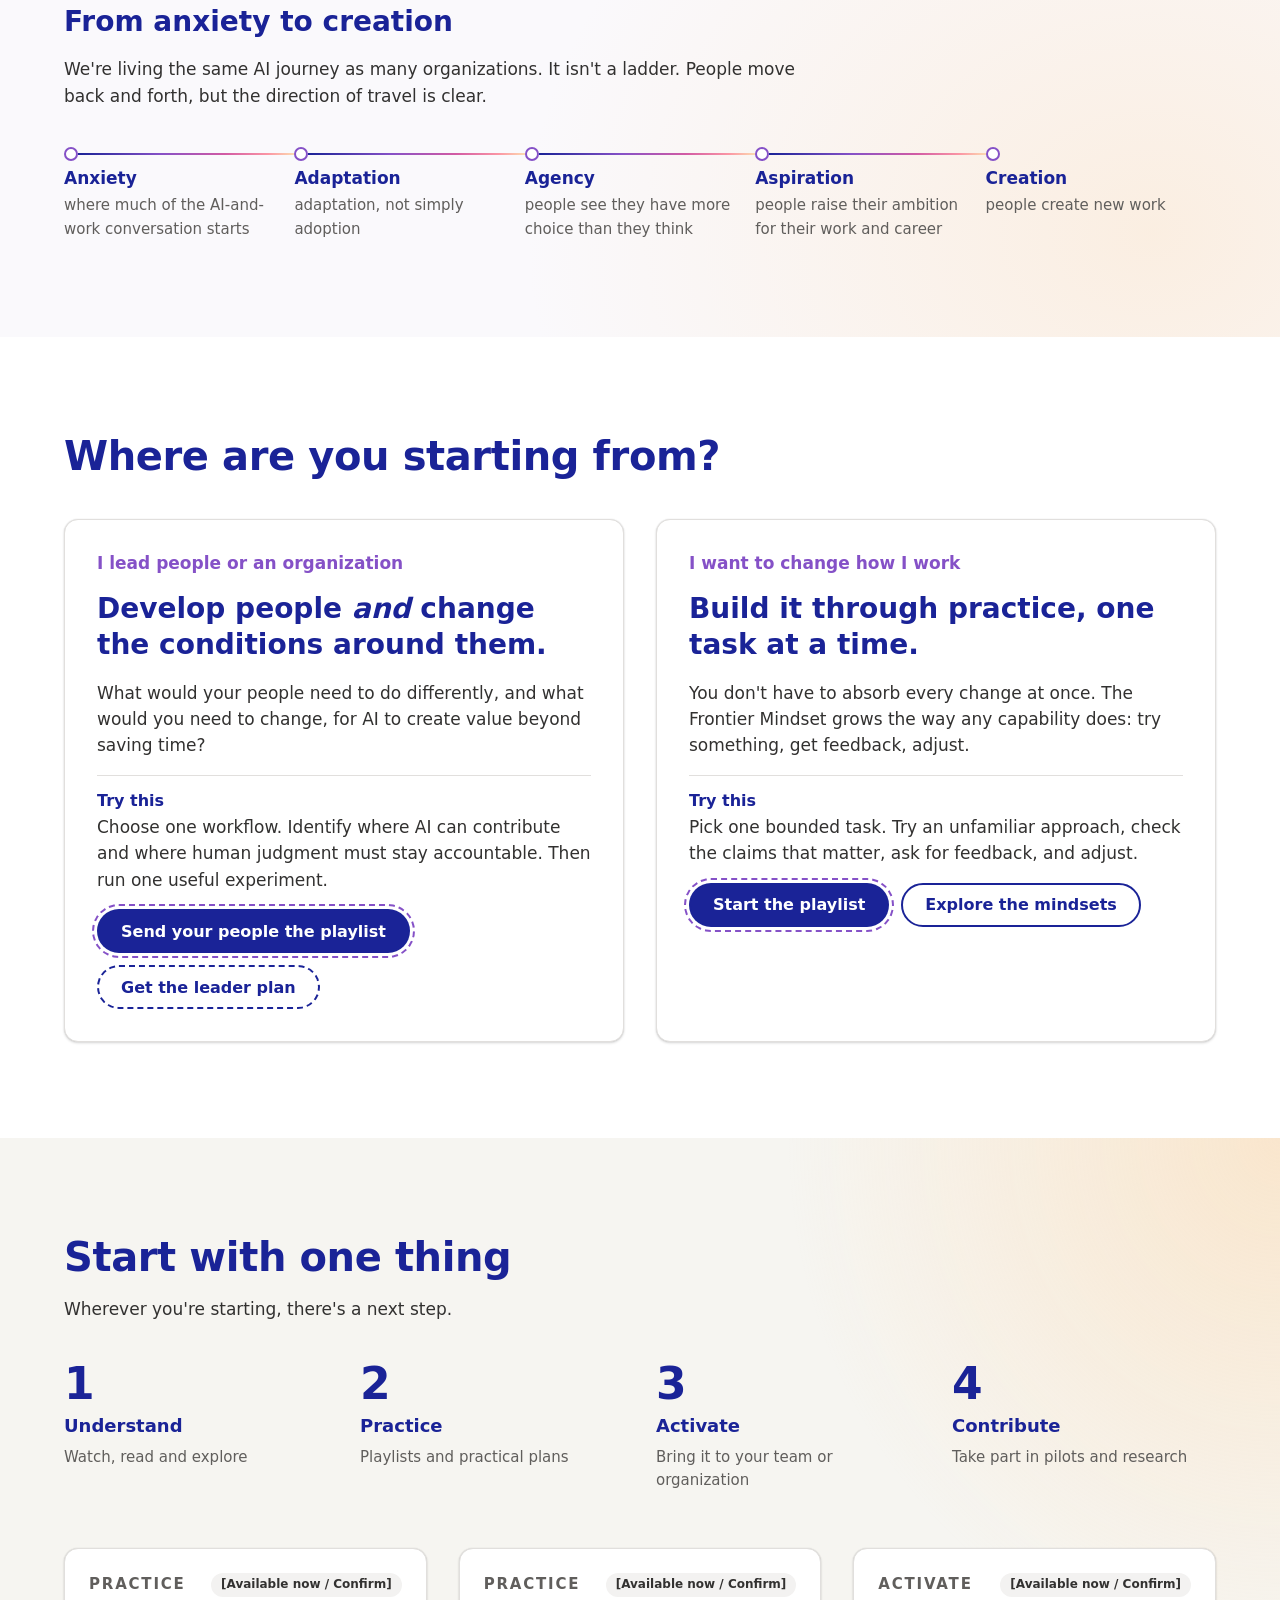
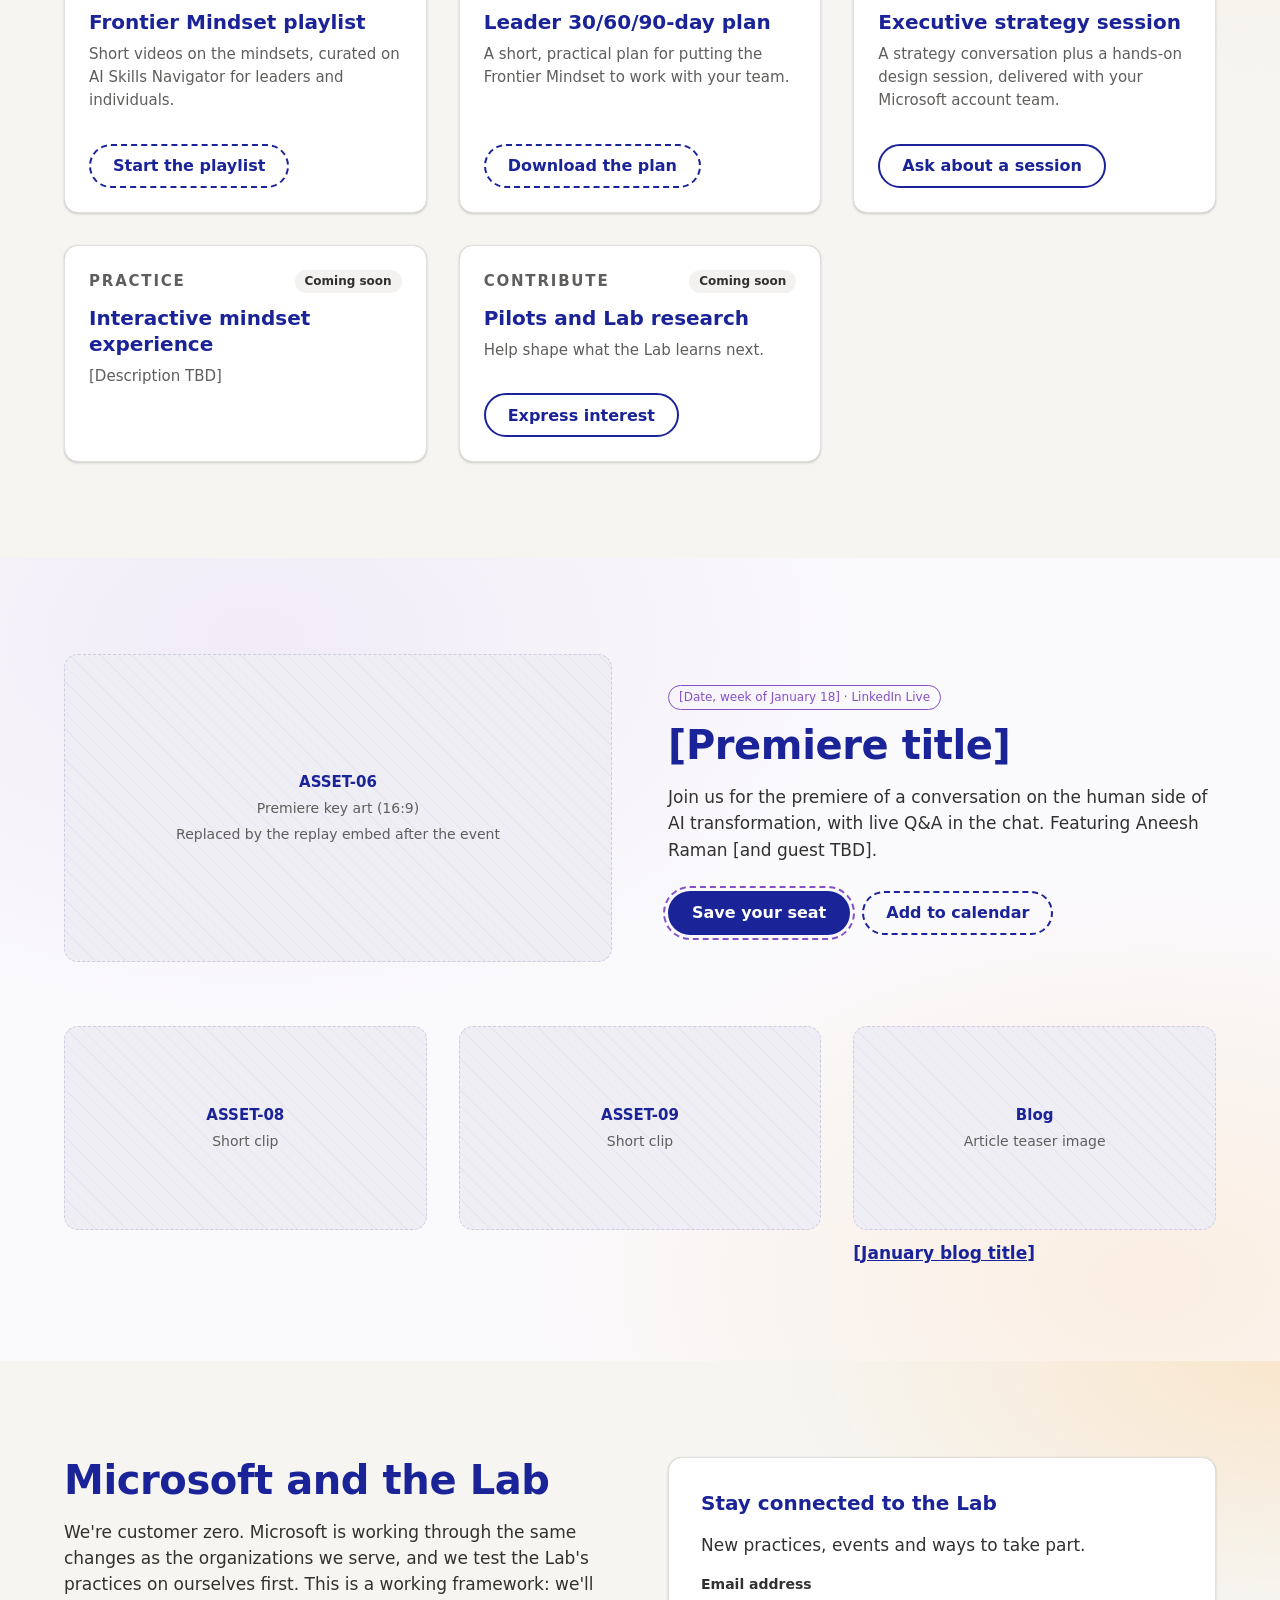
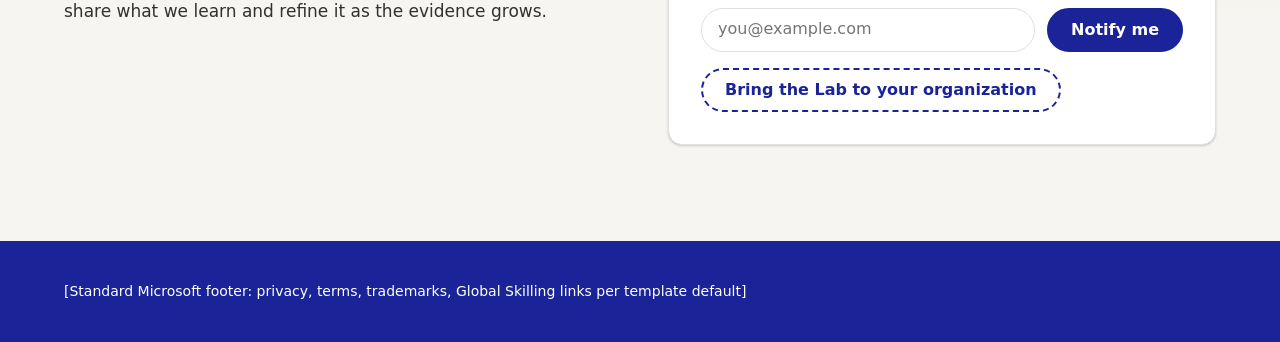
<file: landing-prototype/index.html>
<!DOCTYPE html>
<html lang="en-US">
<head>
<meta charset="utf-8">
<meta name="viewport" content="width=device-width, initial-scale=1">
<title>The Frontier Mindset Lab | Microsoft</title>
<meta name="description" content="Work is changing, not ending. The Frontier Mindset Lab helps people and organizations build the human side of AI transformation: how we learn, choose and create as AI keeps changing what work can be.">
<meta name="robots" content="noindex, nofollow">
<meta property="og:title" content="The Frontier Mindset Lab">
<meta property="og:description" content="Work is changing, not ending. The Frontier Mindset Lab helps people and organizations build the human side of AI transformation: how we learn, choose and create as AI keeps changing what work can be.">
<meta property="og:image" content="[ASSET-01 poster frame]">
<link rel="icon" href="../favicon.ico">
<link rel="stylesheet" href="styles.css">
</head>
<body>

<!-- 3.1 Header with in-page navigation: custom Lab header in the style of the standard
     Microsoft site header (Microsoft logo | site name, menu items, one action).
     The menu items are the in-page section links from brief 3.3. Sticky, so they stay in reach. -->
<header class="lab-header" id="top">
  <div class="lab-header__bar">
    <a class="uhf-logo" href="#top" aria-label="Microsoft">
      <span class="ms-squares" aria-hidden="true"><i></i><i></i><i></i><i></i></span>
      <span aria-hidden="true">Microsoft</span>
    </a>
    <a class="lab-header__site" href="#top">The Frontier Mindset Lab</a>
    <nav class="lab-header__nav" aria-label="On this page">
      <ul>
        <li><a href="#why-now">Why now</a></li>
        <li><a href="#mindset">The Frontier Mindset</a></li>
        <li><a href="#mindsets">The mindsets</a></li>
        <li><a href="#leaders">For leaders</a></li>
        <li><a href="#individuals">For you</a></li>
        <li><a href="#offerings">Offerings</a></li>
        <li><a href="#live">Live premiere</a></li>
      </ul>
    </nav>
    <a class="lab-header__cta" href="#paths">Choose your path</a>
  </div>
  <hr class="rule-gradient">
</header>

<!-- 3.2 Campaign bar: Container band-navy -->
<div class="campaign-bar band-navy">
  <a href="#live">Live premiere · [Date, week of January 18] · Save your seat →</a>
</div>

<main>

  <!-- Section 1: Hero -->
  <section class="section-master band-warm hero" aria-labelledby="hero-title">
    <div class="container">
      <div class="layout layout--hero">
        <div class="block-heading">
          <p class="eyebrow lab-mark"><img src="../assets/brand/lab-logo-web.png" alt="" width="24" height="28">The Frontier Mindset Lab</p>
          <h1 class="display-gradient" id="hero-title">Expanding human capability in the age of AI</h1>
          <p class="lede">AI is changing work, and how people respond matters as much as the tools. The Frontier Mindset is how people adapt instead of freezing, discern instead of trusting blindly, create instead of waiting, and [coach / lead] instead of going it alone. It's built through practice, with leaders shaping the room to practice.</p>
          <div class="button-group">
            <a class="btn primary-pill" href="#live">Save your seat</a>
            <a class="btn secondary-pill" href="#mindset">Explore the Frontier Mindset</a>
          </div>
        </div>
        <figure class="asset-placeholder" role="img" aria-label="Aneesh Raman introduces the Frontier Mindset Lab.">
          <strong>ASSET-01</strong>
          <span>Hero film, Aneesh Raman, 60–90 sec</span>
          <span>Captions required</span>
        </figure>
      </div>
    </div>
  </section>
  <hr class="rule-gradient">

  <!-- Section 2: Why now -->
  <section class="section-master band-lavender why-now" id="why-now" aria-labelledby="why-now-title">
    <div class="container">
      <div class="block-heading">
        <h2 id="why-now-title">The moment we're in</h2>
        <p>AI keeps getting better. The question is whether we will too. Many people feel three fears at once:</p>
      </div>
      <div class="belief-rows">
        <div class="layout layout--cols-2">
          <div>
            <p class="eyebrow">Fear</p>
            <h3>Using it too little</h3>
          </div>
          <p>the worry of falling behind as the tools, and the work, move on.</p>
        </div>
        <div class="layout layout--cols-2">
          <div>
            <p class="eyebrow">Fear</p>
            <h3>Trusting it too much</h3>
          </div>
          <p>the worry of handing over judgment that should stay human.</p>
        </div>
        <div class="layout layout--cols-2">
          <div>
            <p class="eyebrow">Fear</p>
            <h3>Being replaced by it</h3>
          </div>
          <p>the longer-term worry that there won't be a place for people in the work.</p>
        </div>
      </div>
      <p class="statement">Each fear is understandable. None of them has to decide what happens next.</p>
      <p>People can keep getting better through practice. That's where the human side of AI transformation begins.</p>
      <p class="edge">This isn't a promise that AI will work out on its own. Resetting around human potential and ambition is real work. Over the next decade, the systems that prepare people for work, employ them and help them build something new will need to be redesigned. The Lab is one place to start: practical, tested at Microsoft first, and honest about what we're still learning.</p>
    </div>
  </section>

  <!-- Section 3: The Frontier Mindset -->
  <section class="section-master band-warm definition" id="mindset" aria-labelledby="mindset-title">
    <div class="container">
      <div class="title-with-tag">
        <h2 id="mindset-title">What is the Frontier Mindset?</h2>
        <span class="tag-outline">Working definition</span>
      </div>
      <blockquote class="pull-quote">
        <p>The Frontier Mindset is how we learn, choose and create as AI keeps changing what work can be.</p>
      </blockquote>
      <div class="body-copy">
        <p>It isn't a technical skill or a destination, but a way of working rooted in our human edge: the ability to keep getting better through practice. Anyone can build it, but no one builds it alone.</p>
        <p class="statement">The goal is simple: more capable people, not simply more capable AI.</p>
      </div>
      <div class="layout layout--cols-3 topline-grid">
        <div class="block-feature">
          <p class="eyebrow">01 · How to AI</p>
          <h3>Use AI well</h3>
          <p>Adapt as work changes, and use judgment about where and how AI contributes.</p>
        </div>
        <div class="block-feature">
          <p class="eyebrow">02 · How to human with AI</p>
          <h3>Reimagine what work can become</h3>
          <p>Look beyond adoption and efficiency toward different work, stronger human contribution and new value.</p>
        </div>
        <div class="block-feature">
          <p class="eyebrow">03 · Culture</p>
          <h3>Build capability through practice</h3>
          <p>People develop through doing and feedback. Leaders shape the culture, workflows and room to practice.</p>
        </div>
      </div>
    </div>
  </section>

  <!-- Section 4: The mindsets in practice + customer-zero journey -->
  <section class="section-master band-lavender" id="mindsets" aria-labelledby="mindsets-title">
    <div class="container">
      <div class="block-heading">
        <h2 id="mindsets-title">The mindsets in practice</h2>
        <p>Four working lenses for what the Frontier Mindset looks like day to day. They're still evolving, and we'll refine them as we learn.</p>
      </div>
      <div class="layout layout--cols-4 topline-grid">
        <article class="block-feature mindset">
          <figure class="asset-placeholder" role="img" aria-label="Adapt mindset clip"><strong>ASSET-02</strong><span>Clip: Adapt</span></figure>
          <h3>Adapt</h3>
          <p class="mindset-line">"I'm not fixed. I can learn and shape how I respond to change."</p>
          <p class="looks-like"><strong>What it looks like:</strong> Tries a new approach on a bounded task, asks for feedback, adjusts.</p>
        </article>
        <article class="block-feature mindset">
          <figure class="asset-placeholder" role="img" aria-label="Discern mindset clip"><strong>ASSET-03</strong><span>Clip: Discern</span></figure>
          <h3>Discern</h3>
          <p class="mindset-line">"Fluency isn't truth. I question, weigh it and stay accountable."</p>
          <p class="looks-like"><strong>What it looks like:</strong> Checks key claims, flags uncertainty, knows when not to use AI.</p>
        </article>
        <article class="block-feature mindset">
          <figure class="asset-placeholder" role="img" aria-label="Create mindset clip"><strong>ASSET-04</strong><span>Clip: Create</span></figure>
          <h3>Create</h3>
          <p class="mindset-line">"I can help shape what comes next."</p>
          <p class="looks-like"><strong>What it looks like:</strong> Reframes a problem, prototypes a new workflow, tests and revises.</p>
        </article>
        <article class="block-feature mindset">
          <figure class="asset-placeholder" role="img" aria-label="[Lead / Coach] mindset clip"><strong>ASSET-05</strong><span>Clip: [Lead / Coach]</span></figure>
          <h3>[Lead / Coach]</h3>
          <p class="mindset-line">"My effectiveness includes what others become able to do."</p>
          <p class="looks-like"><strong>What it looks like:</strong> Asks before prescribing, gives specific feedback, removes barriers.</p>
        </article>
      </div>

      <div class="journey">
        <div class="block-heading">
          <p class="eyebrow">What we're seeing at Microsoft</p>
          <h3 class="statement">From anxiety to creation</h3>
          <p>We're living the same AI journey as many organizations. It isn't a ladder. People move back and forth, but the direction of travel is clear.</p>
        </div>
        <ul class="layout layout--cols-5 journey-row">
          <li class="journey-stop"><h4>Anxiety</h4><p>where much of the AI-and-work conversation starts</p></li>
          <li class="journey-stop"><h4>Adaptation</h4><p>adaptation, not simply adoption</p></li>
          <li class="journey-stop"><h4>Agency</h4><p>people see they have more choice than they think</p></li>
          <li class="journey-stop"><h4>Aspiration</h4><p>people raise their ambition for their work and career</p></li>
          <li class="journey-stop"><h4>Creation</h4><p>people create new work</p></li>
        </ul>
      </div>
    </div>
  </section>

  <!-- Section 5: Choose your path -->
  <section class="section-master band-white paths" id="paths" aria-labelledby="paths-title">
    <div class="container">
      <div class="block-heading">
        <h2 id="paths-title">Where are you starting from?</h2>
      </div>
      <div class="layout layout--cols-2">
        <div class="card" id="leaders">
          <h3 class="path-title">I lead people or an organization</h3>
          <p class="statement">Develop people <em>and</em> change the conditions around them.</p>
          <p>What would your people need to do differently, and what would you need to change, for AI to create value beyond saving time?</p>
          <div class="try-this">
            <h4>Try this</h4>
            <p>Choose one workflow. Identify where AI can contribute and where human judgment must stay accountable. Then run one useful experiment.</p>
          </div>
          <div class="button-group">
            <a class="btn primary-pill" href="#" data-placeholder="[AI Skills Navigator playlist URL]" title="[AI Skills Navigator playlist URL]">Send your people the playlist</a>
            <a class="btn secondary-pill" href="#" data-placeholder="[Leader 30/60/90-day plan PDF, ASSET-07]" title="[Leader 30/60/90-day plan PDF, ASSET-07]">Get the leader plan</a>
          </div>
        </div>
        <div class="card" id="individuals">
          <h3 class="path-title">I want to change how I work</h3>
          <p class="statement">Build it through practice, one task at a time.</p>
          <p>You don't have to absorb every change at once. The Frontier Mindset grows the way any capability does: try something, get feedback, adjust.</p>
          <div class="try-this">
            <h4>Try this</h4>
            <p>Pick one bounded task. Try an unfamiliar approach, check the claims that matter, ask for feedback, and adjust.</p>
          </div>
          <div class="button-group">
            <a class="btn primary-pill" href="#" data-placeholder="[AI Skills Navigator playlist URL]" title="[AI Skills Navigator playlist URL]">Start the playlist</a>
            <a class="btn secondary-pill" href="#mindsets">Explore the mindsets</a>
          </div>
        </div>
      </div>
    </div>
  </section>

  <!-- Section 6: What the Lab offers -->
  <section class="section-master band-warm" id="offerings" aria-labelledby="offerings-title">
    <div class="container">
      <div class="block-heading">
        <h2 id="offerings-title">Start with one thing</h2>
        <p>Wherever you're starting, there's a next step.</p>
      </div>
      <ol class="layout layout--cols-4 ladder" role="list">
        <li class="block-feature"><span class="numeral" aria-hidden="true">1</span><h3>Understand</h3><p>Watch, read and explore</p></li>
        <li class="block-feature"><span class="numeral" aria-hidden="true">2</span><h3>Practice</h3><p>Playlists and practical plans</p></li>
        <li class="block-feature"><span class="numeral" aria-hidden="true">3</span><h3>Activate</h3><p>Bring it to your team or organization</p></li>
        <li class="block-feature"><span class="numeral" aria-hidden="true">4</span><h3>Contribute</h3><p>Take part in pilots and research</p></li>
      </ol>
      <div class="layout layout--cols-3 offer-cards">
        <article class="card">
          <div class="card-top"><p class="eyebrow">Practice</p><span class="tag">[Available now / Confirm]</span></div>
          <h3>Frontier Mindset playlist</h3>
          <p>Short videos on the mindsets, curated on AI Skills Navigator for leaders and individuals.</p>
          <div class="button-group"><a class="btn secondary-pill" href="#" data-placeholder="[URL]" title="[URL]">Start the playlist</a></div>
        </article>
        <article class="card">
          <div class="card-top"><p class="eyebrow">Practice</p><span class="tag">[Available now / Confirm]</span></div>
          <h3>Leader 30/60/90-day plan</h3>
          <p>A short, practical plan for putting the Frontier Mindset to work with your team.</p>
          <div class="button-group"><a class="btn secondary-pill" href="#" data-placeholder="[ASSET-07]" title="[ASSET-07]">Download the plan</a></div>
        </article>
        <article class="card">
          <div class="card-top"><p class="eyebrow">Activate</p><span class="tag">[Available now / Confirm]</span></div>
          <h3>Executive strategy session</h3>
          <p>A strategy conversation plus a hands-on design session, delivered with your Microsoft account team.</p>
          <div class="button-group"><a class="btn secondary-pill" href="#connect">Ask about a session</a></div>
        </article>
        <article class="card">
          <div class="card-top"><p class="eyebrow">Practice</p><span class="tag">Coming soon</span></div>
          <h3>Interactive mindset experience</h3>
          <p>[Description TBD]</p>
        </article>
        <article class="card">
          <div class="card-top"><p class="eyebrow">Contribute</p><span class="tag">Coming soon</span></div>
          <h3>Pilots and Lab research</h3>
          <p>Help shape what the Lab learns next.</p>
          <div class="button-group"><a class="btn secondary-pill" href="#connect">Express interest</a></div>
        </article>
      </div>
    </div>
  </section>

  <!-- Section 7: Live premiere and media -->
  <section class="section-master band-lavender live" id="live" aria-labelledby="live-title">
    <div class="container">
      <div class="layout layout--cols-2">
        <figure class="asset-placeholder" role="img" aria-label="[Premiere title] — LinkedIn Live premiere.">
          <strong>ASSET-06</strong>
          <span>Premiere key art (16:9)</span>
          <span>Replaced by the replay embed after the event</span>
        </figure>
        <div>
          <span class="tag-outline">[Date, week of January 18] · LinkedIn Live</span>
          <h2 id="live-title">[Premiere title]</h2>
          <p class="live-body">Join us for the premiere of a conversation on the human side of AI transformation, with live Q&amp;A in the chat. Featuring Aneesh Raman [and guest TBD].</p>
          <div class="button-group">
            <a class="btn primary-pill" href="#" data-placeholder="[LinkedIn Live event URL]" title="[LinkedIn Live event URL]">Save your seat</a>
            <a class="btn secondary-pill" href="#" data-placeholder="[.ics link]" title="[.ics link]">Add to calendar</a>
          </div>
        </div>
      </div>
      <div class="layout layout--cols-3 media-row">
        <article class="block-feature">
          <figure class="asset-placeholder" role="img" aria-label="Short clip"><strong>ASSET-08</strong><span>Short clip</span></figure>
        </article>
        <article class="block-feature">
          <figure class="asset-placeholder" role="img" aria-label="Short clip"><strong>ASSET-09</strong><span>Short clip</span></figure>
        </article>
        <article class="block-feature">
          <figure class="asset-placeholder" role="img" aria-label="January blog"><strong>Blog</strong><span>Article teaser image</span></figure>
          <h3><a href="#" data-placeholder="[blog URL]" title="[blog URL]">[January blog title]</a></h3>
        </article>
      </div>
    </div>
  </section>

  <!-- Section 8: What we're learning + stay connected -->
  <section class="section-master band-warm connect" id="connect" aria-labelledby="connect-title">
    <div class="container">
      <div class="layout layout--cols-2">
        <div class="block-heading">
          <h2 id="connect-title">Microsoft and the Lab</h2>
          <p>We're customer zero. Microsoft is working through the same changes as the organizations we serve, and we test the Lab's practices on ourselves first. This is a working framework: we'll share what we learn and refine it as the evidence grows.</p>
        </div>
        <div class="card">
          <h3>Stay connected to the Lab</h3>
          <p>New practices, events and ways to take part.</p>
          <!-- Demo only: the form has no action and the field has no name, so nothing is sent anywhere -->
          <form class="notify-form" action="#connect">
            <label for="notify-email">Email address</label>
            <input id="notify-email" type="email" autocomplete="email" placeholder="you@example.com">
            <button class="btn primary-pill" type="submit">Notify me</button>
          </form>
          <div class="button-group">
            <a class="btn secondary-pill" href="#" data-placeholder="[interest form or mailto TBD]" title="[interest form or mailto TBD]">Bring the Lab to your organization</a>
          </div>
        </div>
      </div>
    </div>
  </section>

</main>

<!-- 3.4 Footer: standard Microsoft footer Experience Fragment (placeholder) -->
<footer class="site-footer band-navy">
  <div class="container">
    <p>[Standard Microsoft footer: privacy, terms, trademarks, Global Skilling links per template default]</p>
  </div>
</footer>

</body>
</html>
</file>
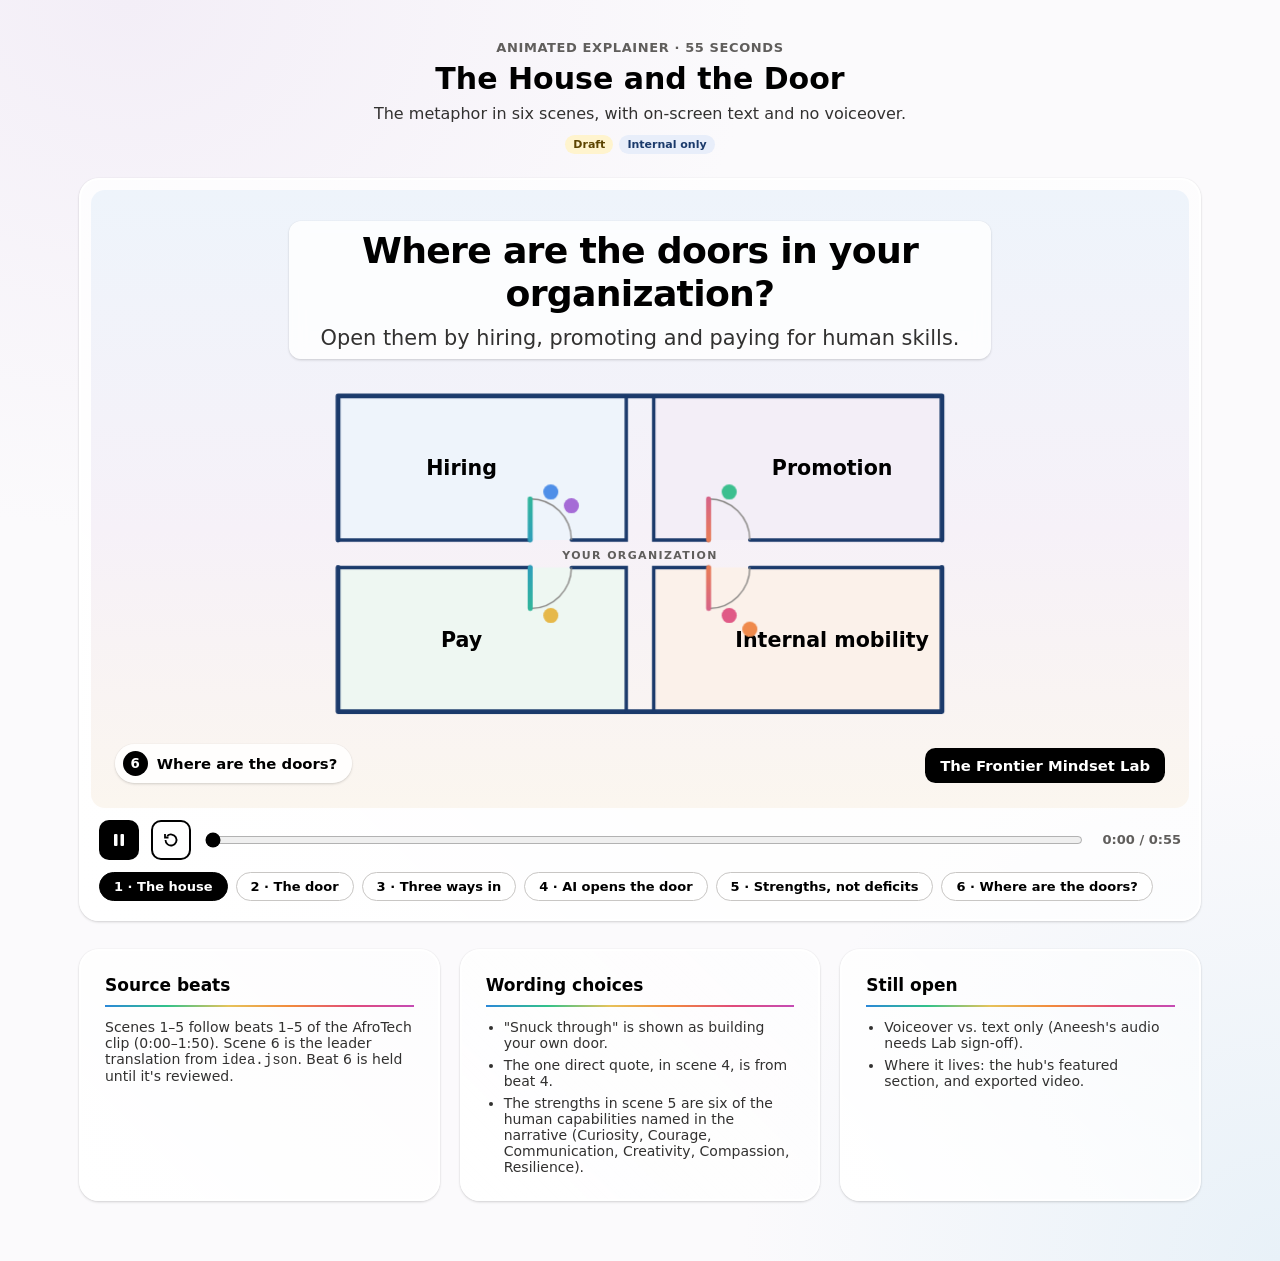
<file: ideas/house-and-door/explainer/index.html>
<!doctype html>
<html lang="en">
<head>
<meta charset="utf-8">
<meta name="viewport" content="width=device-width, initial-scale=1">
<title>The House and the Door — Explainer</title>
<!--
  EXPLAINER · 6 scenes · 55s · Draft · Internal only
  - Pure SVG + CSS keyframes: plays once on load even if SharePoint strips scripts.
  - JS (optional) adds play / pause / replay / seek / scene jumps by driving the same
    CSS animations through the Web Animations API — the timeline lives only in CSS.
  - prefers-reduced-motion: every animation jumps to its end, so the final frame shows as a still.

  HOW TIMING WORKS
  Reusable effects (.fx-*) read per-element custom properties set inline:
    --d   start time (seconds from the beginning of the film)
    --dur duration          --dx / --rot / --to   effect-specific values
  Elements that need two effects are wrapped in nested <g>s, one effect each.
  The camera is one keyframe track across the whole film (see @keyframes cam).

  SCENES
    1 The house                0 – 8
    2 The door                 8 – 17
    3 Three ways in           17 – 27
    4 AI opens the door       27 – 36
    5 Strengths, not deficits 36 – 45
    6 Where are the doors?    45 – 55
-->
<style>
:root{
  --font:"Segoe UI","Segoe UI Web (West European)",-apple-system,BlinkMacSystemFont,system-ui,Roboto,"Helvetica Neue",sans-serif;
  --ink:#000;--ink-2:#323130;--ink-3:#605e5c;--navy:#1b3a6b;
  --rainbow:linear-gradient(90deg,#2b88d8,#32c28a,#e6c35a,#f28a3c,#e14b7a,#c54bb5);
  --shadow:0 0 1.25px rgba(0,0,0,.12),0 1.25px 2.5px rgba(0,0,0,.14);
  --ease:cubic-bezier(.22,.8,.24,1);
  --T:55s;
}
*{box-sizing:border-box}
body{margin:0;font-family:var(--font);color:var(--ink);-webkit-font-smoothing:antialiased;
  background:radial-gradient(70% 60% at 10% 0%,#f3eef7,transparent 70%),radial-gradient(60% 60% at 100% 100%,#e8f1f8,transparent 70%),#fbfafc;min-height:100vh}
.wrap{max-width:1170px;margin:0 auto;padding:40px 24px 60px}
.head{text-align:center;margin-bottom:24px}
.eyebrow{font-size:13px;font-weight:600;color:var(--ink-3);text-transform:uppercase;letter-spacing:.6px}
h1{font-size:30px;font-weight:600;margin:6px 0 8px}
.head p{margin:0;color:var(--ink-2)}
.badges{display:inline-flex;gap:6px;margin-top:12px}
.badge{font-size:11px;font-weight:600;padding:3px 8px;border-radius:100px}
.badge.draft{background:#fff4ce;color:#5c4400}.badge.internal{background:#e8eefa;color:var(--navy)}

/* ---------- Player ---------- */
.player{background:linear-gradient(45deg,#fff,rgba(255,255,255,.52));border:2px solid #fff;border-radius:20px;box-shadow:var(--shadow);padding:10px}
.stage{position:relative;aspect-ratio:16/9;border-radius:14px;overflow:hidden;container-type:inline-size;cursor:pointer;
  background:linear-gradient(180deg,#eef4fb 0%,#f6f1f8 55%,#fbf6ef 100%)}
.stage svg{position:absolute;inset:0;width:100%;height:100%;display:block}
.stage text{font-family:var(--font)}
svg *{transform-box:fill-box;transform-origin:50% 50%}

.cap{position:absolute;left:0;right:0;top:5%;margin:0 auto;width:fit-content;max-width:64%;text-align:center;pointer-events:none;
  padding:.7em 1.4em .8em;border-radius:1.1em;background:rgba(255,255,255,.8);-webkit-backdrop-filter:blur(8px);backdrop-filter:blur(8px);box-shadow:var(--shadow);font-size:1cqw}
.cap h2{margin:0;font-weight:600;font-size:3.3cqw;line-height:1.2;letter-spacing:-.02em}
.cap p{margin:.5em 0 0;font-size:1.9cqw;color:var(--ink-2)}
.scene-tag{position:absolute;left:2.2%;bottom:4%;display:flex;align-items:center;gap:.6em;font-size:1.35cqw;font-weight:600;
  background:rgba(255,255,255,.85);border-radius:100px;padding:.45em 1em .45em .5em;box-shadow:var(--shadow)}
.scene-tag b{display:grid;place-items:center;width:1.9em;height:1.9em;border-radius:50%;background:#000;color:#fff;font-size:.9em}
.endmark{position:absolute;right:2.2%;bottom:4%;font-size:1.35cqw;font-weight:600;background:#000;color:#fff;border-radius:.7em;padding:.6em 1em}

/* ---------- Controls ---------- */
.controls{display:flex;align-items:center;gap:12px;padding:12px 8px 4px}
.cbtn{width:40px;height:40px;border-radius:10px;border:0;background:#000;color:#fff;display:grid;place-items:center;cursor:pointer;flex:0 0 auto}
.cbtn.ghost{background:transparent;color:#000;border:2px solid #000}
.cbtn svg{width:16px;height:16px}
.scrub{flex:1;accent-color:#000;min-width:60px}
.time{font:600 13px/1 var(--font);color:var(--ink-3);font-variant-numeric:tabular-nums;min-width:84px;text-align:right}
.chapters{display:flex;gap:8px;flex-wrap:wrap;padding:8px}
.chip{font:600 13px var(--font);border:1px solid #c8c6c4;background:#fff;border-radius:100px;padding:6px 14px;cursor:pointer}
.chip.on{background:#000;border-color:#000;color:#fff}
.nojs-note,.rm-note{font-size:13px;color:var(--ink-3);padding:8px}
.js .nojs-note,.rm-note{display:none}
.controls,.chapters{display:none}
.js .controls,.js .chapters{display:flex}
:focus-visible{outline:2px solid #000;outline-offset:3px}

/* ---------- Notes ---------- */
.notes{display:grid;grid-template-columns:repeat(3,1fr);gap:20px;margin-top:28px}
.note{background:linear-gradient(45deg,#fff,rgba(255,255,255,.52));border:2px solid #fff;border-radius:20px;box-shadow:var(--shadow);padding:24px}
.note h3{margin:0 0 6px;font-size:17px}
.note hr{height:2px;border:0;background:var(--rainbow);margin:10px 0 12px}
.note p,.note li{font-size:14px;color:var(--ink-2);margin:0}
.note ul{margin:0;padding-left:18px;display:grid;gap:6px}
@media (max-width:860px){.notes{grid-template-columns:1fr}}
@media (max-width:600px){.wrap{padding:28px 16px 44px}h1{font-size:24px}.time{display:none}
  .cap h2{font-size:4.6cqw}.cap p{font-size:2.9cqw}.cap{max-width:92%}.scene-tag{display:none}.endmark{font-size:2.4cqw}}

/* =====================================================================
   EFFECTS
   ===================================================================== */
.clock{position:absolute;width:1px;height:1px;opacity:0;pointer-events:none;animation:clock var(--T) linear both} /* JS reads this; must not be display:none */
.fx-fade  {animation:fade   var(--dur,.6s) var(--d,0s) var(--ease) both}
.fx-out   {animation:out    var(--dur,.6s) var(--d,0s) ease both}
.fx-io    {animation:io     var(--dur,1s)  var(--d,0s) linear both}
.fx-pop   {animation:pop    var(--dur,.5s) var(--d,0s) var(--ease) both}
.fx-rise  {transform-origin:50% 100%;animation:rise var(--dur,.8s) var(--d,0s) var(--ease) both}
.fx-drop  {animation:drop   var(--dur,.8s) var(--d,0s) var(--ease) both}
.fx-draw  {stroke-dasharray:1;animation:draw var(--dur,1s) var(--d,0s) var(--ease) both}      /* use with pathLength="1" */
.fx-walkin{animation:walkin var(--dur,2s)  var(--d,0s) cubic-bezier(.3,.6,.4,1) both}
.fx-to    {transform-origin:50% 100%;animation:goto var(--dur,1.8s) var(--d,0s) cubic-bezier(.45,0,.55,1) both}
.fx-bob   {transform-origin:50% 100%;animation:bob .45s var(--d,0s) var(--n,4) ease-in-out both}
.fx-fall  {animation:fall   var(--dur,.9s) var(--d,0s) cubic-bezier(.5,0,.75,0) both}
.fx-swing {animation:swing  var(--dur,1s)  var(--d,0s) cubic-bezier(.65,0,.35,1) both}
.fx-spark {transform-box:view-box;transform-origin:0 0;animation:spark var(--dur,1.6s) var(--d,0s) cubic-bezier(.45,0,.3,1) both}
.fx-burst {animation:burst  var(--dur,.9s) var(--d,0s) ease-out both}
.fx-dot   {transform-box:view-box;transform-origin:0 0;animation:dot var(--dur,1.6s) var(--d,0s) cubic-bezier(.45,0,.35,1) both}
.fx-breathe{animation:breathe 2.4s var(--d,0s) 3 ease-in-out both}
.cap-io   {animation:capio  var(--dur) var(--d,0s) var(--ease) both}
.cap-in   {animation:capin  .8s var(--d,0s) var(--ease) both}
.tag-io   {animation:tagio  var(--dur) var(--d,0s) linear both}
.cam      {transform-box:view-box;transform-origin:800px 640px;animation:cam var(--T) linear both}

@keyframes clock {from{opacity:0}to{opacity:0}}
@keyframes fade  {from{opacity:0}}
@keyframes out   {to{opacity:0}}
@keyframes io    {0%{opacity:0}15%,85%{opacity:1}100%{opacity:0}}
@keyframes pop   {from{transform:scale(.4);opacity:0}70%{transform:scale(1.06)}}
@keyframes rise  {from{transform:scaleY(0)}}
@keyframes drop  {from{transform:translateY(-90px);opacity:0}}
@keyframes draw  {from{stroke-dashoffset:1}to{stroke-dashoffset:0}}
@keyframes walkin{from{transform:translateX(var(--dx))}}
@keyframes goto  {0%{transform:none;opacity:1}72%{opacity:1}100%{transform:translateX(var(--dx)) scale(.72);opacity:0}}
@keyframes bob   {50%{transform:translateY(-7px) scaleY(1.02)}}
@keyframes fall  {to{transform:translateY(var(--fy,90px)) rotate(var(--rot,20deg));opacity:0}}
@keyframes swing {to{transform:var(--to)}}
@keyframes spark {0%{transform:translate(800px,90px) rotate(0) scale(.3);opacity:0}15%{opacity:1}
                  70%{transform:translate(800px,646px) rotate(200deg) scale(1)}82%{transform:translate(800px,646px) rotate(240deg) scale(1.35);opacity:1}
                  100%{transform:translate(800px,646px) rotate(280deg) scale(.2);opacity:0}}
@keyframes burst {from{transform:scale(.2);opacity:1}to{transform:scale(3.2);opacity:0}}
@keyframes dot   {0%{transform:translate(250px,530px);opacity:0}12%{opacity:1}55%{transform:translate(var(--x),530px)}100%{transform:translate(var(--x),var(--y));opacity:1}}
@keyframes breathe{50%{opacity:.55}}
@keyframes capio {0%{opacity:0;transform:translateY(10px)}12%,88%{opacity:1;transform:none}100%{opacity:0;transform:translateY(-6px)}}
@keyframes capin {from{opacity:0;transform:translateY(10px)}}
@keyframes tagio {0%{opacity:0}6%,94%{opacity:1}100%{opacity:0}}
/* camera: 0–8 wide · 8–9.6 push in · hold · 17.4–19 pull back · hold · 45–46.2 fade away  (percent = s / 55) */
@keyframes cam{
  0%,14.545%      {transform:scale(1);opacity:1;animation-timing-function:cubic-bezier(.65,0,.35,1)}
  17.455%,31.636% {transform:scale(2.2);opacity:1;animation-timing-function:cubic-bezier(.65,0,.35,1)}
  34.545%,81.818% {transform:scale(1);opacity:1;animation-timing-function:cubic-bezier(.65,0,.35,1)}
  84%,100%        {transform:scale(.92);opacity:0}}

.cap,.scene-tag{opacity:0}.cap.final,.scene-tag.final{opacity:1}

/* Embed mode (?embed): used inside the hub — no page chrome, scene chips hidden */
html.embed body{background:transparent;min-height:0}
html.embed .wrap{max-width:none;padding:0}
html.embed .head,html.embed .notes,html.embed .chapters{display:none!important}
html.embed .player{background:none;border:0;box-shadow:none;padding:0}
html.embed .controls{padding:10px 2px 0}

/* Reduced motion: jump every animation to its end → the final frame as a still */
@media (prefers-reduced-motion:reduce){
  .stage *{animation-duration:1ms!important;animation-delay:0s!important;animation-iteration-count:1!important}
  .controls,.chapters,.js .controls,.js .chapters,.nojs-note{display:none!important}
  .rm-note{display:block!important}
}
</style>
</head>
<body>
<div class="wrap">
  <header class="head">
    <div class="eyebrow">Animated explainer · 55 seconds</div>
    <h1>The House and the Door</h1>
    <p>The metaphor in six scenes, with on-screen text and no voiceover.</p>
    <div class="badges"><span class="badge draft">Draft</span><span class="badge internal">Internal only</span></div>
  </header>

  <section class="player" aria-label="Animated explainer">
    <div class="stage" id="stage" role="img" aria-label="Animation in six scenes. A lit house stands for economic opportunity. Its door, the labor market, is locked and tagged Degree, Pedigree and Job title while people wait outside. Some people were born inside, some enter the front door with a degree, and some build their own door by starting a business. A spark of AI unlocks the door and it swings open. People walk in, each showing a strength such as curiosity or courage. Finally the house becomes a company floor plan with rooms for hiring, promotion, pay and internal mobility, and each locked door opens. Closing question: where are the doors in your organization?">
      <svg viewBox="0 0 1600 900" aria-hidden="true">
        <defs>
          <radialGradient id="gGlow" cx="50%" cy="50%" r="50%">
            <stop offset="0" stop-color="#ffe3b3" stop-opacity=".95"/><stop offset=".55" stop-color="#ffd6e6" stop-opacity=".45"/><stop offset="1" stop-color="#ffd6e6" stop-opacity="0"/>
          </radialGradient>
          <linearGradient id="gRoof" x1="0" y1="0" x2="1" y2="1"><stop offset="0" stop-color="#4f8fe8"/><stop offset=".55" stop-color="#7a74e0"/><stop offset="1" stop-color="#c36bd0"/></linearGradient>
          <linearGradient id="gWall" x1="0" y1="0" x2="0" y2="1"><stop offset="0" stop-color="#fff"/><stop offset="1" stop-color="#f3f0f7"/></linearGradient>
          <linearGradient id="gLit" x1="0" y1="0" x2="0" y2="1"><stop offset="0" stop-color="#ffe7a6"/><stop offset="1" stop-color="#ffb866"/></linearGradient>
          <linearGradient id="gDoor" x1="0" y1="0" x2="0" y2="1"><stop offset="0" stop-color="#2a4f8c"/><stop offset="1" stop-color="#1b3a6b"/></linearGradient>
          <linearGradient id="gHill" x1="0" y1="0" x2="0" y2="1"><stop offset="0" stop-color="#e3f0e9"/><stop offset="1" stop-color="#f5efe6"/></linearGradient>
          <linearGradient id="gSpill" x1="0" y1="0" x2="0" y2="1"><stop offset="0" stop-color="#ffd27a" stop-opacity=".85"/><stop offset="1" stop-color="#ffd27a" stop-opacity="0"/></linearGradient>
          <linearGradient id="gRain" x1="0" y1="0" x2="1" y2="0">
            <stop offset="0" stop-color="#2b88d8"/><stop offset=".2" stop-color="#32c28a"/><stop offset=".4" stop-color="#e6c35a"/><stop offset=".6" stop-color="#f28a3c"/><stop offset=".8" stop-color="#e14b7a"/><stop offset="1" stop-color="#c54bb5"/>
          </linearGradient>
          <!-- user-space gradient: flat lines have a zero-height box, so a bounding-box gradient would not render on them -->
          <linearGradient id="gLeaf" gradientUnits="userSpaceOnUse" x1="580" y1="0" x2="1020" y2="0"><stop offset="0" stop-color="#2b88d8"/><stop offset=".35" stop-color="#32c28a"/><stop offset=".65" stop-color="#f28a3c"/><stop offset="1" stop-color="#c54bb5"/></linearGradient>
          <linearGradient id="gSpark" x1="0" y1="0" x2="1" y2="1"><stop offset="0" stop-color="#4fa7ff"/><stop offset=".35" stop-color="#3ccf9a"/><stop offset=".65" stop-color="#f6c95c"/><stop offset="1" stop-color="#e05a86"/></linearGradient>
          <g id="person"><circle cx="0" cy="-116" r="21"/><path d="M-30 0v-56a30 30 0 0 1 60 0v56z"/></g>
          <g id="mini"><circle cx="0" cy="-34" r="9"/><path d="M-13 0v-14a13 13 0 0 1 26 0v14z"/></g>
          <g id="lockS"><path d="M-10 2v-8a10 10 0 0 1 20 0v8" stroke="#000" stroke-width="5" fill="none"/><rect x="-16" y="0" width="32" height="26" rx="6" fill="#000"/><circle cx="0" cy="11" r="4" fill="#fff"/></g>
          <clipPath id="clipW1"><rect x="606" y="468" width="118" height="96" rx="10"/></clipPath>
          <clipPath id="clipW2"><rect x="876" y="468" width="118" height="96" rx="10"/></clipPath>
        </defs>

        <!-- ================= WORLD (camera) ================= -->
        <g class="cam">
          <circle class="fx-fade" style="--d:2.6s;--dur:1.2s" cx="800" cy="470" r="380" fill="url(#gGlow)"/>
          <path class="fx-fade" style="--d:.2s;--dur:1.2s" d="M0 760 C300 700 560 735 800 728 C1050 720 1300 700 1600 750 V900 H0Z" fill="url(#gHill)"/>
          <path class="fx-draw" style="--d:.1s;--dur:1.1s" pathLength="1" d="M80 720 H1520" stroke="#c9c3d6" stroke-width="3" stroke-linecap="round" fill="none"/>

          <rect class="fx-rise" style="--d:2s;--dur:.5s" x="930" y="250" width="44" height="110" rx="6" fill="#d9d2e8"/>
          <rect class="fx-rise" style="--d:.6s;--dur:.9s" x="560" y="400" width="480" height="320" rx="8" fill="url(#gWall)" stroke="#e3dcec" stroke-width="3"/>
          <path class="fx-drop" style="--d:1.4s" d="M520 414 L800 210 L1080 414 Z" fill="url(#gRoof)" stroke="#fff" stroke-width="6" stroke-linejoin="round"/>

          <!-- windows -->
          <rect x="606" y="468" width="118" height="96" rx="10" fill="#e4e0ee"/>
          <rect x="876" y="468" width="118" height="96" rx="10" fill="#e4e0ee"/>
          <rect class="fx-fade" style="--d:2.7s;--dur:.5s" x="606" y="468" width="118" height="96" rx="10" fill="url(#gLit)"/>
          <rect class="fx-fade" style="--d:3s;--dur:.5s" x="876" y="468" width="118" height="96" rx="10" fill="url(#gLit)"/>
          <g clip-path="url(#clipW1)" fill="#c46a3a" opacity=".55">
            <use class="fx-pop" style="--d:4.1s;--dur:.6s" href="#mini" x="645" y="566"/>
            <use class="fx-pop" style="--d:4.3s;--dur:.6s" href="#mini" x="684" y="566"/>
            <use class="fx-pop" style="--d:41.6s;--dur:.6s" href="#mini" x="711" y="566"/>
          </g>
          <g clip-path="url(#clipW2)" fill="#c46a3a" opacity=".55">
            <use class="fx-pop" style="--d:4.5s;--dur:.6s" href="#mini" x="935" y="566"/>
            <use class="fx-pop" style="--d:41.0s;--dur:.6s" href="#mini" x="900" y="566"/>
            <use class="fx-pop" style="--d:41.3s;--dur:.6s" href="#mini" x="968" y="566"/>
          </g>
          <path d="M665 468v96M606 516h118M935 468v96M876 516h118" stroke="#fff" stroke-width="5"/>

          <!-- front door: warm doorway behind, leaf in front swings open in scene 4 -->
          <ellipse class="fx-fade" style="--d:31.8s;--dur:1.2s" cx="800" cy="650" rx="150" ry="150" fill="url(#gGlow)"/>
          <rect class="fx-fade" style="--d:2.4s;--dur:.3s" x="752" y="572" width="96" height="148" rx="12" fill="url(#gLit)"/>
          <g class="fx-swing" style="--d:31.5s;--dur:1.1s;--to:scaleX(.14);transform-box:view-box;transform-origin:752px 646px">
            <rect class="fx-rise" style="--d:2.2s;--dur:.5s" x="752" y="572" width="96" height="148" rx="12" fill="url(#gDoor)"/>
            <circle class="fx-fade" style="--d:2.5s;--dur:.3s" cx="828" cy="650" r="5" fill="#ffd27a"/>
          </g>
          <polygon class="fx-fade" style="--d:32s;--dur:1.2s" points="752,722 848,722 990,820 610,820" fill="url(#gSpill)"/>
          <rect x="740" y="716" width="120" height="8" rx="4" fill="#d9d2e8"/>

          <!-- side door, built in scene 3 -->
          <rect class="fx-fade" style="--d:25s;--dur:.5s" x="950" y="598" width="60" height="122" rx="12" fill="url(#gDoor)"/>
          <path class="fx-draw" style="--d:24.4s;--dur:.8s" pathLength="1" d="M950 720V610a12 12 0 0 1 12-12h36a12 12 0 0 1 12 12v110" stroke="#1b3a6b" stroke-width="5" fill="none" stroke-linejoin="round"/>
          <circle class="fx-fade" style="--d:25.1s;--dur:.3s" cx="999" cy="662" r="4" fill="#ffd27a"/>
        </g>

        <!-- ================= SCENE 2 · The door (zoomed, screen space) ================= -->
        <g class="fx-out" style="--d:17s">
          <path class="fx-draw" style="--d:10.2s" pathLength="1" d="M800 652 C700 600 620 560 548 498" stroke="#000" stroke-opacity=".45" stroke-width="3" fill="none"/>
          <path class="fx-draw" style="--d:10.6s" pathLength="1" d="M800 652 C800 560 800 470 800 402" stroke="#000" stroke-opacity=".45" stroke-width="3" fill="none"/>
          <path class="fx-draw" style="--d:11s" pathLength="1" d="M800 652 C900 600 980 560 1052 498" stroke="#000" stroke-opacity=".45" stroke-width="3" fill="none"/>
          <g class="fx-pop" style="--d:9.8s">
            <path d="M776 640v-16a24 24 0 0 1 48 0v16" stroke="#000" stroke-width="9" fill="none"/>
            <rect x="764" y="636" width="72" height="56" rx="12" fill="#000"/>
            <circle cx="800" cy="660" r="7" fill="#fff"/><rect x="797" y="662" width="6" height="16" rx="3" fill="#fff"/>
          </g>
          <g class="fx-pop" style="--d:10.5s"><rect x="366" y="444" width="250" height="60" rx="14"/><text x="491" y="483" text-anchor="middle" font-size="26" font-weight="600" fill="#fff">Degree required</text></g>
          <g class="fx-pop" style="--d:10.9s"><rect x="690" y="342" width="220" height="60" rx="14"/><text x="800" y="381" text-anchor="middle" font-size="26" font-weight="600" fill="#fff">Pedigree</text></g>
          <g class="fx-pop" style="--d:11.3s"><rect x="984" y="444" width="220" height="60" rx="14"/><text x="1094" y="483" text-anchor="middle" font-size="26" font-weight="600" fill="#fff">Job title</text></g>
          <g class="fx-walkin" style="--d:11.2s;--dur:2.2s;--dx:-640px">
            <g class="fx-bob" style="--d:11.2s;--n:5"><use href="#person" x="320" y="826" fill="#4f8fe8"/></g>
            <g class="fx-bob" style="--d:11.2s;--n:5"><use href="#person" x="440" y="830" fill="#3cbf8f"/></g>
            <g class="fx-bob" style="--d:11.2s;--n:5"><use href="#person" x="560" y="824" fill="#e6b84a"/></g>
          </g>
          <g class="fx-walkin" style="--d:11.6s;--dur:2.2s;--dx:640px">
            <g class="fx-bob" style="--d:11.6s;--n:5"><use href="#person" x="1040" y="828" fill="#ef8a4c"/></g>
            <g class="fx-bob" style="--d:11.6s;--n:5"><use href="#person" x="1160" y="824" fill="#e05a86"/></g>
            <g class="fx-bob" style="--d:11.6s;--n:5"><use href="#person" x="1280" y="830" fill="#a56bd6"/></g>
          </g>
        </g>

        <!-- ================= SCENE 3 · Three ways in ================= -->
        <g class="fx-out" style="--d:26.6s">
          <!-- a · born inside -->
          <rect class="fx-pop" style="--d:19.6s" x="598" y="460" width="134" height="112" rx="16" fill="none" stroke="url(#gRain)" stroke-width="5"/>
          <path class="fx-draw" style="--d:19.9s;--dur:.4s" pathLength="1" d="M540 512H598" stroke="#000" stroke-width="2" fill="none"/>
          <g class="fx-pop" style="--d:19.9s"><rect x="330" y="488" width="210" height="48" rx="12"/><text x="435" y="520" text-anchor="middle" font-size="22" font-weight="600" fill="#fff">Born inside</text></g>
          <!-- b · front door with a degree -->
          <rect class="fx-io" style="--d:21.4s;--dur:1.6s" x="742" y="562" width="116" height="168" rx="18" fill="none" stroke="url(#gRain)" stroke-width="5"/>
          <g class="fx-walkin" style="--d:20.1s;--dur:1.9s;--dx:-900px">
            <g class="fx-to" style="--d:22s;--dur:.7s;--dx:0px">
              <g class="fx-bob" style="--d:20.3s;--n:4">
                <g transform="translate(800 722) scale(.8)">
                  <use href="#person" fill="#4f8fe8"/>
                  <rect x="22" y="-60" width="44" height="14" rx="4" fill="#fff" stroke="#c8c6c4" stroke-width="2"/><rect x="40" y="-60" width="7" height="14" fill="#e14b7a"/>
                </g>
              </g>
            </g>
          </g>
          <g class="fx-pop" style="--d:21s"><rect x="580" y="750" width="440" height="46" rx="12"/><text x="800" y="781" text-anchor="middle" font-size="21" font-weight="600" fill="#fff">Through the front door, with a degree</text></g>
          <!-- c · build your own door -->
          <g class="fx-walkin" style="--d:23s;--dur:1.4s;--dx:640px">
            <g class="fx-to" style="--d:25.3s;--dur:.8s;--dx:-80px">
              <g class="fx-bob" style="--d:23s;--n:3"><use href="#person" transform="translate(1062 722) scale(.8)" fill="#e05a86"/></g>
            </g>
          </g>
          <g class="fx-pop" style="--d:24.6s"><rect x="1052" y="548" width="290" height="46" rx="12"/><text x="1197" y="579" text-anchor="middle" font-size="21" font-weight="600" fill="#fff">Or build your own door</text></g>
        </g>

        <!-- ================= SCENE 4 · AI opens the door ================= -->
        <g class="fx-out" style="--d:35.4s">
          <g class="fx-pop" style="--d:27.4s"><g class="fx-fall" style="--d:30.8s;--rot:28deg;--fy:110px"><use href="#lockS" x="800" y="640"/></g></g>
          <g class="fx-pop" style="--d:27.8s"><g class="fx-fall" style="--d:31s;--rot:-18deg;--fy:300px"><rect x="625" y="424" width="110" height="34" rx="9"/><text x="680" y="447" text-anchor="middle" font-size="17" font-weight="600" fill="#fff">Degree</text></g></g>
          <g class="fx-pop" style="--d:28s"><g class="fx-fall" style="--d:31.15s;--rot:10deg;--fy:300px"><rect x="740" y="424" width="120" height="34" rx="9"/><text x="800" y="447" text-anchor="middle" font-size="17" font-weight="600" fill="#fff">Pedigree</text></g></g>
          <g class="fx-pop" style="--d:28.2s"><g class="fx-fall" style="--d:31.3s;--rot:22deg;--fy:300px"><rect x="865" y="424" width="110" height="34" rx="9"/><text x="920" y="447" text-anchor="middle" font-size="17" font-weight="600" fill="#fff">Job title</text></g></g>
          <g class="fx-spark" style="--d:29.2s;--dur:1.6s">
            <circle r="46" fill="url(#gGlow)"/>
            <path d="M0-40C5-11 11-5 40 0 11 5 5 11 0 40-5 11-11 5-40 0-11-5-5-11 0-40Z" fill="url(#gSpark)"/>
          </g>
          <circle class="fx-burst" style="--d:30.5s" cx="800" cy="652" r="46" fill="none" stroke="url(#gRain)" stroke-width="6"/>
        </g>

        <!-- ================= SCENES 4–5 · the crowd arrives, shows strengths, walks in ================= -->
        <!-- each person: arrive (walkin) › walk to the door (to) › bob › figure + strength badge -->
        <g class="fx-walkin" style="--d:27s;--dur:1.9s;--dx:-560px"><g class="fx-to" style="--d:39.8s;--dx:550px">
          <g class="fx-bob" style="--d:27s"><g class="fx-bob" style="--d:39.8s"><use href="#person" transform="translate(250 722) scale(.8)" fill="#4f8fe8"/></g></g>
          <g class="fx-pop" style="--d:36.6s"><rect x="190" y="528" width="120" height="34" rx="17" fill="#fff" stroke="url(#gRain)" stroke-width="3"/><text x="250" y="551" text-anchor="middle" font-size="17" font-weight="600">Curiosity</text></g>
        </g></g>
        <g class="fx-walkin" style="--d:27.2s;--dur:1.9s;--dx:-560px"><g class="fx-to" style="--d:39.1s;--dx:420px">
          <g class="fx-bob" style="--d:27.2s"><g class="fx-bob" style="--d:39.1s"><use href="#person" transform="translate(380 722) scale(.8)" fill="#3cbf8f"/></g></g>
          <g class="fx-pop" style="--d:36.85s"><rect x="320" y="568" width="120" height="34" rx="17" fill="#fff" stroke="url(#gRain)" stroke-width="3"/><text x="380" y="591" text-anchor="middle" font-size="17" font-weight="600">Courage</text></g>
        </g></g>
        <g class="fx-walkin" style="--d:27.4s;--dur:1.9s;--dx:-560px"><g class="fx-to" style="--d:38.4s;--dx:290px">
          <g class="fx-bob" style="--d:27.4s"><g class="fx-bob" style="--d:38.4s"><use href="#person" transform="translate(510 722) scale(.8)" fill="#e6b84a"/></g></g>
          <g class="fx-pop" style="--d:37.1s"><rect x="432" y="528" width="156" height="34" rx="17" fill="#fff" stroke="url(#gRain)" stroke-width="3"/><text x="510" y="551" text-anchor="middle" font-size="17" font-weight="600">Communication</text></g>
        </g></g>
        <g class="fx-walkin" style="--d:27.1s;--dur:1.9s;--dx:560px"><g class="fx-to" style="--d:38.4s;--dx:-290px">
          <g class="fx-bob" style="--d:27.1s"><g class="fx-bob" style="--d:38.4s"><use href="#person" transform="translate(1090 722) scale(.8)" fill="#ef8a4c"/></g></g>
          <g class="fx-pop" style="--d:37.35s"><rect x="1025" y="528" width="130" height="34" rx="17" fill="#fff" stroke="url(#gRain)" stroke-width="3"/><text x="1090" y="551" text-anchor="middle" font-size="17" font-weight="600">Creativity</text></g>
        </g></g>
        <g class="fx-walkin" style="--d:27.3s;--dur:1.9s;--dx:560px"><g class="fx-to" style="--d:39.1s;--dx:-420px">
          <g class="fx-bob" style="--d:27.3s"><g class="fx-bob" style="--d:39.1s"><use href="#person" transform="translate(1220 722) scale(.8)" fill="#e05a86"/></g></g>
          <g class="fx-pop" style="--d:37.6s"><rect x="1150" y="568" width="140" height="34" rx="17" fill="#fff" stroke="url(#gRain)" stroke-width="3"/><text x="1220" y="591" text-anchor="middle" font-size="17" font-weight="600">Compassion</text></g>
        </g></g>
        <g class="fx-walkin" style="--d:27.5s;--dur:1.9s;--dx:560px"><g class="fx-to" style="--d:39.8s;--dx:-550px">
          <g class="fx-bob" style="--d:27.5s"><g class="fx-bob" style="--d:39.8s"><use href="#person" transform="translate(1350 722) scale(.8)" fill="#a56bd6"/></g></g>
          <g class="fx-pop" style="--d:37.85s"><rect x="1285" y="528" width="130" height="34" rx="17" fill="#fff" stroke="url(#gRain)" stroke-width="3"/><text x="1350" y="551" text-anchor="middle" font-size="17" font-weight="600">Resilience</text></g>
        </g></g>

        <!-- ================= SCENE 6 · Where are the doors in your organization? ================= -->
        <g>
          <rect class="fx-fade" style="--d:46.6s;--dur:.8s" x="360" y="300" width="420" height="210" fill="#eef4fb"/>
          <rect class="fx-fade" style="--d:46.7s;--dur:.8s" x="820" y="300" width="420" height="210" fill="#f3eef7"/>
          <rect class="fx-fade" style="--d:46.8s;--dur:.8s" x="360" y="550" width="420" height="210" fill="#eef7f2"/>
          <rect class="fx-fade" style="--d:46.9s;--dur:.8s" x="820" y="550" width="420" height="210" fill="#fbf1ea"/>
          <path class="fx-draw" style="--d:45.8s;--dur:1.6s" pathLength="1" fill="none" stroke="#1b3a6b" stroke-width="7" stroke-linecap="round" stroke-linejoin="round"
                d="M360 510V300H1240V510M1240 550V760H360V550"/>
          <path class="fx-draw" style="--d:46.2s;--dur:1.3s" pathLength="1" fill="none" stroke="#1b3a6b" stroke-width="5" stroke-linecap="round"
                d="M360 510H640M700 510H780V300M820 300V510H900M960 510H1240M360 550H640M700 550H780V760M820 760V550H900M960 550H1240"/>
          <text class="fx-fade" style="--d:47s" x="540" y="416" text-anchor="middle" font-size="30" font-weight="600">Hiring</text>
          <text class="fx-fade" style="--d:47.2s" x="1080" y="416" text-anchor="middle" font-size="30" font-weight="600">Promotion</text>
          <text class="fx-fade" style="--d:47.4s" x="540" y="666" text-anchor="middle" font-size="30" font-weight="600">Pay</text>
          <text class="fx-fade" style="--d:47.6s" x="1080" y="666" text-anchor="middle" font-size="30" font-weight="600">Internal mobility</text>
          <text class="fx-fade" style="--d:47.8s" x="800" y="537" text-anchor="middle" font-size="16" font-weight="600" fill="#605e5c" letter-spacing="2">YOUR ORGANIZATION</text>

          <!-- door leaves: closed across each gap, swing 90° into the room -->
          <g class="fx-fade" style="--d:47.4s">
            <path class="fx-draw" style="--d:49.3s;--dur:.9s" pathLength="1" d="M700 510A60 60 0 0 0 640 450" fill="none" stroke="#8a8886" stroke-width="2"/>
            <path class="fx-draw" style="--d:49.8s;--dur:.9s" pathLength="1" d="M960 510A60 60 0 0 0 900 450" fill="none" stroke="#8a8886" stroke-width="2"/>
            <path class="fx-draw" style="--d:50.3s;--dur:.9s" pathLength="1" d="M700 550A60 60 0 0 1 640 610" fill="none" stroke="#8a8886" stroke-width="2"/>
            <path class="fx-draw" style="--d:50.8s;--dur:.9s" pathLength="1" d="M960 550A60 60 0 0 1 900 610" fill="none" stroke="#8a8886" stroke-width="2"/>
            <line class="fx-swing" style="--d:49.2s;--to:rotate(-90deg);transform-box:view-box;transform-origin:640px 510px" x1="640" y1="510" x2="700" y2="510" stroke="url(#gLeaf)" stroke-width="7" stroke-linecap="round"/>
            <line class="fx-swing" style="--d:49.7s;--to:rotate(-90deg);transform-box:view-box;transform-origin:900px 510px" x1="900" y1="510" x2="960" y2="510" stroke="url(#gLeaf)" stroke-width="7" stroke-linecap="round"/>
            <line class="fx-swing" style="--d:50.2s;--to:rotate(90deg);transform-box:view-box;transform-origin:640px 550px" x1="640" y1="550" x2="700" y2="550" stroke="url(#gLeaf)" stroke-width="7" stroke-linecap="round"/>
            <line class="fx-swing" style="--d:50.7s;--to:rotate(90deg);transform-box:view-box;transform-origin:900px 550px" x1="900" y1="550" x2="960" y2="550" stroke="url(#gLeaf)" stroke-width="7" stroke-linecap="round"/>
          </g>
          <g class="fx-pop" style="--d:47.9s"><g class="fx-fall" style="--d:49s;--fy:40px;--rot:-20deg"><use href="#lockS" x="670" y="497"/></g></g>
          <g class="fx-pop" style="--d:48.05s"><g class="fx-fall" style="--d:49.5s;--fy:40px;--rot:20deg"><use href="#lockS" x="930" y="497"/></g></g>
          <g class="fx-pop" style="--d:48.2s"><g class="fx-fall" style="--d:50s;--fy:40px;--rot:-20deg"><use href="#lockS" x="670" y="537"/></g></g>
          <g class="fx-pop" style="--d:48.35s"><g class="fx-fall" style="--d:50.5s;--fy:40px;--rot:20deg"><use href="#lockS" x="930" y="537"/></g></g>

          <!-- people flow in once the doors open -->
          <circle class="fx-dot" style="--d:50.3s;--x:670px;--y:440px" r="11" fill="#4f8fe8"/>
          <circle class="fx-dot" style="--d:50.7s;--x:930px;--y:440px" r="11" fill="#3cbf8f"/>
          <circle class="fx-dot" style="--d:51.1s;--x:670px;--y:620px" r="11" fill="#e6b84a"/>
          <circle class="fx-dot" style="--d:51.5s;--x:930px;--y:620px" r="11" fill="#e05a86"/>
          <circle class="fx-dot" style="--d:51.9s;--x:700px;--y:460px" r="11" fill="#a56bd6"/>
          <circle class="fx-dot" style="--d:52.3s;--x:960px;--y:640px" r="11" fill="#ef8a4c"/>
        </g>
      </svg>

      <!-- scene tags -->
      <div class="scene-tag tag-io" style="--d:0s;--dur:8.4s"><b>1</b>The house</div>
      <div class="scene-tag tag-io" style="--d:8.4s;--dur:8.6s"><b>2</b>The door</div>
      <div class="scene-tag tag-io" style="--d:17s;--dur:10s"><b>3</b>Three ways in</div>
      <div class="scene-tag tag-io" style="--d:27s;--dur:9s"><b>4</b>AI opens the door</div>
      <div class="scene-tag tag-io" style="--d:36s;--dur:9s"><b>5</b>Strengths, not deficits</div>
      <div class="scene-tag final cap-in" style="--d:45s"><b>6</b>Where are the doors?</div>

      <!-- captions -->
      <div class="cap cap-io" style="--d:3.2s;--dur:4.8s"><h2>Think of economic opportunity as a house.</h2><p class="fx-fade" style="--d:4.6s">Inside are good jobs, growth and a path upward.</p></div>
      <div class="cap cap-io" style="--d:13.2s;--dur:3.8s"><h2>The labor market is the door.</h2><p class="fx-fade" style="--d:14s">And it's gated by degrees, job titles and pedigree.</p></div>
      <div class="cap cap-io" style="--d:19.2s;--dur:7.4s"><h2>There have been three ways in.</h2><p class="fx-fade" style="--d:20s">Born inside, through the front door with a degree, or by starting a business.</p></div>
      <div class="cap cap-io" style="--d:32.2s;--dur:3.4s"><h2>AI opens the door.</h2><p class="fx-fade" style="--d:32.9s">“The most democratizing technology we've ever had.”</p></div>
      <div class="cap cap-io" style="--d:36.8s;--dur:8s"><h2>Everyone starts from their strengths.</h2><p class="fx-fade" style="--d:37.6s">Not their deficits. The human skills we all have become the way in.</p></div>
      <div class="cap final cap-in" style="--d:46.4s"><h2>Where are the doors in your organization?</h2><p class="fx-fade" style="--d:47.2s">Open them by hiring, promoting and paying for human skills.</p></div>
      <div class="endmark fx-fade" style="--d:52.8s">The Frontier Mindset Lab</div>
      <i class="clock" aria-hidden="true"></i>
    </div>

    <div class="controls" role="group" aria-label="Playback">
      <button class="cbtn" id="play" aria-label="Pause"><svg viewBox="0 0 16 16" fill="currentColor"><rect x="3" y="2" width="3.5" height="12" rx="1"/><rect x="9.5" y="2" width="3.5" height="12" rx="1"/></svg></button>
      <button class="cbtn ghost" id="replay" aria-label="Replay from start"><svg viewBox="0 0 16 16" fill="none" stroke="currentColor" stroke-width="1.8"><path d="M2.5 8a5.5 5.5 0 1 0 1.7-4"/><path d="M2 2v3.5h3.5"/></svg></button>
      <input class="scrub" id="scrub" type="range" min="0" max="55000" step="10" value="0" aria-label="Seek">
      <span class="time" id="time">0:00 / 0:55</span>
    </div>
    <div class="chapters" role="group" aria-label="Scenes">
      <button class="chip on" data-at="0">1 · The house</button>
      <button class="chip" data-at="8000">2 · The door</button>
      <button class="chip" data-at="17000">3 · Three ways in</button>
      <button class="chip" data-at="27000">4 · AI opens the door</button>
      <button class="chip" data-at="36000">5 · Strengths, not deficits</button>
      <button class="chip" data-at="45000">6 · Where are the doors?</button>
    </div>
    <p class="nojs-note">Plays once on load. Reload the page to watch again.</p>
    <p class="rm-note">Motion is reduced on this device, so this is a still of the final frame.</p>
  </section>

  <section class="notes" aria-label="Notes">
    <div class="note"><h3>Source beats</h3><hr><p>Scenes 1–5 follow beats 1–5 of the AfroTech clip (0:00–1:50). Scene 6 is the leader translation from <code>idea.json</code>. Beat 6 is held until it's reviewed.</p></div>
    <div class="note"><h3>Wording choices</h3><hr><ul><li>"Snuck through" is shown as building your own door.</li><li>The one direct quote, in scene 4, is from beat 4.</li><li>The strengths in scene 5 are six of the human capabilities named in the narrative (Curiosity, Courage, Communication, Creativity, Compassion, Resilience).</li></ul></div>
    <div class="note"><h3>Still open</h3><hr><ul><li>Voiceover vs. text only (Aneesh's audio needs Lab sign-off).</li><li>Where it lives: the hub's featured section, and exported video.</li></ul></div>
  </section>
</div>

<script>
(function(){
  document.documentElement.classList.add('js');
  var embed=/[?&]embed\b/.test(location.search);
  if(embed)document.documentElement.classList.add('embed');
  var stage=document.getElementById('stage');
  if(!stage.getAnimations||matchMedia('(prefers-reduced-motion: reduce)').matches) return;
  var T=55000, play=document.getElementById('play'), scrub=document.getElementById('scrub'),
      time=document.getElementById('time'), chips=[].slice.call(document.querySelectorAll('.chip[data-at]'));
  var icons={pause:play.innerHTML,
    play:'<svg viewBox="0 0 16 16" fill="currentColor"><path d="M4 2.5v11l9.5-5.5z"/></svg>',
    replay:document.getElementById('replay').innerHTML};
  function anims(){return stage.getAnimations({subtree:true})}
  function master(){return anims().filter(function(a){return a.animationName==='clock'})[0]}
  function fmt(ms){var s=Math.floor(ms/1000);return Math.floor(s/60)+':'+(s%60<10?'0':'')+s%60}
  function setBtn(state){play.innerHTML=icons[state];play.setAttribute('aria-label',state==='pause'?'Pause':state==='play'?'Play':'Replay')}
  function seek(ms){anims().forEach(function(a){a.currentTime=ms})}
  function isPlaying(){var m=master();return !!m&&m.playState==='running'}
  function playAll(){var m=master();if(m&&m.currentTime>=T)seek(0);anims().forEach(function(a){a.play()});setBtn('pause')}
  function pauseAll(){anims().forEach(function(a){a.pause()});setBtn('play')}
  function toggle(){isPlaying()?pauseAll():playAll()}

  play.addEventListener('click',toggle);
  stage.addEventListener('click',toggle);
  document.getElementById('replay').addEventListener('click',function(){seek(0);playAll()});
  scrub.addEventListener('input',function(){pauseAll();seek(+scrub.value)});
  chips.forEach(function(c){c.addEventListener('click',function(){seek(+c.dataset.at);playAll()})});
  document.addEventListener('keydown',function(e){if(e.code==='Space'&&e.target===document.body){e.preventDefault();toggle()}});

  /* Embedded: wait at 0:00, start the first time the player is mostly on screen */
  if(embed){
    seek(0);pauseAll();
    if('IntersectionObserver' in window){
      var io=new IntersectionObserver(function(es){es.forEach(function(e){
        if(e.intersectionRatio>=.6){playAll();io.disconnect();}
      })},{threshold:[.6]});
      io.observe(stage);
    }
  }

  (function tick(){
    var m=master();
    if(m){var t=Math.min(+m.currentTime||0,T);
      if(document.activeElement!==scrub)scrub.value=t;
      time.textContent=fmt(t)+' / '+fmt(T);
      chips.forEach(function(c,i){var n=chips[i+1];c.classList.toggle('on',t>=+c.dataset.at&&(!n||t<+n.dataset.at))});
      if(t>=T&&play.getAttribute('aria-label')!=='Replay')setBtn('replay');}
    requestAnimationFrame(tick);
  })();
})();
</script>
</body>
</html>
</file>
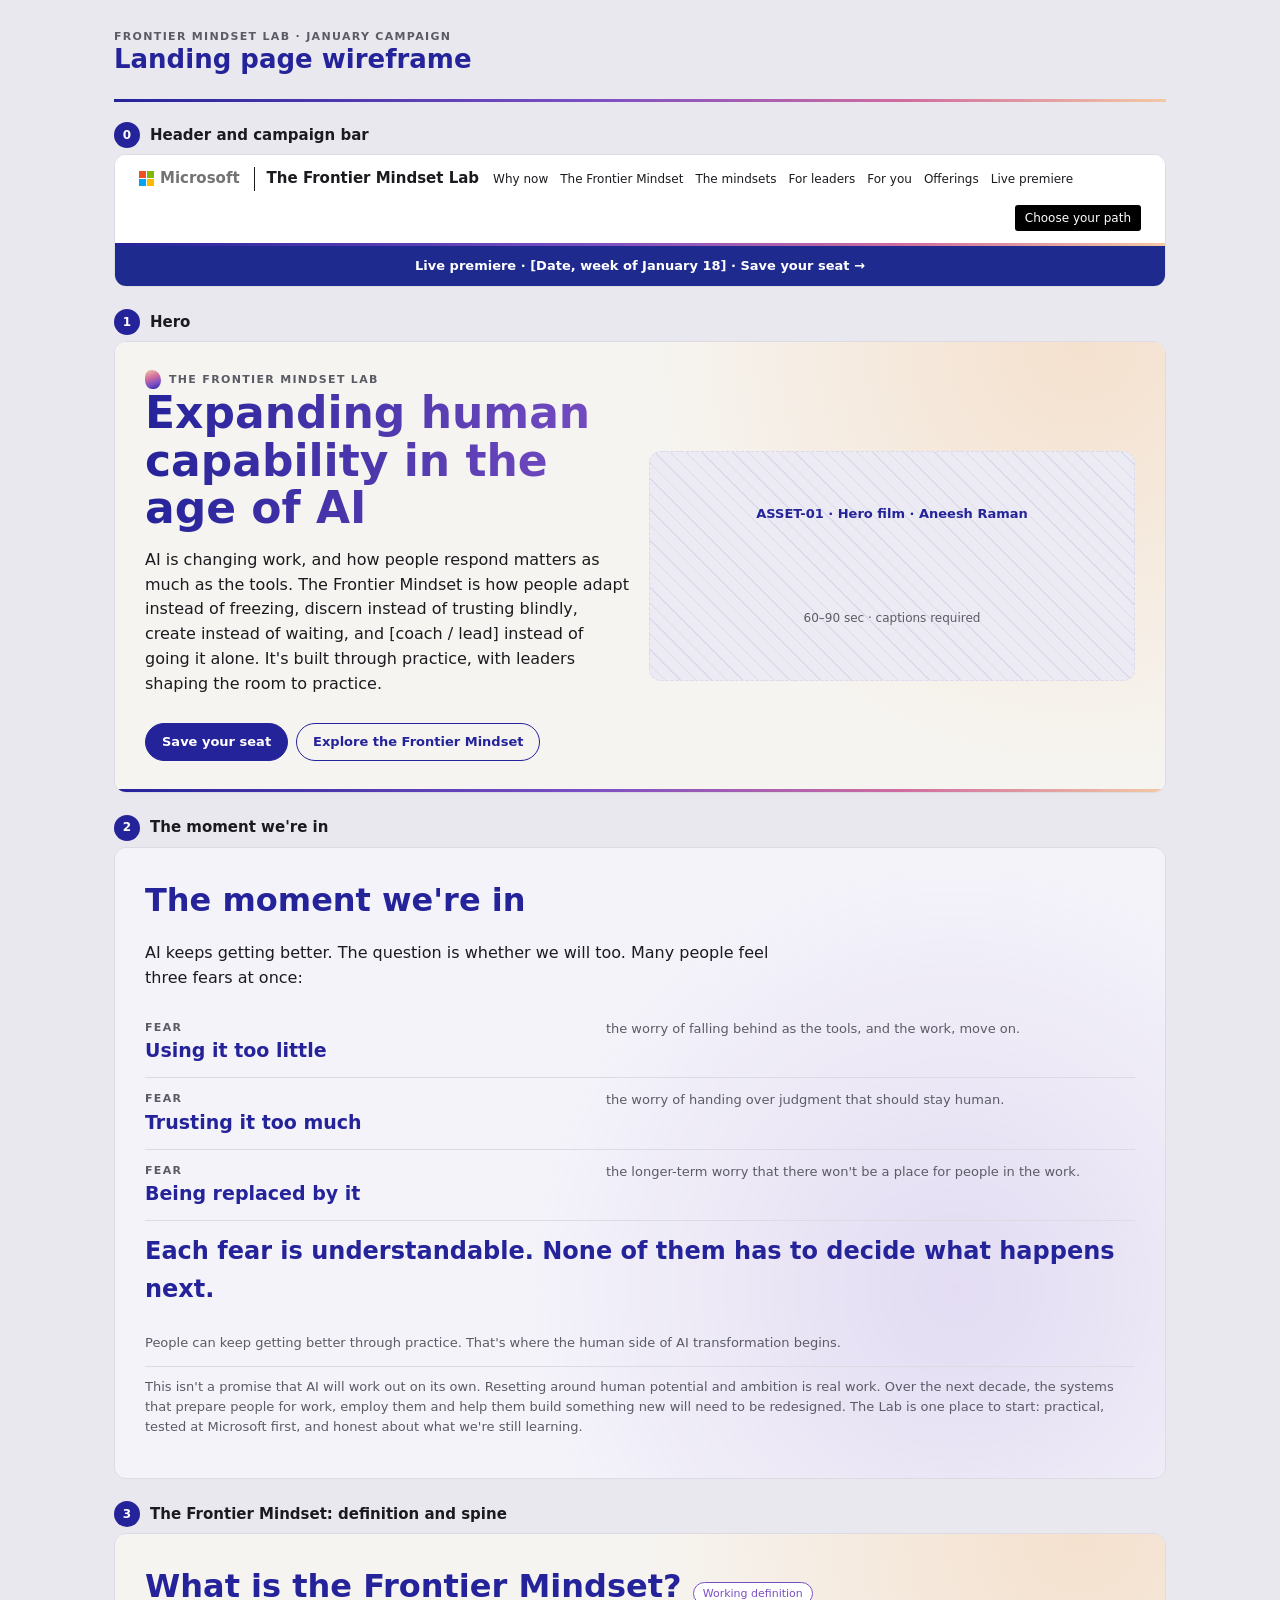
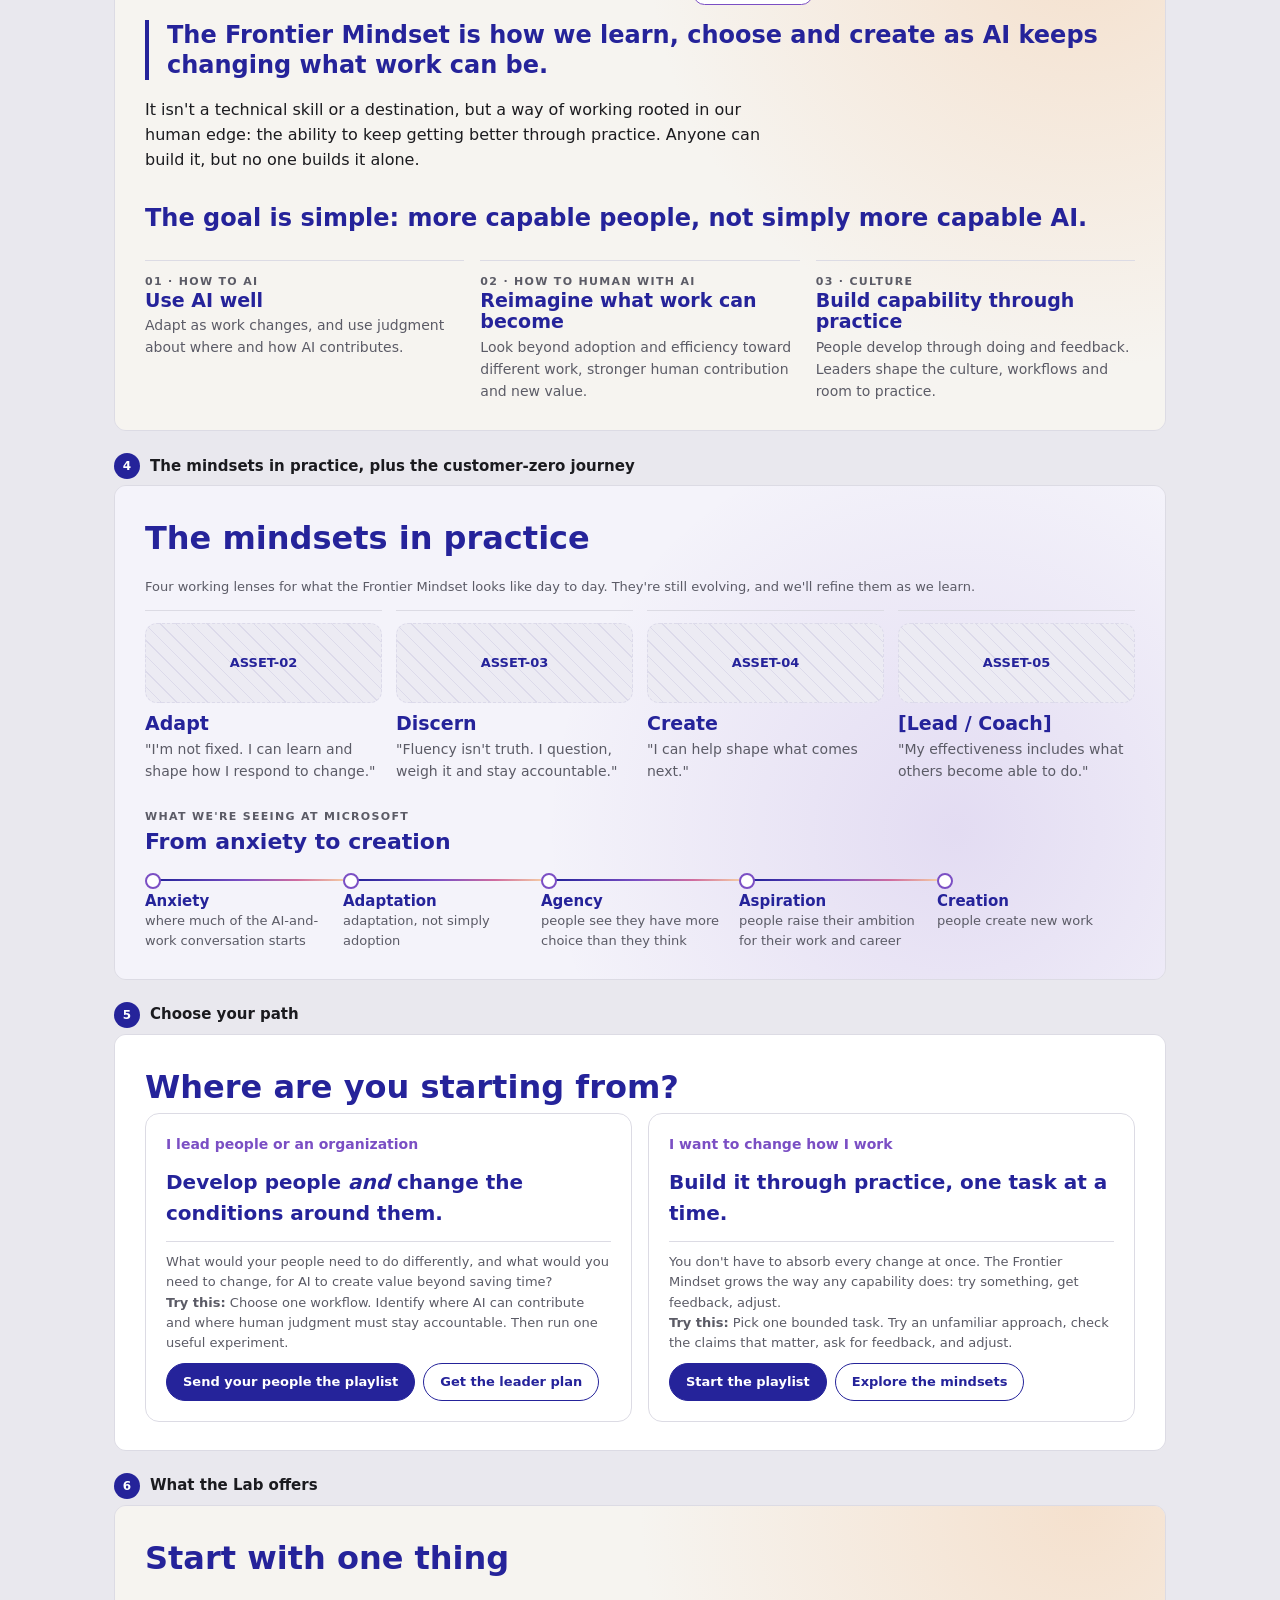
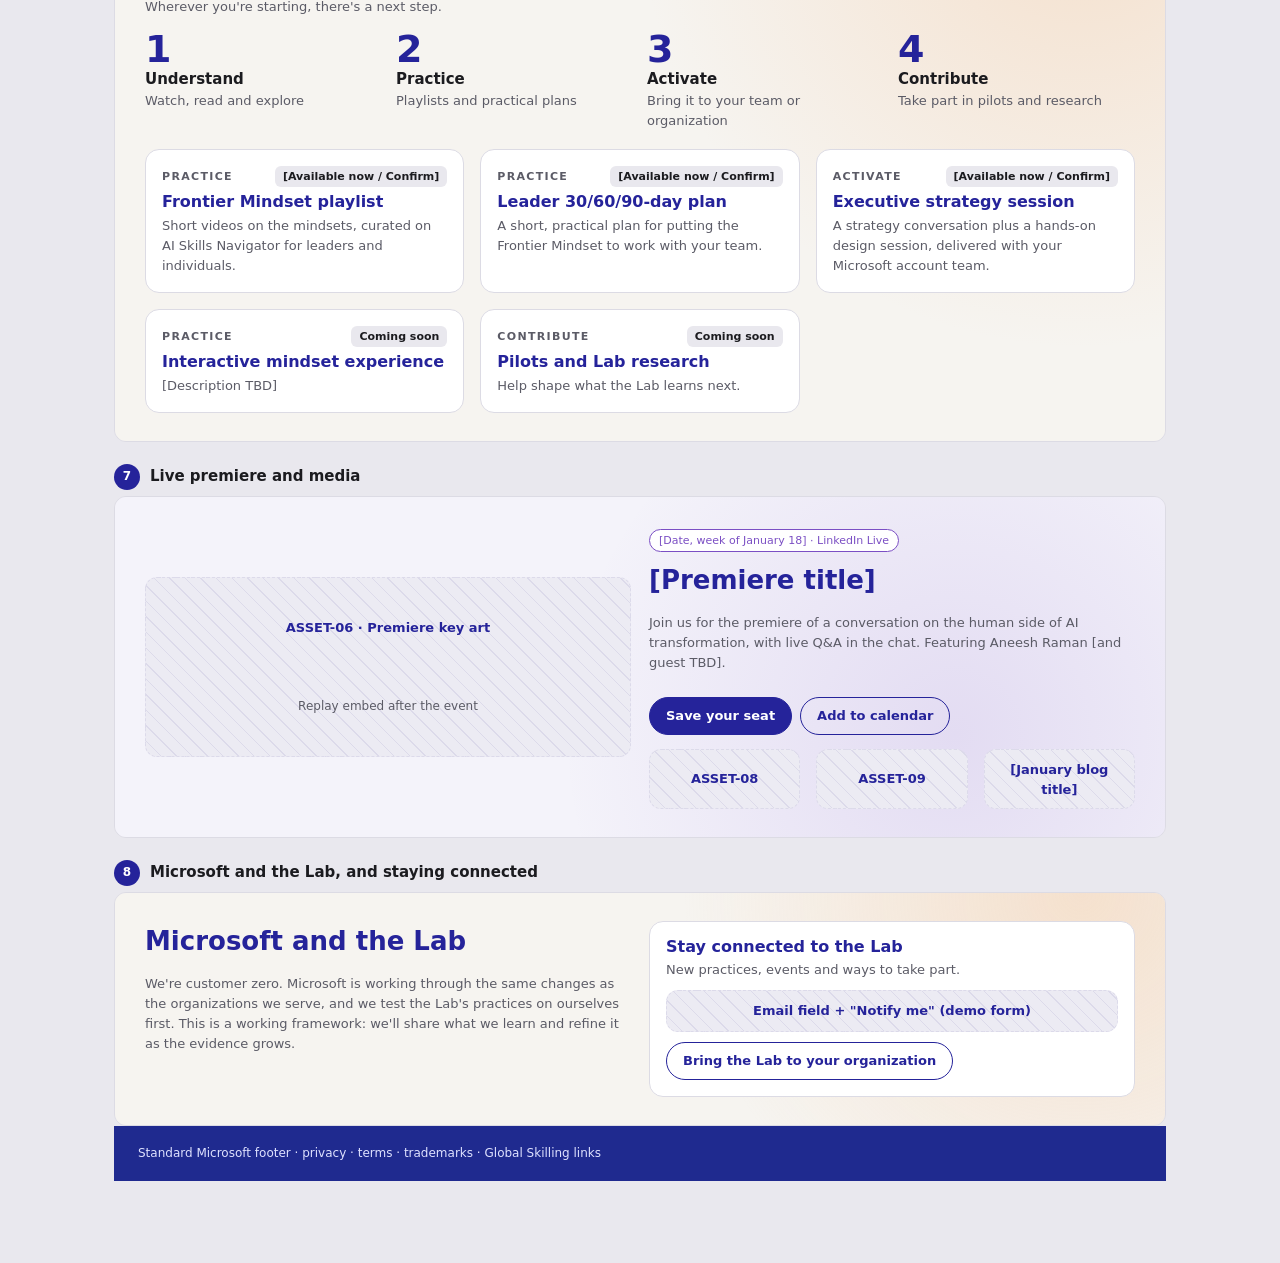
<file: landing-prototype/frml-landing-wireframe.html>
<!DOCTYPE html>
<html lang="en-US" dir="ltr">
<head>
<meta charset="utf-8"><meta name="MSRAI_Label_c3feb43e-95d4-42a1-ae97-85d136991a95_AI_Disclosure" content="Made with AI">
<meta name="viewport" content="width=device-width, initial-scale=1">
<meta name="color-scheme" content="light dark">
<title>Frontier Mindset Lab – January Landing Page Wireframe</title>
<style>
:root{
  --ink:#1b1b1f; --muted:#5b5b66; --line:#dcdbe4; --paper:#ffffff;
  --indigo:#25239a; --purple:#7b4fc4; --pink:#d06c9f; --peach:#f3c9a4; --navy:#1f2a8f;
  --warm:#f6f4f0; --lav:#f4f3fa; --grey:#e9e8ee;
  --grad:linear-gradient(90deg,var(--indigo),var(--purple) 45%,var(--pink) 75%,var(--peach));
  --ph:#ecebf3; --hatch:#dcdaea;
  --note:#fff6cc; --note-line:#e3c94f; --note-ink:#4a3d00;
  --keep:#1c7c54; --keep-soft:#dff3e9; --adapt:#9a6700; --adapt-soft:#fbefd5;
  --retire:#b3261e; --retire-soft:#fde7e5; --new:#25239a; --new-soft:#e6e6fa;
}
@media (prefers-color-scheme: dark){
  :root{
    --ink:#ececf2; --muted:#a9a9b8; --line:#3b3a48; --paper:#1d1c24;
    --indigo:#a9a7ff; --purple:#c3a2ff; --pink:#f0a3c8; --peach:#f3c9a4; --navy:#2c3790;
    --warm:#22211f; --lav:#1f1e2a; --grey:#26252e; --ph:#2a2936; --hatch:#35344a;
    --note:#3a3214; --note-line:#8a7520; --note-ink:#f3e3a0;
    --keep:#6fd3a5; --keep-soft:#173a2a; --adapt:#f0c060; --adapt-soft:#3b2f12;
    --retire:#ff8a80; --retire-soft:#3d1d1a; --new:#c3c1ff; --new-soft:#26264a;
  }
}
*{box-sizing:border-box}
body{margin:0;background:var(--grey);color:var(--ink);font:15px/1.55 "Segoe UI",system-ui,-apple-system,sans-serif}
.wrap{max-inline-size:1320px;margin-inline:auto;padding:28px 24px 60px}
h1,h2,h3,h4{line-height:1.15;margin-block:0 .4em}
.eyebrow{font-size:11px;letter-spacing:.12em;text-transform:uppercase;color:var(--muted);font-weight:600}
.doc-head{display:grid;grid-template-columns:1fr auto;gap:16px;align-items:end;padding-block-end:14px;margin-block-end:20px;border-block-end:3px solid transparent;border-image:var(--grad) 1}
.doc-head h1{font-size:26px;color:var(--indigo)}
.doc-head .meta{font-size:13px;color:var(--muted);text-align:end}
.panel{background:var(--paper);border:1px solid var(--line);border-radius:14px;padding:18px 20px;margin-block-end:18px}
.grid2{display:grid;grid-template-columns:1fr 1fr;gap:18px}
.grid3{display:grid;grid-template-columns:repeat(3,1fr);gap:16px}
.grid4{display:grid;grid-template-columns:repeat(4,1fr);gap:14px}
table{border-collapse:collapse;inline-size:100%;font-size:13px}
th,td{border-block-end:1px solid var(--line);padding:7px 8px;text-align:start;vertical-align:top}
th{font-size:11px;text-transform:uppercase;letter-spacing:.06em;color:var(--muted)}
.chip{display:inline-block;font-size:11px;font-weight:600;padding:2px 9px;border-radius:999px;white-space:nowrap}
.k{background:var(--keep-soft);color:var(--keep)} .a{background:var(--adapt-soft);color:var(--adapt)}
.r{background:var(--retire-soft);color:var(--retire)} .n{background:var(--new-soft);color:var(--new)}
.legend{display:flex;flex-wrap:wrap;gap:8px;margin-block-start:10px}
ul.tight{margin:6px 0 0;padding-inline-start:18px} ul.tight li{margin-block-end:4px}

/* Styled wireframe in the site's visual language */
.row{display:grid;grid-template-columns:minmax(0,1fr) 310px;gap:18px;margin-block-end:22px;align-items:start}
.sec-label{display:flex;gap:10px;align-items:center;margin-block-end:6px;flex-wrap:wrap}
.num{display:inline-grid;place-items:center;inline-size:26px;block-size:26px;border-radius:50%;background:var(--indigo);color:var(--paper);font-size:12px;font-weight:700}
.sec-label h3{font-size:15px;margin:0}
.frame{border-radius:12px;overflow:hidden;border:1px solid var(--line);background:var(--paper)}
.band{padding:28px 30px}
.band.warm{background:radial-gradient(circle at 92% 0%,rgba(243,201,164,.45),transparent 40%),var(--warm)}
.band.lav{background:radial-gradient(circle at 80% 70%,rgba(123,79,196,.14),transparent 45%),var(--lav)}
.band.white{background:var(--paper)}
.band.navy{background:var(--navy);color:#fff;text-align:center;padding:10px;font-size:13px;font-weight:600}
.hdr{display:flex;justify-content:space-between;align-items:center;padding:14px 24px;background:var(--paper);gap:12px;flex-wrap:wrap}
.logo{display:flex;gap:8px;align-items:center;color:var(--indigo);font-weight:600;font-size:17px}
.logo i{inline-size:22px;block-size:26px;border-radius:40% 60% 50% 50%;background:linear-gradient(160deg,var(--peach),var(--pink) 40%,var(--purple) 70%,var(--indigo))}
.selector{border:2px solid var(--indigo);border-radius:999px;padding:5px 14px;font-size:13px;color:var(--muted)}
.selector b{color:var(--indigo)}
.gradrule{block-size:3px;background:var(--grad)}
.tabs{display:flex;gap:22px;padding:12px 24px;font-size:14px;font-weight:500;background:var(--paper);border-block-end:1px solid var(--line);overflow:hidden;white-space:nowrap}
.tabs span.on{border-block-end:2px solid var(--purple);padding-block-end:3px}
.display{font-size:44px;font-weight:600;background:linear-gradient(90deg,var(--indigo),var(--purple));-webkit-background-clip:text;background-clip:text;color:transparent;line-height:1.08}
.h2{font-size:32px;font-weight:600;color:var(--indigo)}
.lede{font-size:16px;color:var(--ink);max-inline-size:640px}
.small{font-size:13px;color:var(--muted)}
.pill{display:inline-block;border:1.5px solid var(--line);border-radius:999px;padding:6px 14px;font-size:13px;font-weight:600;margin:4px 4px 0 0;background:var(--paper)}
.pill.fill{background:var(--purple);border-color:var(--purple);color:#fff}
.pill.outline{border-color:var(--purple);color:var(--purple);font-size:11px;padding:2px 9px;font-weight:500}
.draft{display:inline-block;background:var(--grey);border-radius:6px;font-size:11px;padding:2px 8px;font-weight:600;vertical-align:middle}
.ph{background:var(--ph);border:1.5px dashed var(--hatch);border-radius:12px;display:grid;place-items:center;text-align:center;color:var(--muted);font-size:12px;padding:10px;
    background-image:repeating-linear-gradient(45deg,transparent 0 10px,var(--hatch) 10px 11px)}
.ph strong{display:block;color:var(--indigo);font-size:13px}
.belief{display:grid;grid-template-columns:1fr 1.2fr;gap:20px;padding-block:12px;border-block-end:1px solid var(--line)}
.belief .t{color:var(--indigo);font-size:19px;font-weight:600}
.stepper{display:grid;grid-template-columns:repeat(5,1fr);gap:0;margin-block-start:16px}
.step{position:relative;padding-inline-end:10px}
.step .dot{inline-size:26px;block-size:26px;border-radius:50%;background:var(--indigo);color:#fff;display:grid;place-items:center;font-size:12px;font-weight:700;position:relative;z-index:1}
.step .dot.o{background:var(--paper);border:2px solid var(--purple);color:var(--purple)}
.step::before{content:"";position:absolute;inset-block-start:12px;inset-inline:26px 0;block-size:2px;background:var(--grad)}
.step:last-child::before{display:none}
.step h4{color:var(--indigo);font-size:19px;margin-block:12px 2px}
.topgrid > div{border-block-start:1px solid var(--line);padding-block-start:12px}
.topgrid h4{color:var(--indigo);font-size:19px;font-weight:600;margin-block-end:4px}
.topgrid p{margin:0;color:var(--muted);font-size:14px}
.quote{border-inline-start:4px solid var(--indigo);padding-inline-start:18px;margin-block:8px 18px}
.quote .q{font-size:24px;color:var(--indigo);font-weight:600;line-height:1.25}
.statement{font-size:24px;color:var(--indigo);font-weight:600;padding-block:12px;border-block-end:1px solid var(--line)}
.bignum{font-size:38px;color:var(--indigo);font-weight:600;line-height:1}
.card{background:var(--paper);border:1px solid var(--line);border-radius:14px;padding:16px}
.card h4{color:var(--indigo);font-size:16px;margin-block-end:4px}
.card p{margin:0;font-size:13px;color:var(--muted)}
.cardtop{display:flex;justify-content:space-between;gap:8px;align-items:center;margin-block-end:6px}
.btn{display:inline-block;border-radius:999px;padding:8px 16px;font-size:13px;font-weight:600;margin:10px 8px 0 0;border:1.5px solid var(--indigo);color:var(--indigo)}
.btn.p{background:var(--indigo);color:#fff}
.split{display:grid;grid-template-columns:1fr 1fr;gap:16px}
.split > .card{padding:20px}
.footer{background:var(--navy);color:#dfe2ff;padding:18px 24px;font-size:12px}

/* annotations */
.note{background:var(--note);border:1px solid var(--note-line);border-radius:10px;padding:12px 14px;font-size:12.5px;color:var(--note-ink)}
.note h4{font-size:12px;text-transform:uppercase;letter-spacing:.08em;margin-block-end:6px}
.note dl{margin:0} .note dt{font-weight:700;margin-block-start:7px} .note dd{margin:0}
.decide{border-inline-start:4px solid var(--retire);background:var(--retire-soft);padding:8px 10px;border-radius:4px;margin-block-start:8px;font-size:12.5px;color:var(--ink)}
.foot{font-size:12px;color:var(--muted);margin-block-start:30px;border-block-start:1px solid var(--line);padding-block-start:12px}
@media (max-width:960px){
  .row{grid-template-columns:1fr}
  .grid2,.grid3,.grid4,.split,.belief{grid-template-columns:1fr}
  .stepper{grid-template-columns:1fr 1fr}
  .display{font-size:34px}
}
@media print{
  body{background:#fff;font-size:11px}
  .wrap{padding:0}
  .row,.panel{break-inside:avoid}
  .row{grid-template-columns:minmax(0,1fr) 230px}
}

/* Additions */
.labhdr{display:flex;align-items:center;gap:14px;padding:12px 24px;background:var(--paper);flex-wrap:wrap}
.ms{display:inline-flex;align-items:center;gap:6px;color:#737373;font-weight:600;font-size:15px}
.ms i{display:grid;grid-template-columns:repeat(2,7px);gap:1px}
.ms i b{inline-size:7px;block-size:7px;display:block}
.ms i b:nth-child(1){background:#f25022}.ms i b:nth-child(2){background:#7fba00}.ms i b:nth-child(3){background:#00a4ef}.ms i b:nth-child(4){background:#ffb900}
.site{border-inline-start:1.5px solid var(--ink);padding-inline-start:12px;font-weight:600;font-size:15px;color:var(--ink)}
.links{display:flex;gap:12px;font-size:12px;color:var(--ink);flex-wrap:wrap}
.blackbtn{margin-inline-start:auto;background:#000;color:#fff;border-radius:3px;padding:4px 10px;font-size:12px}
.markrow{display:flex;align-items:center;gap:8px}
.markrow i{inline-size:16px;block-size:19px;border-radius:40% 60% 50% 50%;background:linear-gradient(160deg,var(--peach),var(--pink) 40%,var(--purple) 70%,var(--indigo))}
.edge{border-block-start:1px solid var(--line);padding-block-start:10px;margin-block-start:12px}
.path{color:var(--purple);font-weight:600;font-size:14px}
.journey{display:grid;grid-template-columns:repeat(5,1fr);margin-block-start:12px}
.journey > div{position:relative;padding-block-start:22px;padding-inline-end:8px}
.journey > div::before{content:"";position:absolute;inset-block-start:2px;inset-inline-start:0;inline-size:12px;block-size:12px;border-radius:50%;border:2px solid var(--purple);background:var(--paper);z-index:1}
.journey > div::after{content:"";position:absolute;inset-block-start:8px;inset-inline:14px 0;block-size:2px;background:var(--grad)}
.journey > div:last-child::after{display:none}
.journey h4{color:var(--indigo);font-size:15px;margin:0}
@media (max-width:960px){.journey{grid-template-columns:1fr 1fr}}
.row{grid-template-columns:minmax(0,1fr)}
.wrap{max-inline-size:1100px}
</style>
</head>
<body>
<div class="wrap">

<header class="doc-head">
  <div>
    <div class="eyebrow">Frontier Mindset Lab · January campaign</div>
    <h1>Landing page wireframe</h1>
  </div>
</header>



<!-- 0 HEADER -->
<div class="row">
  <div>
    <div class="sec-label"><span class="num">0</span><h3>Header and campaign bar</h3></div>
    <div class="frame">
      <div class="labhdr">
        <span class="ms"><i><b></b><b></b><b></b><b></b></i>Microsoft</span>
        <span class="site">The Frontier Mindset Lab</span>
        <span class="links"><span>Why now</span><span>The Frontier Mindset</span><span>The mindsets</span><span>For leaders</span><span>For you</span><span>Offerings</span><span>Live premiere</span></span>
        <span class="blackbtn">Choose your path</span>
      </div>
      <div class="gradrule"></div>
      <div class="band navy">Live premiere · [Date, week of January 18] · Save your seat →</div>
    </div>
  </div>
</div>

<!-- 1 HERO -->
<div class="row">
  <div>
    <div class="sec-label"><span class="num">1</span><h3>Hero</h3></div>
    <div class="frame">
      <div class="band warm grid2" style="align-items:center">
        <div>
          <div class="eyebrow markrow"><i></i>The Frontier Mindset Lab</div>
          <div class="display">Expanding human capability in the age of AI</div>
          <p class="lede">AI is changing work, and how people respond matters as much as the tools. The Frontier Mindset is how people adapt instead of freezing, discern instead of trusting blindly, create instead of waiting, and [coach / lead] instead of going it alone. It's built through practice, with leaders shaping the room to practice.</p>
          <span class="btn p">Save your seat</span><span class="btn">Explore the Frontier Mindset</span>
        </div>
        <div class="ph" style="min-block-size:230px"><strong>ASSET-01 · Hero film · Aneesh Raman</strong>60–90 sec · captions required</div>
      </div>
      <div class="gradrule"></div>
    </div>
  </div>
</div>

<!-- 2 THE MOMENT WE'RE IN -->
<div class="row">
  <div>
    <div class="sec-label"><span class="num">2</span><h3>The moment we're in</h3></div>
    <div class="frame"><div class="band lav">
      <div class="h2">The moment we're in</div>
      <p class="lede">AI keeps getting better. The question is whether we will too. Many people feel three fears at once:</p>
      <div class="belief"><div><div class="eyebrow">Fear</div><div class="t">Using it too little</div></div><div class="small">the worry of falling behind as the tools, and the work, move on.</div></div>
      <div class="belief"><div><div class="eyebrow">Fear</div><div class="t">Trusting it too much</div></div><div class="small">the worry of handing over judgment that should stay human.</div></div>
      <div class="belief"><div><div class="eyebrow">Fear</div><div class="t">Being replaced by it</div></div><div class="small">the longer-term worry that there won't be a place for people in the work.</div></div>
      <div class="statement" style="border:0">Each fear is understandable. None of them has to decide what happens next.</div>
      <p class="small">People can keep getting better through practice. That's where the human side of AI transformation begins.</p>
      <p class="small edge">This isn't a promise that AI will work out on its own. Resetting around human potential and ambition is real work. Over the next decade, the systems that prepare people for work, employ them and help them build something new will need to be redesigned. The Lab is one place to start: practical, tested at Microsoft first, and honest about what we're still learning.</p>
    </div></div>
  </div>
</div>

<!-- 3 DEFINITION -->
<div class="row">
  <div>
    <div class="sec-label"><span class="num">3</span><h3>The Frontier Mindset: definition and spine</h3></div>
    <div class="frame"><div class="band warm">
      <div class="h2">What is the Frontier Mindset? <span class="pill outline">Working definition</span></div>
      <div class="quote"><div class="q">The Frontier Mindset is how we learn, choose and create as AI keeps changing what work can be.</div></div>
      <p class="lede">It isn't a technical skill or a destination, but a way of working rooted in our human edge: the ability to keep getting better through practice. Anyone can build it, but no one builds it alone.</p>
      <div class="statement" style="border:0">The goal is simple: more capable people, not simply more capable AI.</div>
      <div class="grid3 topgrid" style="margin-block-start:10px">
        <div><div class="eyebrow">01 · How to AI</div><h4>Use AI well</h4><p>Adapt as work changes, and use judgment about where and how AI contributes.</p></div>
        <div><div class="eyebrow">02 · How to human with AI</div><h4>Reimagine what work can become</h4><p>Look beyond adoption and efficiency toward different work, stronger human contribution and new value.</p></div>
        <div><div class="eyebrow">03 · Culture</div><h4>Build capability through practice</h4><p>People develop through doing and feedback. Leaders shape the culture, workflows and room to practice.</p></div>
      </div>
    </div></div>
  </div>
</div>

<!-- 4 MINDSETS + JOURNEY -->
<div class="row">
  <div>
    <div class="sec-label"><span class="num">4</span><h3>The mindsets in practice, plus the customer-zero journey</h3></div>
    <div class="frame"><div class="band lav">
      <div class="h2">The mindsets in practice</div>
      <p class="small">Four working lenses for what the Frontier Mindset looks like day to day. They're still evolving, and we'll refine them as we learn.</p>
      <div class="grid4 topgrid" style="margin-block-start:10px">
        <div><div class="ph" style="block-size:80px;margin-block-end:10px"><strong>ASSET-02</strong></div><h4>Adapt</h4><p>"I'm not fixed. I can learn and shape how I respond to change."</p></div>
        <div><div class="ph" style="block-size:80px;margin-block-end:10px"><strong>ASSET-03</strong></div><h4>Discern</h4><p>"Fluency isn't truth. I question, weigh it and stay accountable."</p></div>
        <div><div class="ph" style="block-size:80px;margin-block-end:10px"><strong>ASSET-04</strong></div><h4>Create</h4><p>"I can help shape what comes next."</p></div>
        <div><div class="ph" style="block-size:80px;margin-block-end:10px"><strong>ASSET-05</strong></div><h4>[Lead / Coach]</h4><p>"My effectiveness includes what others become able to do."</p></div>
      </div>
      <div style="margin-block-start:26px">
        <div class="eyebrow">What we're seeing at Microsoft</div>
        <div class="h2" style="font-size:22px">From anxiety to creation</div>
        <div class="journey">
          <div><h4>Anxiety</h4><div class="small">where much of the AI-and-work conversation starts</div></div>
          <div><h4>Adaptation</h4><div class="small">adaptation, not simply adoption</div></div>
          <div><h4>Agency</h4><div class="small">people see they have more choice than they think</div></div>
          <div><h4>Aspiration</h4><div class="small">people raise their ambition for their work and career</div></div>
          <div><h4>Creation</h4><div class="small">people create new work</div></div>
        </div>
      </div>
    </div></div>
  </div>
</div>

<!-- 5 PATHS -->
<div class="row">
  <div>
    <div class="sec-label"><span class="num">5</span><h3>Choose your path</h3></div>
    <div class="frame"><div class="band white">
      <div class="h2">Where are you starting from?</div>
      <div class="split">
        <div class="card">
          <div class="path">I lead people or an organization</div>
          <div class="statement" style="font-size:20px">Develop people <em>and</em> change the conditions around them.</div>
          <p class="small" style="margin-block-start:10px">What would your people need to do differently, and what would you need to change, for AI to create value beyond saving time?</p>
          <p class="small"><strong>Try this:</strong> Choose one workflow. Identify where AI can contribute and where human judgment must stay accountable. Then run one useful experiment.</p>
          <span class="btn p">Send your people the playlist</span><span class="btn">Get the leader plan</span>
        </div>
        <div class="card">
          <div class="path">I want to change how I work</div>
          <div class="statement" style="font-size:20px">Build it through practice, one task at a time.</div>
          <p class="small" style="margin-block-start:10px">You don't have to absorb every change at once. The Frontier Mindset grows the way any capability does: try something, get feedback, adjust.</p>
          <p class="small"><strong>Try this:</strong> Pick one bounded task. Try an unfamiliar approach, check the claims that matter, ask for feedback, and adjust.</p>
          <span class="btn p">Start the playlist</span><span class="btn">Explore the mindsets</span>
        </div>
      </div>
    </div></div>
  </div>
</div>

<!-- 6 OFFERINGS -->
<div class="row">
  <div>
    <div class="sec-label"><span class="num">6</span><h3>What the Lab offers</h3></div>
    <div class="frame"><div class="band warm">
      <div class="h2">Start with one thing</div>
      <p class="small">Wherever you're starting, there's a next step.</p>
      <div class="grid4" style="margin-block:10px 18px">
        <div><div class="bignum">1</div><strong>Understand</strong><div class="small">Watch, read and explore</div></div>
        <div><div class="bignum">2</div><strong>Practice</strong><div class="small">Playlists and practical plans</div></div>
        <div><div class="bignum">3</div><strong>Activate</strong><div class="small">Bring it to your team or organization</div></div>
        <div><div class="bignum">4</div><strong>Contribute</strong><div class="small">Take part in pilots and research</div></div>
      </div>
      <div class="grid3">
        <div class="card"><div class="cardtop"><span class="eyebrow">Practice</span><span class="draft">[Available now / Confirm]</span></div><h4>Frontier Mindset playlist</h4><p>Short videos on the mindsets, curated on AI Skills Navigator for leaders and individuals.</p></div>
        <div class="card"><div class="cardtop"><span class="eyebrow">Practice</span><span class="draft">[Available now / Confirm]</span></div><h4>Leader 30/60/90-day plan</h4><p>A short, practical plan for putting the Frontier Mindset to work with your team.</p></div>
        <div class="card"><div class="cardtop"><span class="eyebrow">Activate</span><span class="draft">[Available now / Confirm]</span></div><h4>Executive strategy session</h4><p>A strategy conversation plus a hands-on design session, delivered with your Microsoft account team.</p></div>
        <div class="card"><div class="cardtop"><span class="eyebrow">Practice</span><span class="draft">Coming soon</span></div><h4>Interactive mindset experience</h4><p>[Description TBD]</p></div>
        <div class="card"><div class="cardtop"><span class="eyebrow">Contribute</span><span class="draft">Coming soon</span></div><h4>Pilots and Lab research</h4><p>Help shape what the Lab learns next.</p></div>
      </div>
    </div></div>
  </div>
</div>

<!-- 7 LIVE -->
<div class="row">
  <div>
    <div class="sec-label"><span class="num">7</span><h3>Live premiere and media</h3></div>
    <div class="frame"><div class="band lav grid2" style="align-items:center">
      <div class="ph" style="min-block-size:180px"><strong>ASSET-06 · Premiere key art</strong>Replay embed after the event</div>
      <div>
        <span class="pill outline">[Date, week of January 18] · LinkedIn Live</span>
        <div class="h2" style="font-size:26px;margin-block-start:8px">[Premiere title]</div>
        <p class="small">Join us for the premiere of a conversation on the human side of AI transformation, with live Q&amp;A in the chat. Featuring Aneesh Raman [and guest TBD].</p>
        <span class="btn p">Save your seat</span><span class="btn">Add to calendar</span>
        <div class="grid3" style="margin-block-start:14px"><div class="ph" style="block-size:60px"><strong>ASSET-08</strong></div><div class="ph" style="block-size:60px"><strong>ASSET-09</strong></div><div class="ph" style="block-size:60px"><strong>[January blog title]</strong></div></div>
      </div>
    </div></div>
  </div>
</div>

<!-- 8 CONNECT -->
<div class="row">
  <div>
    <div class="sec-label"><span class="num">8</span><h3>Microsoft and the Lab, and staying connected</h3></div>
    <div class="frame"><div class="band warm grid2">
      <div>
        <div class="h2" style="font-size:26px">Microsoft and the Lab</div>
        <p class="small">We're customer zero. Microsoft is working through the same changes as the organizations we serve, and we test the Lab's practices on ourselves first. This is a working framework: we'll share what we learn and refine it as the evidence grows.</p>
      </div>
      <div class="card">
        <h4>Stay connected to the Lab</h4>
        <p>New practices, events and ways to take part.</p>
        <div class="ph" style="block-size:42px;margin-block-start:10px"><strong>Email field + "Notify me" (demo form)</strong></div>
        <span class="btn">Bring the Lab to your organization</span>
      </div>
    </div></div>
    <div class="footer">Standard Microsoft footer · privacy · terms · trademarks · Global Skilling links</div>
  </div>
</div>

</div>
</body>
</html>
</file>
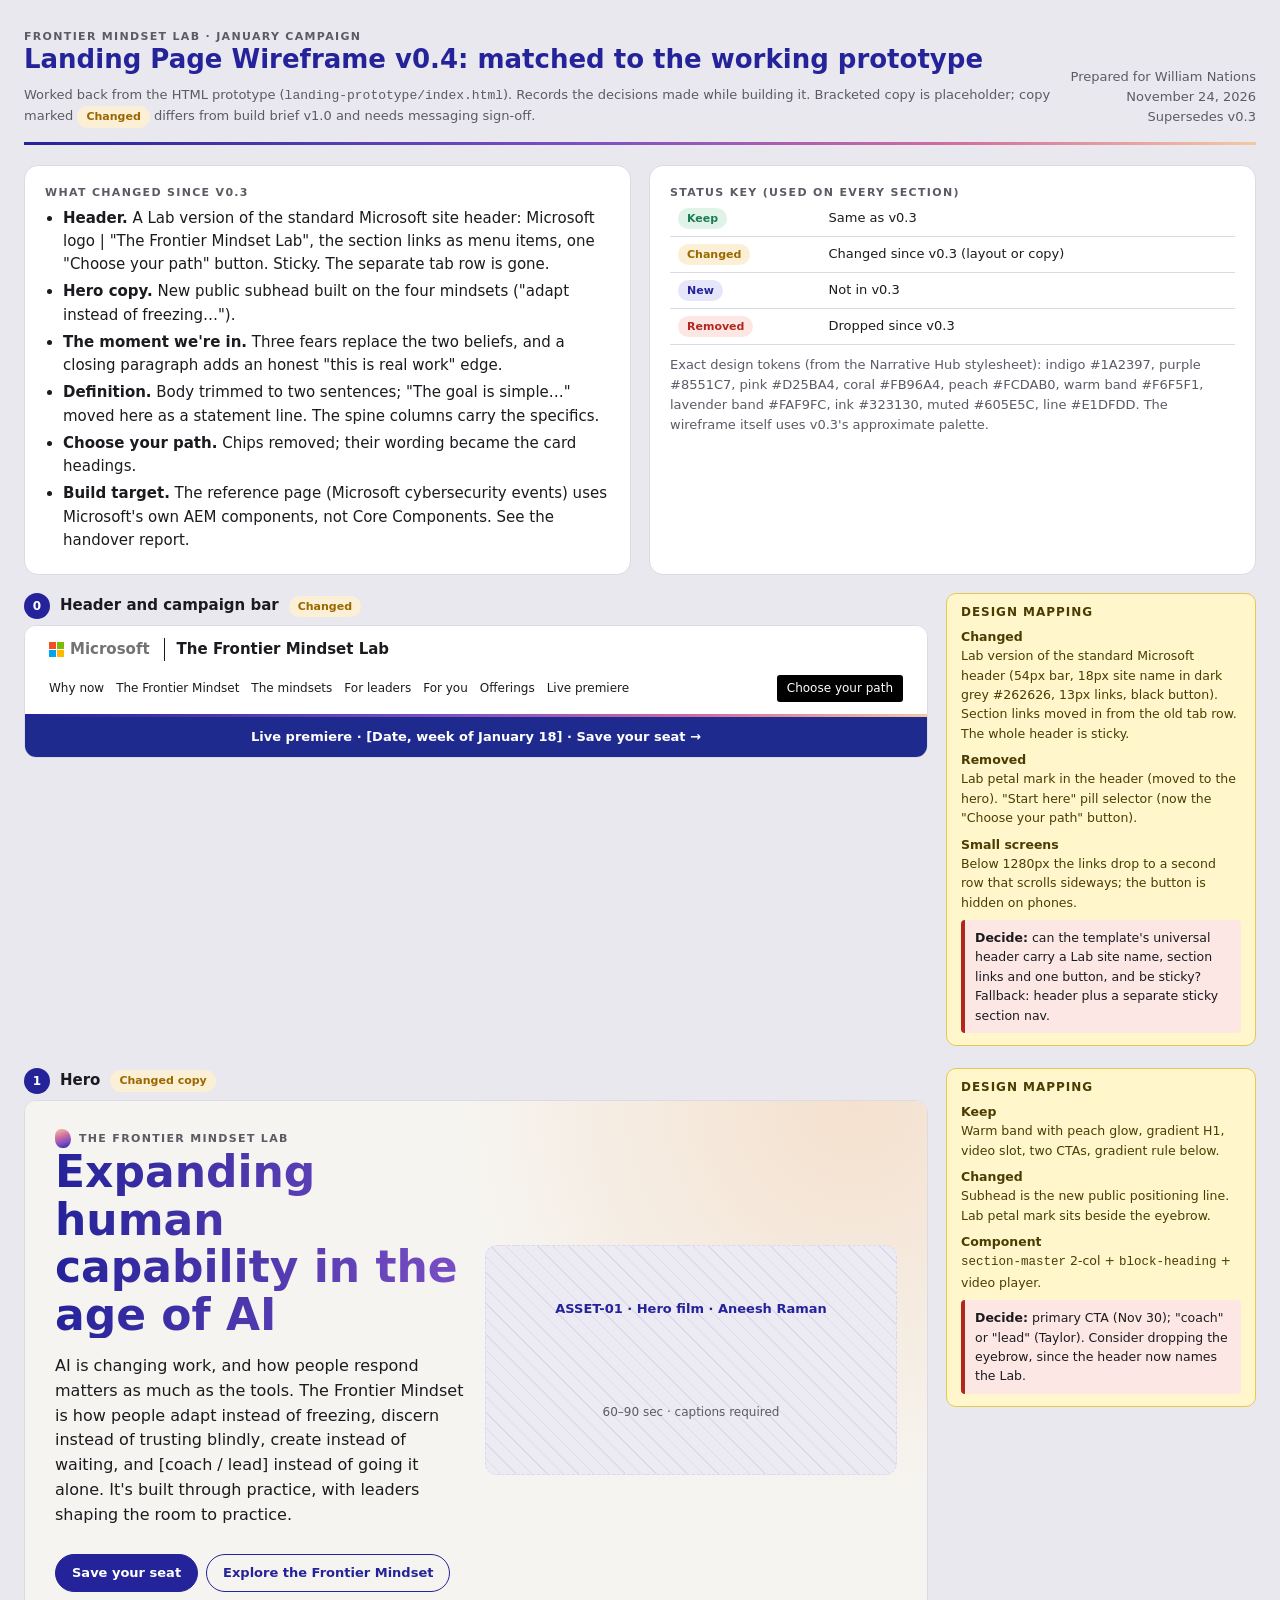
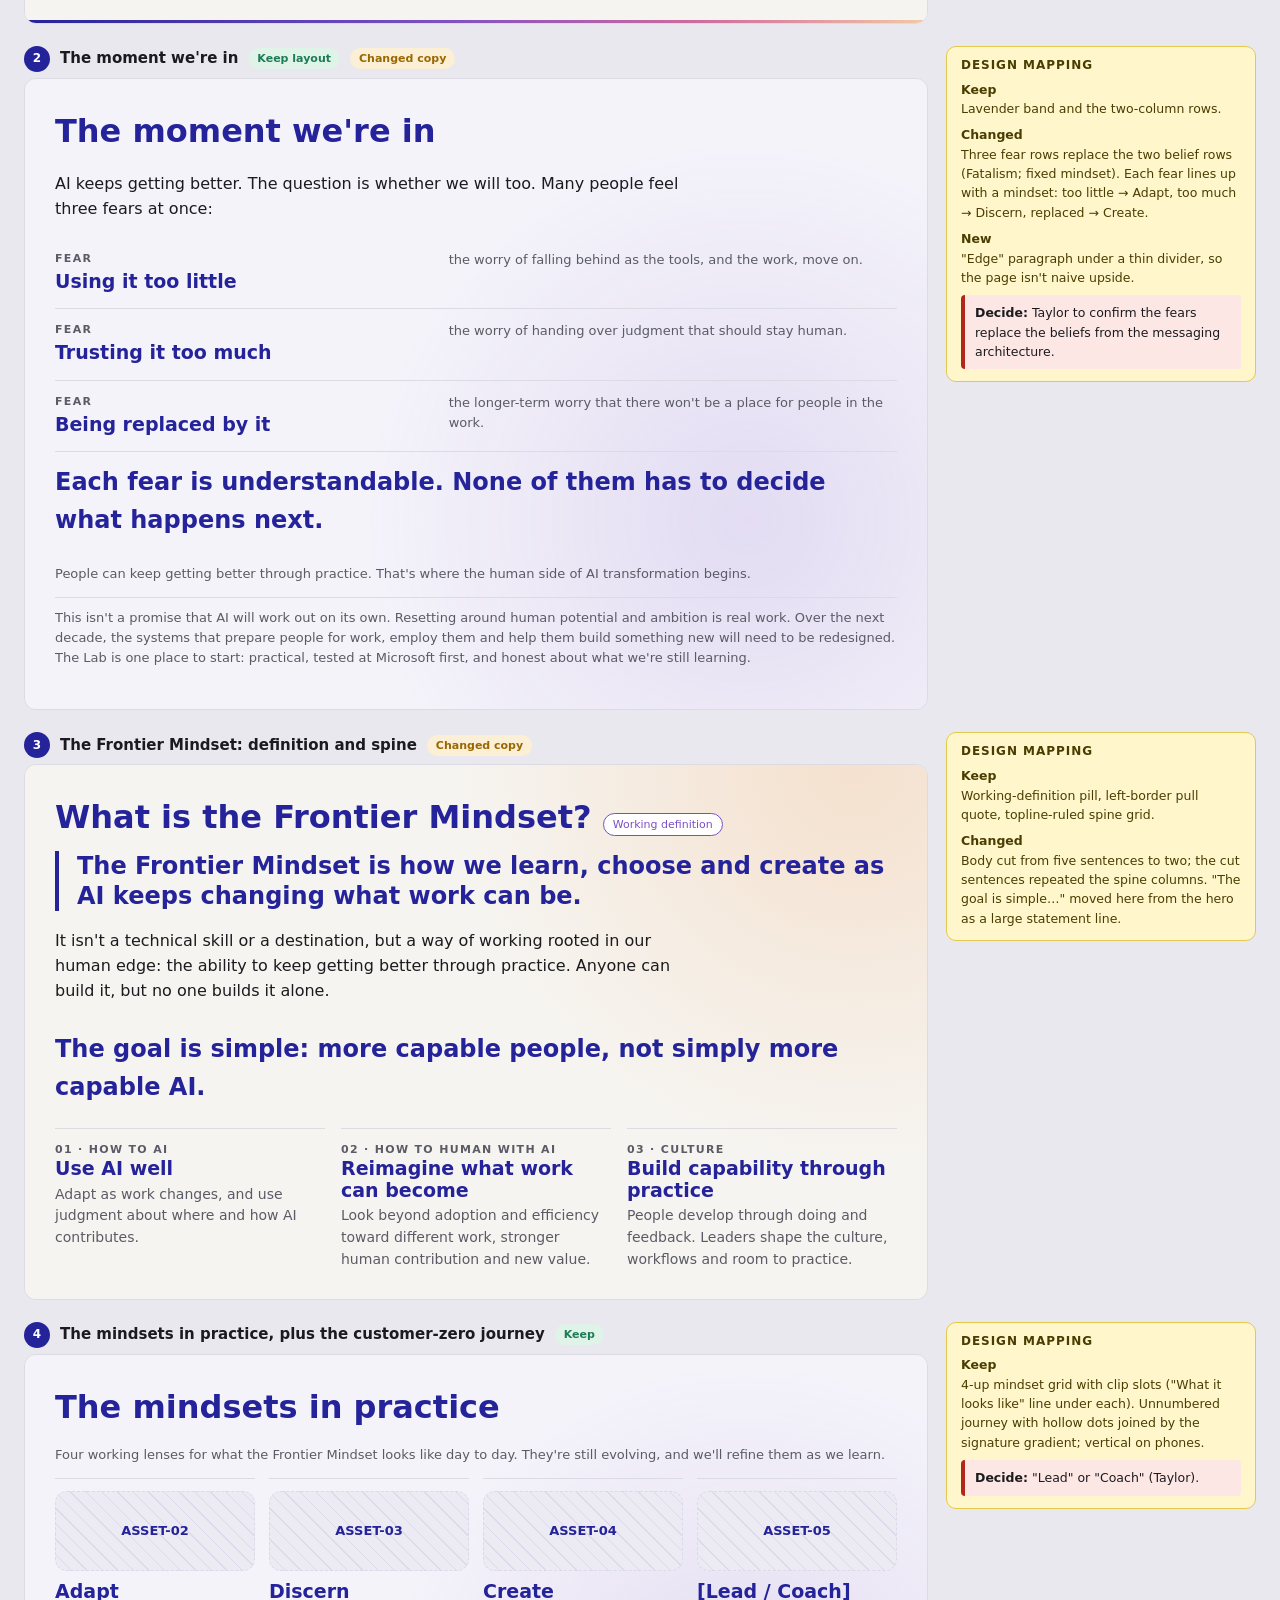
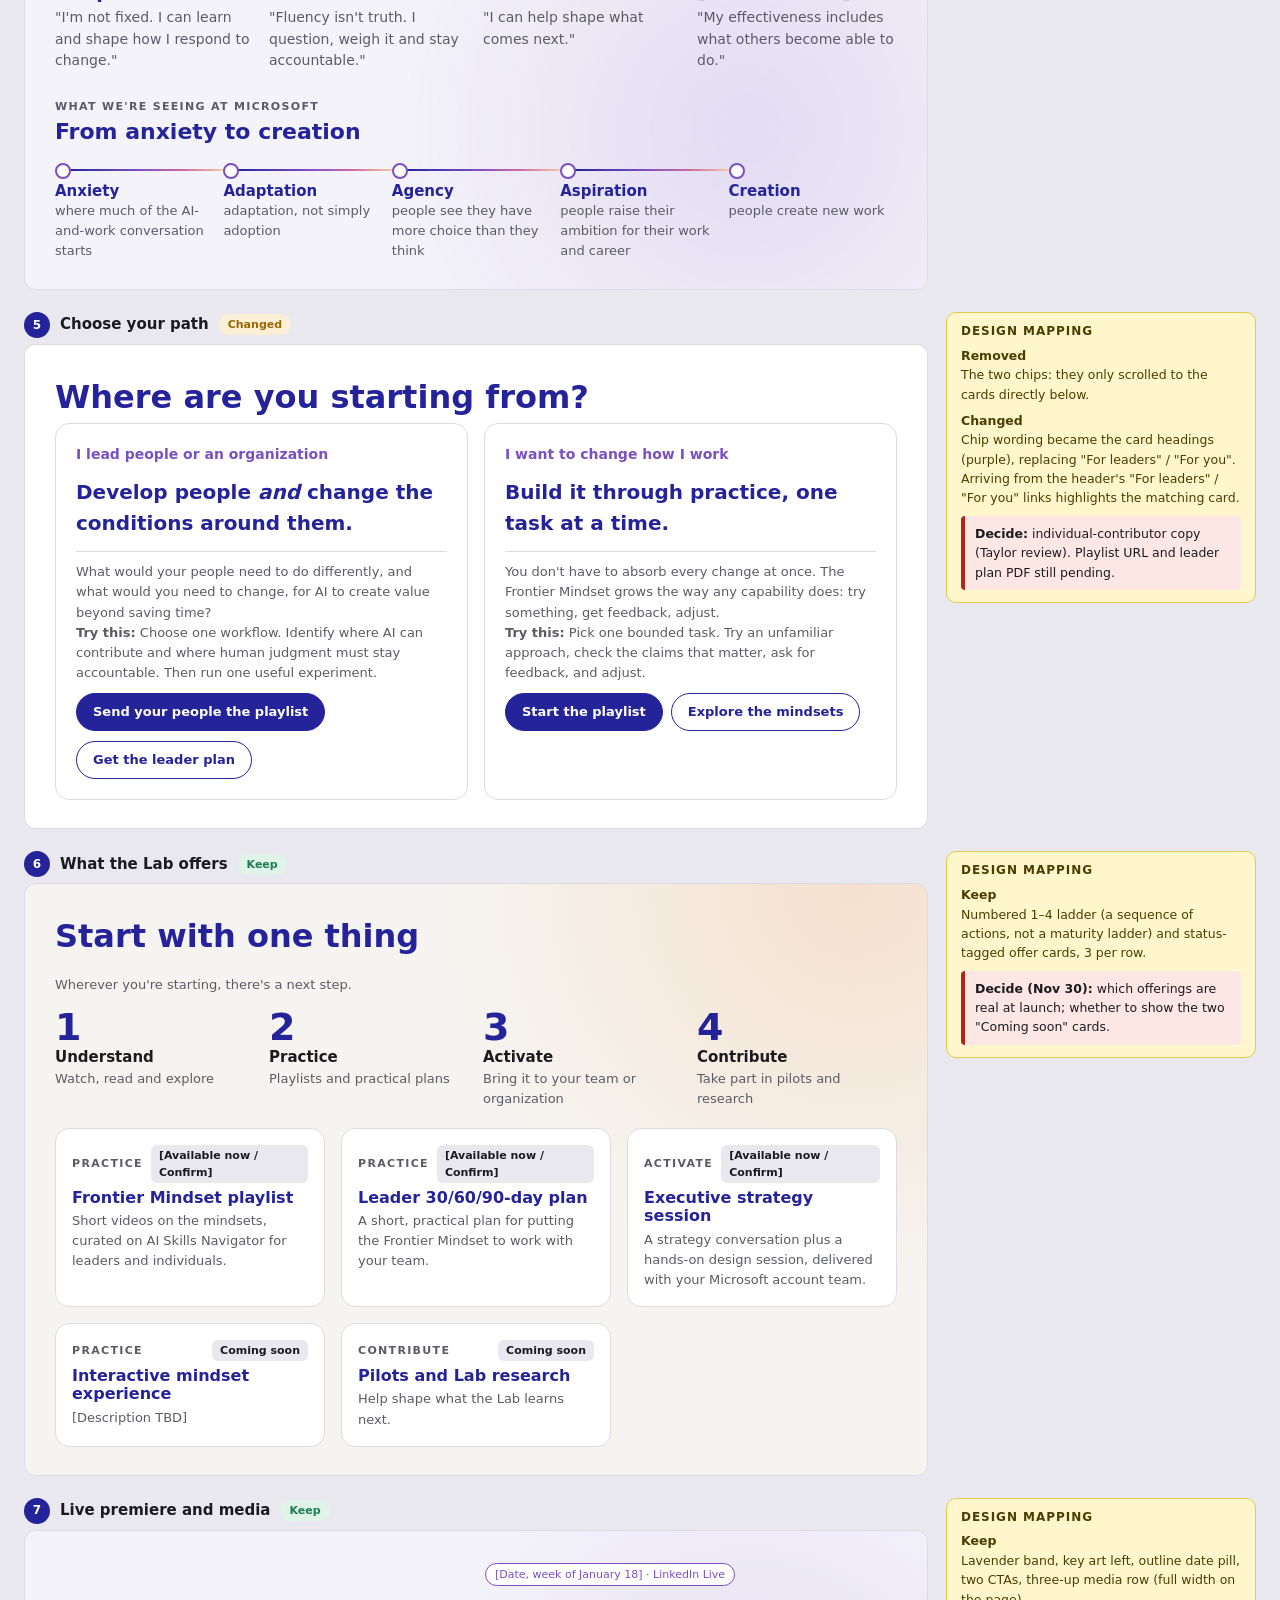
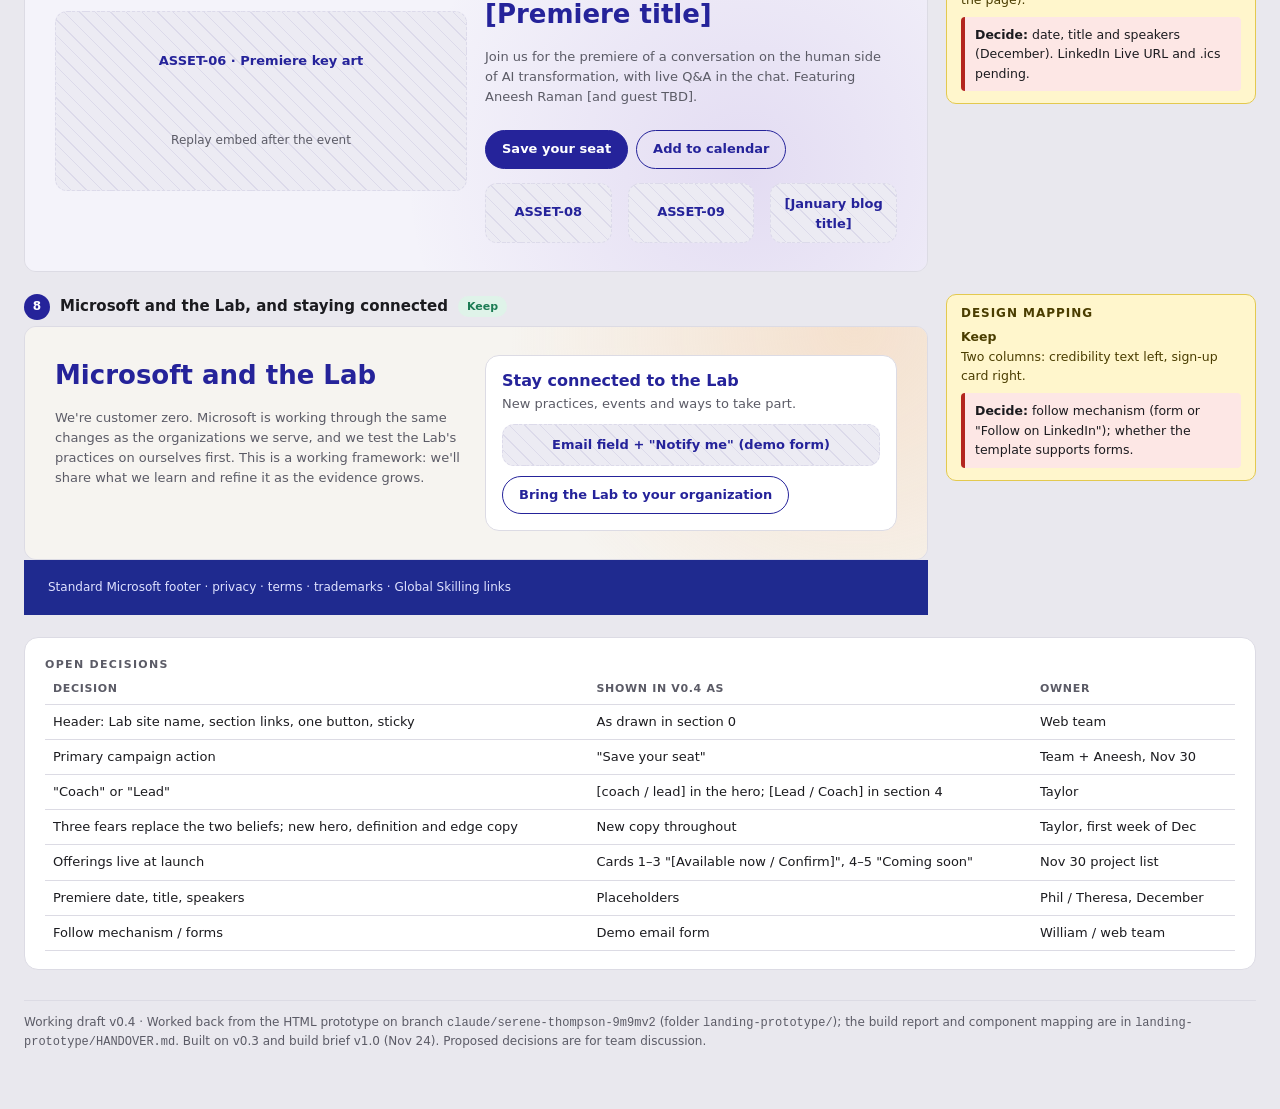
<file: landing-prototype/wireframe-v0.4.html>
<!DOCTYPE html>
<html lang="en-US" dir="ltr">
<head>
<meta charset="utf-8"><meta name="MSRAI_Label_c3feb43e-95d4-42a1-ae97-85d136991a95_AI_Disclosure" content="Made with AI">
<meta name="viewport" content="width=device-width, initial-scale=1">
<meta name="color-scheme" content="light dark">
<title>Frontier Mindset Lab – January Landing Page Wireframe v0.4 (matched to prototype)</title>
<style>
:root{
  --ink:#1b1b1f; --muted:#5b5b66; --line:#dcdbe4; --paper:#ffffff;
  --indigo:#25239a; --purple:#7b4fc4; --pink:#d06c9f; --peach:#f3c9a4; --navy:#1f2a8f;
  --warm:#f6f4f0; --lav:#f4f3fa; --grey:#e9e8ee;
  --grad:linear-gradient(90deg,var(--indigo),var(--purple) 45%,var(--pink) 75%,var(--peach));
  --ph:#ecebf3; --hatch:#dcdaea;
  --note:#fff6cc; --note-line:#e3c94f; --note-ink:#4a3d00;
  --keep:#1c7c54; --keep-soft:#dff3e9; --adapt:#9a6700; --adapt-soft:#fbefd5;
  --retire:#b3261e; --retire-soft:#fde7e5; --new:#25239a; --new-soft:#e6e6fa;
}
@media (prefers-color-scheme: dark){
  :root{
    --ink:#ececf2; --muted:#a9a9b8; --line:#3b3a48; --paper:#1d1c24;
    --indigo:#a9a7ff; --purple:#c3a2ff; --pink:#f0a3c8; --peach:#f3c9a4; --navy:#2c3790;
    --warm:#22211f; --lav:#1f1e2a; --grey:#26252e; --ph:#2a2936; --hatch:#35344a;
    --note:#3a3214; --note-line:#8a7520; --note-ink:#f3e3a0;
    --keep:#6fd3a5; --keep-soft:#173a2a; --adapt:#f0c060; --adapt-soft:#3b2f12;
    --retire:#ff8a80; --retire-soft:#3d1d1a; --new:#c3c1ff; --new-soft:#26264a;
  }
}
*{box-sizing:border-box}
body{margin:0;background:var(--grey);color:var(--ink);font:15px/1.55 "Segoe UI",system-ui,-apple-system,sans-serif}
.wrap{max-inline-size:1320px;margin-inline:auto;padding:28px 24px 60px}
h1,h2,h3,h4{line-height:1.15;margin-block:0 .4em}
.eyebrow{font-size:11px;letter-spacing:.12em;text-transform:uppercase;color:var(--muted);font-weight:600}
.doc-head{display:grid;grid-template-columns:1fr auto;gap:16px;align-items:end;padding-block-end:14px;margin-block-end:20px;border-block-end:3px solid transparent;border-image:var(--grad) 1}
.doc-head h1{font-size:26px;color:var(--indigo)}
.doc-head .meta{font-size:13px;color:var(--muted);text-align:end}
.panel{background:var(--paper);border:1px solid var(--line);border-radius:14px;padding:18px 20px;margin-block-end:18px}
.grid2{display:grid;grid-template-columns:1fr 1fr;gap:18px}
.grid3{display:grid;grid-template-columns:repeat(3,1fr);gap:16px}
.grid4{display:grid;grid-template-columns:repeat(4,1fr);gap:14px}
table{border-collapse:collapse;inline-size:100%;font-size:13px}
th,td{border-block-end:1px solid var(--line);padding:7px 8px;text-align:start;vertical-align:top}
th{font-size:11px;text-transform:uppercase;letter-spacing:.06em;color:var(--muted)}
.chip{display:inline-block;font-size:11px;font-weight:600;padding:2px 9px;border-radius:999px;white-space:nowrap}
.k{background:var(--keep-soft);color:var(--keep)} .a{background:var(--adapt-soft);color:var(--adapt)}
.r{background:var(--retire-soft);color:var(--retire)} .n{background:var(--new-soft);color:var(--new)}
.legend{display:flex;flex-wrap:wrap;gap:8px;margin-block-start:10px}
ul.tight{margin:6px 0 0;padding-inline-start:18px} ul.tight li{margin-block-end:4px}

/* Styled wireframe in the site's visual language */
.row{display:grid;grid-template-columns:minmax(0,1fr) 310px;gap:18px;margin-block-end:22px;align-items:start}
.sec-label{display:flex;gap:10px;align-items:center;margin-block-end:6px;flex-wrap:wrap}
.num{display:inline-grid;place-items:center;inline-size:26px;block-size:26px;border-radius:50%;background:var(--indigo);color:var(--paper);font-size:12px;font-weight:700}
.sec-label h3{font-size:15px;margin:0}
.frame{border-radius:12px;overflow:hidden;border:1px solid var(--line);background:var(--paper)}
.band{padding:28px 30px}
.band.warm{background:radial-gradient(circle at 92% 0%,rgba(243,201,164,.45),transparent 40%),var(--warm)}
.band.lav{background:radial-gradient(circle at 80% 70%,rgba(123,79,196,.14),transparent 45%),var(--lav)}
.band.white{background:var(--paper)}
.band.navy{background:var(--navy);color:#fff;text-align:center;padding:10px;font-size:13px;font-weight:600}
.hdr{display:flex;justify-content:space-between;align-items:center;padding:14px 24px;background:var(--paper);gap:12px;flex-wrap:wrap}
.logo{display:flex;gap:8px;align-items:center;color:var(--indigo);font-weight:600;font-size:17px}
.logo i{inline-size:22px;block-size:26px;border-radius:40% 60% 50% 50%;background:linear-gradient(160deg,var(--peach),var(--pink) 40%,var(--purple) 70%,var(--indigo))}
.selector{border:2px solid var(--indigo);border-radius:999px;padding:5px 14px;font-size:13px;color:var(--muted)}
.selector b{color:var(--indigo)}
.gradrule{block-size:3px;background:var(--grad)}
.tabs{display:flex;gap:22px;padding:12px 24px;font-size:14px;font-weight:500;background:var(--paper);border-block-end:1px solid var(--line);overflow:hidden;white-space:nowrap}
.tabs span.on{border-block-end:2px solid var(--purple);padding-block-end:3px}
.display{font-size:44px;font-weight:600;background:linear-gradient(90deg,var(--indigo),var(--purple));-webkit-background-clip:text;background-clip:text;color:transparent;line-height:1.08}
.h2{font-size:32px;font-weight:600;color:var(--indigo)}
.lede{font-size:16px;color:var(--ink);max-inline-size:640px}
.small{font-size:13px;color:var(--muted)}
.pill{display:inline-block;border:1.5px solid var(--line);border-radius:999px;padding:6px 14px;font-size:13px;font-weight:600;margin:4px 4px 0 0;background:var(--paper)}
.pill.fill{background:var(--purple);border-color:var(--purple);color:#fff}
.pill.outline{border-color:var(--purple);color:var(--purple);font-size:11px;padding:2px 9px;font-weight:500}
.draft{display:inline-block;background:var(--grey);border-radius:6px;font-size:11px;padding:2px 8px;font-weight:600;vertical-align:middle}
.ph{background:var(--ph);border:1.5px dashed var(--hatch);border-radius:12px;display:grid;place-items:center;text-align:center;color:var(--muted);font-size:12px;padding:10px;
    background-image:repeating-linear-gradient(45deg,transparent 0 10px,var(--hatch) 10px 11px)}
.ph strong{display:block;color:var(--indigo);font-size:13px}
.belief{display:grid;grid-template-columns:1fr 1.2fr;gap:20px;padding-block:12px;border-block-end:1px solid var(--line)}
.belief .t{color:var(--indigo);font-size:19px;font-weight:600}
.stepper{display:grid;grid-template-columns:repeat(5,1fr);gap:0;margin-block-start:16px}
.step{position:relative;padding-inline-end:10px}
.step .dot{inline-size:26px;block-size:26px;border-radius:50%;background:var(--indigo);color:#fff;display:grid;place-items:center;font-size:12px;font-weight:700;position:relative;z-index:1}
.step .dot.o{background:var(--paper);border:2px solid var(--purple);color:var(--purple)}
.step::before{content:"";position:absolute;inset-block-start:12px;inset-inline:26px 0;block-size:2px;background:var(--grad)}
.step:last-child::before{display:none}
.step h4{color:var(--indigo);font-size:19px;margin-block:12px 2px}
.topgrid > div{border-block-start:1px solid var(--line);padding-block-start:12px}
.topgrid h4{color:var(--indigo);font-size:19px;font-weight:600;margin-block-end:4px}
.topgrid p{margin:0;color:var(--muted);font-size:14px}
.quote{border-inline-start:4px solid var(--indigo);padding-inline-start:18px;margin-block:8px 18px}
.quote .q{font-size:24px;color:var(--indigo);font-weight:600;line-height:1.25}
.statement{font-size:24px;color:var(--indigo);font-weight:600;padding-block:12px;border-block-end:1px solid var(--line)}
.bignum{font-size:38px;color:var(--indigo);font-weight:600;line-height:1}
.card{background:var(--paper);border:1px solid var(--line);border-radius:14px;padding:16px}
.card h4{color:var(--indigo);font-size:16px;margin-block-end:4px}
.card p{margin:0;font-size:13px;color:var(--muted)}
.cardtop{display:flex;justify-content:space-between;gap:8px;align-items:center;margin-block-end:6px}
.btn{display:inline-block;border-radius:999px;padding:8px 16px;font-size:13px;font-weight:600;margin:10px 8px 0 0;border:1.5px solid var(--indigo);color:var(--indigo)}
.btn.p{background:var(--indigo);color:#fff}
.split{display:grid;grid-template-columns:1fr 1fr;gap:16px}
.split > .card{padding:20px}
.footer{background:var(--navy);color:#dfe2ff;padding:18px 24px;font-size:12px}

/* annotations */
.note{background:var(--note);border:1px solid var(--note-line);border-radius:10px;padding:12px 14px;font-size:12.5px;color:var(--note-ink)}
.note h4{font-size:12px;text-transform:uppercase;letter-spacing:.08em;margin-block-end:6px}
.note dl{margin:0} .note dt{font-weight:700;margin-block-start:7px} .note dd{margin:0}
.decide{border-inline-start:4px solid var(--retire);background:var(--retire-soft);padding:8px 10px;border-radius:4px;margin-block-start:8px;font-size:12.5px;color:var(--ink)}
.foot{font-size:12px;color:var(--muted);margin-block-start:30px;border-block-start:1px solid var(--line);padding-block-start:12px}
@media (max-width:960px){
  .row{grid-template-columns:1fr}
  .grid2,.grid3,.grid4,.split,.belief{grid-template-columns:1fr}
  .stepper{grid-template-columns:1fr 1fr}
  .display{font-size:34px}
}
@media print{
  body{background:#fff;font-size:11px}
  .wrap{padding:0}
  .row,.panel{break-inside:avoid}
  .row{grid-template-columns:minmax(0,1fr) 230px}
}

/* v0.4 additions */
.labhdr{display:flex;align-items:center;gap:14px;padding:12px 24px;background:var(--paper);flex-wrap:wrap}
.ms{display:inline-flex;align-items:center;gap:6px;color:#737373;font-weight:600;font-size:15px}
.ms i{display:grid;grid-template-columns:repeat(2,7px);gap:1px}
.ms i b{inline-size:7px;block-size:7px;display:block}
.ms i b:nth-child(1){background:#f25022}.ms i b:nth-child(2){background:#7fba00}.ms i b:nth-child(3){background:#00a4ef}.ms i b:nth-child(4){background:#ffb900}
.site{border-inline-start:1.5px solid var(--ink);padding-inline-start:12px;font-weight:600;font-size:15px;color:var(--ink)}
.links{display:flex;gap:12px;font-size:12px;color:var(--ink);flex-wrap:wrap}
.blackbtn{margin-inline-start:auto;background:#000;color:#fff;border-radius:3px;padding:4px 10px;font-size:12px}
.markrow{display:flex;align-items:center;gap:8px}
.markrow i{inline-size:16px;block-size:19px;border-radius:40% 60% 50% 50%;background:linear-gradient(160deg,var(--peach),var(--pink) 40%,var(--purple) 70%,var(--indigo))}
.edge{border-block-start:1px solid var(--line);padding-block-start:10px;margin-block-start:12px}
.path{color:var(--purple);font-weight:600;font-size:14px}
.journey{display:grid;grid-template-columns:repeat(5,1fr);margin-block-start:12px}
.journey > div{position:relative;padding-block-start:22px;padding-inline-end:8px}
.journey > div::before{content:"";position:absolute;inset-block-start:2px;inset-inline-start:0;inline-size:12px;block-size:12px;border-radius:50%;border:2px solid var(--purple);background:var(--paper);z-index:1}
.journey > div::after{content:"";position:absolute;inset-block-start:8px;inset-inline:14px 0;block-size:2px;background:var(--grad)}
.journey > div:last-child::after{display:none}
.journey h4{color:var(--indigo);font-size:15px;margin:0}
@media (max-width:960px){.journey{grid-template-columns:1fr 1fr}}
</style>
</head>
<body>
<div class="wrap">

<header class="doc-head">
  <div>
    <div class="eyebrow">Frontier Mindset Lab · January campaign</div>
    <h1>Landing Page Wireframe v0.4: matched to the working prototype</h1>
    <div class="small">Worked back from the HTML prototype (<code>landing-prototype/index.html</code>). Records the decisions made while building it. Bracketed copy is placeholder; copy marked <span class="chip a">Changed</span> differs from build brief v1.0 and needs messaging sign-off.</div>
  </div>
  <div class="meta">Prepared for William Nations<br>November 24, 2026<br>Supersedes v0.3</div>
</header>

<section class="grid2">
  <div class="panel">
    <div class="eyebrow">What changed since v0.3</div>
    <ul class="tight">
      <li><strong>Header.</strong> A Lab version of the standard Microsoft site header: Microsoft logo | "The Frontier Mindset Lab", the section links as menu items, one "Choose your path" button. Sticky. The separate tab row is gone.</li>
      <li><strong>Hero copy.</strong> New public subhead built on the four mindsets ("adapt instead of freezing…").</li>
      <li><strong>The moment we're in.</strong> Three fears replace the two beliefs, and a closing paragraph adds an honest "this is real work" edge.</li>
      <li><strong>Definition.</strong> Body trimmed to two sentences; "The goal is simple…" moved here as a statement line. The spine columns carry the specifics.</li>
      <li><strong>Choose your path.</strong> Chips removed; their wording became the card headings.</li>
      <li><strong>Build target.</strong> The reference page (Microsoft cybersecurity events) uses Microsoft's own AEM components, not Core Components. See the handover report.</li>
    </ul>
  </div>
  <div class="panel">
    <div class="eyebrow">Status key (used on every section)</div>
    <table>
      <tr><td><span class="chip k">Keep</span></td><td>Same as v0.3</td></tr>
      <tr><td><span class="chip a">Changed</span></td><td>Changed since v0.3 (layout or copy)</td></tr>
      <tr><td><span class="chip n">New</span></td><td>Not in v0.3</td></tr>
      <tr><td><span class="chip r">Removed</span></td><td>Dropped since v0.3</td></tr>
    </table>
    <div class="small" style="margin-block-start:10px">Exact design tokens (from the Narrative Hub stylesheet): indigo #1A2397, purple #8551C7, pink #D25BA4, coral #FB96A4, peach #FCDAB0, warm band #F6F5F1, lavender band #FAF9FC, ink #323130, muted #605E5C, line #E1DFDD. The wireframe itself uses v0.3's approximate palette.</div>
  </div>
</section>

<!-- 0 HEADER -->
<div class="row">
  <div>
    <div class="sec-label"><span class="num">0</span><h3>Header and campaign bar</h3><span class="chip a">Changed</span></div>
    <div class="frame">
      <div class="labhdr">
        <span class="ms"><i><b></b><b></b><b></b><b></b></i>Microsoft</span>
        <span class="site">The Frontier Mindset Lab</span>
        <span class="links"><span>Why now</span><span>The Frontier Mindset</span><span>The mindsets</span><span>For leaders</span><span>For you</span><span>Offerings</span><span>Live premiere</span></span>
        <span class="blackbtn">Choose your path</span>
      </div>
      <div class="gradrule"></div>
      <div class="band navy">Live premiere · [Date, week of January 18] · Save your seat →</div>
    </div>
  </div>
  <aside class="note"><h4>Design mapping</h4><dl>
    <dt>Changed</dt><dd>Lab version of the standard Microsoft header (54px bar, 18px site name in dark grey #262626, 13px links, black button). Section links moved in from the old tab row. The whole header is sticky.</dd>
    <dt>Removed</dt><dd>Lab petal mark in the header (moved to the hero). "Start here" pill selector (now the "Choose your path" button).</dd>
    <dt>Small screens</dt><dd>Below 1280px the links drop to a second row that scrolls sideways; the button is hidden on phones.</dd></dl>
    <div class="decide"><strong>Decide:</strong> can the template's universal header carry a Lab site name, section links and one button, and be sticky? Fallback: header plus a separate sticky section nav.</div></aside>
</div>

<!-- 1 HERO -->
<div class="row">
  <div>
    <div class="sec-label"><span class="num">1</span><h3>Hero</h3><span class="chip a">Changed copy</span></div>
    <div class="frame">
      <div class="band warm grid2" style="align-items:center">
        <div>
          <div class="eyebrow markrow"><i></i>The Frontier Mindset Lab</div>
          <div class="display">Expanding human capability in the age of AI</div>
          <p class="lede">AI is changing work, and how people respond matters as much as the tools. The Frontier Mindset is how people adapt instead of freezing, discern instead of trusting blindly, create instead of waiting, and [coach / lead] instead of going it alone. It's built through practice, with leaders shaping the room to practice.</p>
          <span class="btn p">Save your seat</span><span class="btn">Explore the Frontier Mindset</span>
        </div>
        <div class="ph" style="min-block-size:230px"><strong>ASSET-01 · Hero film · Aneesh Raman</strong>60–90 sec · captions required</div>
      </div>
      <div class="gradrule"></div>
    </div>
  </div>
  <aside class="note"><h4>Design mapping</h4><dl>
    <dt>Keep</dt><dd>Warm band with peach glow, gradient H1, video slot, two CTAs, gradient rule below.</dd>
    <dt>Changed</dt><dd>Subhead is the new public positioning line. Lab petal mark sits beside the eyebrow.</dd>
    <dt>Component</dt><dd><code>section-master</code> 2-col + <code>block-heading</code> + video player.</dd></dl>
    <div class="decide"><strong>Decide:</strong> primary CTA (Nov 30); "coach" or "lead" (Taylor). Consider dropping the eyebrow, since the header now names the Lab.</div></aside>
</div>

<!-- 2 THE MOMENT WE'RE IN -->
<div class="row">
  <div>
    <div class="sec-label"><span class="num">2</span><h3>The moment we're in</h3><span class="chip k">Keep layout</span><span class="chip a">Changed copy</span></div>
    <div class="frame"><div class="band lav">
      <div class="h2">The moment we're in</div>
      <p class="lede">AI keeps getting better. The question is whether we will too. Many people feel three fears at once:</p>
      <div class="belief"><div><div class="eyebrow">Fear</div><div class="t">Using it too little</div></div><div class="small">the worry of falling behind as the tools, and the work, move on.</div></div>
      <div class="belief"><div><div class="eyebrow">Fear</div><div class="t">Trusting it too much</div></div><div class="small">the worry of handing over judgment that should stay human.</div></div>
      <div class="belief"><div><div class="eyebrow">Fear</div><div class="t">Being replaced by it</div></div><div class="small">the longer-term worry that there won't be a place for people in the work.</div></div>
      <div class="statement" style="border:0">Each fear is understandable. None of them has to decide what happens next.</div>
      <p class="small">People can keep getting better through practice. That's where the human side of AI transformation begins.</p>
      <p class="small edge">This isn't a promise that AI will work out on its own. Resetting around human potential and ambition is real work. Over the next decade, the systems that prepare people for work, employ them and help them build something new will need to be redesigned. The Lab is one place to start: practical, tested at Microsoft first, and honest about what we're still learning.</p>
    </div></div>
  </div>
  <aside class="note"><h4>Design mapping</h4><dl>
    <dt>Keep</dt><dd>Lavender band and the two-column rows.</dd>
    <dt>Changed</dt><dd>Three fear rows replace the two belief rows (Fatalism; fixed mindset). Each fear lines up with a mindset: too little → Adapt, too much → Discern, replaced → Create.</dd>
    <dt>New</dt><dd>"Edge" paragraph under a thin divider, so the page isn't naive upside.</dd></dl>
    <div class="decide"><strong>Decide:</strong> Taylor to confirm the fears replace the beliefs from the messaging architecture.</div></aside>
</div>

<!-- 3 DEFINITION -->
<div class="row">
  <div>
    <div class="sec-label"><span class="num">3</span><h3>The Frontier Mindset: definition and spine</h3><span class="chip a">Changed copy</span></div>
    <div class="frame"><div class="band warm">
      <div class="h2">What is the Frontier Mindset? <span class="pill outline">Working definition</span></div>
      <div class="quote"><div class="q">The Frontier Mindset is how we learn, choose and create as AI keeps changing what work can be.</div></div>
      <p class="lede">It isn't a technical skill or a destination, but a way of working rooted in our human edge: the ability to keep getting better through practice. Anyone can build it, but no one builds it alone.</p>
      <div class="statement" style="border:0">The goal is simple: more capable people, not simply more capable AI.</div>
      <div class="grid3 topgrid" style="margin-block-start:10px">
        <div><div class="eyebrow">01 · How to AI</div><h4>Use AI well</h4><p>Adapt as work changes, and use judgment about where and how AI contributes.</p></div>
        <div><div class="eyebrow">02 · How to human with AI</div><h4>Reimagine what work can become</h4><p>Look beyond adoption and efficiency toward different work, stronger human contribution and new value.</p></div>
        <div><div class="eyebrow">03 · Culture</div><h4>Build capability through practice</h4><p>People develop through doing and feedback. Leaders shape the culture, workflows and room to practice.</p></div>
      </div>
    </div></div>
  </div>
  <aside class="note"><h4>Design mapping</h4><dl>
    <dt>Keep</dt><dd>Working-definition pill, left-border pull quote, topline-ruled spine grid.</dd>
    <dt>Changed</dt><dd>Body cut from five sentences to two; the cut sentences repeated the spine columns. "The goal is simple…" moved here from the hero as a large statement line.</dd></dl></aside>
</div>

<!-- 4 MINDSETS + JOURNEY -->
<div class="row">
  <div>
    <div class="sec-label"><span class="num">4</span><h3>The mindsets in practice, plus the customer-zero journey</h3><span class="chip k">Keep</span></div>
    <div class="frame"><div class="band lav">
      <div class="h2">The mindsets in practice</div>
      <p class="small">Four working lenses for what the Frontier Mindset looks like day to day. They're still evolving, and we'll refine them as we learn.</p>
      <div class="grid4 topgrid" style="margin-block-start:10px">
        <div><div class="ph" style="block-size:80px;margin-block-end:10px"><strong>ASSET-02</strong></div><h4>Adapt</h4><p>"I'm not fixed. I can learn and shape how I respond to change."</p></div>
        <div><div class="ph" style="block-size:80px;margin-block-end:10px"><strong>ASSET-03</strong></div><h4>Discern</h4><p>"Fluency isn't truth. I question, weigh it and stay accountable."</p></div>
        <div><div class="ph" style="block-size:80px;margin-block-end:10px"><strong>ASSET-04</strong></div><h4>Create</h4><p>"I can help shape what comes next."</p></div>
        <div><div class="ph" style="block-size:80px;margin-block-end:10px"><strong>ASSET-05</strong></div><h4>[Lead / Coach]</h4><p>"My effectiveness includes what others become able to do."</p></div>
      </div>
      <div style="margin-block-start:26px">
        <div class="eyebrow">What we're seeing at Microsoft</div>
        <div class="h2" style="font-size:22px">From anxiety to creation</div>
        <div class="journey">
          <div><h4>Anxiety</h4><div class="small">where much of the AI-and-work conversation starts</div></div>
          <div><h4>Adaptation</h4><div class="small">adaptation, not simply adoption</div></div>
          <div><h4>Agency</h4><div class="small">people see they have more choice than they think</div></div>
          <div><h4>Aspiration</h4><div class="small">people raise their ambition for their work and career</div></div>
          <div><h4>Creation</h4><div class="small">people create new work</div></div>
        </div>
      </div>
    </div></div>
  </div>
  <aside class="note"><h4>Design mapping</h4><dl>
    <dt>Keep</dt><dd>4-up mindset grid with clip slots ("What it looks like" line under each). Unnumbered journey with hollow dots joined by the signature gradient; vertical on phones.</dd></dl>
    <div class="decide"><strong>Decide:</strong> "Lead" or "Coach" (Taylor).</div></aside>
</div>

<!-- 5 PATHS -->
<div class="row">
  <div>
    <div class="sec-label"><span class="num">5</span><h3>Choose your path</h3><span class="chip a">Changed</span></div>
    <div class="frame"><div class="band white">
      <div class="h2">Where are you starting from?</div>
      <div class="split">
        <div class="card">
          <div class="path">I lead people or an organization</div>
          <div class="statement" style="font-size:20px">Develop people <em>and</em> change the conditions around them.</div>
          <p class="small" style="margin-block-start:10px">What would your people need to do differently, and what would you need to change, for AI to create value beyond saving time?</p>
          <p class="small"><strong>Try this:</strong> Choose one workflow. Identify where AI can contribute and where human judgment must stay accountable. Then run one useful experiment.</p>
          <span class="btn p">Send your people the playlist</span><span class="btn">Get the leader plan</span>
        </div>
        <div class="card">
          <div class="path">I want to change how I work</div>
          <div class="statement" style="font-size:20px">Build it through practice, one task at a time.</div>
          <p class="small" style="margin-block-start:10px">You don't have to absorb every change at once. The Frontier Mindset grows the way any capability does: try something, get feedback, adjust.</p>
          <p class="small"><strong>Try this:</strong> Pick one bounded task. Try an unfamiliar approach, check the claims that matter, ask for feedback, and adjust.</p>
          <span class="btn p">Start the playlist</span><span class="btn">Explore the mindsets</span>
        </div>
      </div>
    </div></div>
  </div>
  <aside class="note"><h4>Design mapping</h4><dl>
    <dt>Removed</dt><dd>The two chips: they only scrolled to the cards directly below.</dd>
    <dt>Changed</dt><dd>Chip wording became the card headings (purple), replacing "For leaders" / "For you". Arriving from the header's "For leaders" / "For you" links highlights the matching card.</dd></dl>
    <div class="decide"><strong>Decide:</strong> individual-contributor copy (Taylor review). Playlist URL and leader plan PDF still pending.</div></aside>
</div>

<!-- 6 OFFERINGS -->
<div class="row">
  <div>
    <div class="sec-label"><span class="num">6</span><h3>What the Lab offers</h3><span class="chip k">Keep</span></div>
    <div class="frame"><div class="band warm">
      <div class="h2">Start with one thing</div>
      <p class="small">Wherever you're starting, there's a next step.</p>
      <div class="grid4" style="margin-block:10px 18px">
        <div><div class="bignum">1</div><strong>Understand</strong><div class="small">Watch, read and explore</div></div>
        <div><div class="bignum">2</div><strong>Practice</strong><div class="small">Playlists and practical plans</div></div>
        <div><div class="bignum">3</div><strong>Activate</strong><div class="small">Bring it to your team or organization</div></div>
        <div><div class="bignum">4</div><strong>Contribute</strong><div class="small">Take part in pilots and research</div></div>
      </div>
      <div class="grid3">
        <div class="card"><div class="cardtop"><span class="eyebrow">Practice</span><span class="draft">[Available now / Confirm]</span></div><h4>Frontier Mindset playlist</h4><p>Short videos on the mindsets, curated on AI Skills Navigator for leaders and individuals.</p></div>
        <div class="card"><div class="cardtop"><span class="eyebrow">Practice</span><span class="draft">[Available now / Confirm]</span></div><h4>Leader 30/60/90-day plan</h4><p>A short, practical plan for putting the Frontier Mindset to work with your team.</p></div>
        <div class="card"><div class="cardtop"><span class="eyebrow">Activate</span><span class="draft">[Available now / Confirm]</span></div><h4>Executive strategy session</h4><p>A strategy conversation plus a hands-on design session, delivered with your Microsoft account team.</p></div>
        <div class="card"><div class="cardtop"><span class="eyebrow">Practice</span><span class="draft">Coming soon</span></div><h4>Interactive mindset experience</h4><p>[Description TBD]</p></div>
        <div class="card"><div class="cardtop"><span class="eyebrow">Contribute</span><span class="draft">Coming soon</span></div><h4>Pilots and Lab research</h4><p>Help shape what the Lab learns next.</p></div>
      </div>
    </div></div>
  </div>
  <aside class="note"><h4>Design mapping</h4><dl>
    <dt>Keep</dt><dd>Numbered 1–4 ladder (a sequence of actions, not a maturity ladder) and status-tagged offer cards, 3 per row.</dd></dl>
    <div class="decide"><strong>Decide (Nov 30):</strong> which offerings are real at launch; whether to show the two "Coming soon" cards.</div></aside>
</div>

<!-- 7 LIVE -->
<div class="row">
  <div>
    <div class="sec-label"><span class="num">7</span><h3>Live premiere and media</h3><span class="chip k">Keep</span></div>
    <div class="frame"><div class="band lav grid2" style="align-items:center">
      <div class="ph" style="min-block-size:180px"><strong>ASSET-06 · Premiere key art</strong>Replay embed after the event</div>
      <div>
        <span class="pill outline">[Date, week of January 18] · LinkedIn Live</span>
        <div class="h2" style="font-size:26px;margin-block-start:8px">[Premiere title]</div>
        <p class="small">Join us for the premiere of a conversation on the human side of AI transformation, with live Q&amp;A in the chat. Featuring Aneesh Raman [and guest TBD].</p>
        <span class="btn p">Save your seat</span><span class="btn">Add to calendar</span>
        <div class="grid3" style="margin-block-start:14px"><div class="ph" style="block-size:60px"><strong>ASSET-08</strong></div><div class="ph" style="block-size:60px"><strong>ASSET-09</strong></div><div class="ph" style="block-size:60px"><strong>[January blog title]</strong></div></div>
      </div>
    </div></div>
  </div>
  <aside class="note"><h4>Design mapping</h4><dl>
    <dt>Keep</dt><dd>Lavender band, key art left, outline date pill, two CTAs, three-up media row (full width on the page).</dd></dl>
    <div class="decide"><strong>Decide:</strong> date, title and speakers (December). LinkedIn Live URL and .ics pending.</div></aside>
</div>

<!-- 8 CONNECT -->
<div class="row">
  <div>
    <div class="sec-label"><span class="num">8</span><h3>Microsoft and the Lab, and staying connected</h3><span class="chip k">Keep</span></div>
    <div class="frame"><div class="band warm grid2">
      <div>
        <div class="h2" style="font-size:26px">Microsoft and the Lab</div>
        <p class="small">We're customer zero. Microsoft is working through the same changes as the organizations we serve, and we test the Lab's practices on ourselves first. This is a working framework: we'll share what we learn and refine it as the evidence grows.</p>
      </div>
      <div class="card">
        <h4>Stay connected to the Lab</h4>
        <p>New practices, events and ways to take part.</p>
        <div class="ph" style="block-size:42px;margin-block-start:10px"><strong>Email field + "Notify me" (demo form)</strong></div>
        <span class="btn">Bring the Lab to your organization</span>
      </div>
    </div></div>
    <div class="footer">Standard Microsoft footer · privacy · terms · trademarks · Global Skilling links</div>
  </div>
  <aside class="note"><h4>Design mapping</h4><dl>
    <dt>Keep</dt><dd>Two columns: credibility text left, sign-up card right.</dd></dl>
    <div class="decide"><strong>Decide:</strong> follow mechanism (form or "Follow on LinkedIn"); whether the template supports forms.</div></aside>
</div>

<div class="panel">
  <div class="eyebrow">Open decisions</div>
  <table>
    <tr><th>Decision</th><th>Shown in v0.4 as</th><th>Owner</th></tr>
    <tr><td>Header: Lab site name, section links, one button, sticky</td><td>As drawn in section 0</td><td>Web team</td></tr>
    <tr><td>Primary campaign action</td><td>"Save your seat"</td><td>Team + Aneesh, Nov 30</td></tr>
    <tr><td>"Coach" or "Lead"</td><td>[coach / lead] in the hero; [Lead / Coach] in section 4</td><td>Taylor</td></tr>
    <tr><td>Three fears replace the two beliefs; new hero, definition and edge copy</td><td>New copy throughout</td><td>Taylor, first week of Dec</td></tr>
    <tr><td>Offerings live at launch</td><td>Cards 1–3 "[Available now / Confirm]", 4–5 "Coming soon"</td><td>Nov 30 project list</td></tr>
    <tr><td>Premiere date, title, speakers</td><td>Placeholders</td><td>Phil / Theresa, December</td></tr>
    <tr><td>Follow mechanism / forms</td><td>Demo email form</td><td>William / web team</td></tr>
  </table>
</div>

<div class="foot">Working draft v0.4 · Worked back from the HTML prototype on branch <code>claude/serene-thompson-9m9mv2</code> (folder <code>landing-prototype/</code>); the build report and component mapping are in <code>landing-prototype/HANDOVER.md</code>. Built on v0.3 and build brief v1.0 (Nov 24). Proposed decisions are for team discussion.</div>
</div>
</body>
</html>
</file>
<file: landing-prototype/styles.css>
/*
 * Frontier Mindset Lab: January landing page prototype
 *
 * Organised the way an AEM client library would be:
 *   1. Design tokens (exact values from the Narrative Hub prototype stylesheet)
 *   2. Base type and layout
 *   3. Structural pieces that mirror the components on the reference page
 *      (section-master, block-heading, layout, card, block-feature, btn)
 *   4. Style System variants named in build brief section 2.3
 *   5. Page-specific arrangements
 *   6. Responsive rules
 * No JavaScript anywhere: every interaction is a link or a native form.
 */

/* 1. Design tokens */
:root {
  --indigo: #1a2397;
  --purple: #8551c7;
  --pink: #d25ba4;
  --coral: #fb96a4;
  --peach: #fcdab0;
  --navy: #1a2397;
  --warm-bg: #f6f5f1;
  --lavender-bg: #faf9fc;
  --white: #fff;
  --ink: #000;
  --ink-2: #323130;
  --muted: #605e5c;
  --line: #e1dfdd;
  --tag-bg: #f3f2f1;

  --gradient-signature: linear-gradient(90deg, var(--indigo), var(--purple) 38%, var(--pink) 68%, var(--coral) 88%, var(--peach));
  --gradient-display: linear-gradient(90deg, var(--indigo) 25%, var(--purple));
  --glow-warm: radial-gradient(55% 75% at 100% 0%, rgb(252 218 176 / 55%), rgb(252 218 176 / 0%) 70%);
  --glow-lavender: radial-gradient(70% 70% at 20% 10%, rgb(133 81 199 / 8%), transparent 70%), radial-gradient(70% 70% at 90% 90%, rgb(252 218 176 / 35%), transparent 70%);

  --radius-card: 14px;
  --radius-pill: 999px;
  --shadow-card: 0 0 1.25px rgb(0 0 0 / 12%), 0 1.25px 2.5px rgb(0 0 0 / 14%);

  --font: "Segoe UI", "Segoe UI Web (West European)", -apple-system, blinkmacsystemfont, system-ui, roboto, "Helvetica Neue", sans-serif;
  --size-h1: 56px;
  --size-h2: 40px;
  --size-h3: 20px;
  --size-statement: 28px;
  --size-body: 17px;
  --size-small: 15px;
  --size-eyebrow: 12px;

  --wrap: 1280px;
  --gutter: 64px;
  --section-pad: 96px;
}

/* 2. Base */
*,
*::before,
*::after {
  box-sizing: border-box;
}

html {
  scroll-behavior: smooth;
  scroll-padding-top: 72px; /* clears the sticky header */
}

body {
  margin: 0;
  background: var(--white);
  color: var(--ink-2);
  font-family: var(--font);
  font-size: var(--size-body);
  line-height: 1.55;
}

h1,
h2,
h3,
h4 {
  margin: 0;
  color: var(--indigo);
  font-weight: 600;
  line-height: 1.15;
}

h2 {
  font-size: var(--size-h2);
  letter-spacing: -0.01em;
}

h3 {
  font-size: var(--size-h3);
  line-height: 1.3;
}

p {
  margin: 0 0 0.75em;
}

p:last-child {
  margin-bottom: 0;
}

a {
  color: var(--indigo);
}

a:focus-visible,
button:focus-visible,
input:focus-visible {
  outline: 3px solid var(--purple);
  outline-offset: 3px;
}

img {
  max-width: 100%;
  height: auto;
}

.visually-hidden {
  position: absolute;
  width: 1px;
  height: 1px;
  overflow: hidden;
  clip-path: inset(50%);
  white-space: nowrap;
}

.container {
  max-width: calc(var(--wrap) + 2 * var(--gutter));
  margin: 0 auto;
  padding: 0 var(--gutter);
}

/* 3. Structural pieces */

/* section-master: one full-width band per section */
.section-master {
  padding: var(--section-pad) 0;
}

/* block-heading: eyebrow + title + paragraph + buttons */
.block-heading {
  max-width: 760px;
  margin-bottom: 40px;
}

.block-heading > * + * {
  margin-top: 16px;
}

.block-heading .eyebrow + * {
  margin-top: 8px;
}

/* layout: responsive column grid (AEM layout container) */
.layout {
  display: grid;
  gap: 32px;
}

.layout--cols-2 { grid-template-columns: repeat(2, minmax(0, 1fr)); }
.layout--cols-3 { grid-template-columns: repeat(3, minmax(0, 1fr)); }
.layout--cols-4 { grid-template-columns: repeat(4, minmax(0, 1fr)); }
.layout--cols-5 { grid-template-columns: repeat(5, minmax(0, 1fr)); }
.layout--hero { grid-template-columns: 55fr 45fr; align-items: center; gap: 56px; }

/* block-feature: small heading + text unit inside a grid column or card */
.block-feature > * + * {
  margin-top: 8px;
}

.block-feature p {
  color: var(--muted);
  font-size: var(--size-small);
}

/* button group */
.button-group {
  display: flex;
  flex-wrap: wrap;
  gap: 12px;
  margin-top: 28px;
}

/* 4. Style System variants (brief section 2.3) */

/* Container: band-* */
.band-warm { background: var(--glow-warm), var(--warm-bg); }
.band-lavender { background: var(--glow-lavender), var(--lavender-bg); }
.band-white { background: var(--white); }

.band-navy {
  background: var(--navy);
  color: var(--white);
}

.band-navy a {
  color: var(--white);
}

/* Separator: rule-gradient */
.rule-gradient {
  height: 3px;
  margin: 0;
  border: 0;
  background: var(--gradient-signature);
}

/* Title: display-gradient (H1). Solid indigo is the fallback. */
.display-gradient {
  max-width: 13em;
  color: var(--indigo);
  font-size: var(--size-h1);
  font-weight: 600;
  line-height: 1.08;
  letter-spacing: -0.015em;
}

@supports (background-clip: text) or (-webkit-background-clip: text) {
  .display-gradient {
    background: var(--gradient-display);
    -webkit-background-clip: text;
    background-clip: text;
    color: transparent;
  }
}

/* Title: eyebrow */
.eyebrow {
  margin: 0;
  color: var(--muted);
  font-size: var(--size-eyebrow);
  font-weight: 600;
  line-height: 1.4;
  letter-spacing: 0.12em;
  text-transform: uppercase;
}

/* Text: statement */
.statement {
  margin: 0;
  color: var(--indigo);
  font-size: var(--size-statement);
  font-weight: 600;
  line-height: 1.3;
}

/* Text: pull-quote */
.pull-quote {
  margin: 0;
  padding-left: 24px;
  border-left: 4px solid var(--indigo);
  color: var(--indigo);
  font-size: var(--size-statement);
  font-weight: 600;
  line-height: 1.3;
}

.pull-quote p {
  margin: 0;
}

/* Teaser / Container: card */
.card {
  padding: 24px;
  border: 1px solid var(--line);
  border-radius: var(--radius-card);
  background: var(--white);
}

/* Container: topline-grid */
.topline-grid > * {
  padding-top: 16px;
  border-top: 1px solid var(--line);
}

/* Buttons: primary-pill, secondary-pill, chip */
.btn {
  display: inline-flex;
  align-items: center;
  justify-content: center;
  min-height: 44px;
  padding: 10px 22px;
  border: 2px solid var(--indigo);
  border-radius: var(--radius-pill);
  font: inherit;
  font-size: 16px;
  font-weight: 600;
  line-height: 1.2;
  text-align: center;
  text-decoration: none;
  cursor: pointer;
  transition: background-color 0.15s ease, color 0.15s ease;
}

.primary-pill {
  background: var(--indigo);
  color: var(--white);
}

.primary-pill:hover {
  border-color: var(--purple);
  background: var(--purple);
}

.secondary-pill {
  background: transparent;
  color: var(--indigo);
}

.secondary-pill:hover {
  background: var(--indigo);
  color: var(--white);
}

.chip {
  min-height: 44px;
  padding: 8px 18px;
  border: 1.5px solid var(--line);
  border-radius: var(--radius-pill);
  background: var(--white);
  color: var(--ink-2);
  font-size: 15px;
}

.chip:hover,
.chip-selected {
  border-color: var(--purple);
  background: var(--purple);
  color: var(--white);
}

/* Prototype only: a button whose destination is still a [placeholder] */
.btn[data-placeholder] {
  border-style: dashed;
}

.primary-pill[data-placeholder] {
  outline: 2px dashed var(--purple);
  outline-offset: 3px;
}

/* Text: tag and tag-outline */
.tag,
.tag-outline {
  display: inline-block;
  padding: 2px 10px;
  border-radius: var(--radius-pill);
  font-size: 12px;
  font-weight: 600;
  line-height: 1.6;
  white-space: nowrap;
}

.tag {
  background: var(--tag-bg);
  color: var(--ink-2);
}

.tag-outline {
  border: 1.5px solid var(--purple);
  color: var(--purple);
  font-weight: 500;
}

/* Image / Embed placeholder for assets not yet supplied */
.asset-placeholder {
  display: grid;
  place-content: center;
  gap: 4px;
  margin: 0;
  padding: 16px;
  border: 1.5px dashed #cfcce0;
  border-radius: var(--radius-card);
  background: repeating-linear-gradient(45deg, transparent 0 10px, rgb(133 81 199 / 6%) 10px 11px), #efeef5;
  color: var(--muted);
  font-size: 14px;
  text-align: center;
  aspect-ratio: 16 / 9;
}

.asset-placeholder strong {
  color: var(--indigo);
  font-size: 15px;
}

/* 5. Page-specific arrangements */

/* Header: custom Lab header, built in the style of the standard Microsoft site header
   (measured from the reference events page: 54px bar, Microsoft logo, 1.5px divider,
   18px semibold site name, black 13px action button). */
.lab-header {
  position: sticky;
  top: 0;
  z-index: 10;
  background: #fff;
  color: #262626;
  font-family: "Segoe UI Variable Text", "Segoe UI", segoeui, "Helvetica Neue", helvetica, arial, sans-serif;
}

.lab-header__bar {
  display: flex;
  align-items: center;
  max-width: calc(var(--wrap) + 2 * var(--gutter));
  height: 54px;
  margin: 0 auto;
  padding: 0 var(--gutter);
}

.uhf-logo {
  display: inline-flex;
  align-items: center;
  gap: 7px;
  height: 54px;
  padding-right: 14px;
  color: #737373;
  font-size: 20.5px;
  font-weight: 600;
  letter-spacing: -0.02em;
  text-decoration: none;
}

.ms-squares {
  display: grid;
  grid-template-columns: repeat(2, 10px);
  gap: 1px;
}

.ms-squares i {
  width: 10px;
  height: 10px;
}

.ms-squares i:nth-child(1) { background: #f25022; }
.ms-squares i:nth-child(2) { background: #7fba00; }
.ms-squares i:nth-child(3) { background: #00a4ef; }
.ms-squares i:nth-child(4) { background: #ffb900; }

.lab-header__site {
  display: inline-flex;
  align-items: center;
  gap: 8px;
  height: 54px;
  padding-right: 16px;
  color: #262626;
  font-size: 18px;
  font-weight: 600;
  text-decoration: none;
  white-space: nowrap;
}

.lab-header__site::before {
  content: "";
  width: 1.5px;
  height: 26px;
  margin-right: 6px;
  background: #262626;
}

.lab-header__nav ul {
  display: flex;
  margin: 0;
  padding: 0;
  list-style: none;
  white-space: nowrap;
}

.lab-header__nav a {
  display: inline-flex;
  align-items: center;
  height: 54px;
  padding: 1px 6px 0;
  border-bottom: 2px solid transparent;
  color: #262626;
  font-size: 13px;
  text-decoration: none;
}

.lab-header__nav a:hover {
  border-bottom-color: #262626;
}

.lab-header__cta {
  margin-left: auto;
}

/* Lab mark beside the hero eyebrow */
.lab-mark {
  display: flex;
  align-items: center;
  gap: 10px;
}

.lab-mark img {
  width: auto;
  height: 28px;
}

.lab-header__nav {
  margin-right: 12px;
}

.lab-header__cta {
  margin-left: auto;
  padding: 6px 12px 5px;
  border: 1px solid #000;
  border-radius: 3px;
  background: #000;
  color: #fff;
  font-size: 13px;
  line-height: 1.4;
  text-decoration: none;
  white-space: nowrap;
}

.lab-header__cta:hover {
  border-color: var(--indigo);
  background: var(--indigo);
}

/* Campaign bar */
.campaign-bar a {
  display: block;
  padding: 12px var(--gutter);
  font-size: 15px;
  font-weight: 600;
  text-align: center;
  text-decoration: none;
}

.campaign-bar a:hover {
  text-decoration: underline;
}

/* Hero */
.hero .block-heading {
  margin-bottom: 0;
}

.hero .lede {
  max-width: 34em;
  color: var(--ink-2);
  font-size: 19px;
}

/* Why now: belief rows */
.belief-rows {
  margin: 40px 0;
}

.belief-rows .layout {
  padding: 20px 0;
  border-top: 1px solid var(--line);
}

.belief-rows .layout:last-child {
  border-bottom: 1px solid var(--line);
}

.belief-rows h3 {
  margin-top: 4px;
}

.belief-rows p {
  color: var(--ink-2);
}

.why-now .statement {
  margin-bottom: 16px;
}

.why-now .edge {
  max-width: 46em;
  margin-top: 24px;
  padding-top: 24px;
  border-top: 1px solid var(--line);
}

.why-now > .container > p:not(.statement) {
  max-width: 46em;
}

/* The Frontier Mindset: definition */
.definition .pull-quote {
  max-width: 34em;
  margin: 28px 0;
}

.definition .body-copy {
  max-width: 46em;
  margin-bottom: 48px;
}

.definition .body-copy .statement {
  margin-top: 24px;
}

.title-with-tag {
  display: flex;
  flex-wrap: wrap;
  align-items: center;
  gap: 12px 16px;
}

/* Mindset teasers */
.mindset .asset-placeholder {
  margin-bottom: 16px;
  font-size: 13px;
}

.mindset .mindset-line {
  color: var(--indigo);
  font-style: italic;
}

.mindset .looks-like {
  color: var(--muted);
  font-size: var(--size-small);
}

/* Customer-zero journey: unnumbered stops joined by the signature gradient */
.journey {
  margin-top: 88px;
}

.journey .block-heading {
  margin-bottom: 32px;
}

.journey-row {
  gap: 0;
  margin: 0;
  padding: 0;
  list-style: none;
}

.journey-stop {
  position: relative;
  padding: 28px 20px 0 0;
}

.journey-stop::before {
  content: "";
  position: absolute;
  top: 6px;
  left: 0;
  width: 14px;
  height: 14px;
  border: 2px solid var(--purple);
  border-radius: 50%;
  background: var(--white);
  z-index: 1;
}

.journey-stop::after {
  content: "";
  position: absolute;
  top: 12px;
  left: 14px;
  right: 0;
  height: 2px;
  background: var(--gradient-signature);
}

.journey-stop:last-child::after {
  display: none;
}

.journey-stop p {
  margin-top: 6px;
  color: var(--muted);
  font-size: var(--size-small);
}

/* Choose your path */
/* Card heading answers "Where are you starting from?" */
.path-title {
  color: var(--purple);
  font-size: 17px;
  font-weight: 600;
  line-height: 1.35;
}

.paths .card {
  padding: 32px;
  box-shadow: var(--shadow-card);
  scroll-margin-top: 80px;
}

.paths .card:target {
  border-color: var(--purple);
  box-shadow: 0 0 0 3px rgb(133 81 199 / 25%);
}

.paths .card > * + * {
  margin-top: 16px;
}

.paths .try-this {
  padding-top: 16px;
  border-top: 1px solid var(--line);
}

.paths h4 {
  margin-bottom: 4px;
  font-size: 16px;
}

/* Offerings */
.ladder {
  margin: 0 0 56px;
  padding: 0;
  list-style: none;
}

.ladder .numeral {
  display: block;
  margin-bottom: 8px;
  color: var(--indigo);
  font-size: 44px;
  font-weight: 600;
  line-height: 1;
}

.ladder h3 {
  font-size: 18px;
}

.offer-cards .card {
  display: flex;
  flex-direction: column;
  box-shadow: var(--shadow-card);
}

.offer-cards .card-top {
  display: flex;
  flex-wrap: wrap;
  align-items: center;
  justify-content: space-between;
  gap: 8px;
  margin-bottom: 12px;
}

.offer-cards p {
  color: var(--muted);
  font-size: var(--size-small);
}

.offer-cards .card h3 {
  margin-bottom: 8px;
}

.offer-cards .card .button-group {
  margin-top: auto;
  padding-top: 20px;
}

/* Live premiere */
.live .layout--cols-2 {
  align-items: center;
  gap: 56px;
}

.live h2 {
  margin-top: 12px;
}

.live .live-body {
  margin-top: 16px;
}

.media-row {
  margin-top: 64px;
}

.media-row .asset-placeholder {
  margin-bottom: 12px;
}

.media-row h3 {
  font-size: 17px;
}

/* Connect */
.connect .layout--cols-2 {
  align-items: start;
  gap: 56px;
}

.connect .card {
  padding: 32px;
  box-shadow: var(--shadow-card);
}

.connect .card > * + * {
  margin-top: 16px;
}

.notify-form {
  display: flex;
  flex-wrap: wrap;
  gap: 12px;
}

.notify-form label {
  flex-basis: 100%;
  font-size: 14px;
  font-weight: 600;
}

.notify-form input {
  flex: 1 1 220px;
  min-height: 44px;
  padding: 8px 16px;
  border: 1.5px solid var(--line);
  border-radius: var(--radius-pill);
  font: inherit;
  font-size: 16px;
}

/* Footer placeholder (standard Microsoft footer Experience Fragment) */
.site-footer {
  padding: 40px 0;
  font-size: 14px;
}

/* 6. Responsive */
@media (width < 1280px) {
  html { scroll-padding-top: 116px; }
  .lab-header__bar { flex-wrap: wrap; height: auto; }
  .lab-header__cta { margin-left: auto; }

  .lab-header__nav {
    order: 3;
    flex-basis: calc(100% + 2 * var(--gutter));
    margin: 0 calc(-1 * var(--gutter));
    padding: 0 var(--gutter);
    border-top: 1px solid var(--line);
    overflow-x: auto;
    scrollbar-width: thin;
  }

  .lab-header__nav ul { gap: 12px; }
  .lab-header__nav a { height: 44px; padding: 1px 4px 0; font-size: 14px; }
  .lab-header__nav li:first-child a { padding-left: 0; }
}

@media (width < 1024px) {
  :root { --gutter: 32px; }
  .layout--cols-3.offer-cards { grid-template-columns: repeat(2, minmax(0, 1fr)); }
  .layout--cols-4 { grid-template-columns: repeat(2, minmax(0, 1fr)); }
  .layout--cols-5 { grid-template-columns: repeat(3, minmax(0, 1fr)); row-gap: 32px; }
  .journey-stop:nth-child(3)::after { display: none; }
}

@media (width < 768px) {
  :root {
    --size-h1: 36px;
    --size-h2: 30px;
    --size-statement: 22px;
    --size-body: 16px;
    --gutter: 20px;
    --section-pad: 56px;
  }

  .uhf-logo { font-size: 18px; padding-right: 10px; }
  .lab-header__site { font-size: 15px; }
  .lab-header__site::before { margin-right: 4px; }
  .lab-header__cta { display: none; }

  .layout--cols-2,
  .layout--cols-3,
  .layout--cols-3.offer-cards,
  .layout--cols-4,
  .layout--cols-5,
  .layout--hero {
    grid-template-columns: minmax(0, 1fr);
  }

  .layout--hero,
  .live .layout--cols-2,
  .connect .layout--cols-2 {
    gap: 32px;
  }

  .journey-row {
    row-gap: 0;
  }

  .belief-rows .layout {
    row-gap: 8px;
  }

  .journey-stop {
    padding: 0 0 28px 32px;
  }

  .journey-stop::before {
    top: 4px;
  }

  .journey-stop::after,
  .journey-stop:nth-child(3)::after {
    display: block;
    top: 18px;
    bottom: 0;
    left: 6px;
    right: auto;
    width: 2px;
    height: auto;
    background: linear-gradient(180deg, var(--indigo), var(--purple), var(--pink), var(--coral), var(--peach));
  }

  .journey-stop:last-child::after {
    display: none;
  }

  .paths .card,
  .connect .card {
    padding: 24px;
  }
}

@media (prefers-reduced-motion: reduce) {
  html {
    scroll-behavior: auto;
  }
}
</file>
